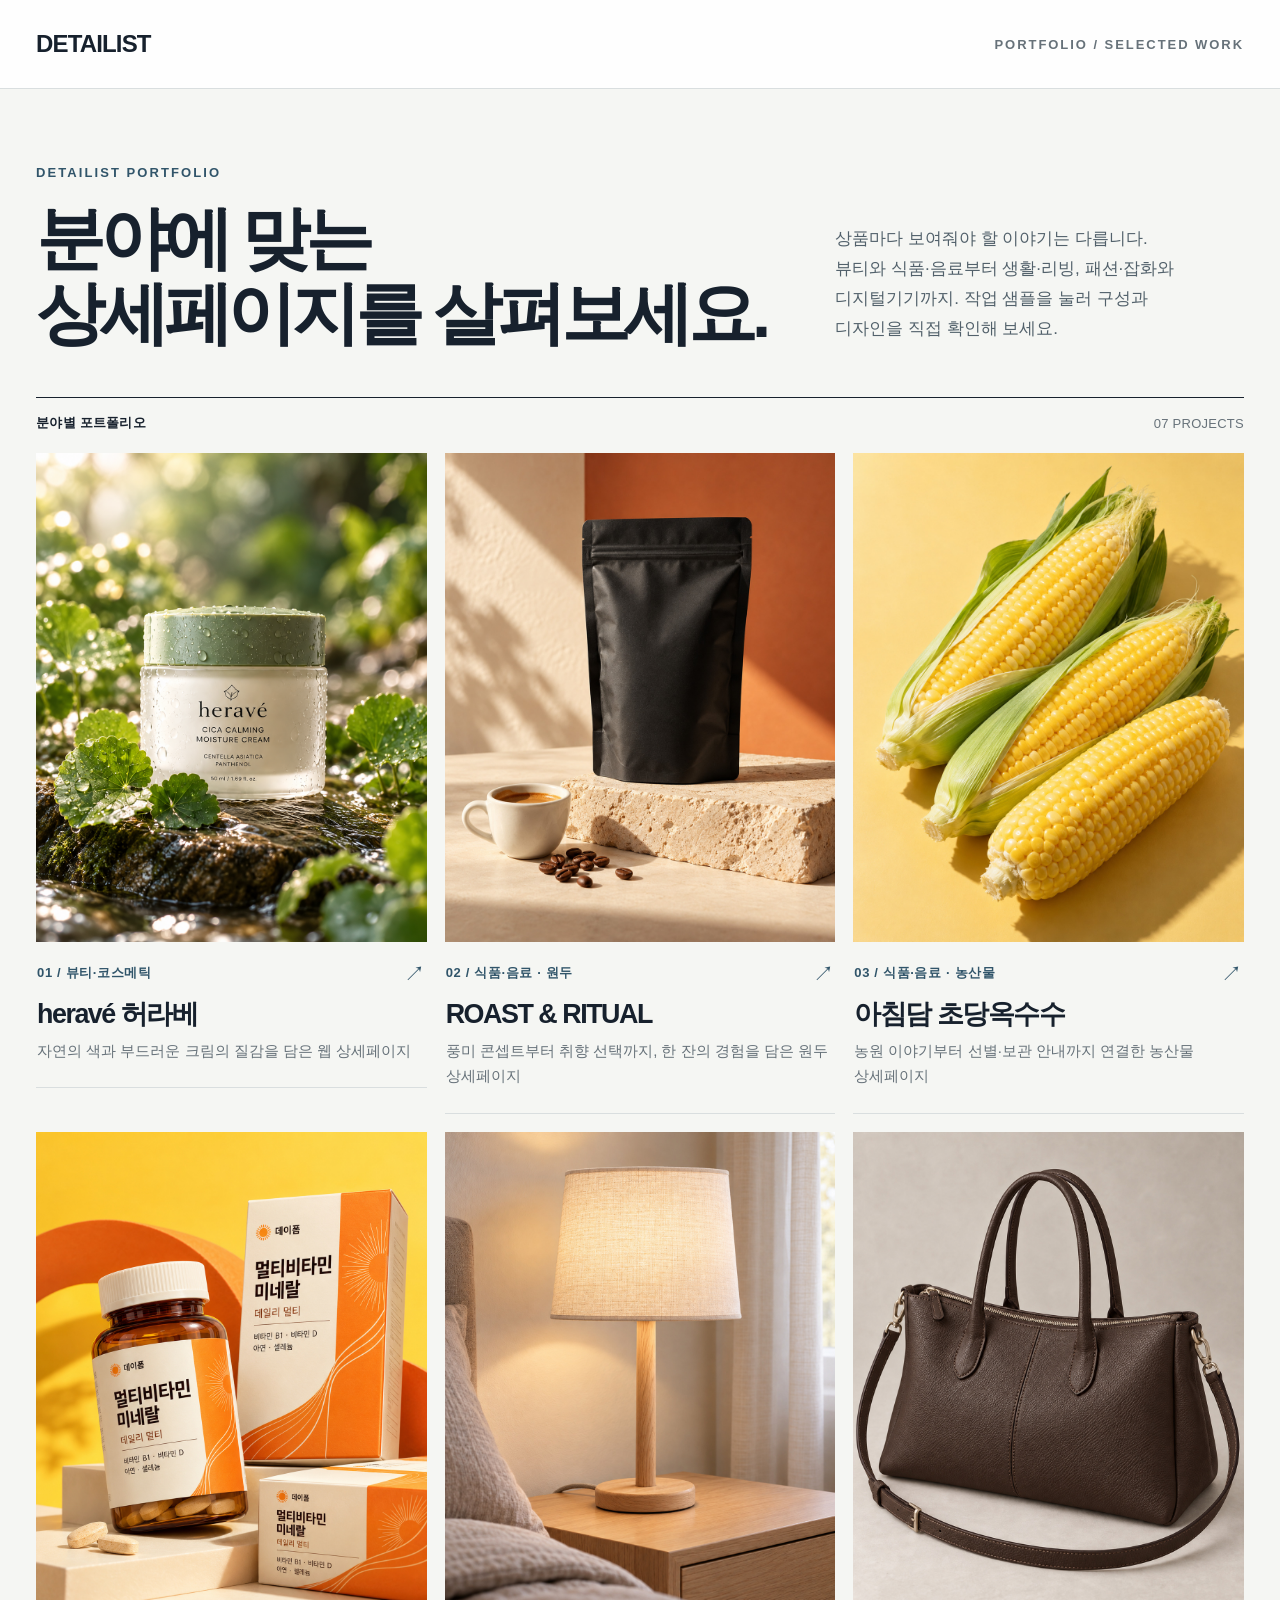
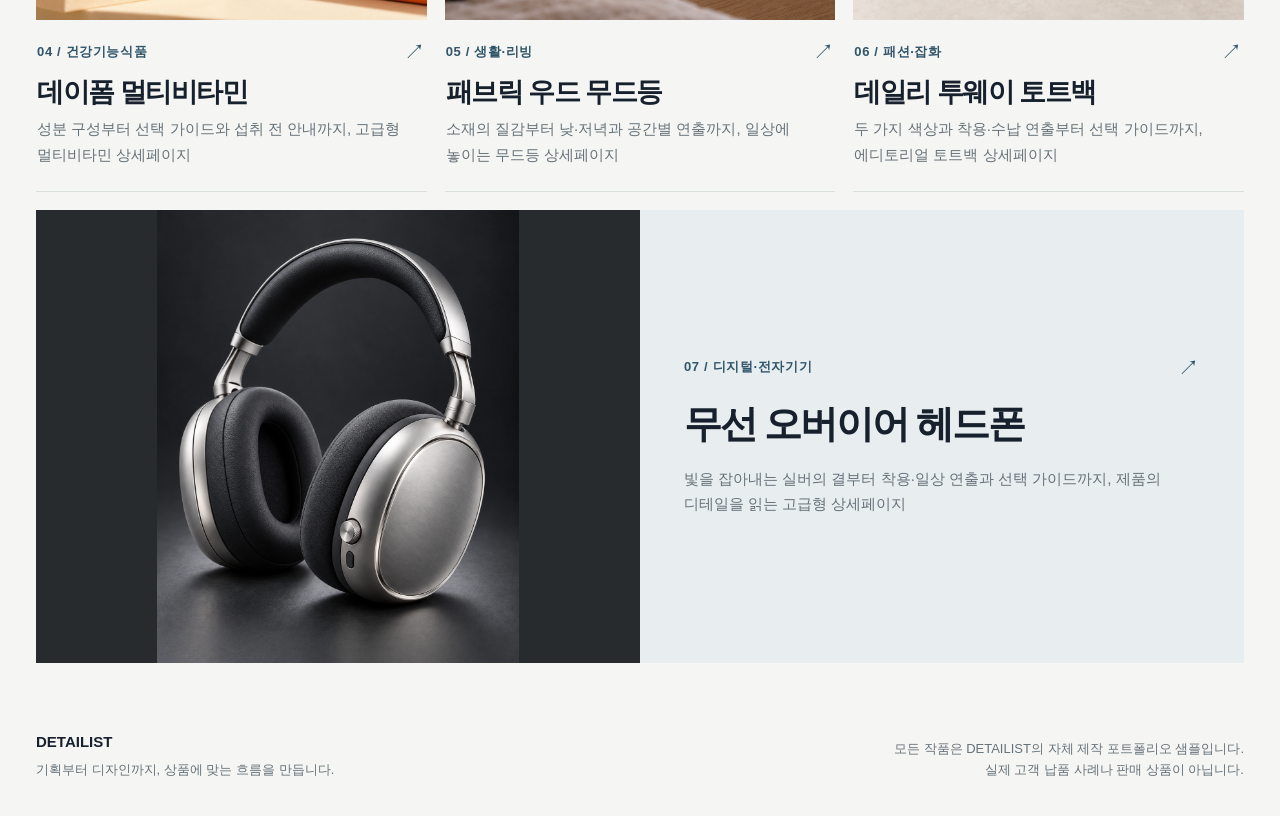
<file: index.html>
<!doctype html>
<html lang="ko"><head><meta charset="utf-8"><meta name="viewport" content="width=device-width,initial-scale=1"><meta name="theme-color" content="#f5f6f3">
<title>DETAILIST 포트폴리오 | 상세페이지 기획·디자인</title>
<meta name="description" content="DETAILIST의 뷰티·식품·음료·건강기능식품·생활리빙·패션잡화·디지털기기 상세페이지 포트폴리오. 일곱 가지 분야의 자체 제작 샘플을 살펴보세요.">
<meta property="og:title" content="DETAILIST | 상세페이지 포트폴리오"><meta property="og:description" content="상품의 이야기를 읽히는 구성과 디자인으로. 뷰티·식품·음료·멀티비타민·무드등·패션잡화·헤드폰 작업 샘플을 확인하세요."><link rel="icon" href="favicon.svg" type="image/svg+xml"><link rel="stylesheet" href="styles.css?v=20261017-headphones"></head>
<body><a class="skip-link" href="#main">본문으로 건너뛰기</a><header class="site-header"><div class="shell"><a class="wordmark" href="./" aria-label="DETAILIST 포트폴리오 홈">DETAILIST</a><span class="header-note">PORTFOLIO / SELECTED WORK</span></div></header>
<main class="shell" id="main">
<section class="intro" aria-labelledby="page-title"><div><span class="eyebrow">DETAILIST PORTFOLIO</span><h1 id="page-title">분야에 맞는<br>상세페이지를 살펴보세요.</h1></div><p>상품마다 보여줘야 할 이야기는 다릅니다. 뷰티와 식품·음료부터 생활·리빙, 패션·잡화와 디지털기기까지. 작업 샘플을 눌러 구성과 디자인을 직접 확인해 보세요.</p></section>
<div class="work-count"><span>분야별 포트폴리오</span><span>07 PROJECTS</span></div>
<section class="work-grid work-grid--six work-grid--seven" aria-label="분야별 상세페이지 포트폴리오">
<a class="work-card beauty" href="beauty.html"><div class="work-image"><img src="herave-hero-v03.png" alt="허라베 시카 수분 크림과 싱그러운 초록 잎의 브랜드 콘셉트" width="1122" height="1402" fetchpriority="high"></div><div class="work-info"><div class="work-top"><span>01 / 뷰티·코스메틱</span><b aria-hidden="true">↗</b></div><h2>heravé 허라베</h2><p>자연의 색과 부드러운 크림의 질감을 담은 웹 상세페이지</p></div></a>
<a class="work-card coffee" href="coffee.html"><div class="work-image"><img src="coffee-cover-v01.jpg" alt="Roast &amp; Ritual 원두 샘플의 검정 패키지와 커피잔" width="1000" height="1250" fetchpriority="high"></div><div class="work-info"><div class="work-top"><span>02 / 식품·음료 · 원두</span><b aria-hidden="true">↗</b></div><h2>ROAST &amp; RITUAL</h2><p>풍미 콘셉트부터 취향 선택까지, 한 잔의 경험을 담은 원두 상세페이지</p></div></a>
<a class="work-card corn" href="corn.html"><div class="work-image"><img src="corn-cover-v07.jpg" alt="아침담 초당옥수수 샘플의 노란 옥수수와 초록 껍질" width="1000" height="1250" loading="lazy"></div><div class="work-info"><div class="work-top"><span>03 / 식품·음료 · 농산물</span><b aria-hidden="true">↗</b></div><h2>아침담 초당옥수수</h2><p>농원 이야기부터 선별·보관 안내까지 연결한 농산물 상세페이지</p></div></a>
<a class="work-card supplement" href="supplement.html"><div class="work-image"><img src="dayform/hero-v05.jpg" alt="데이폼 앰버 영양제 용기와 정돈된 한글 라벨, 오렌지 곡선 패키지" width="1122" height="1402" loading="lazy"></div><div class="work-info"><div class="work-top"><span>04 / 건강기능식품</span><b aria-hidden="true">↗</b></div><h2>데이폼 멀티비타민</h2><p>성분 구성부터 선택 가이드와 섭취 전 안내까지, 고급형 멀티비타민 상세페이지</p></div></a>
<a class="work-card living" href="living.html"><div class="work-image"><img src="living/hero-v06.jpg" alt="오프화이트 패브릭 갓과 우드 톤 받침의 따뜻한 탁상 무드등" width="1122" height="1402" loading="lazy"></div><div class="work-info"><div class="work-top"><span>05 / 생활·리빙</span><b aria-hidden="true">↗</b></div><h2>패브릭 우드 무드등</h2><p>소재의 질감부터 낮·저녁과 공간별 연출까지, 일상에 놓이는 무드등 상세페이지</p></div></a>
<a class="work-card fashion" href="fashion.html"><div class="work-image"><img src="tote/espresso-v02.jpg" alt="샴페인 톤 장식과 깊은 에스프레소 브라운의 투웨이 토트백" width="1122" height="1402" loading="lazy"></div><div class="work-info"><div class="work-top"><span>06 / 패션·잡화</span><b aria-hidden="true">↗</b></div><h2>데일리 투웨이 토트백</h2><p>두 가지 색상과 착용·수납 연출부터 선택 가이드까지, 에디토리얼 토트백 상세페이지</p></div></a>
<a class="work-card headphones" href="headphones.html"><div class="work-image"><img src="headphones/hero-v03.jpg" alt="브러시드 실버 이어컵과 입체 테두리, 차콜 패드의 무선 오버이어 헤드폰" width="1122" height="1402" loading="lazy"></div><div class="work-info"><div class="work-top"><span>07 / 디지털·전자기기</span><b aria-hidden="true">↗</b></div><h2>무선 오버이어 헤드폰</h2><p>빛을 잡아내는 실버의 결부터 착용·일상 연출과 선택 가이드까지, 제품의 디테일을 읽는 고급형 상세페이지</p></div></a>
</section></main>
<footer class="footer shell"><div><strong>DETAILIST</strong>기획부터 디자인까지, 상품에 맞는 흐름을 만듭니다.</div><span>모든 작품은 DETAILIST의 자체 제작 포트폴리오 샘플입니다.<br>실제 고객 납품 사례나 판매 상품이 아닙니다.</span></footer>
</body></html>
</file>
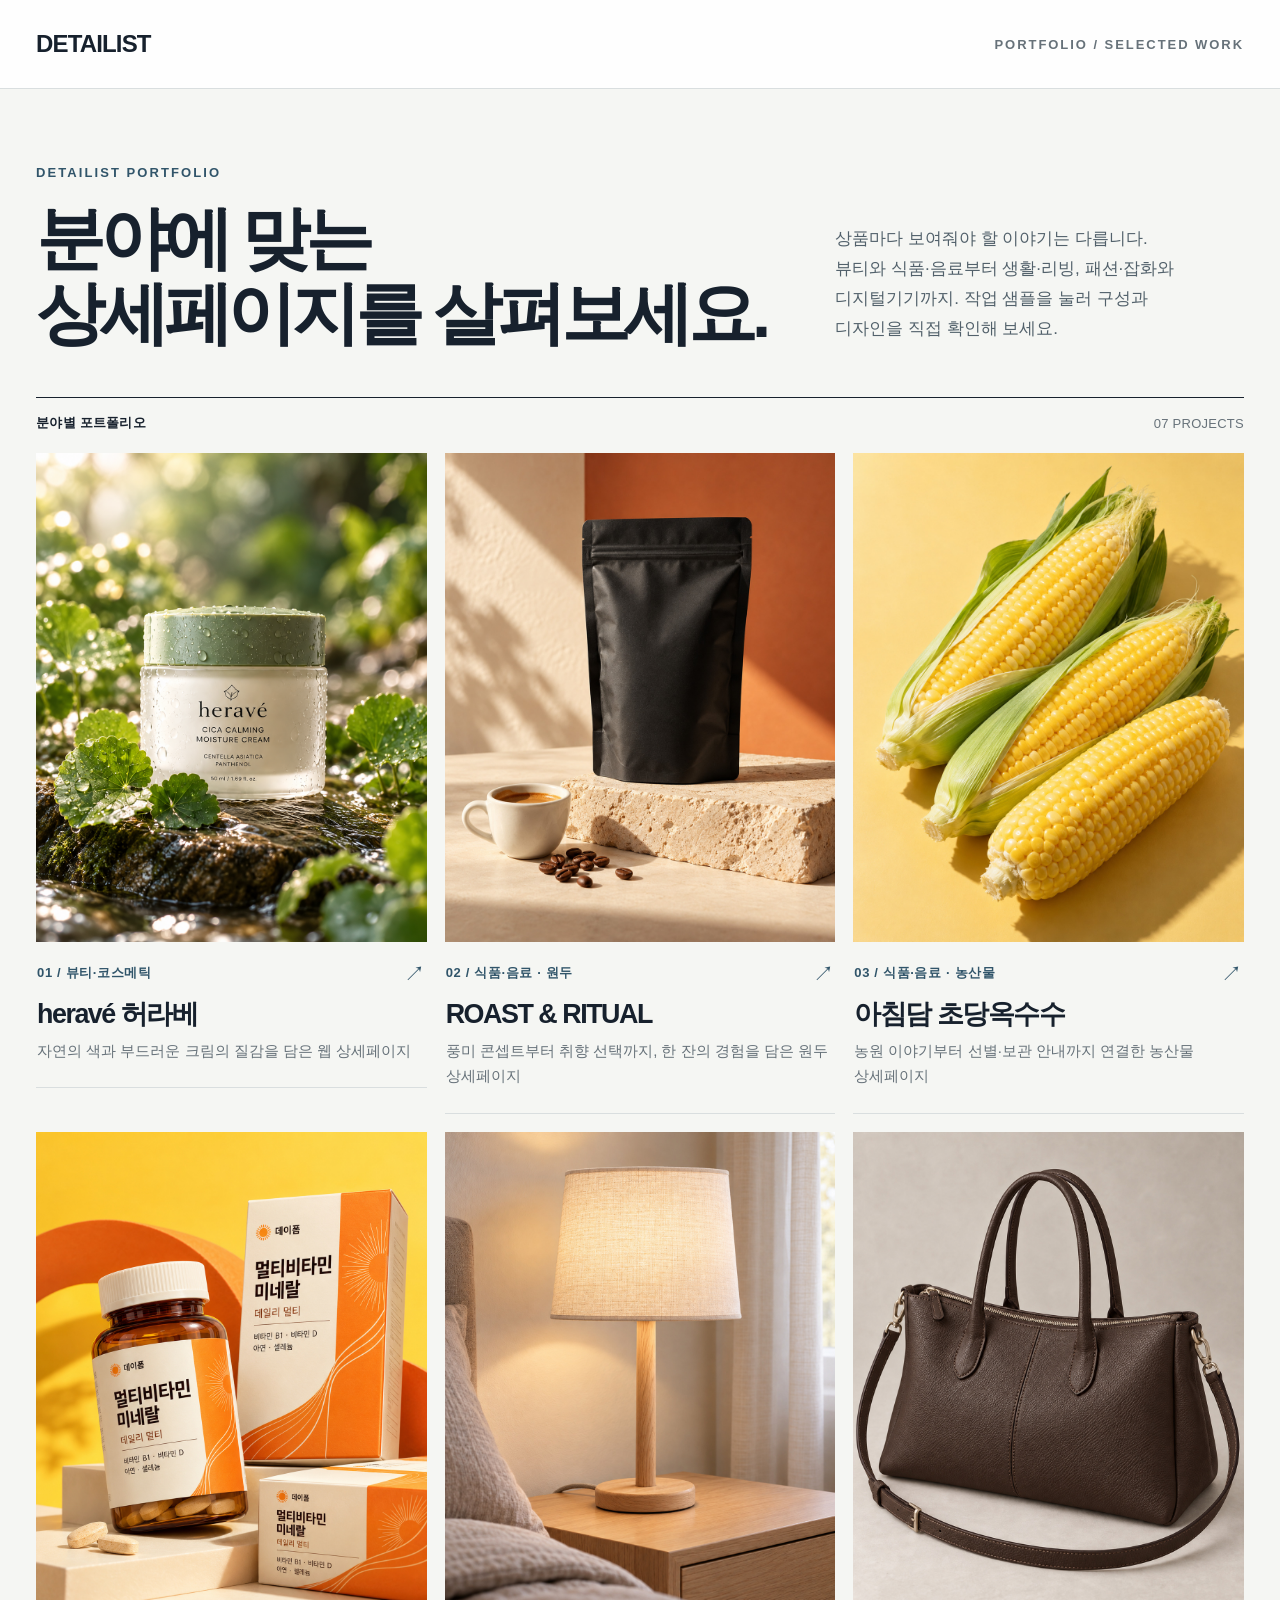
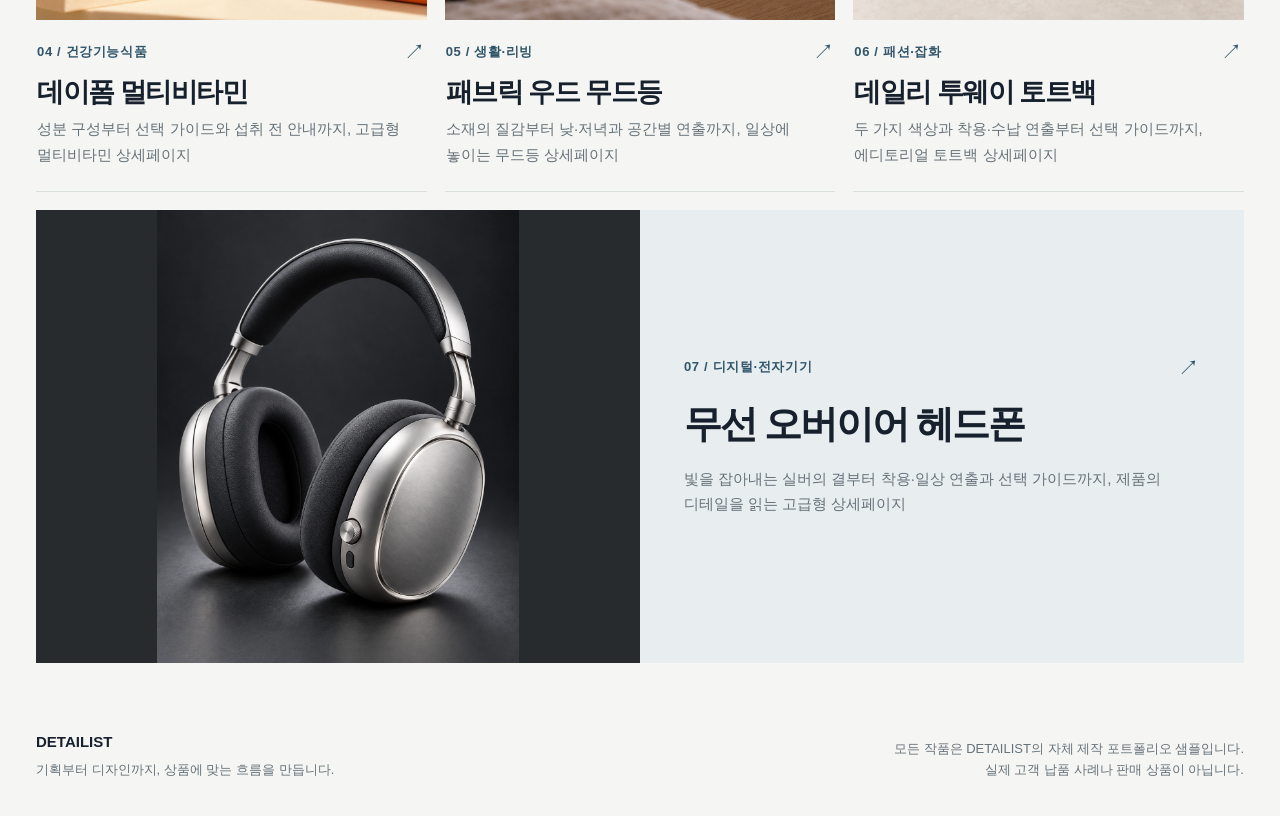
<file: preview-v1/index.html>
<!doctype html><html lang="ko"><head><meta charset="utf-8"><meta name="viewport" content="width=device-width,initial-scale=1"><title>DETAILIST 포트폴리오</title><meta name="robots" content="noindex"><meta http-equiv="refresh" content="0;url=../"><link rel="stylesheet" href="../styles.css?v=20261016-detailist1"></head><body><main class="shell retired-page"><span class="eyebrow">DETAILIST PORTFOLIO</span><h1>새 포트폴리오에서<br>만나요.</h1><p>이전 미리보기는 새 포트폴리오로 통합되었습니다.</p><a class="back-link" href="../">현재 포트폴리오 보기 →</a></main></body></html>
</file>
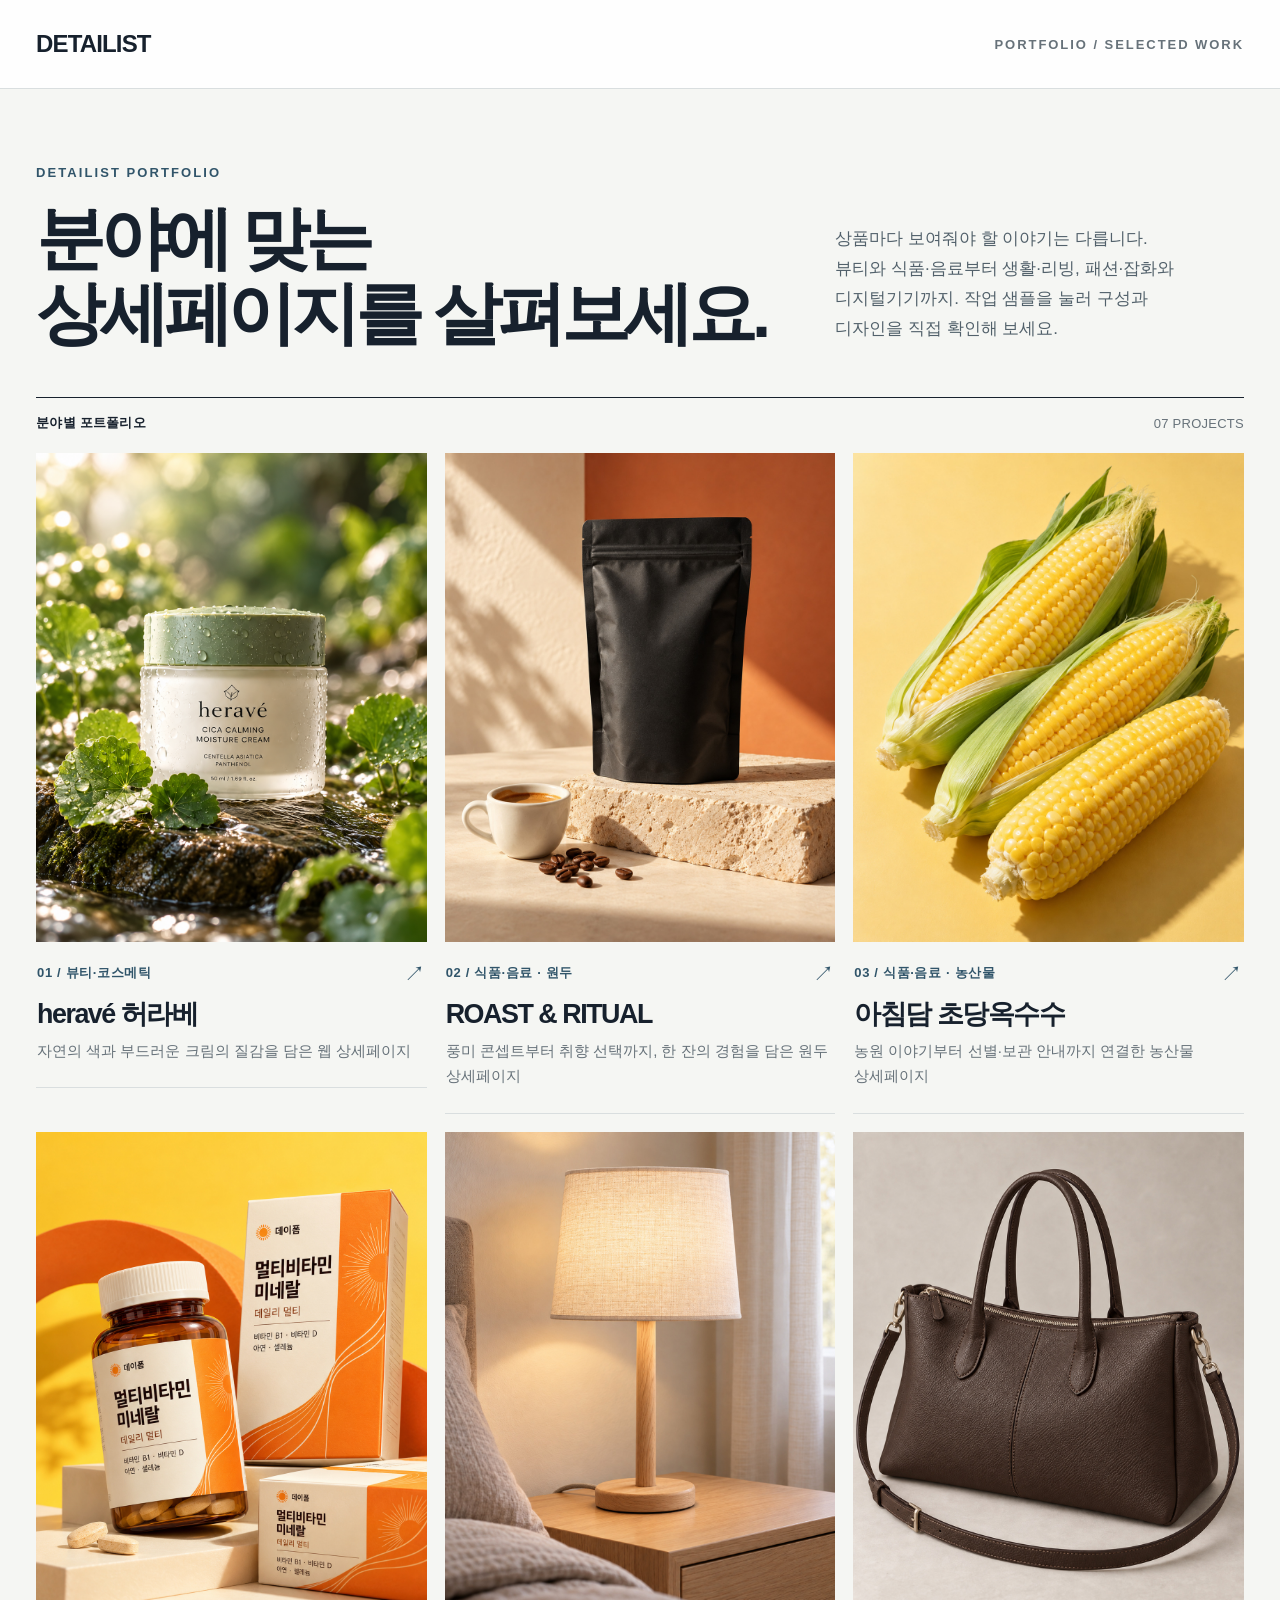
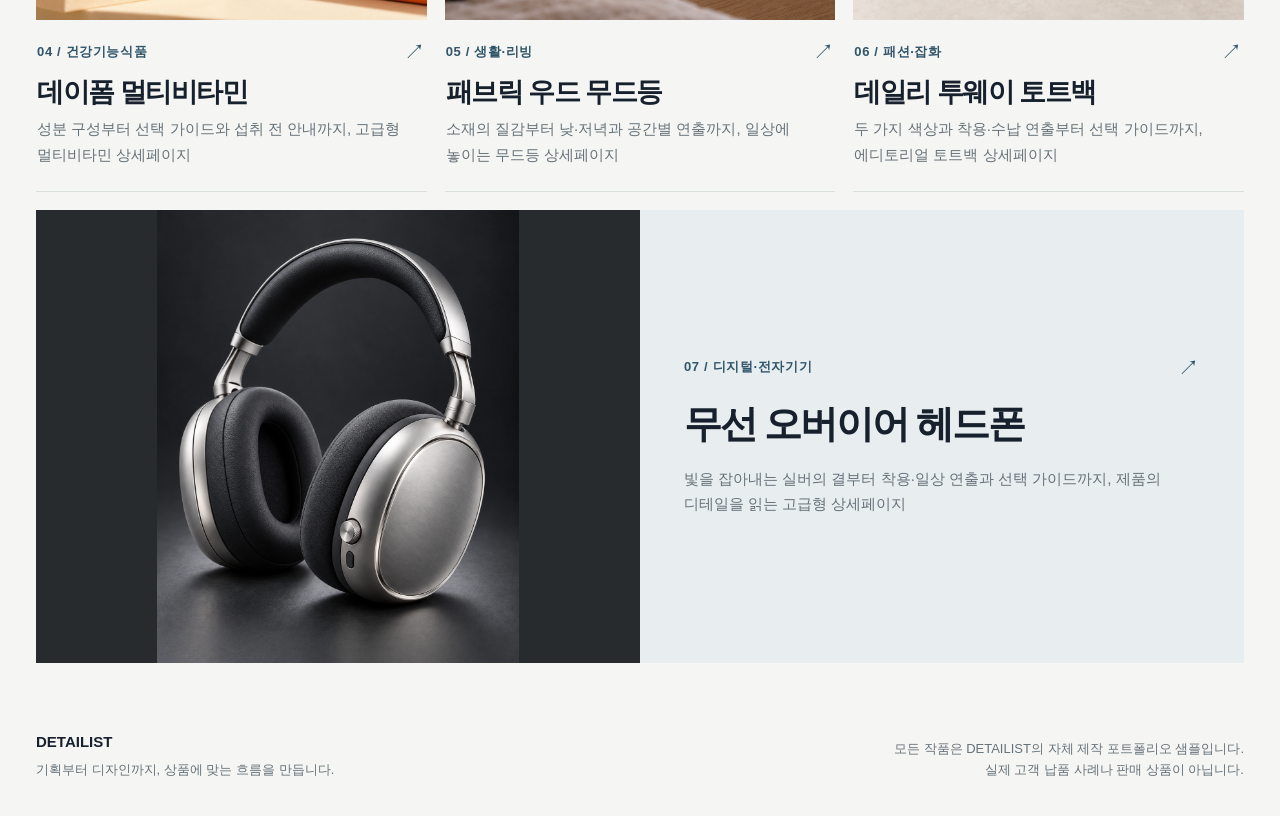
<file: preview-v1/projects/vending/index.html>
<!doctype html><html lang="ko"><head><meta charset="utf-8"><meta name="viewport" content="width=device-width,initial-scale=1"><title>DETAILIST 포트폴리오</title><meta name="robots" content="noindex"><meta http-equiv="refresh" content="0;url=../../../"><link rel="stylesheet" href="../../../styles.css?v=20261016-detailist1"></head><body><main class="shell retired-page"><span class="eyebrow">DETAILIST PORTFOLIO</span><h1>새 포트폴리오에서<br>만나요.</h1><p>이전 미리보기는 새 포트폴리오로 통합되었습니다.</p><a class="back-link" href="../../../">현재 포트폴리오 보기 →</a></main></body></html>
</file>
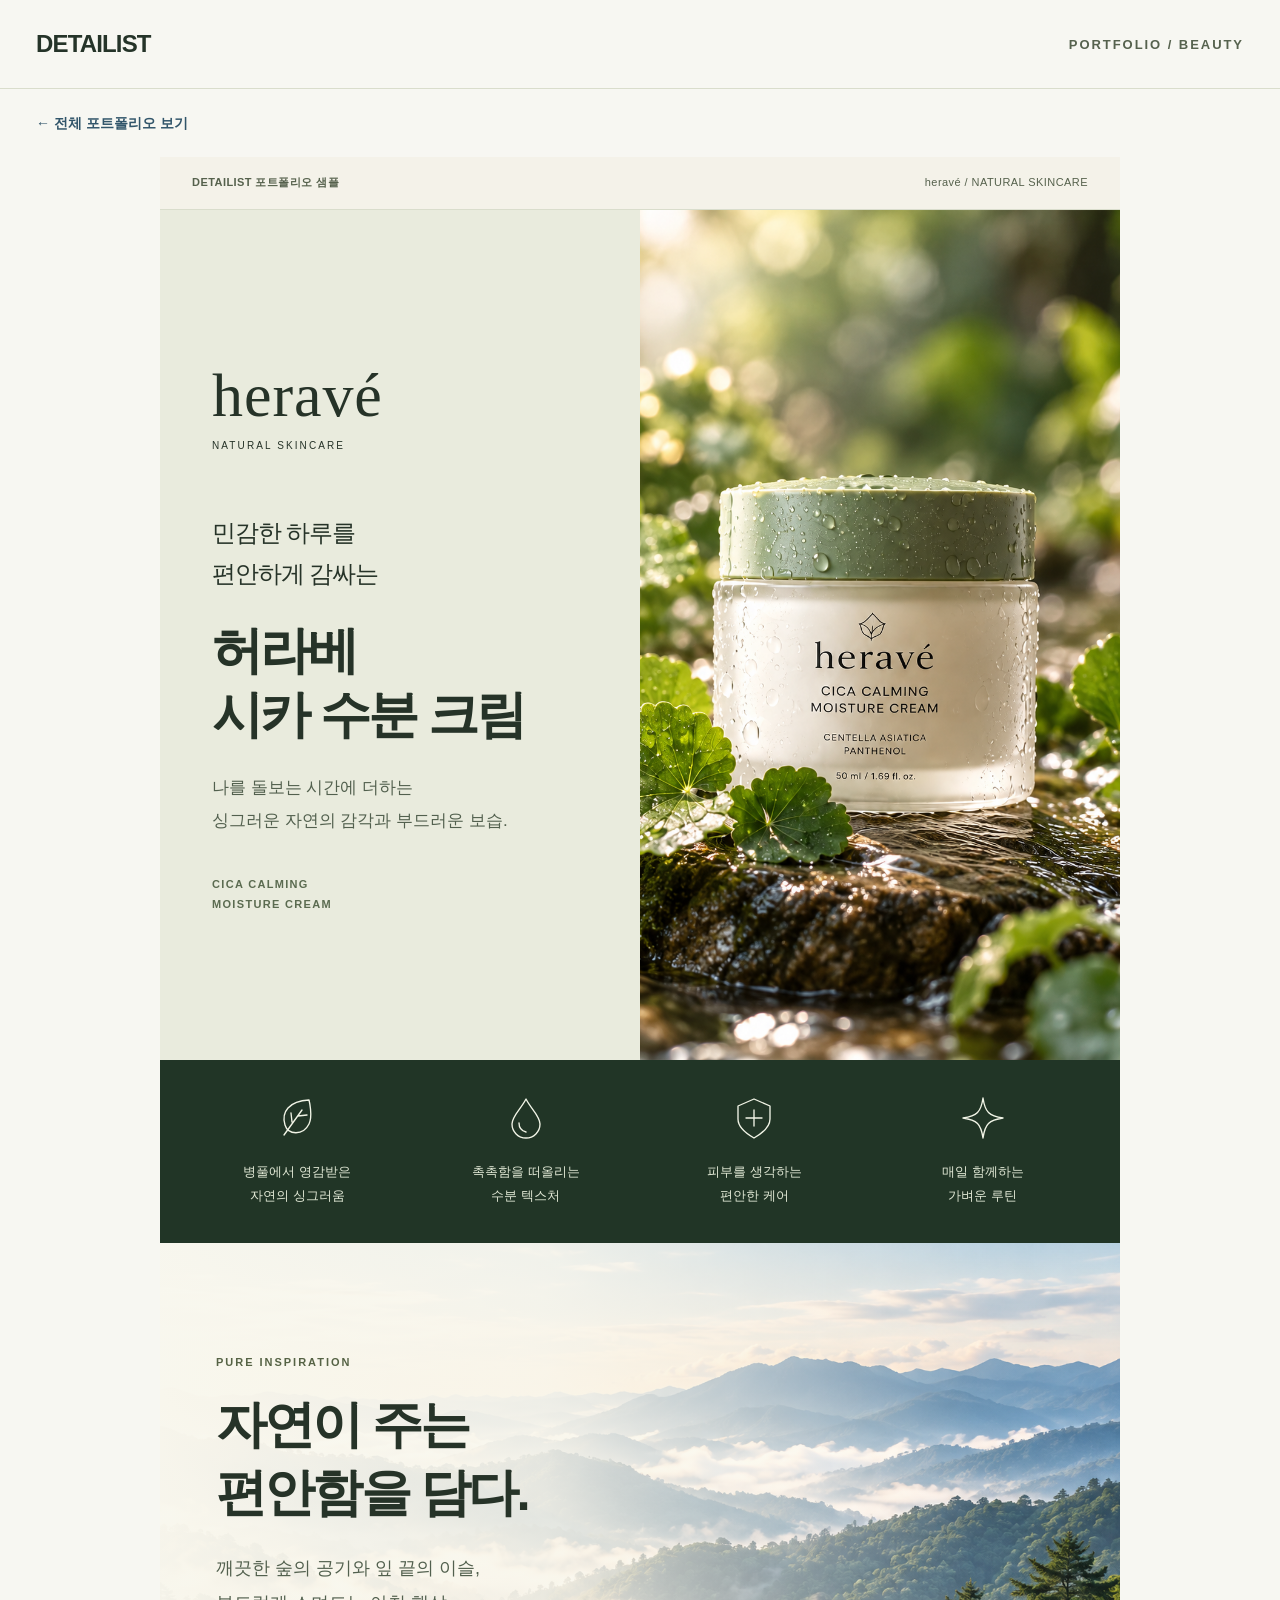
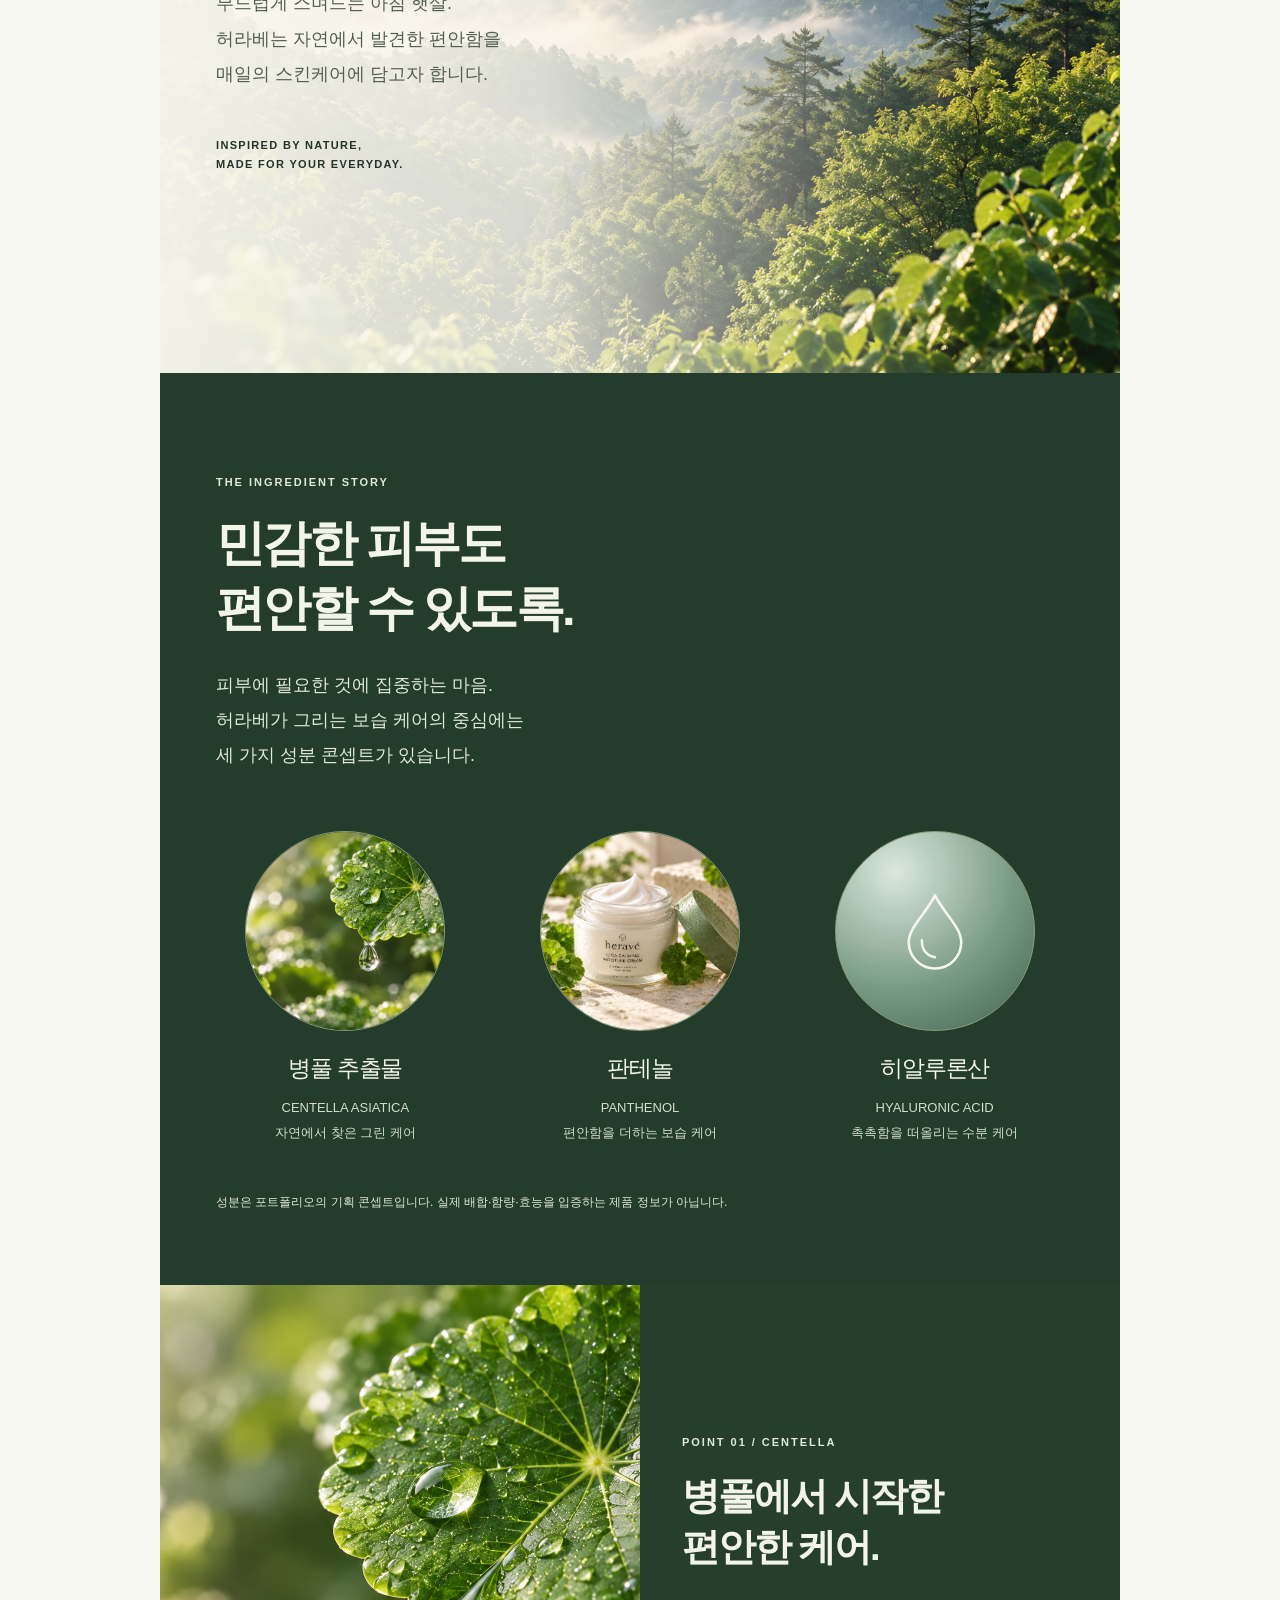
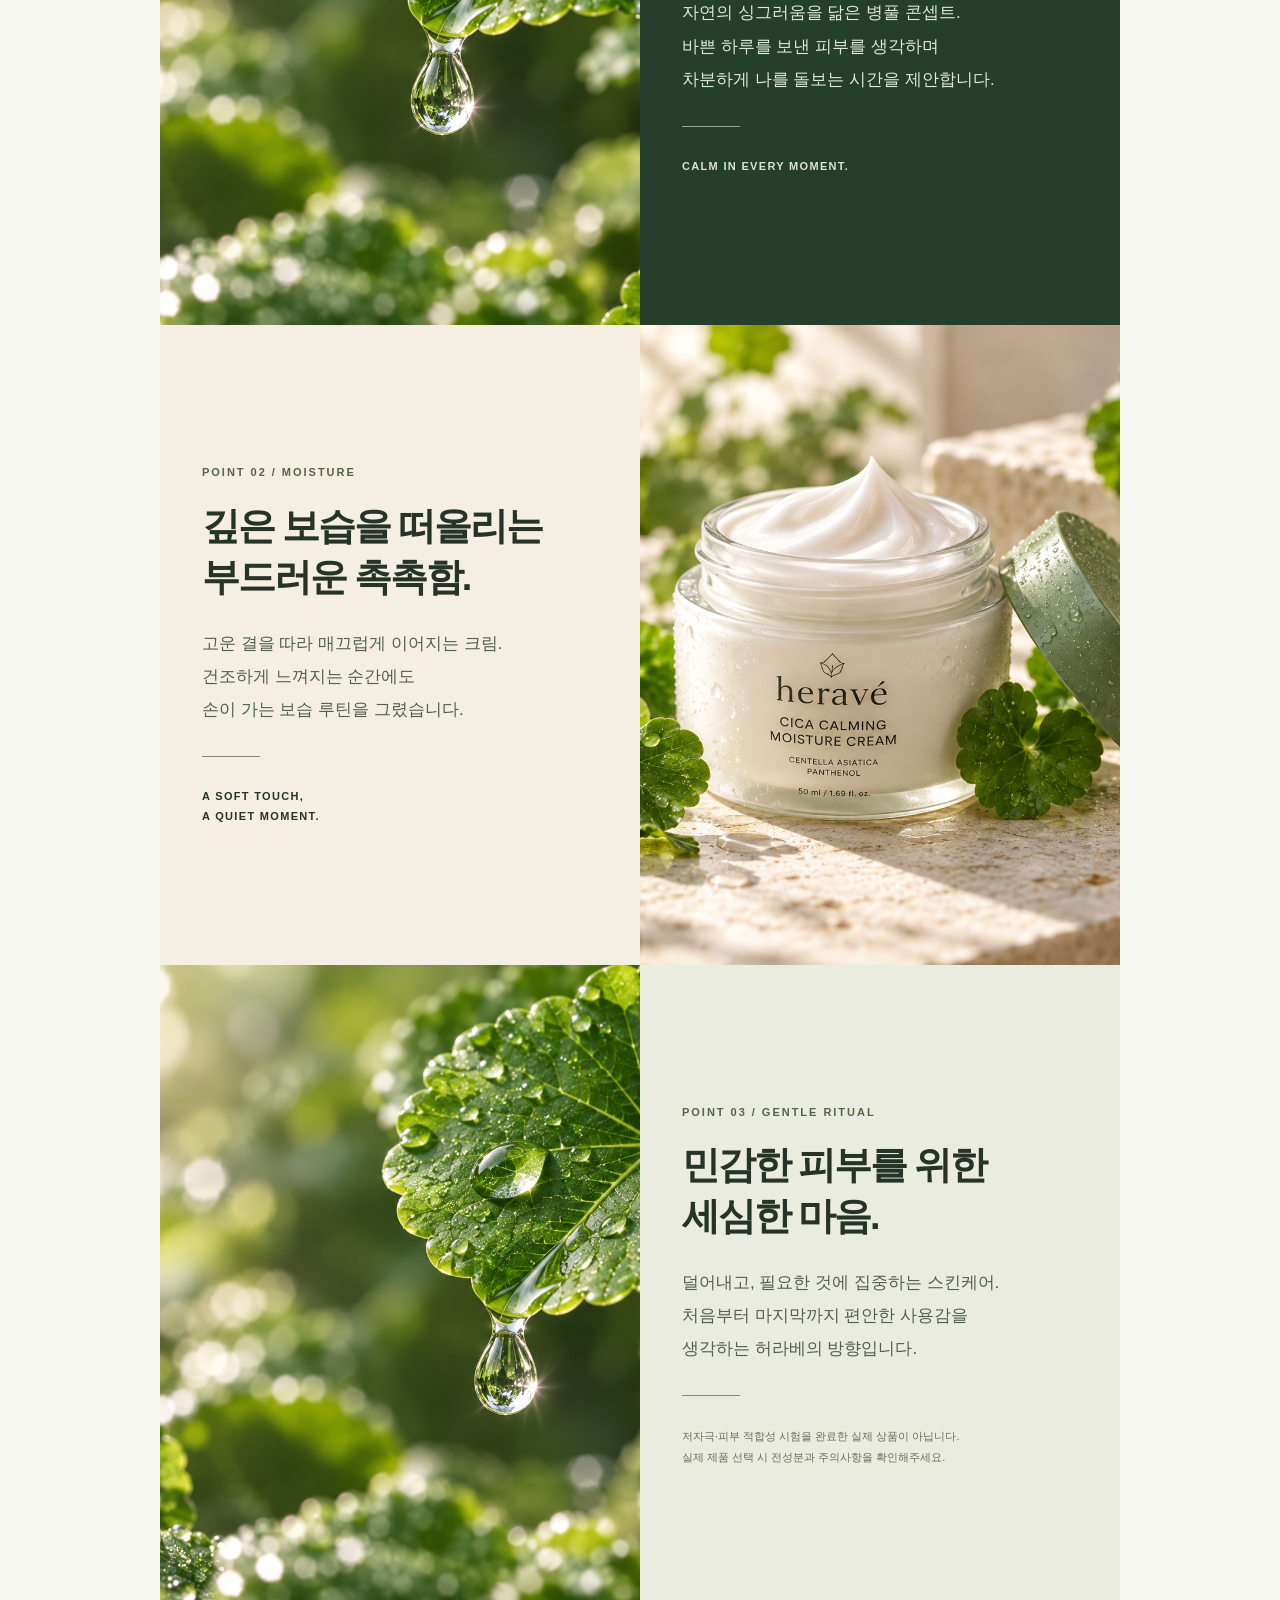
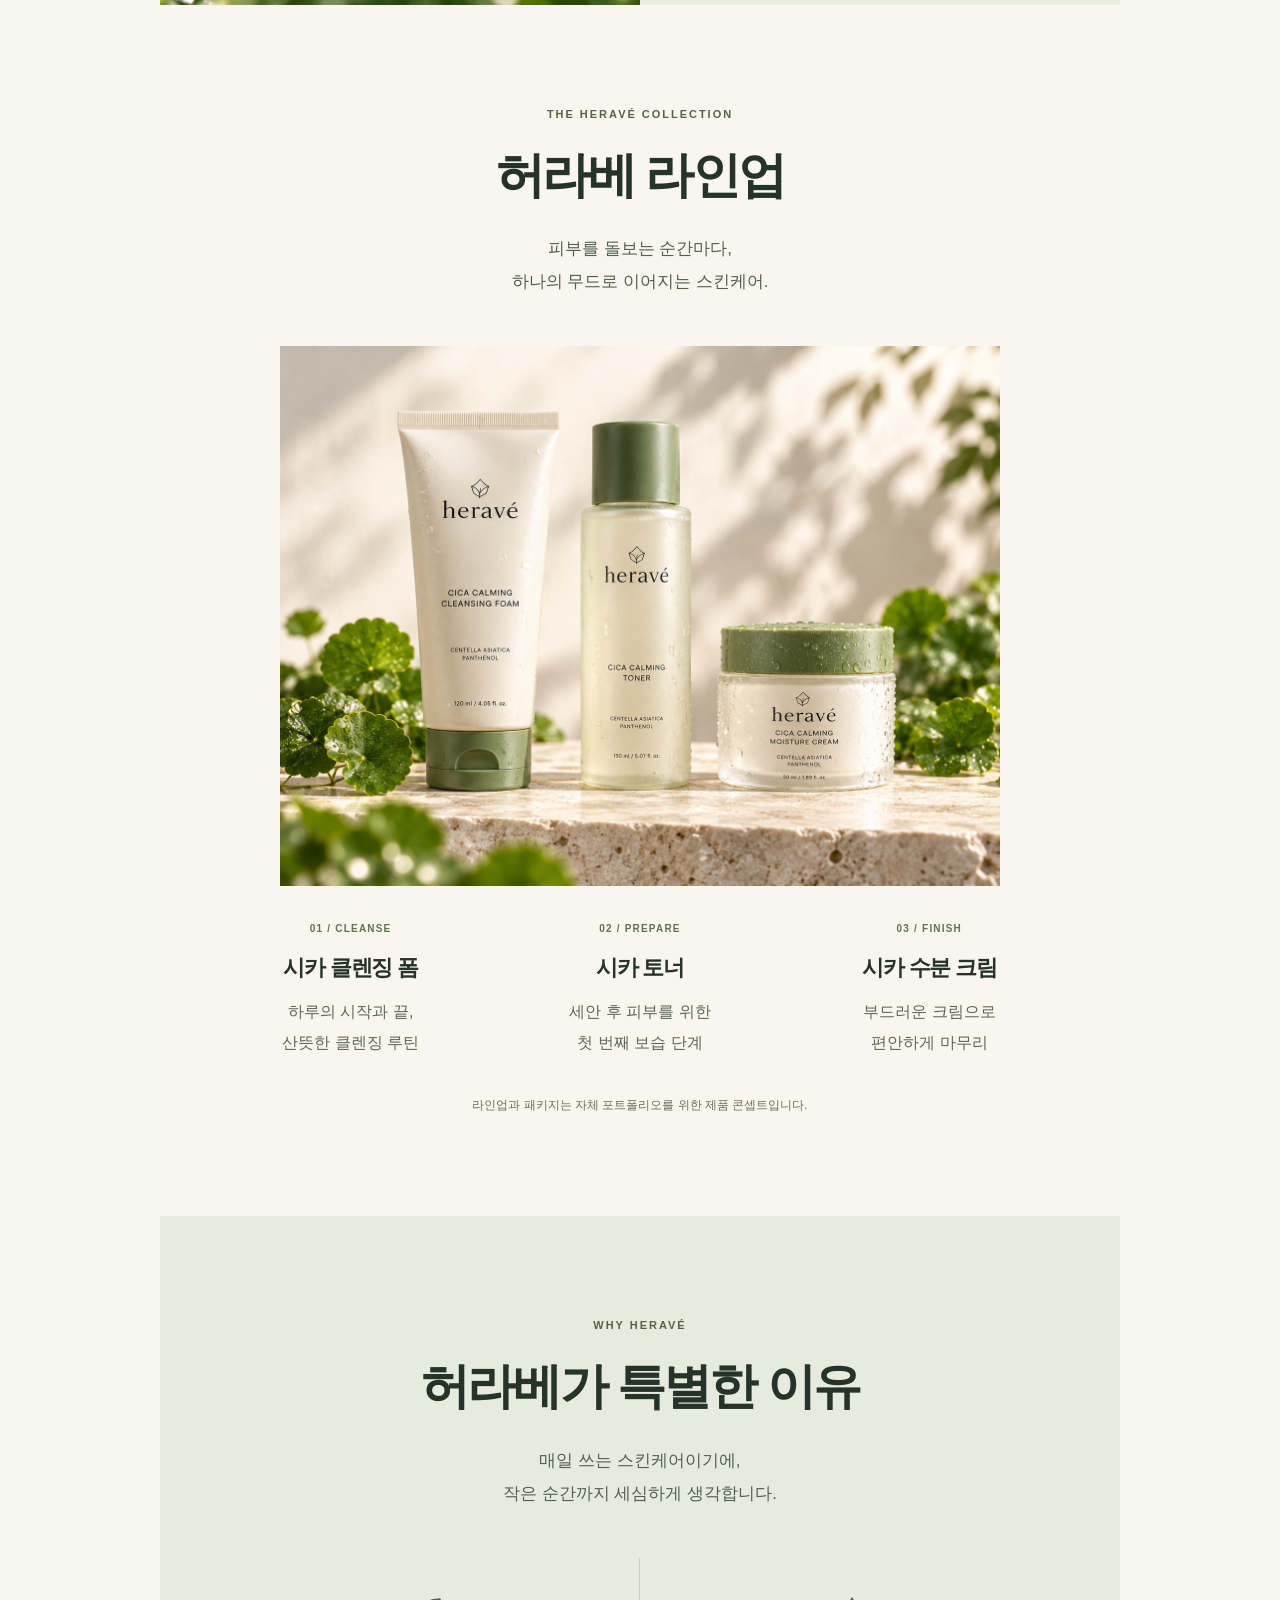
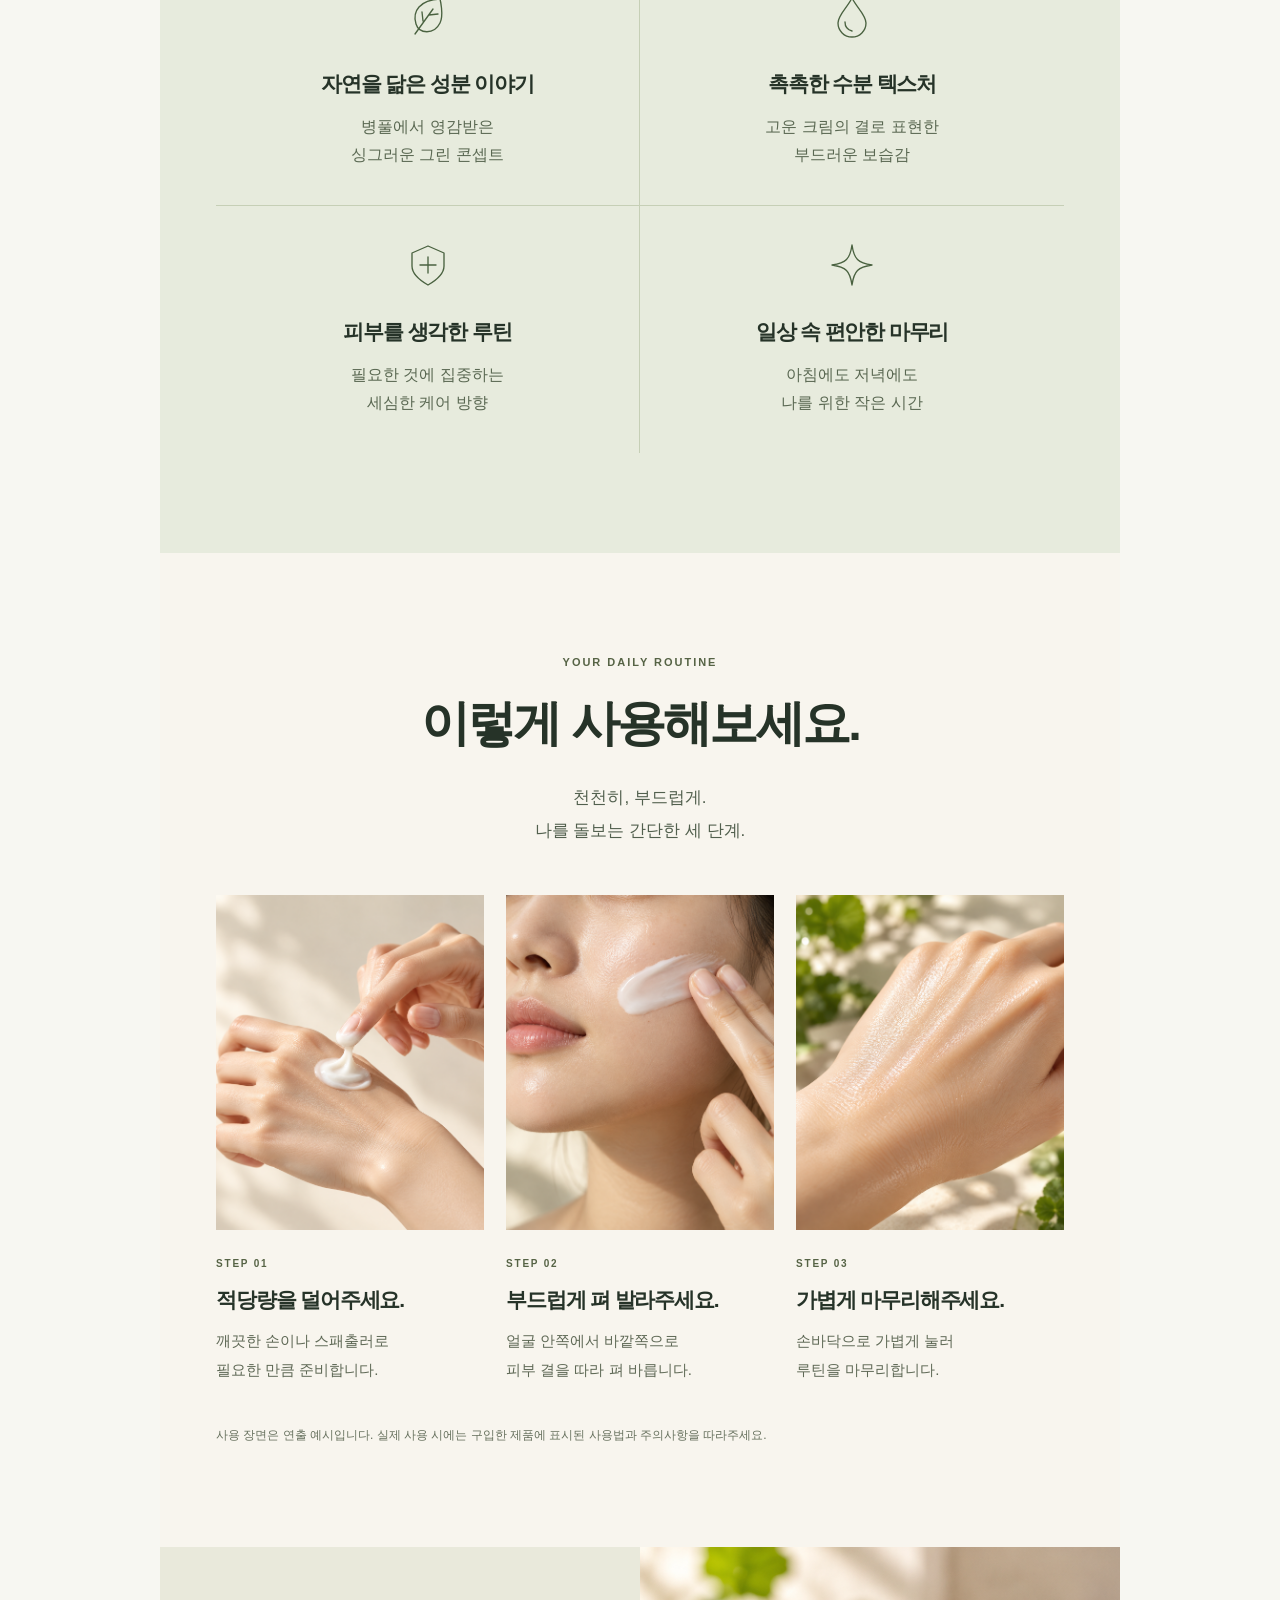
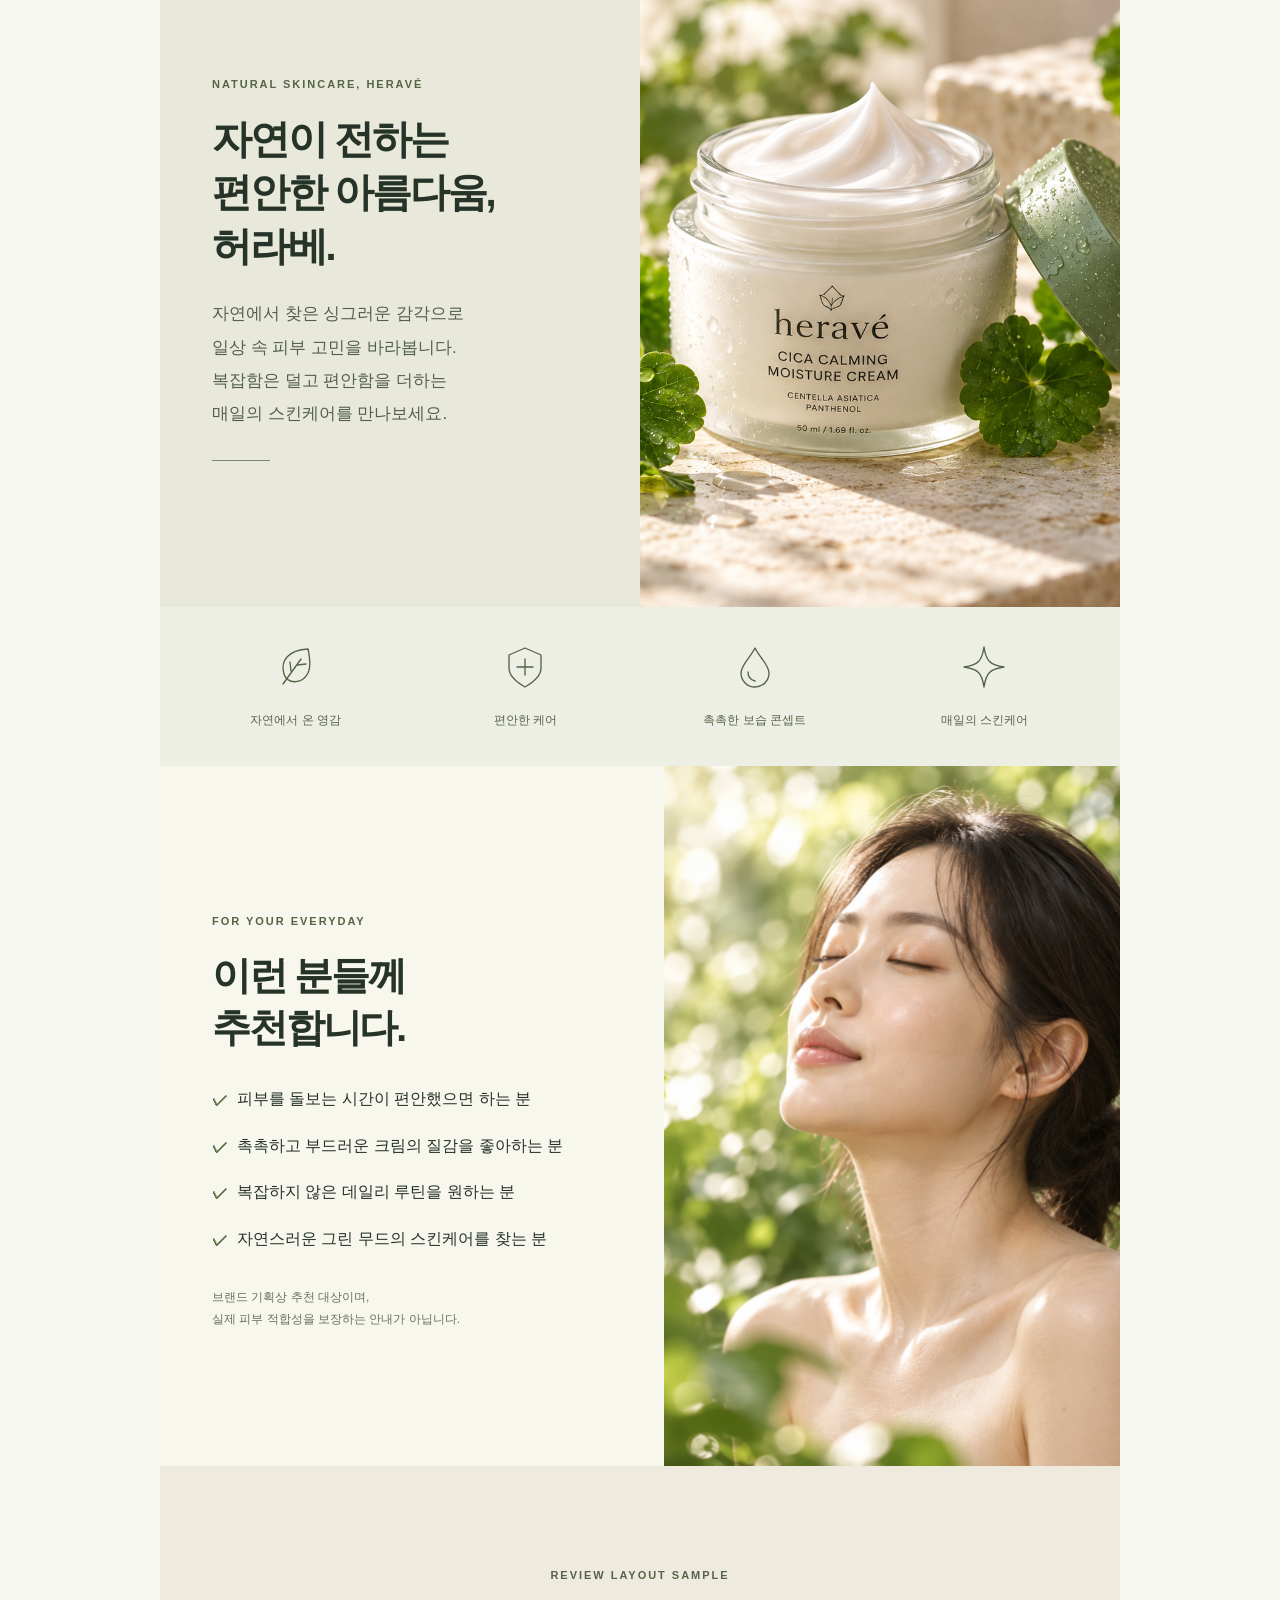
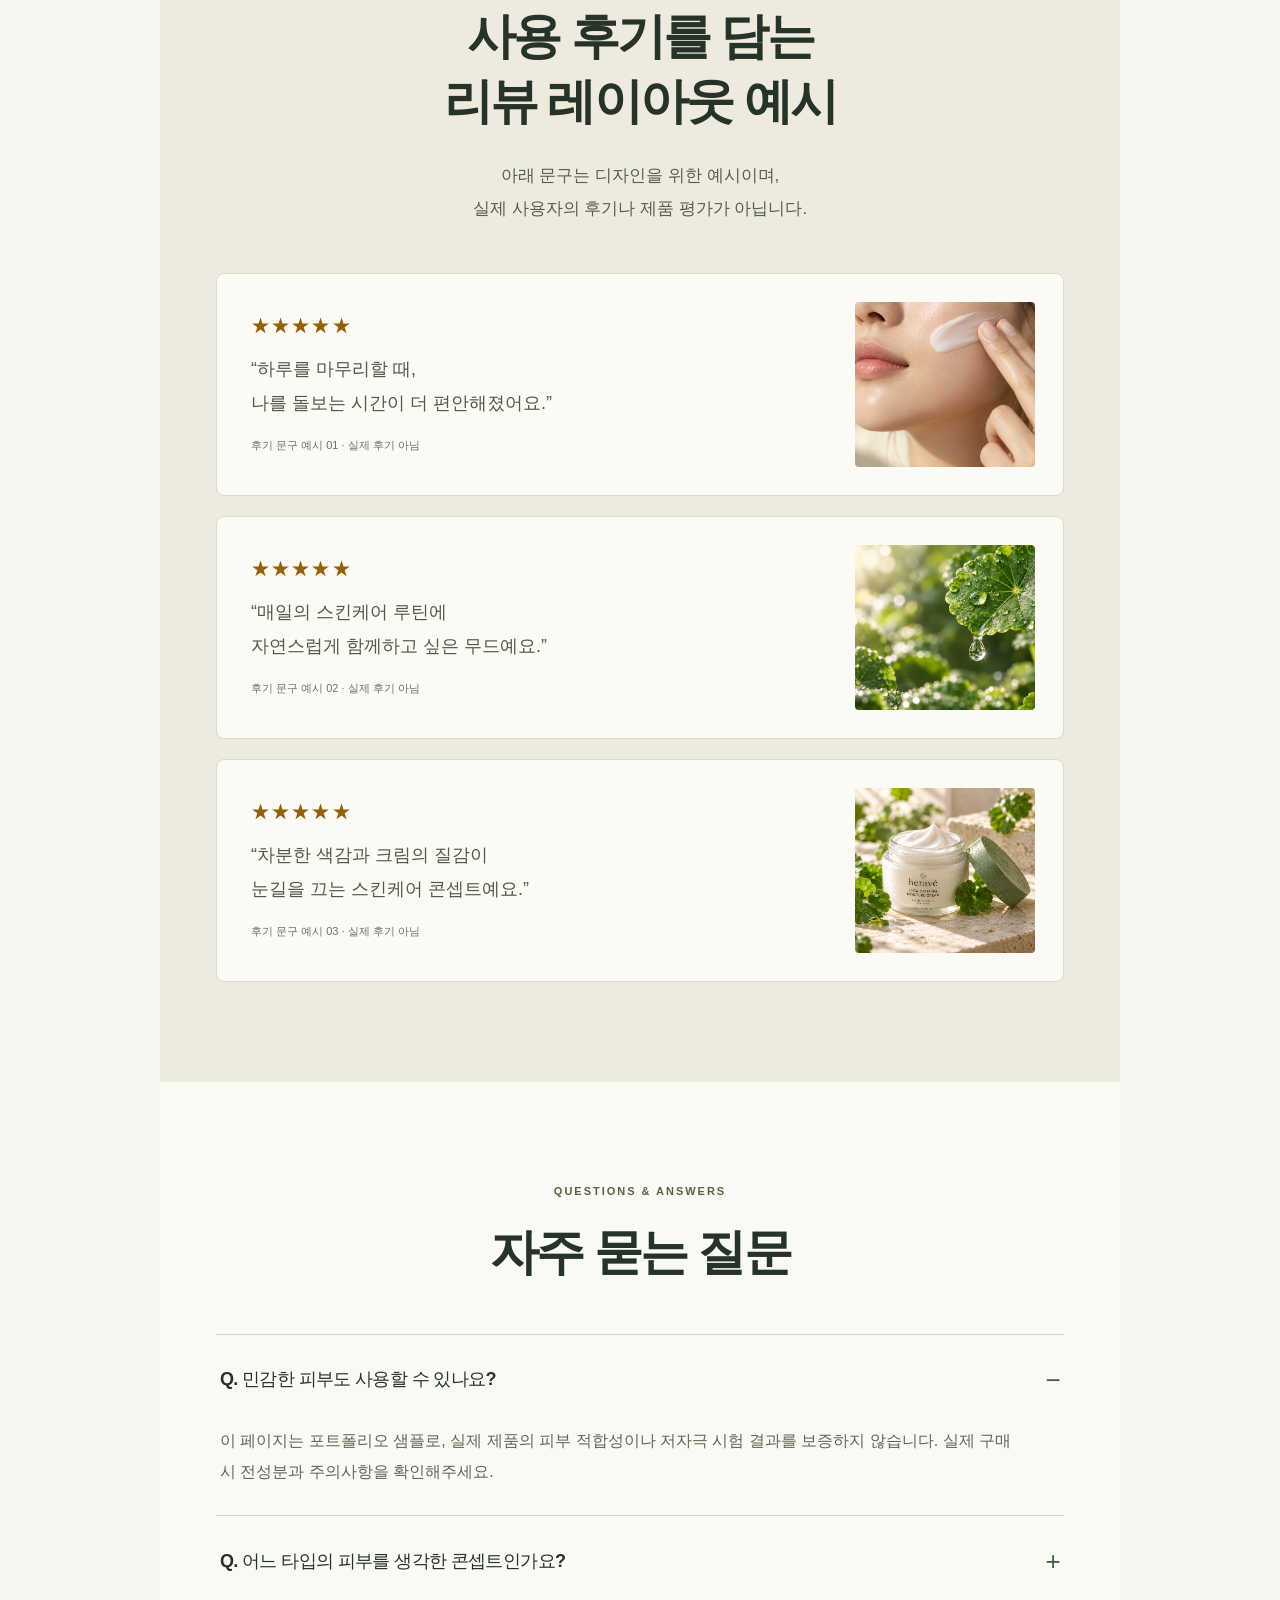
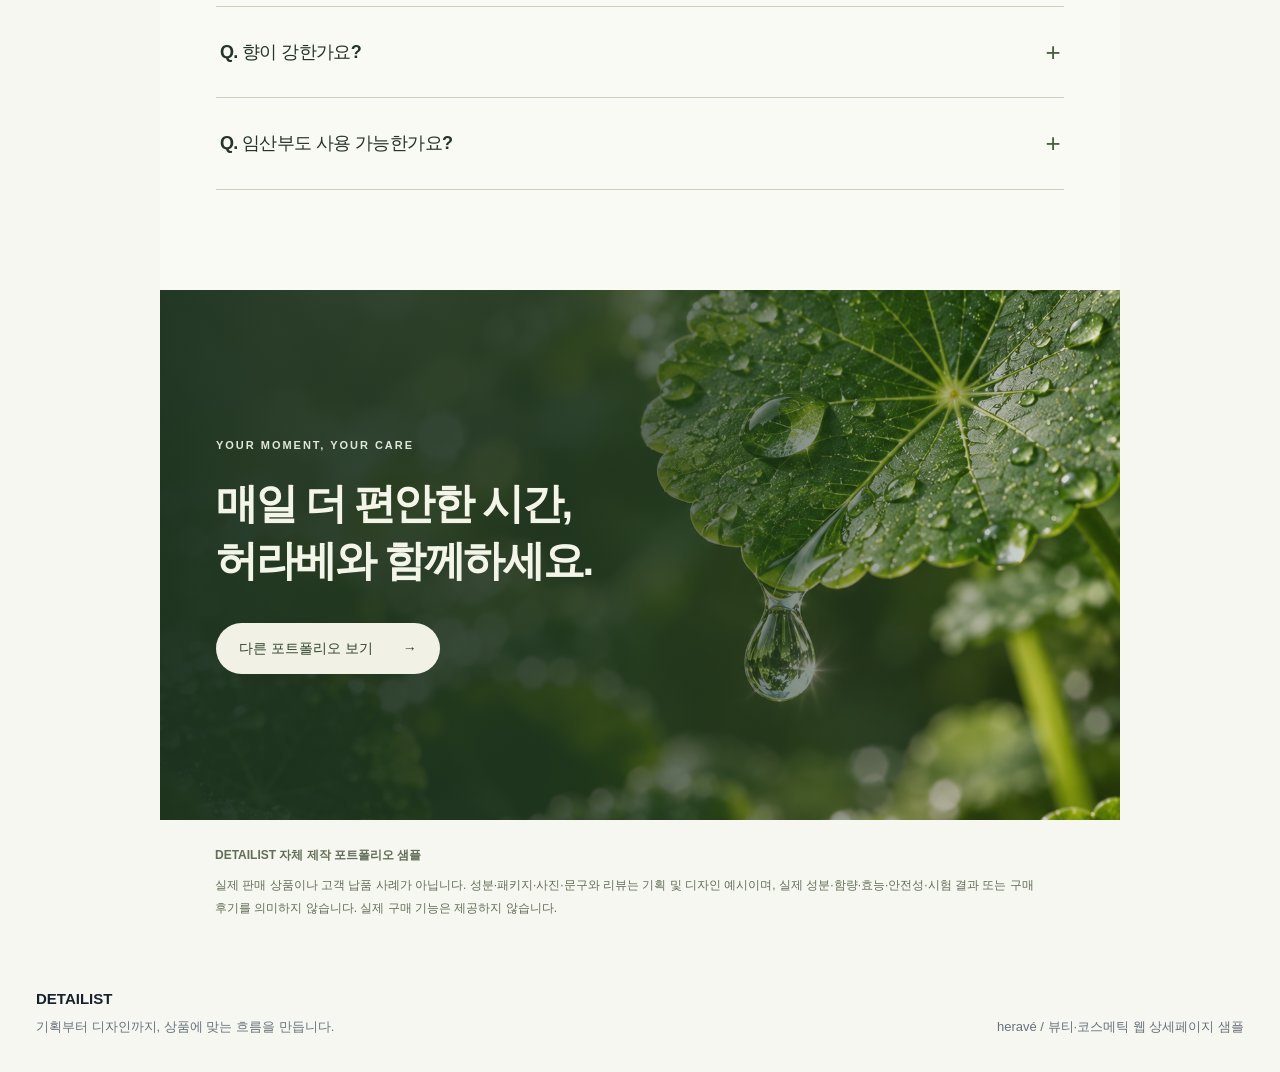
<file: beauty.html>
<!doctype html>
<html lang="ko">
<head>
<meta charset="utf-8"><meta name="viewport" content="width=device-width,initial-scale=1"><meta name="theme-color" content="#273c29">
<title>허라베 heravé | DETAILIST 뷰티 포트폴리오</title>
<meta name="description" content="허라베 시카 수분 크림의 브랜드 이야기, 성분 콘셉트, 3가지 포인트, 라인업, 사용법, 추천 대상과 FAQ까지 이어지는 DETAILIST의 자체 웹 상세페이지 샘플.">
<link rel="icon" href="favicon.svg" type="image/svg+xml"><link rel="stylesheet" href="styles.css?v=20261016-detailist2"><link rel="stylesheet" href="herave-full-v03.css?v=20261016-full3">
</head>
<body class="herave-page">
<a class="skip-link" href="#main">본문으로 건너뛰기</a>
<header class="site-header"><div class="shell"><a class="wordmark" href="./" aria-label="DETAILIST 포트폴리오 홈">DETAILIST</a><span class="header-note">PORTFOLIO / BEAUTY</span></div></header>
<nav class="detail-nav shell" aria-label="돌아가기"><a class="back-link" href="./">← 전체 포트폴리오 보기</a></nav>
<svg class="h-symbols" xmlns="http://www.w3.org/2000/svg" aria-hidden="true"><defs>
<symbol id="leaf" viewBox="0 0 48 48"><path d="M36 6C16 7 8 18 12 31c3 10 18 11 24-1 4-8 0-24 0-24Z"/><path d="m11 41 18-25M19 28l-1-9m7 3 9-1"/></symbol>
<symbol id="drop" viewBox="0 0 48 48"><path d="M24 5C19 15 10 22 10 30a14 14 0 0 0 28 0C38 22 29 15 24 5Z"/><path d="M17 29c0 6 3 8 7 9"/></symbol>
<symbol id="shield" viewBox="0 0 48 48"><path d="m24 5 16 7v13c0 9-9 15-16 19C17 40 8 34 8 25V12L24 5Z"/><path d="M24 16v16m-8-8h16"/></symbol>
<symbol id="spark" viewBox="0 0 48 48"><path d="M24 4c2 14 6 18 20 20-14 2-18 6-20 20-2-14-6-18-20-20C18 22 22 18 24 4Z"/></symbol>
</defs></svg>
<main class="h-detail" id="main">
<div class="h-top-note"><strong>DETAILIST 포트폴리오 샘플</strong><span>heravé / NATURAL SKINCARE</span></div>
<!-- 01 · 원본 좌열 첫 영역: 제품 소개 -->
<section id="hero" class="h-hero" data-source="좌열 01" aria-labelledby="herave-title">
<div class="h-hero-grid"><div class="h-hero-copy"><p class="h-logo">heravé</p><p class="h-logo-sub">NATURAL SKINCARE</p><p class="h-hero-lead">민감한 하루를<br>편안하게 감싸는</p><h1 id="herave-title">허라베<br>시카 수분 크림</h1><p class="h-copy">나를 돌보는 시간에 더하는<br>싱그러운 자연의 감각과 부드러운 보습.</p><span class="h-en">CICA CALMING<br>MOISTURE CREAM</span></div><div class="h-hero-photo"><img src="herave-hero-v03.png" alt="초록 잎과 물방울 사이에 놓인 허라베 시카 수분 크림" width="1122" height="1402" fetchpriority="high"></div></div>
<div class="h-value-strip"><div><svg><use href="#leaf"/></svg><span>병풀에서 영감받은<br>자연의 싱그러움</span></div><div><svg><use href="#drop"/></svg><span>촉촉함을 떠올리는<br>수분 텍스처</span></div><div><svg><use href="#shield"/></svg><span>피부를 생각하는<br>편안한 케어</span></div><div><svg><use href="#spark"/></svg><span>매일 함께하는<br>가벼운 루틴</span></div></div>
</section>
<!-- 02 · 원본 좌열 두 번째: 자연 이야기 -->
<section id="nature" class="h-nature" data-source="좌열 02">
<div class="h-nature-photo"><img src="herave-nature-v05.png" alt="아침 안개와 햇살이 내려앉은 초록 숲과 산 능선" width="1536" height="1024"></div>
<div class="h-wrap h-nature-copy"><span class="h-kicker">PURE INSPIRATION</span><h2>자연이 주는<br>편안함을 담다.</h2><p class="h-copy">깨끗한 숲의 공기와 잎 끝의 이슬,<br>부드럽게 스며드는 아침 햇살.<br>허라베는 자연에서 발견한 편안함을<br>매일의 스킨케어에 담고자 합니다.</p><span class="h-en">INSPIRED BY NATURE,<br>MADE FOR YOUR EVERYDAY.</span></div>
</section>
<!-- 03 · 원본 좌열 세 번째: 성분 소개 -->
<section id="ingredients" class="h-ingredients" data-source="좌열 03"><div class="h-wrap">
<span class="h-kicker h-light">THE INGREDIENT STORY</span><h2>민감한 피부도<br>편안할 수 있도록.</h2><p class="h-copy h-light">피부에 필요한 것에 집중하는 마음.<br>허라베가 그리는 보습 케어의 중심에는<br>세 가지 성분 콘셉트가 있습니다.</p>
<div class="h-ingredient-grid">
<article><div class="h-ingredient-visual"><img src="herave-leaf-v04.png" alt="병풀을 연상시키는 초록 잎과 맑은 이슬" width="1448" height="1086"></div><h3>병풀 추출물</h3><p>CENTELLA ASIATICA<br>자연에서 찾은 그린 케어</p></article>
<article><div class="h-ingredient-visual"><img src="herave-open-v03.png" alt="판테놀 보습 콘셉트를 표현한 부드러운 흰색 크림" width="1448" height="1086"></div><h3>판테놀</h3><p>PANTHENOL<br>편안함을 더하는 보습 케어</p></article>
<article><div class="h-ingredient-visual h-water"><svg viewBox="0 0 48 48"><use href="#drop"/></svg></div><h3>히알루론산</h3><p>HYALURONIC ACID<br>촉촉함을 떠올리는 수분 케어</p></article>
</div><p class="h-fine h-light">성분은 포트폴리오의 기획 콘셉트입니다. 실제 배합·함량·효능을 입증하는 제품 정보가 아닙니다.</p>
</div></section>
<!-- 04 · 원본 중열 POINT 01 -->
<section id="point-cica" class="h-point h-point-green" data-source="중열 01"><div class="h-point-photo"><img src="herave-leaf-v04.png" alt="초록 잎 끝에 맺힌 맑은 물방울" width="1448" height="1086"></div><div class="h-wrap h-point-copy"><span class="h-kicker h-light">POINT 01 / CENTELLA</span><h2>병풀에서 시작한<br>편안한 케어.</h2><p class="h-copy h-light">자연의 싱그러움을 닮은 병풀 콘셉트.<br>바쁜 하루를 보낸 피부를 생각하며<br>차분하게 나를 돌보는 시간을 제안합니다.</p><div class="h-short-rule"></div><span class="h-en">CALM IN EVERY MOMENT.</span></div></section>
<!-- 05 · 원본 중열 POINT 02 -->
<section id="point-moisture" class="h-point h-point-cream" data-source="중열 02"><div class="h-wrap h-point-copy"><span class="h-kicker">POINT 02 / MOISTURE</span><h2>깊은 보습을 떠올리는<br>부드러운 촉촉함.</h2><p class="h-copy">고운 결을 따라 매끄럽게 이어지는 크림.<br>건조하게 느껴지는 순간에도<br>손이 가는 보습 루틴을 그렸습니다.</p><div class="h-short-rule"></div><span class="h-en">A SOFT TOUCH,<br>A QUIET MOMENT.</span></div><div class="h-point-photo"><img src="herave-open-v03.png" alt="뚜껑을 연 허라베 수분 크림의 부드럽고 매끈한 질감" width="1448" height="1086"></div></section>
<!-- 06 · 원본 중열 POINT 03 -->
<section id="point-gentle" class="h-point h-point-soft" data-source="중열 03"><div class="h-point-photo"><img src="herave-leaf-v04.png" alt="햇살 아래 싱그러운 초록 잎과 섬세한 이슬의 질감" width="1448" height="1086"></div><div class="h-wrap h-point-copy"><span class="h-kicker">POINT 03 / GENTLE RITUAL</span><h2>민감한 피부를 위한<br>세심한 마음.</h2><p class="h-copy">덜어내고, 필요한 것에 집중하는 스킨케어.<br>처음부터 마지막까지 편안한 사용감을<br>생각하는 허라베의 방향입니다.</p><div class="h-short-rule"></div><p class="h-fine">저자극·피부 적합성 시험을 완료한 실제 상품이 아닙니다.<br>실제 제품 선택 시 전성분과 주의사항을 확인해주세요.</p></div></section>
<!-- 07 · 원본 중열 라인업: 독립 고해상도 사진 -->
<section id="lineup" class="h-lineup h-section" data-source="중열 04"><div class="h-wrap"><div class="h-section-heading"><span class="h-kicker">THE HERAVÉ COLLECTION</span><h2>허라베 라인업</h2><p class="h-copy">피부를 돌보는 순간마다,<br>하나의 무드로 이어지는 스킨케어.</p></div>
<div class="h-lineup-photo"><img src="herave-lineup-v05.png" alt="허라베 시카 클렌징 폼, 시카 토너, 시카 수분 크림 세 가지 패키지 전체 모습" width="1448" height="1086"></div>
<div class="h-lineup-grid"><article><span class="h-en">01 / CLEANSE</span><h3>시카 클렌징 폼</h3><p>하루의 시작과 끝,<br>산뜻한 클렌징 루틴</p></article><article><span class="h-en">02 / PREPARE</span><h3>시카 토너</h3><p>세안 후 피부를 위한<br>첫 번째 보습 단계</p></article><article><span class="h-en">03 / FINISH</span><h3>시카 수분 크림</h3><p>부드러운 크림으로<br>편안하게 마무리</p></article></div><p class="h-fine">라인업과 패키지는 자체 포트폴리오를 위한 제품 콘셉트입니다.</p>
</div></section>
<!-- 08 · 원본 중열 특별한 이유: 네이티브 아이콘 -->
<section id="reasons" class="h-reasons h-section" data-source="중열 05"><div class="h-wrap"><div class="h-section-heading"><span class="h-kicker">WHY HERAVÉ</span><h2>허라베가 특별한 이유</h2><p class="h-copy">매일 쓰는 스킨케어이기에,<br>작은 순간까지 세심하게 생각합니다.</p></div><div class="h-reason-grid">
<article><svg><use href="#leaf"/></svg><h3>자연을 닮은 성분 이야기</h3><p>병풀에서 영감받은<br>싱그러운 그린 콘셉트</p></article>
<article><svg><use href="#drop"/></svg><h3>촉촉한 수분 텍스처</h3><p>고운 크림의 결로 표현한<br>부드러운 보습감</p></article>
<article><svg><use href="#shield"/></svg><h3>피부를 생각한 루틴</h3><p>필요한 것에 집중하는<br>세심한 케어 방향</p></article>
<article><svg><use href="#spark"/></svg><h3>일상 속 편안한 마무리</h3><p>아침에도 저녁에도<br>나를 위한 작은 시간</p></article>
</div></div></section>
<!-- 09 · 원본 중열 사용법: 개별 고해상도 사진 3장 -->
<section id="how-to" class="h-use h-section" data-source="중열 06"><div class="h-wrap"><div class="h-section-heading"><span class="h-kicker">YOUR DAILY ROUTINE</span><h2>이렇게 사용해보세요.</h2><p class="h-copy">천천히, 부드럽게.<br>나를 돌보는 간단한 세 단계.</p></div><div class="h-steps">
<article><div class="h-step-photo"><img src="herave-step01-v05.png" alt="손등에 덜어낸 흰색 크림을 깨끗한 손끝으로 준비하는 장면" width="1122" height="1402"></div><span class="h-kicker">STEP 01</span><h3>적당량을 덜어주세요.</h3><p>깨끗한 손이나 스패출러로<br>필요한 만큼 준비합니다.</p></article>
<article><div class="h-step-photo"><img src="herave-step02-v05.png" alt="볼의 피부 결을 따라 손끝으로 크림을 부드럽게 펴 바르는 장면" width="1122" height="1402"></div><span class="h-kicker">STEP 02</span><h3>부드럽게 펴 발라주세요.</h3><p>얼굴 안쪽에서 바깥쪽으로<br>피부 결을 따라 펴 바릅니다.</p></article>
<article><div class="h-step-photo"><img src="herave-step03-v05.png" alt="크림 사용 후 자연스럽게 빛을 반사하는 손등의 섬세한 피부 질감 연출" width="1122" height="1402"></div><span class="h-kicker">STEP 03</span><h3>가볍게 마무리해주세요.</h3><p>손바닥으로 가볍게 눌러<br>루틴을 마무리합니다.</p></article>
</div><p class="h-fine">사용 장면은 연출 예시입니다. 실제 사용 시에는 구입한 제품에 표시된 사용법과 주의사항을 따라주세요.</p></div></section>
<!-- 10 · 원본 우열 브랜드 소개 -->
<section id="brand" class="h-brand" data-source="우열 01"><div class="h-brand-grid"><div class="h-brand-copy"><span class="h-kicker">NATURAL SKINCARE, HERAVÉ</span><h2>자연이 전하는<br>편안한 아름다움,<br>허라베.</h2><p class="h-copy">자연에서 찾은 싱그러운 감각으로<br>일상 속 피부 고민을 바라봅니다.<br>복잡함은 덜고 편안함을 더하는<br>매일의 스킨케어를 만나보세요.</p><div class="h-short-rule"></div></div><div class="h-brand-photo"><img src="herave-open-v03.png" alt="초록 잎과 따뜻한 자연광 아래 놓인 열린 허라베 크림 용기" width="1448" height="1086"></div></div>
<div class="h-brand-values"><div><svg><use href="#leaf"/></svg><p>자연에서 온 영감</p></div><div><svg><use href="#shield"/></svg><p>편안한 케어</p></div><div><svg><use href="#drop"/></svg><p>촉촉한 보습 콘셉트</p></div><div><svg><use href="#spark"/></svg><p>매일의 스킨케어</p></div></div>
</section>
<!-- 11 · 원본 우열 추천 대상 -->
<section id="recommend" class="h-recommend" data-source="우열 02"><div class="h-recommend-copy"><span class="h-kicker">FOR YOUR EVERYDAY</span><h2>이런 분들께<br>추천합니다.</h2><ul><li>피부를 돌보는 시간이 편안했으면 하는 분</li><li>촉촉하고 부드러운 크림의 질감을 좋아하는 분</li><li>복잡하지 않은 데일리 루틴을 원하는 분</li><li>자연스러운 그린 무드의 스킨케어를 찾는 분</li></ul><p class="h-fine">브랜드 기획상 추천 대상이며,<br>실제 피부 적합성을 보장하는 안내가 아닙니다.</p></div><div class="h-recommend-photo"><img src="herave-skin-v05.png" alt="초록 자연을 배경으로 편안하게 눈을 감은 성인 스킨케어 모델" width="1122" height="1402"></div></section>
<!-- 12 · 원본 우열 리뷰: 실제 고객후기로 오인되지 않도록 구분 -->
<section id="reviews" class="h-reviews h-section" data-source="우열 03"><div class="h-wrap"><div class="h-section-heading"><span class="h-kicker">REVIEW LAYOUT SAMPLE</span><h2>사용 후기를 담는<br>리뷰 레이아웃 예시</h2><p class="h-copy">아래 문구는 디자인을 위한 예시이며,<br>실제 사용자의 후기나 제품 평가가 아닙니다.</p></div><div class="h-review-list">
<article><div><span class="h-stars" aria-label="별점 디자인 예시">★★★★★</span><p>“하루를 마무리할 때,<br>나를 돌보는 시간이 더 편안해졌어요.”</p><span class="h-review-caption">후기 문구 예시 01 · 실제 후기 아님</span></div><img src="herave-step02-v05.png" alt="크림 사용 장면을 보여주는 리뷰 카드 연출 이미지" width="1122" height="1402"></article>
<article><div><span class="h-stars" aria-label="별점 디자인 예시">★★★★★</span><p>“매일의 스킨케어 루틴에<br>자연스럽게 함께하고 싶은 무드예요.”</p><span class="h-review-caption">후기 문구 예시 02 · 실제 후기 아님</span></div><img src="herave-leaf-v04.png" alt="물방울이 맺힌 초록 잎의 리뷰 카드 연출 이미지" width="1448" height="1086"></article>
<article><div><span class="h-stars" aria-label="별점 디자인 예시">★★★★★</span><p>“차분한 색감과 크림의 질감이<br>눈길을 끄는 스킨케어 콘셉트예요.”</p><span class="h-review-caption">후기 문구 예시 03 · 실제 후기 아님</span></div><img src="herave-open-v03.png" alt="열린 허라베 크림 용기의 리뷰 카드 연출 이미지" width="1448" height="1086"></article>
</div></div></section>
<!-- 13 · 원본 우열 FAQ: 실제 열고 닫는 네이티브 요소 -->
<section id="faq" class="h-faq h-section" data-source="우열 04"><div class="h-wrap"><div class="h-section-heading"><span class="h-kicker">QUESTIONS & ANSWERS</span><h2>자주 묻는 질문</h2></div>
<details open><summary>Q. 민감한 피부도 사용할 수 있나요?</summary><p>이 페이지는 포트폴리오 샘플로, 실제 제품의 피부 적합성이나 저자극 시험 결과를 보증하지 않습니다. 실제 구매 시 전성분과 주의사항을 확인해주세요.</p></details>
<details><summary>Q. 어느 타입의 피부를 생각한 콘셉트인가요?</summary><p>편안한 데일리 보습 루틴을 원하는 분을 떠올리며 구성한 스킨케어 콘셉트입니다. 개인별 피부 상태에 따른 사용 적합성을 판단하는 자료는 아닙니다.</p></details>
<details><summary>Q. 향이 강한가요?</summary><p>실물 상품의 향을 평가한 페이지가 아니므로 향의 유무나 강도를 안내하지 않습니다. 실제 제품의 향료 정보와 상품 설명을 확인해주세요.</p></details>
<details><summary>Q. 임산부도 사용 가능한가요?</summary><p>임신 중 사용 가능 여부는 이 샘플로 판단할 수 없습니다. 실제 제품의 전성분과 사용 주의사항을 확인하고 필요한 경우 담당 의료진에게 문의해주세요.</p></details>
</div></section>
<!-- 14 · 원본 우열 마무리 CTA -->
<section id="close" class="h-close" data-source="우열 05"><img class="h-close-photo" src="herave-leaf-v04.png" alt="자연광을 반사하는 초록 잎과 맑은 이슬" width="1448" height="1086"><div class="h-close-copy"><span class="h-kicker h-light">YOUR MOMENT, YOUR CARE</span><h2>매일 더 편안한 시간,<br>허라베와 함께하세요.</h2><a class="h-button" href="./">다른 포트폴리오 보기 <span aria-hidden="true">→</span></a></div></section>
</main>
<div class="h-bottom-note"><strong>DETAILIST 자체 제작 포트폴리오 샘플</strong><p>실제 판매 상품이나 고객 납품 사례가 아닙니다. 성분·패키지·사진·문구와 리뷰는 기획 및 디자인 예시이며, 실제 성분·함량·효능·안전성·시험 결과 또는 구매 후기를 의미하지 않습니다. 실제 구매 기능은 제공하지 않습니다.</p></div>
<footer class="footer shell"><div><strong>DETAILIST</strong>기획부터 디자인까지, 상품에 맞는 흐름을 만듭니다.</div><span>heravé / 뷰티·코스메틱 웹 상세페이지 샘플</span></footer>
</body></html>
</file>
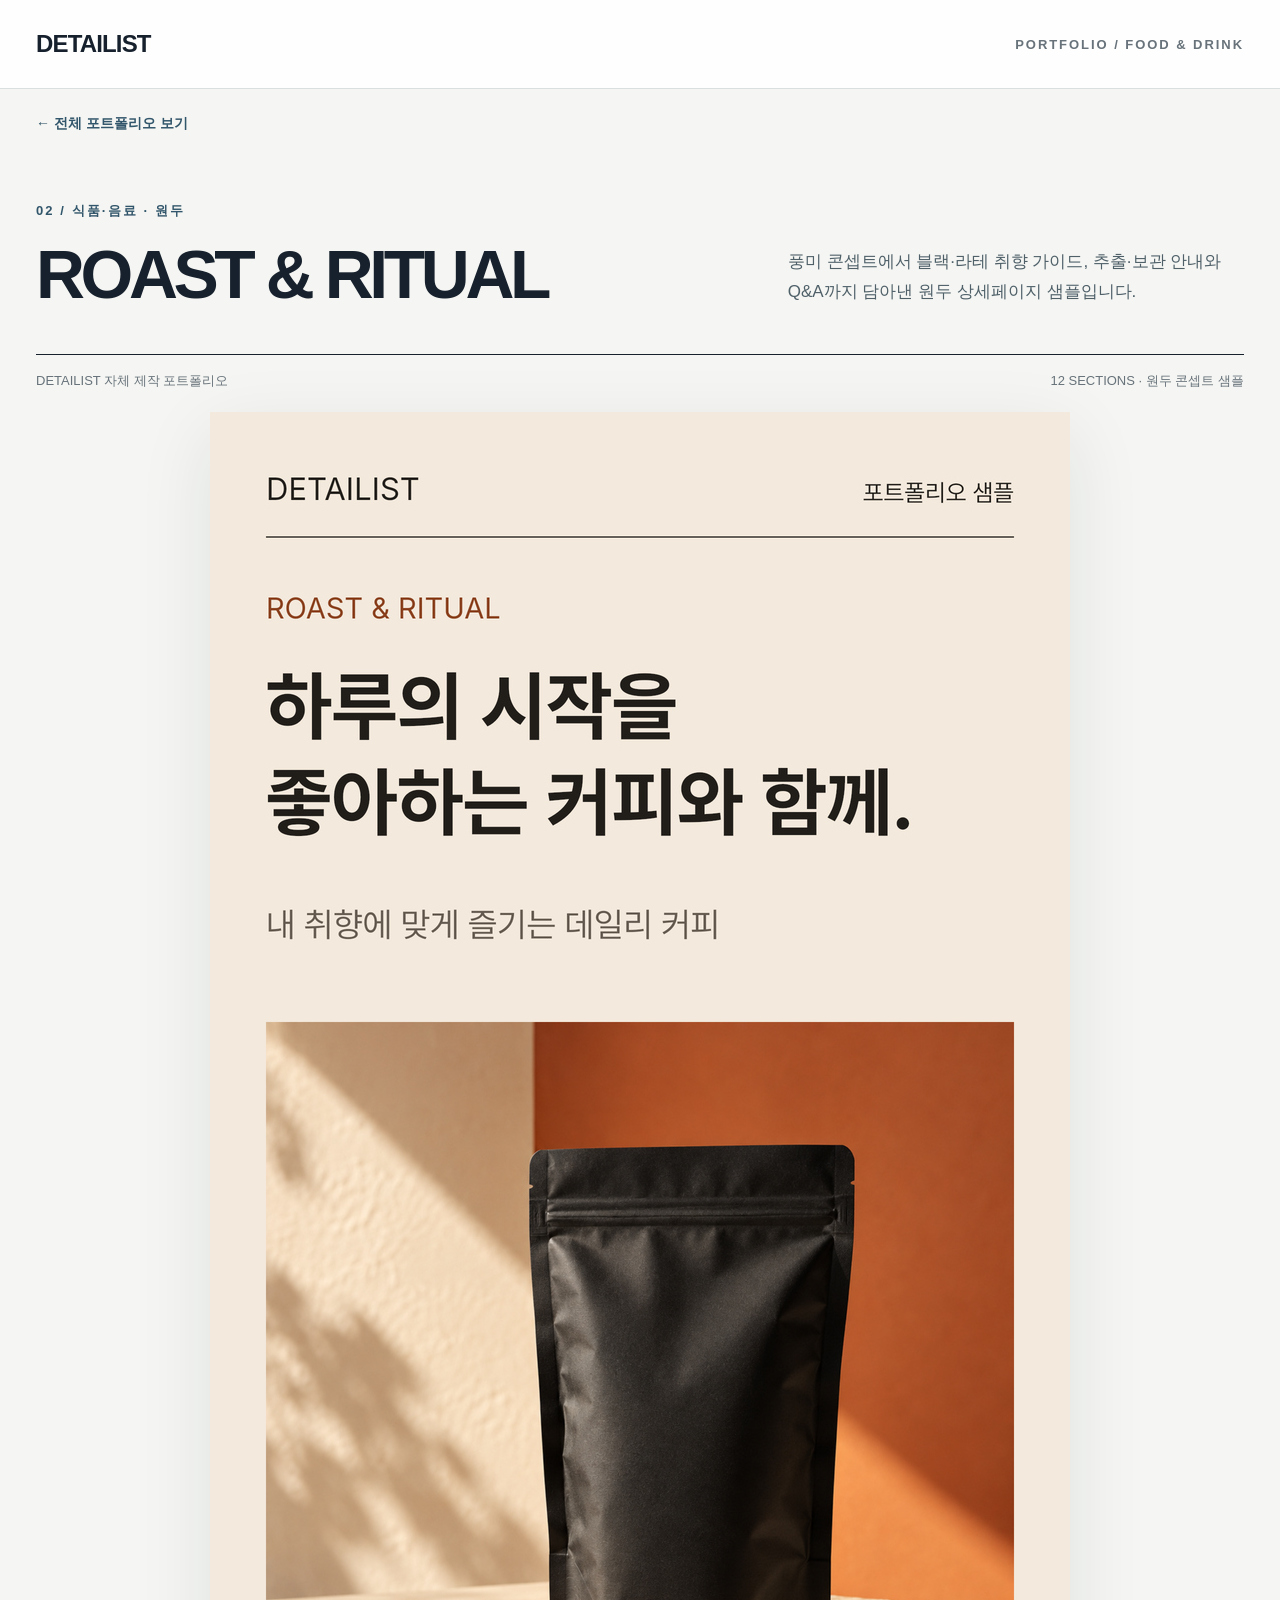
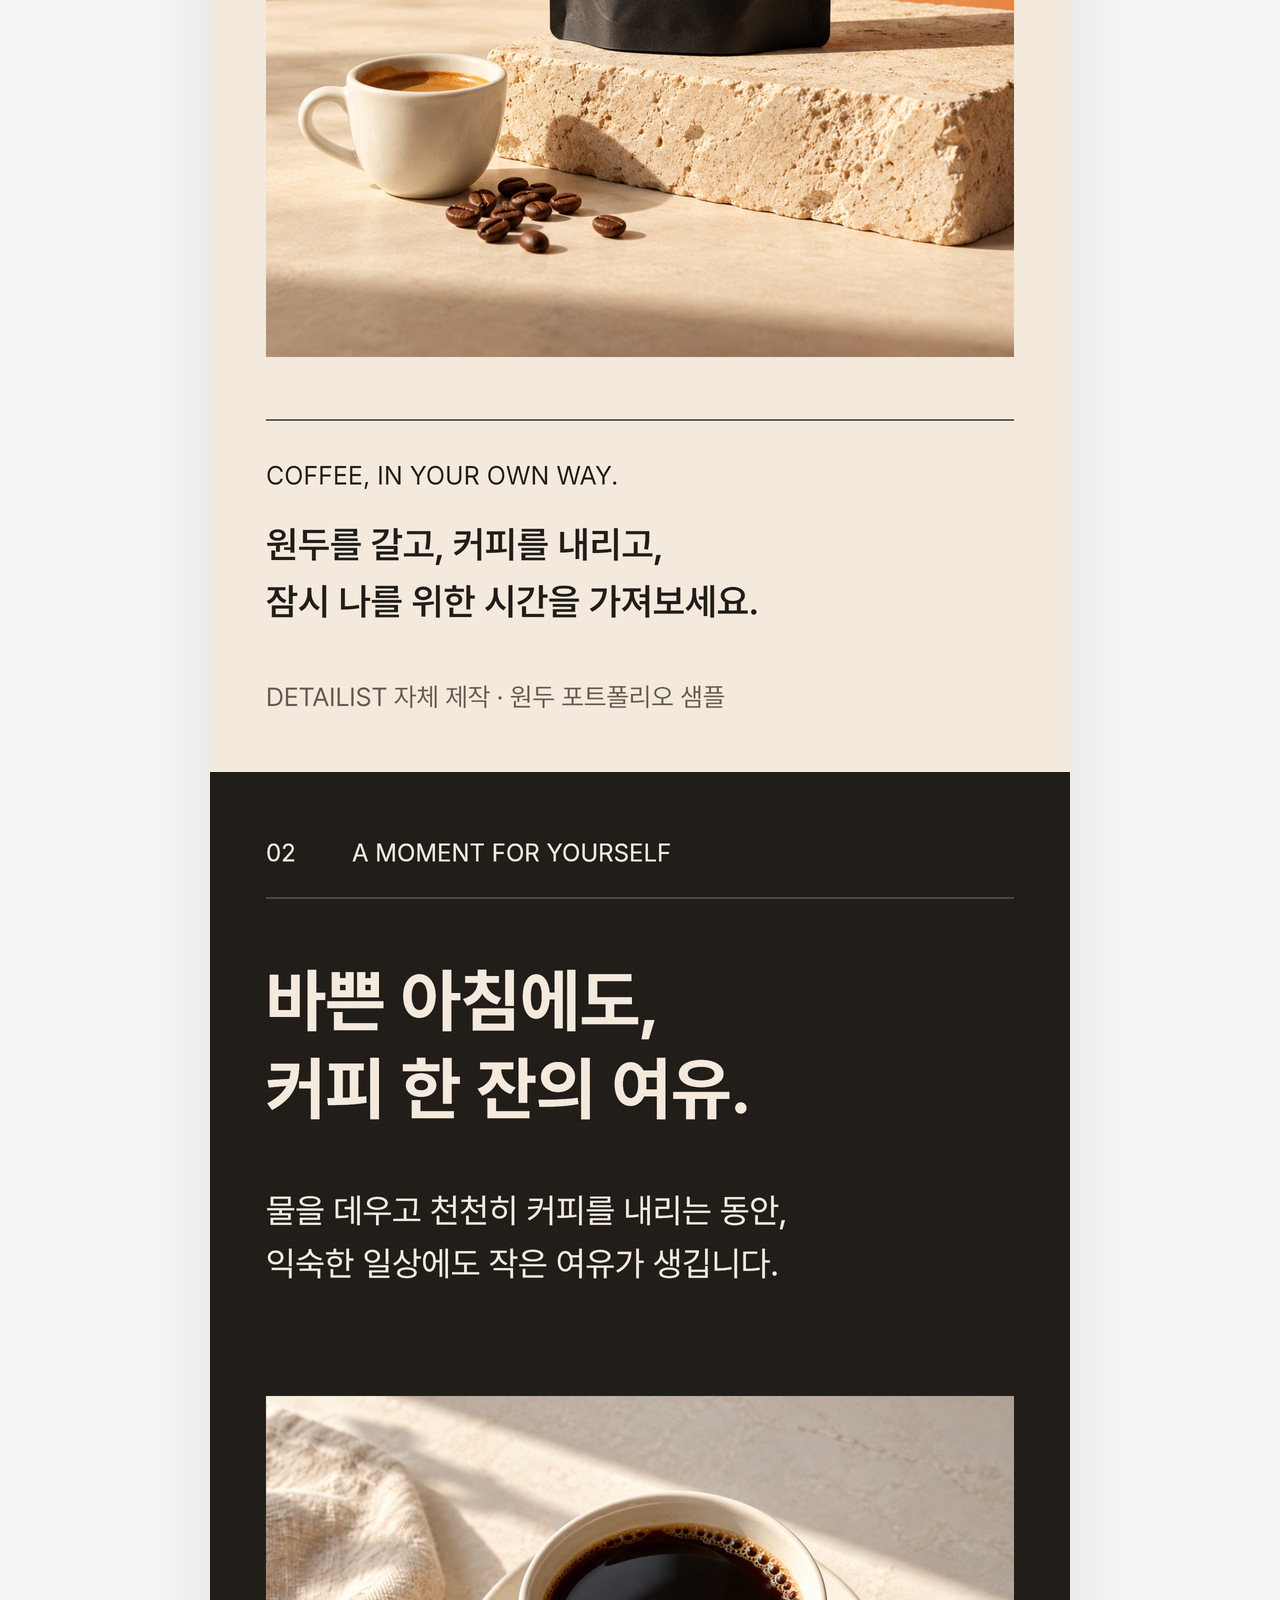
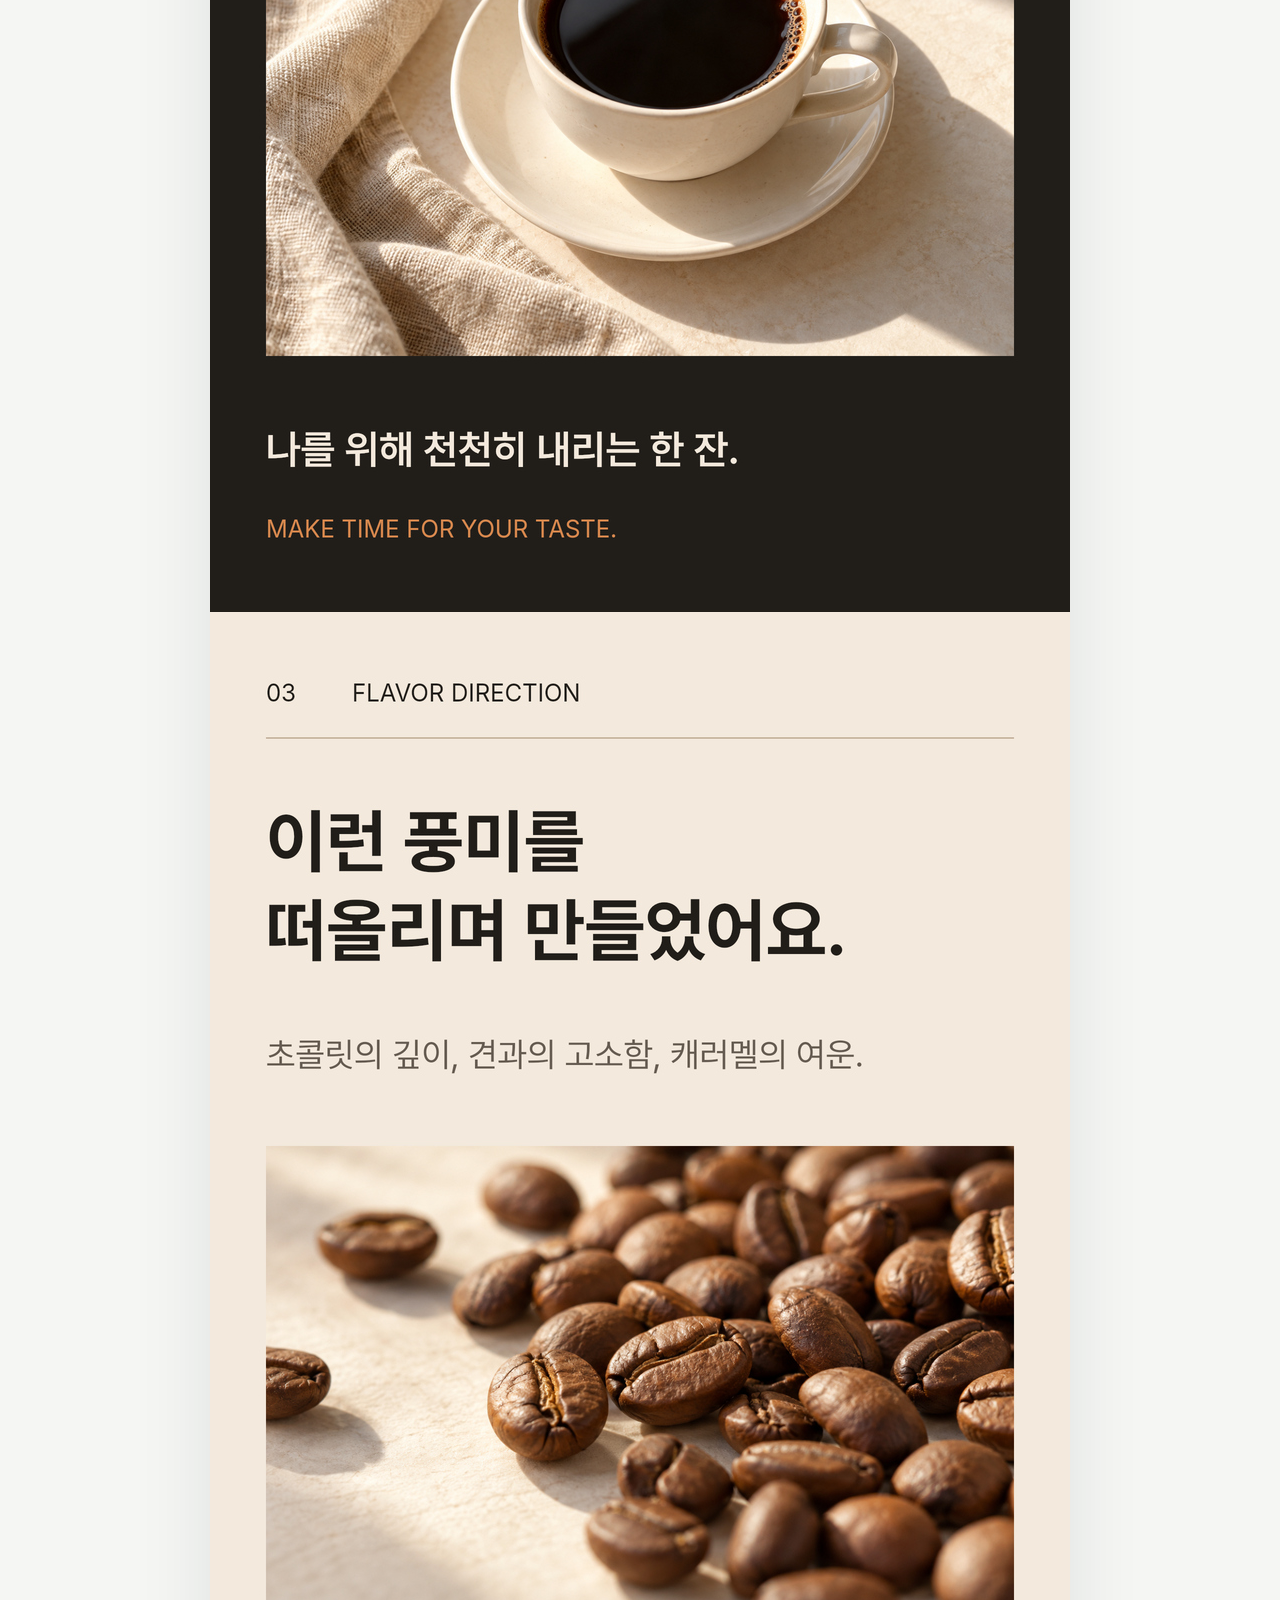
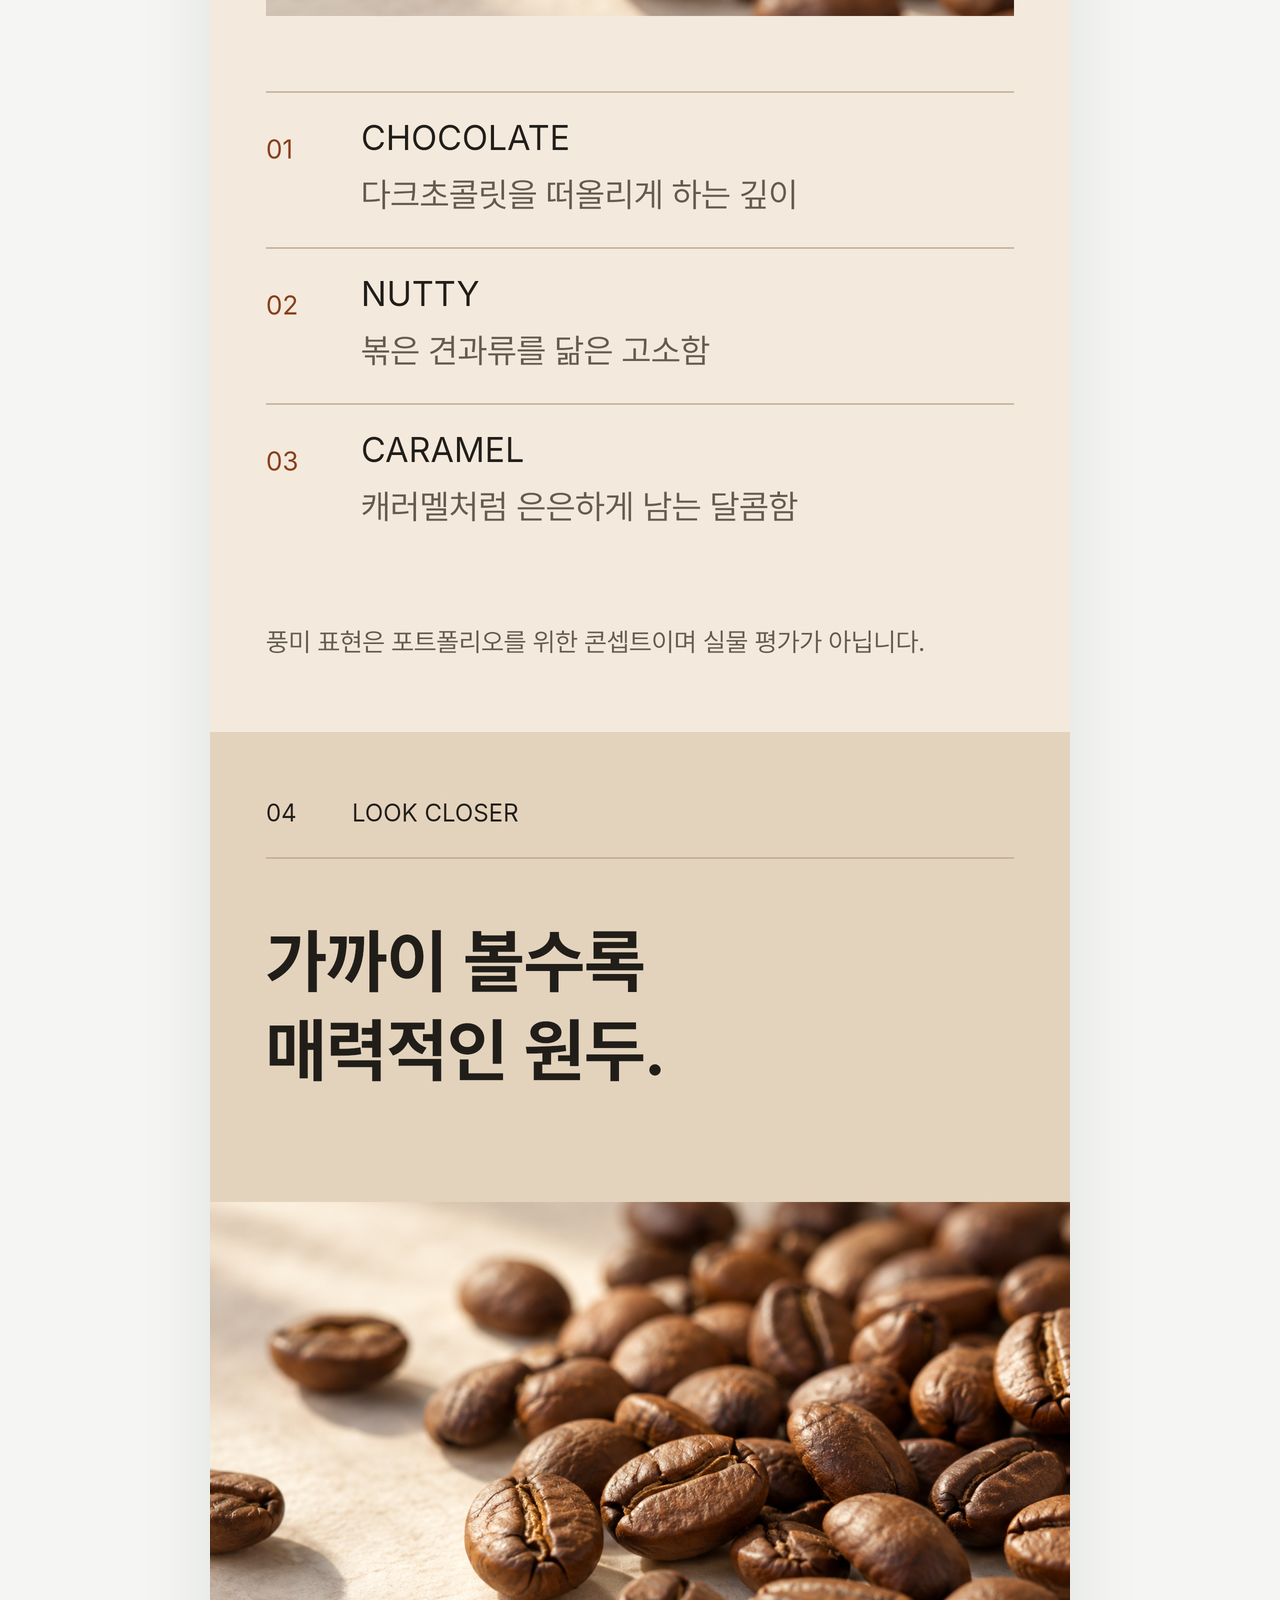
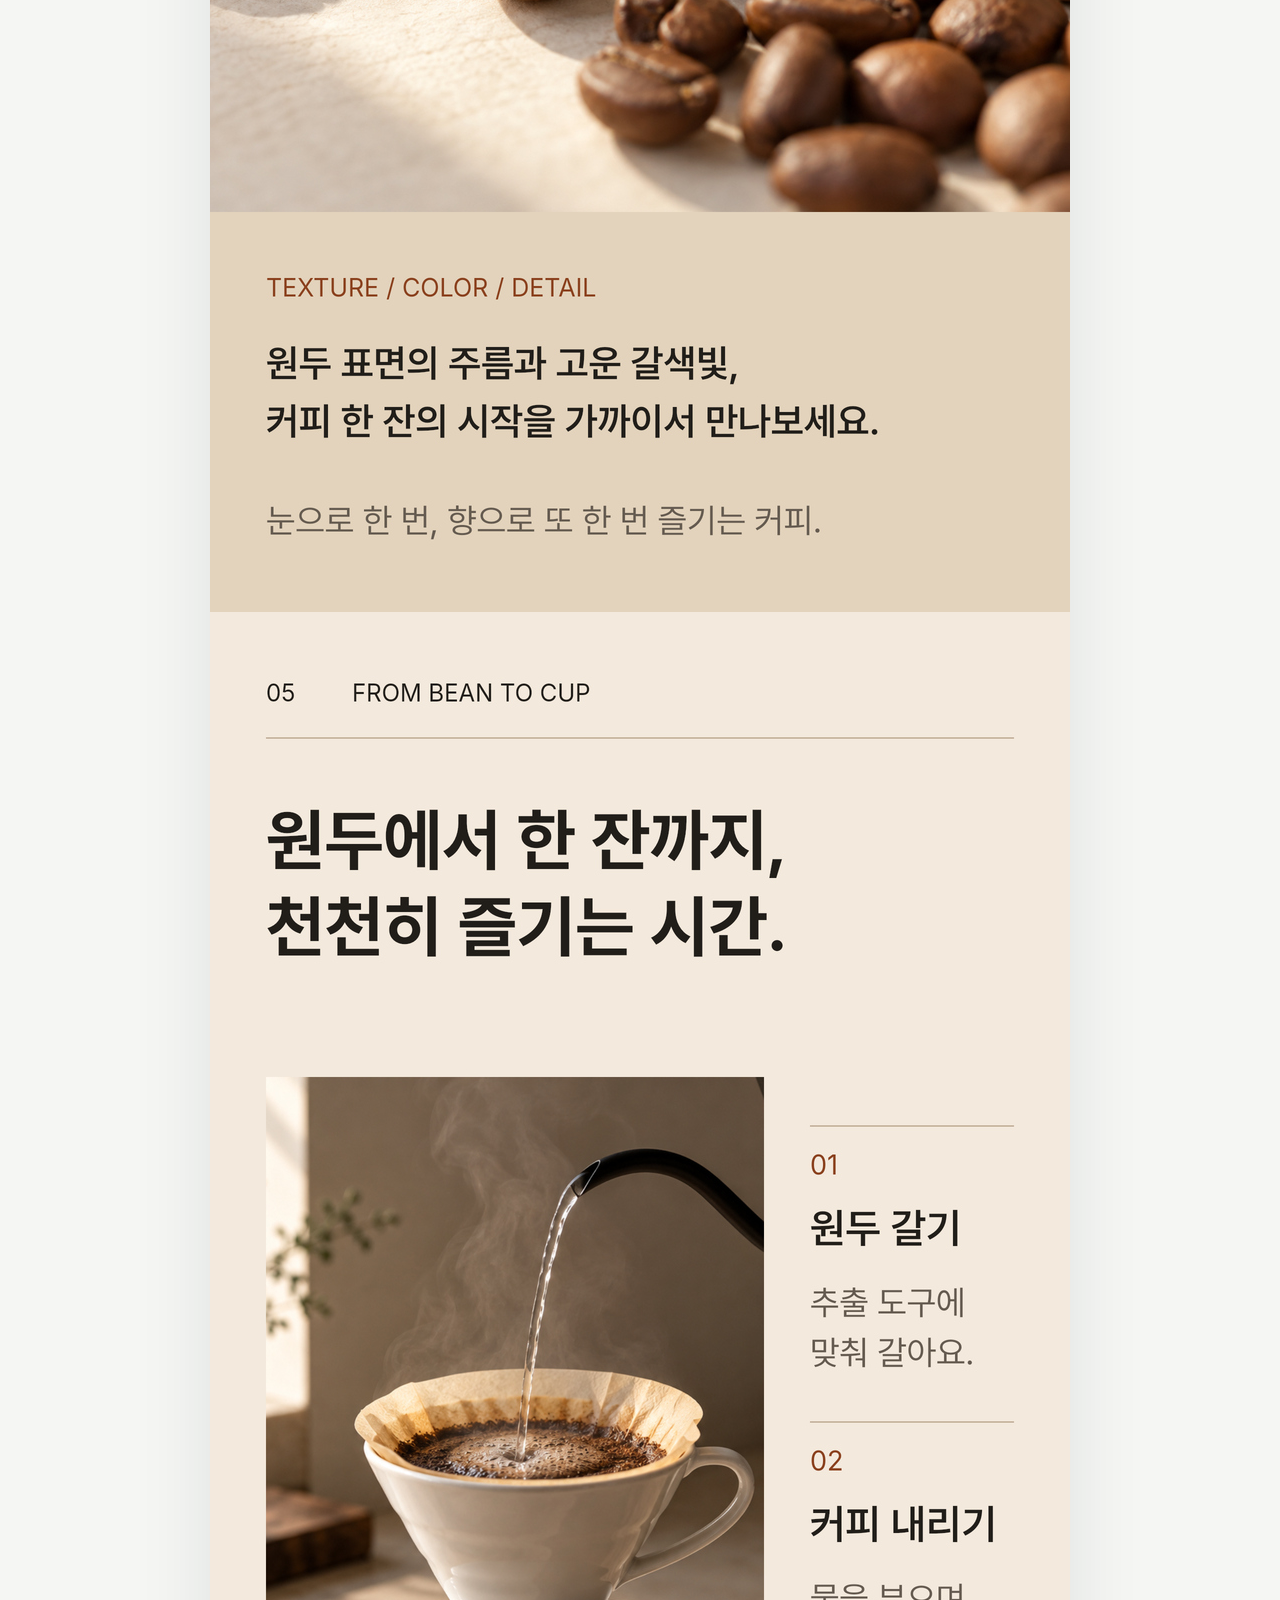
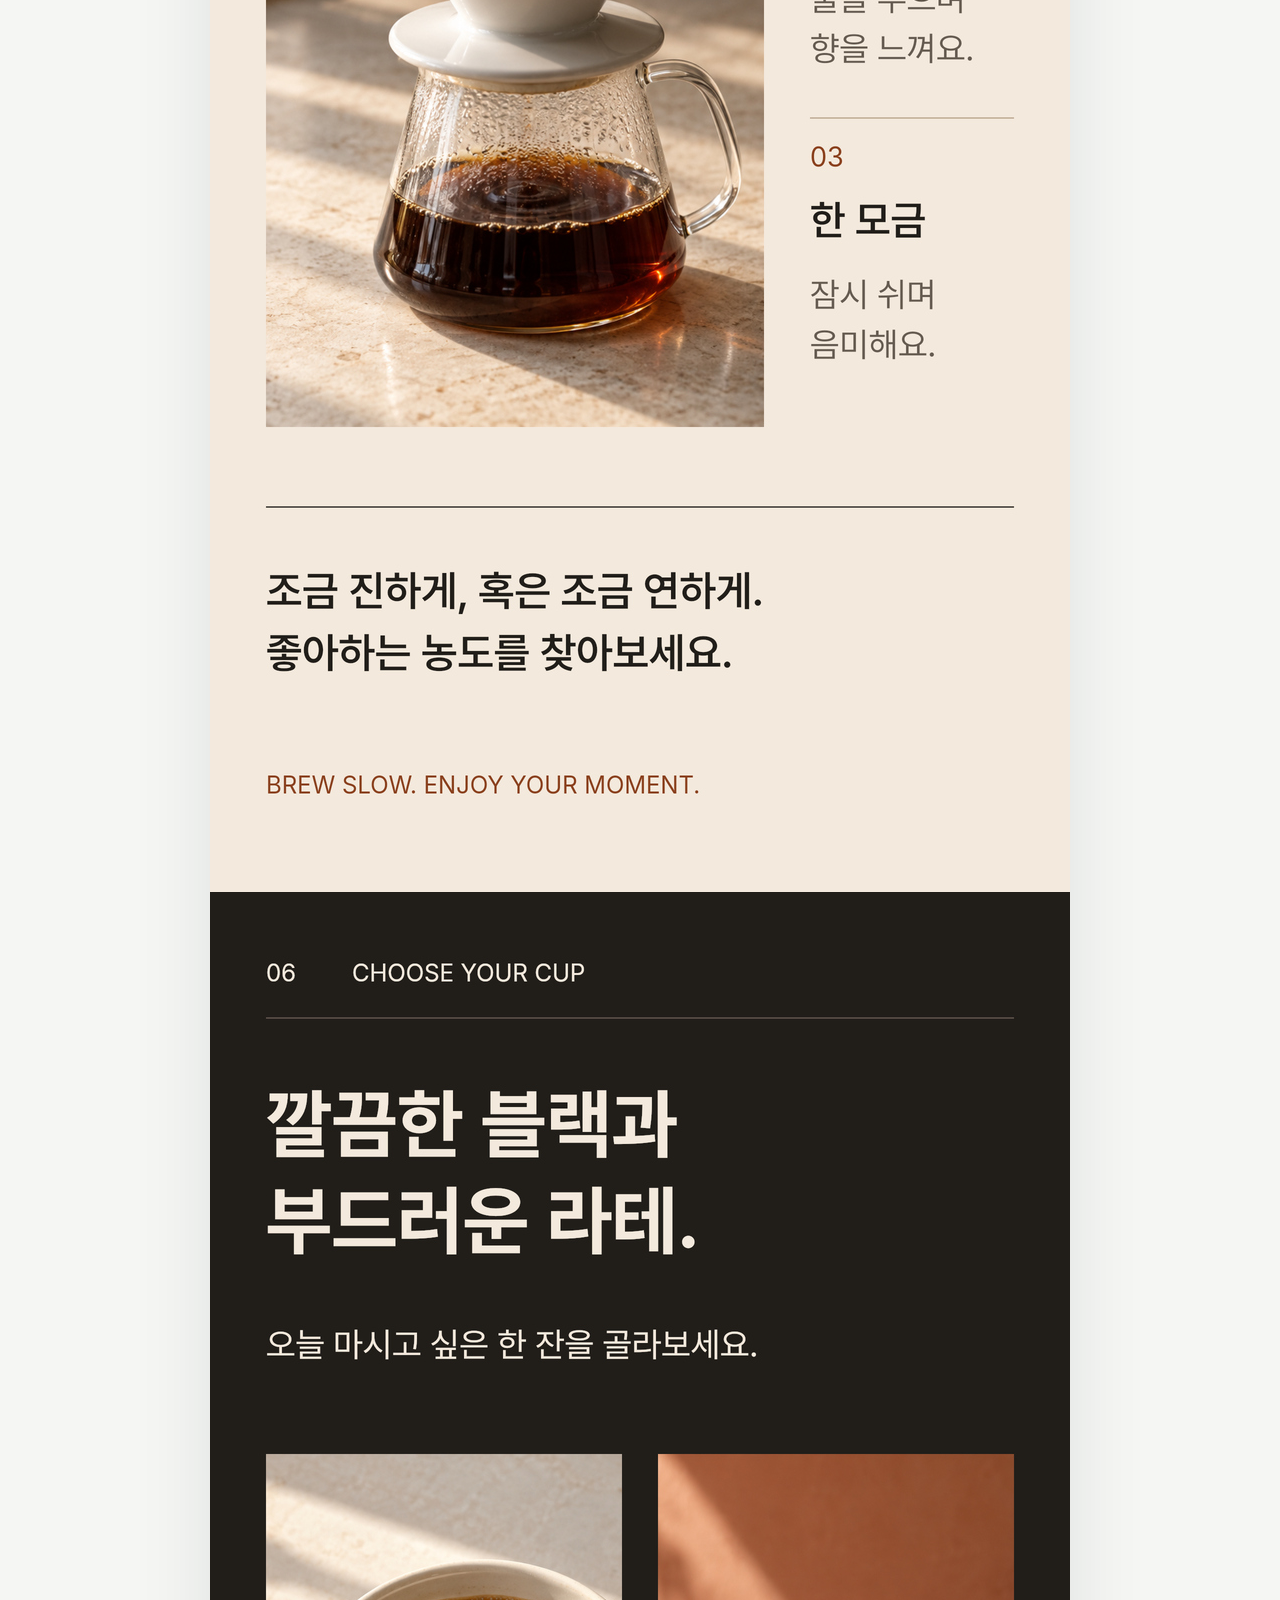
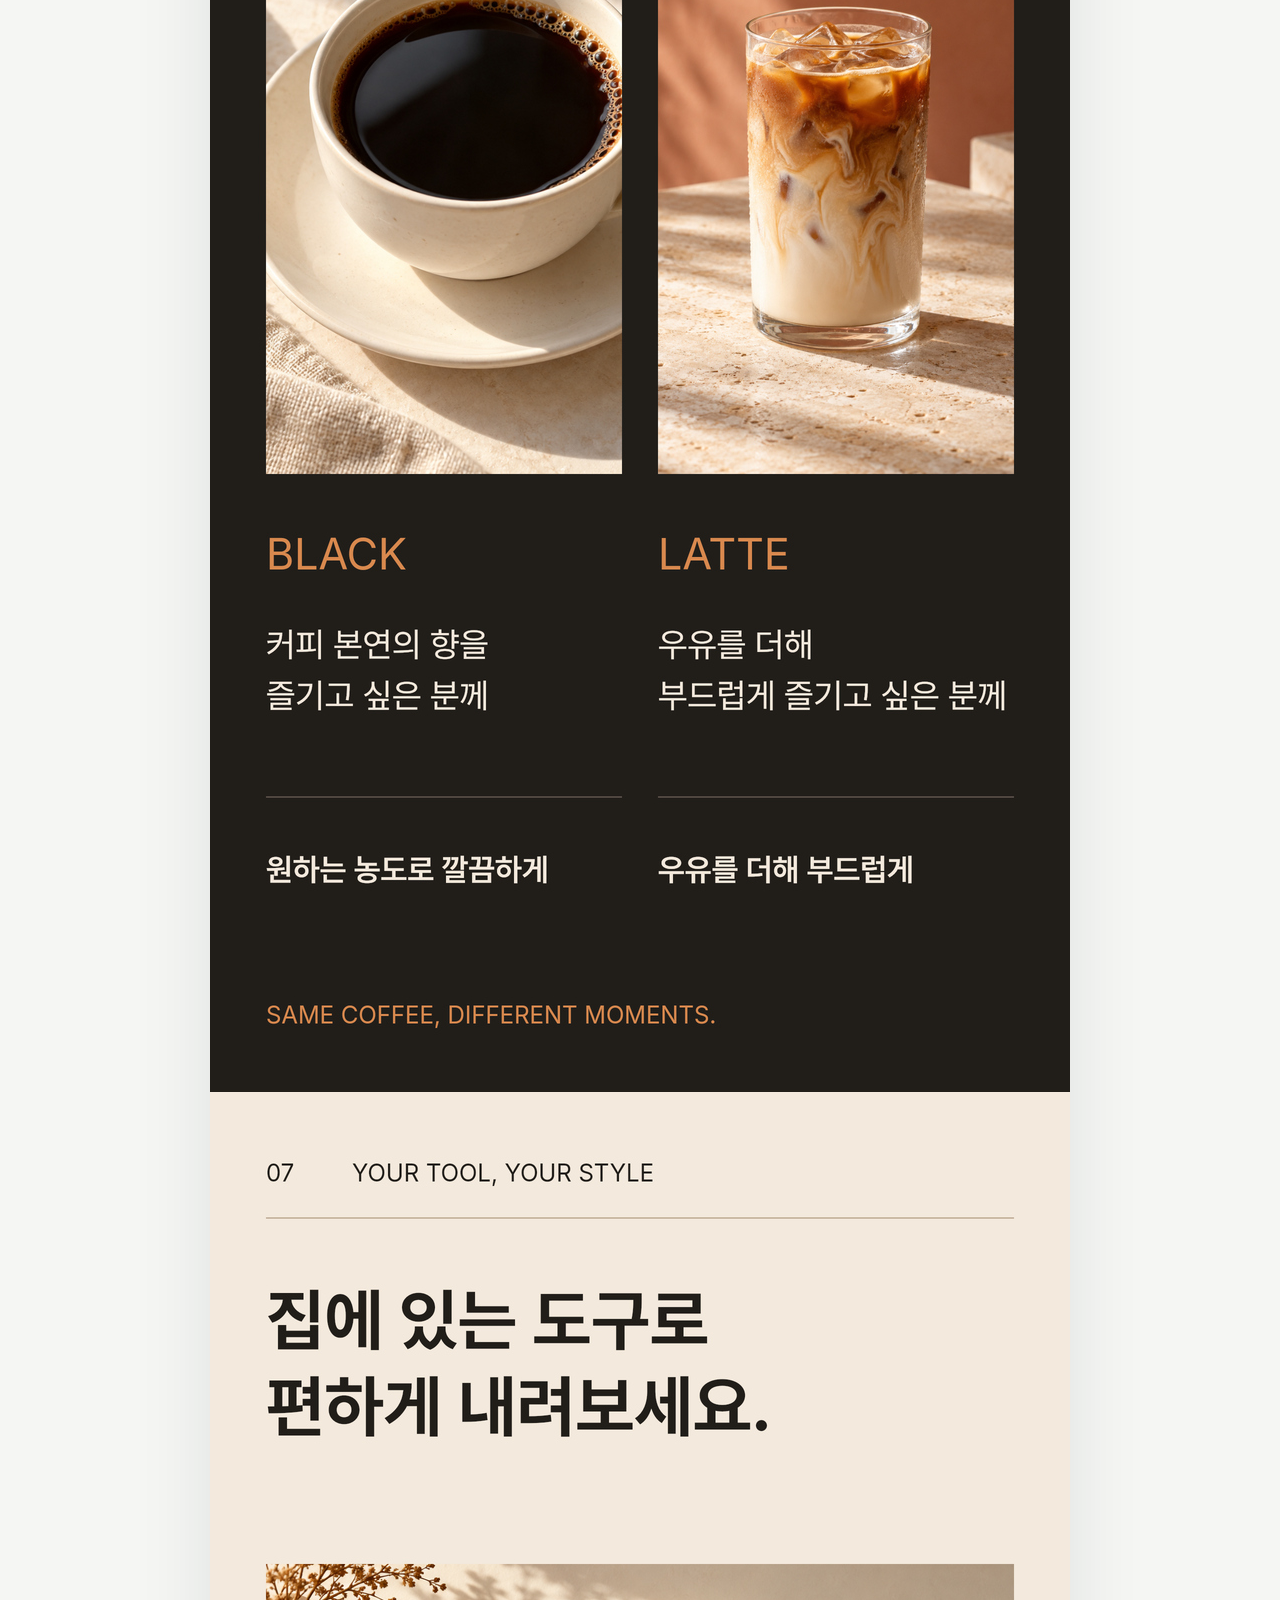
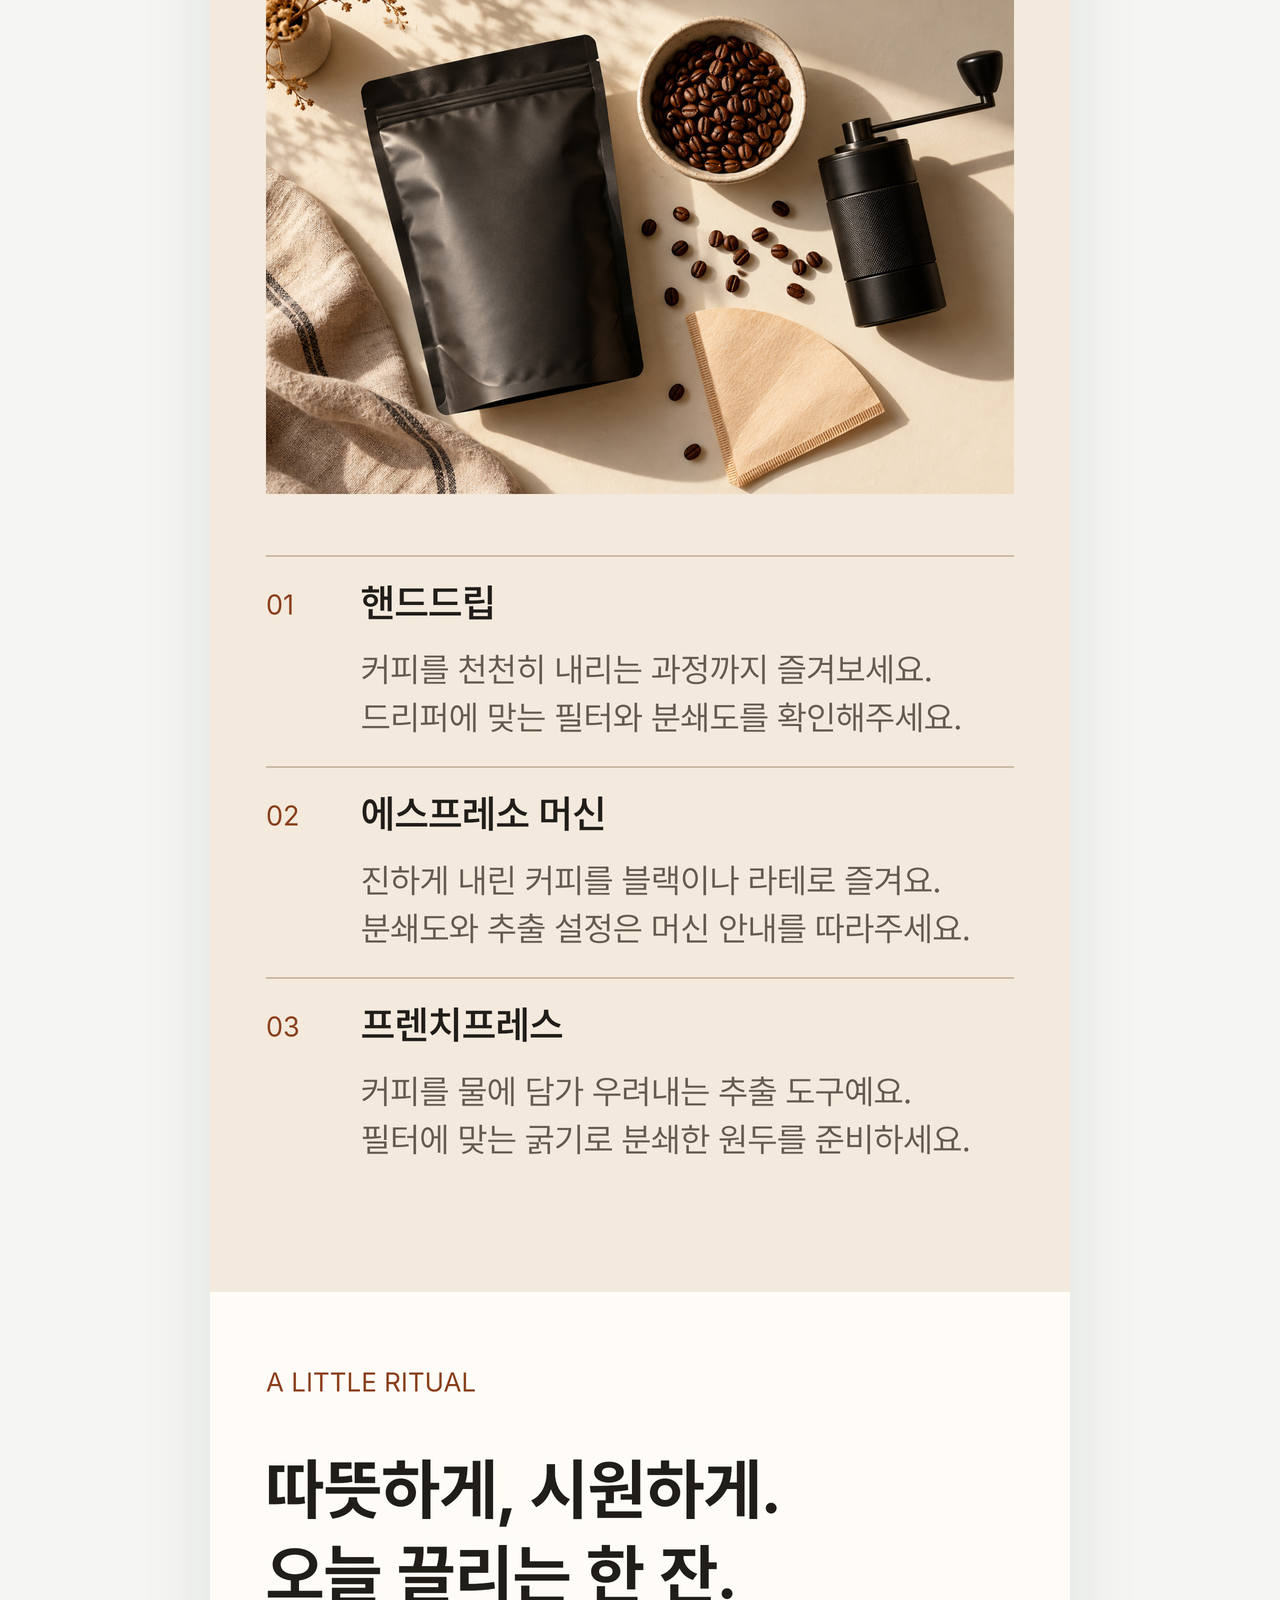
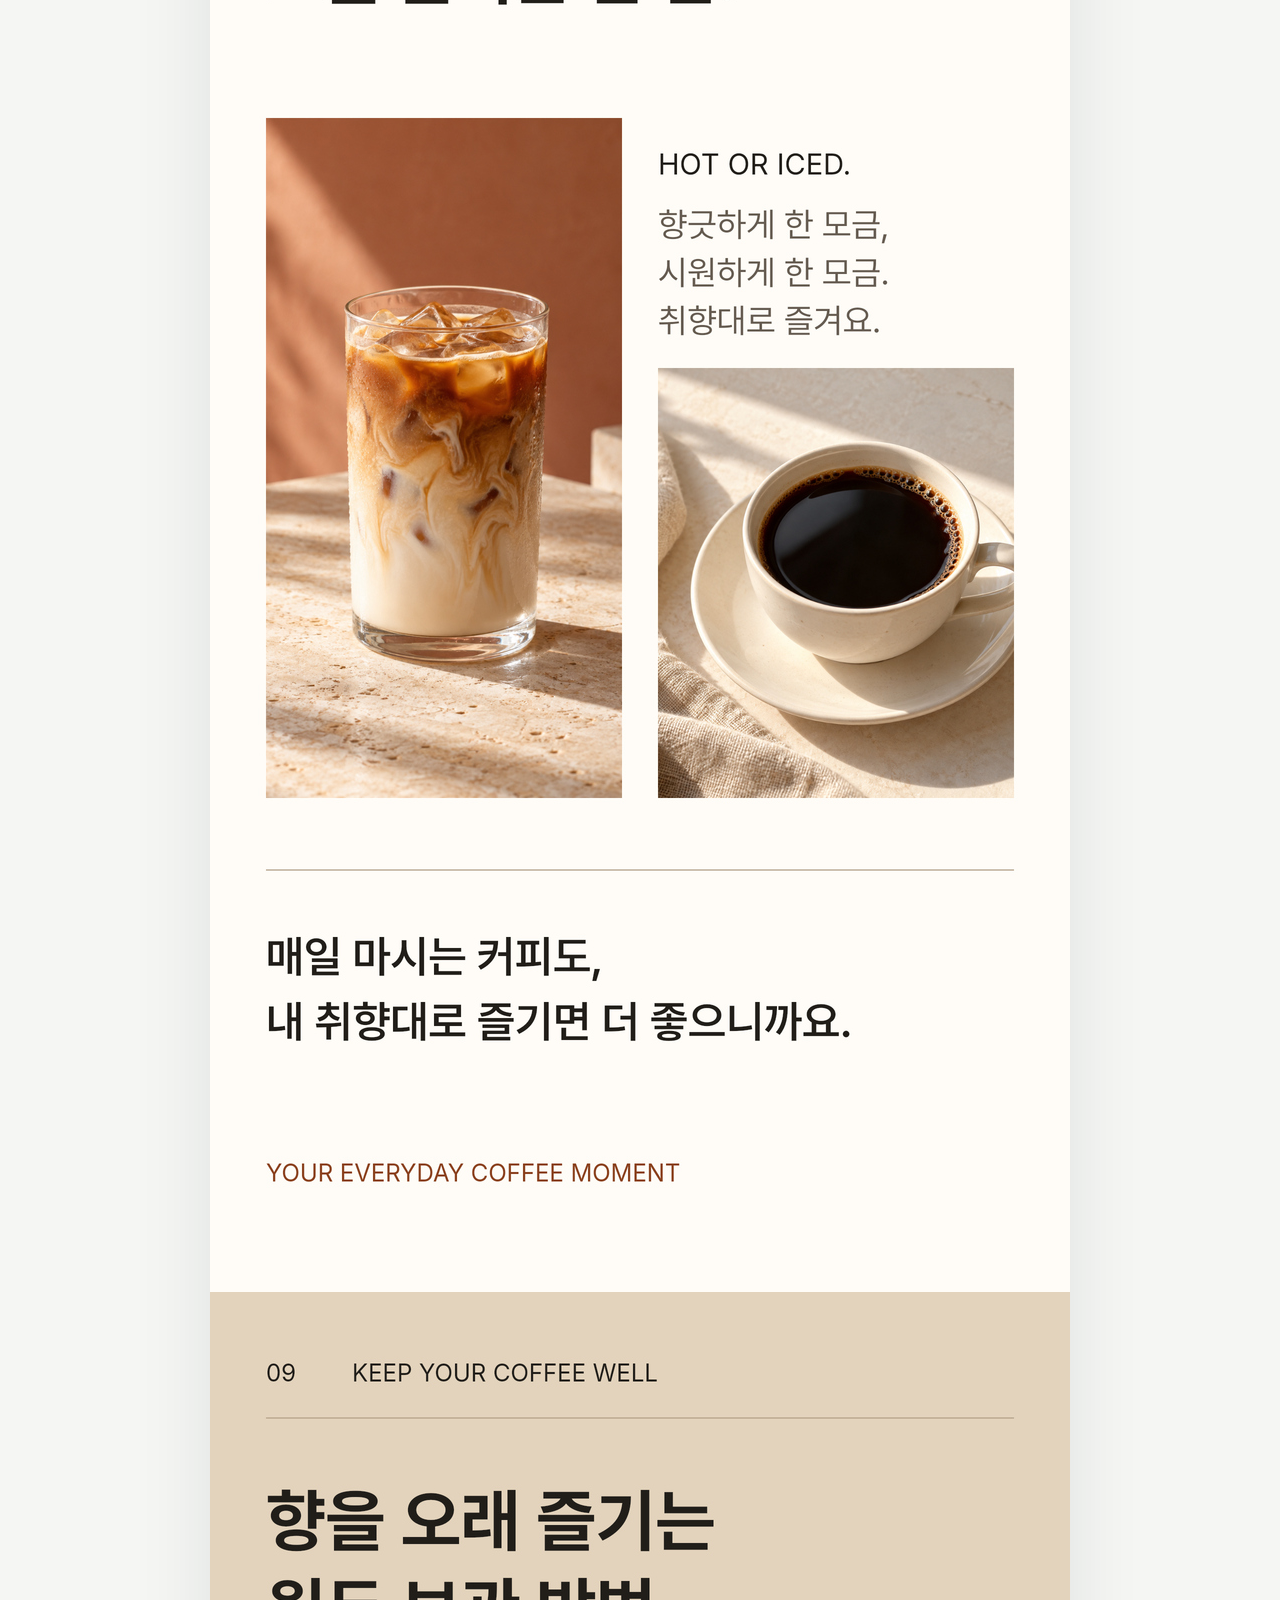
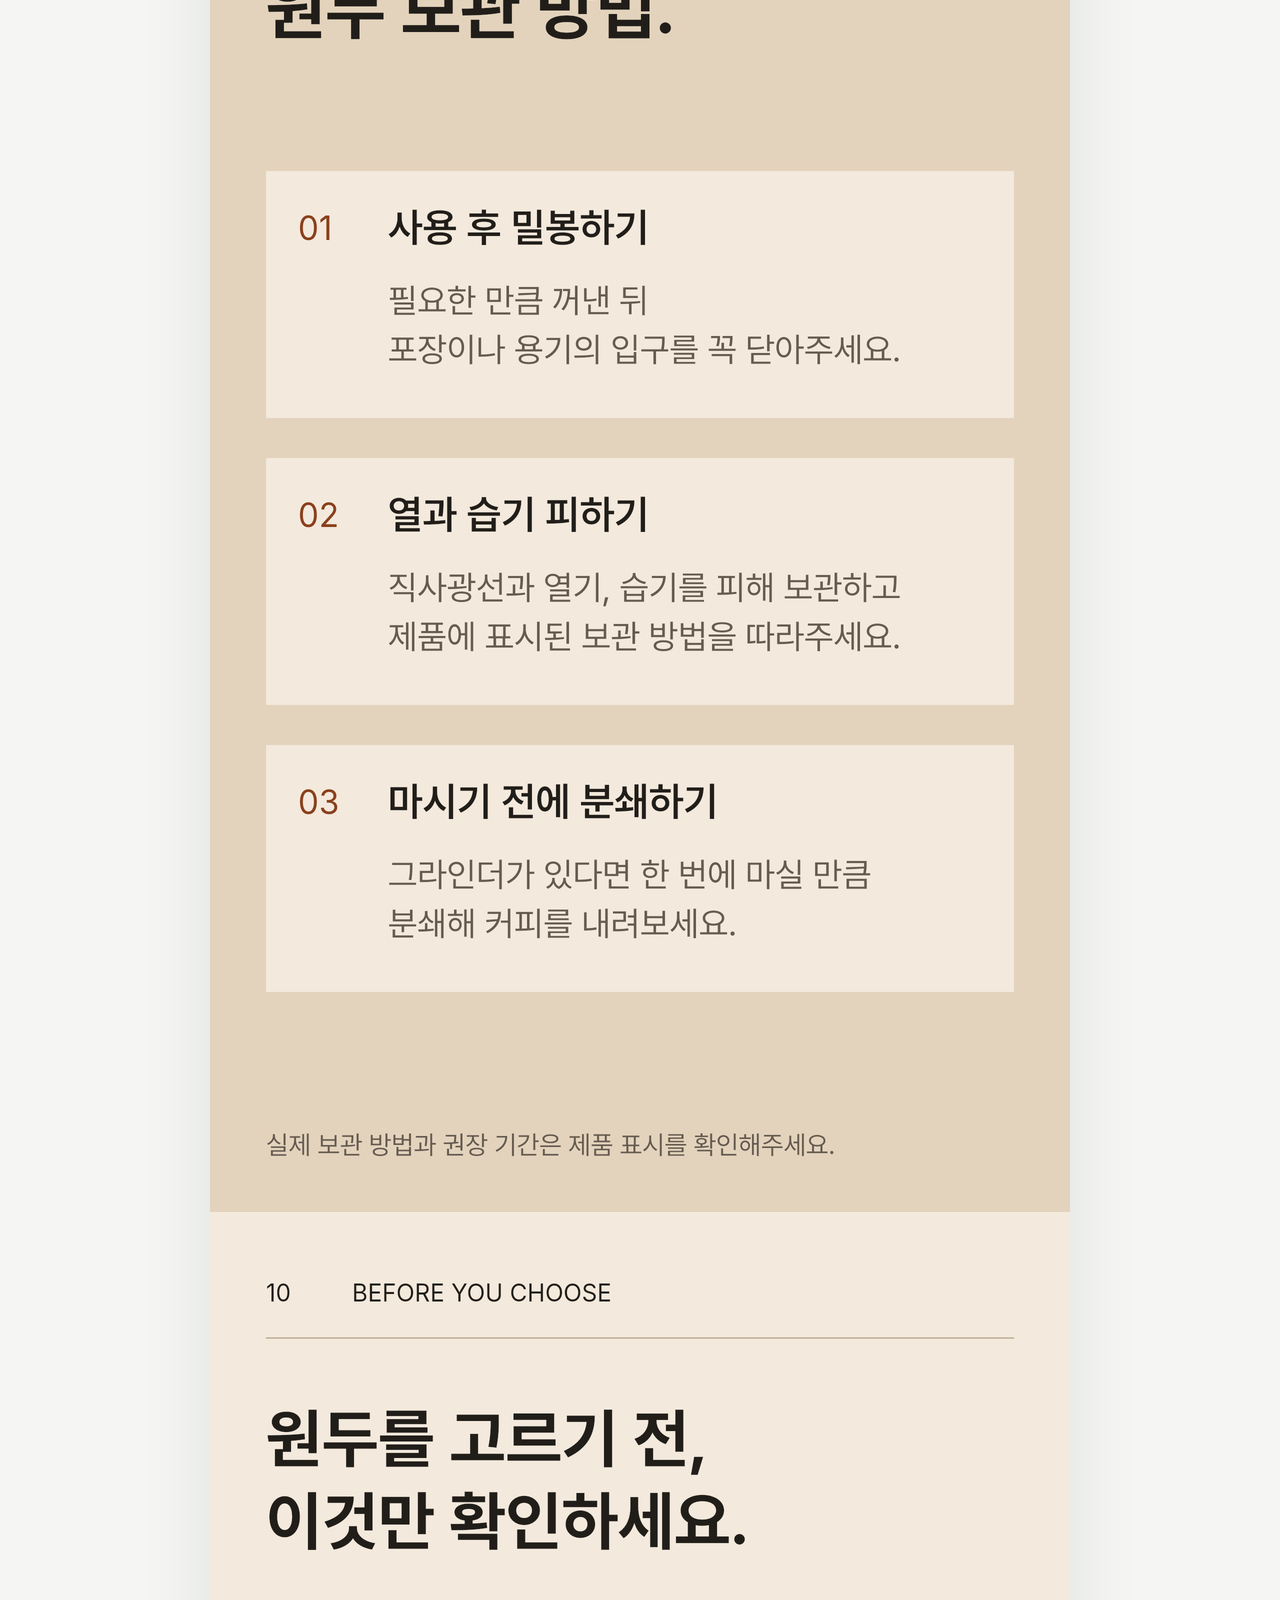
<file: coffee.html>
<!doctype html>
<html lang="ko"><head><meta charset="utf-8"><meta name="viewport" content="width=device-width,initial-scale=1"><title>ROAST &amp; RITUAL 원두 | DETAILIST 포트폴리오</title><meta name="description" content="DETAILIST의 새로운 원두 상세페이지 자체 제작 샘플. 풍미 콘셉트, 블랙·라테 취향 가이드, 추출·보관 안내와 Q&amp;A를 담았습니다."><link rel="icon" href="favicon.svg" type="image/svg+xml"><link rel="stylesheet" href="styles.css?v=20261016-detailist1"></head>
<body><a class="skip-link" href="#main">본문으로 건너뛰기</a><header class="site-header"><div class="shell"><a class="wordmark" href="./" aria-label="DETAILIST 포트폴리오 홈">DETAILIST</a><span class="header-note">PORTFOLIO / FOOD &amp; DRINK</span></div></header>
<main class="shell" id="main"><nav class="detail-nav" aria-label="돌아가기"><a class="back-link" href="./">← 전체 포트폴리오 보기</a></nav>
<section class="project-intro"><div><span class="eyebrow">02 / 식품·음료 · 원두</span><h1 class="project-title--wide">ROAST &amp; RITUAL</h1></div><p>풍미 콘셉트에서 블랙·라테 취향 가이드, 추출·보관 안내와 Q&amp;A까지 담아낸 원두 상세페이지 샘플입니다.</p></section>
<div class="project-meta"><span>DETAILIST 자체 제작 포트폴리오</span><span>12 SECTIONS · 원두 콘셉트 샘플</span></div>
<div class="project-stage"><img class="project-image" src="coffee-detail-v02.jpg" alt="DETAILIST Roast &amp; Ritual 원두 상세페이지 보완본. 자연스럽게 다듬은 소개 문구, 풍미 콘셉트, 블랙·라테 비교, 도구별 가이드, 보관법과 FAQ를 포함한 12개 섹션." width="860" height="20440" decoding="async" fetchpriority="high"></div>
<div class="project-end"><a class="back-link" href="./">← 다른 포트폴리오 보기</a></div></main>
<footer class="footer shell"><div><strong>DETAILIST</strong>기획부터 디자인까지, 상품에 맞는 흐름을 만듭니다.</div><span>자체 제작 포트폴리오 샘플 · 실제 고객 납품 사례나 판매 상품이 아닙니다.</span></footer>
</body></html>
</file>
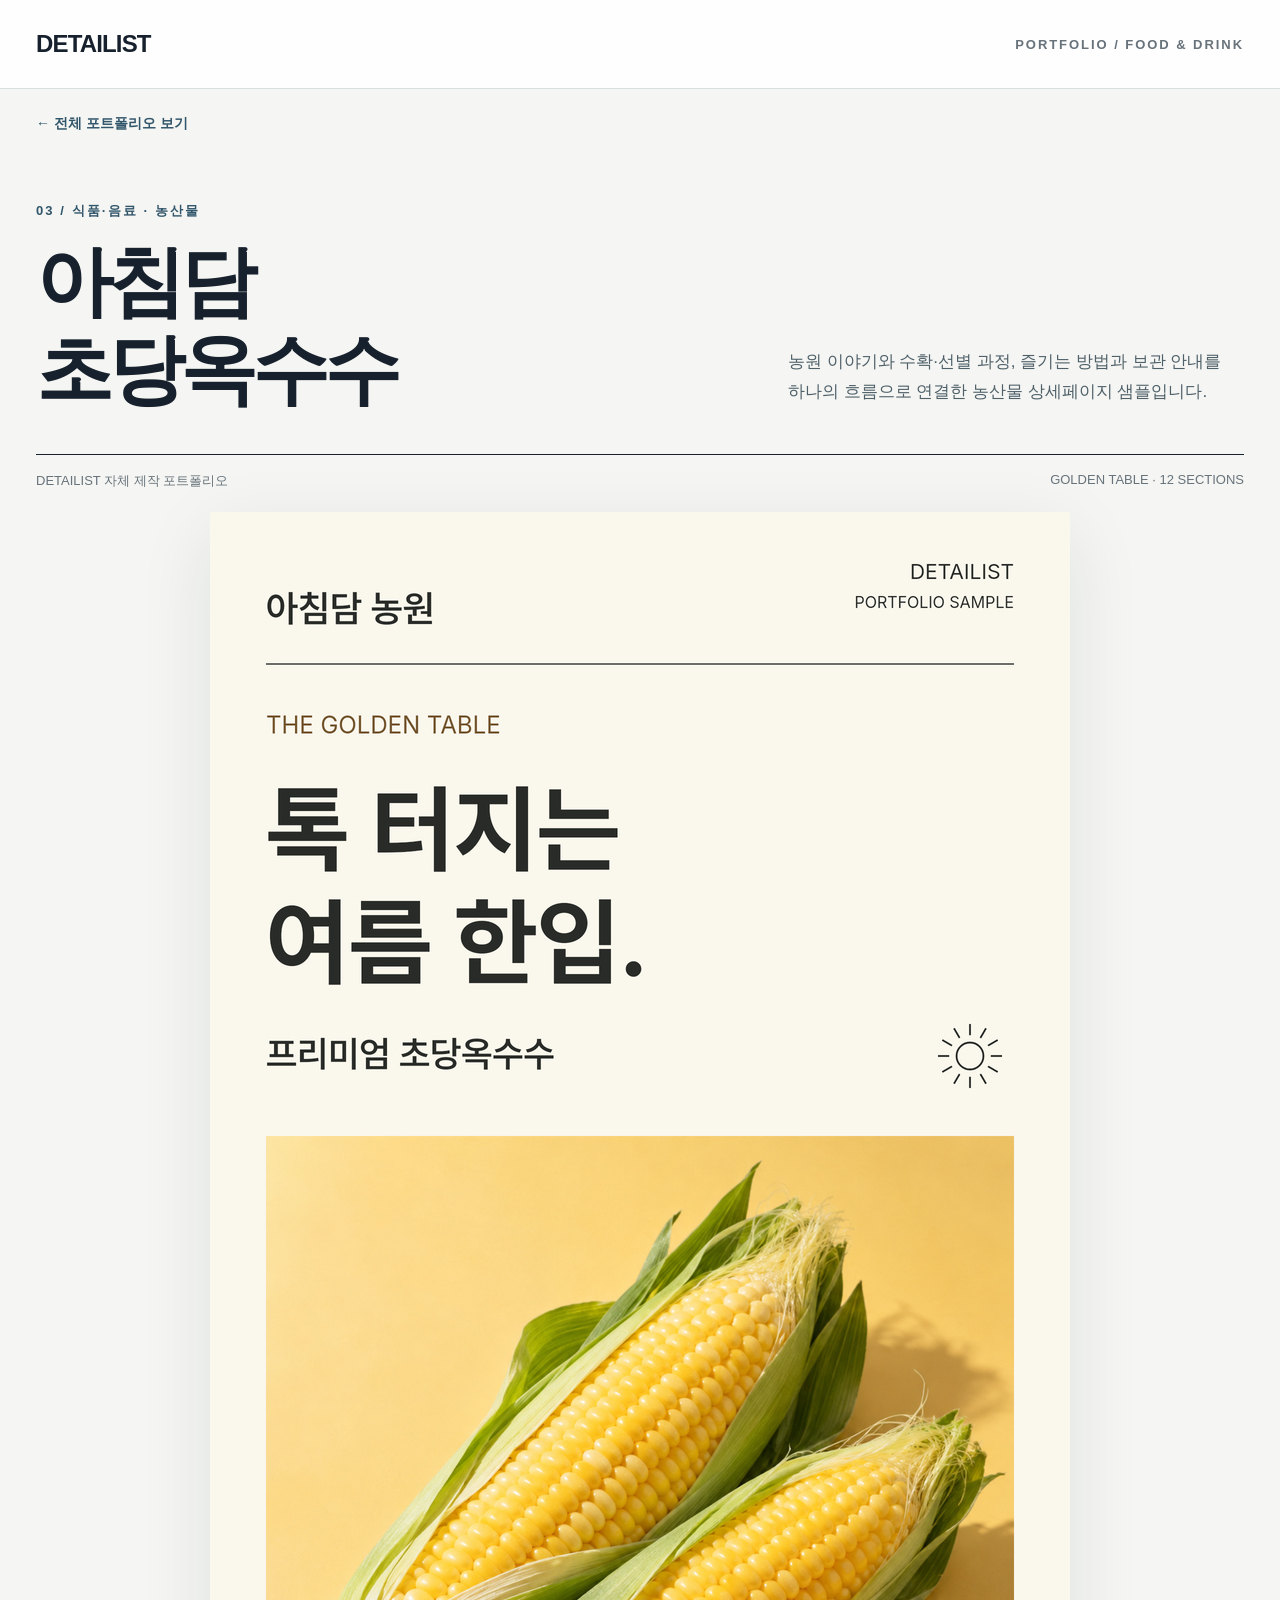
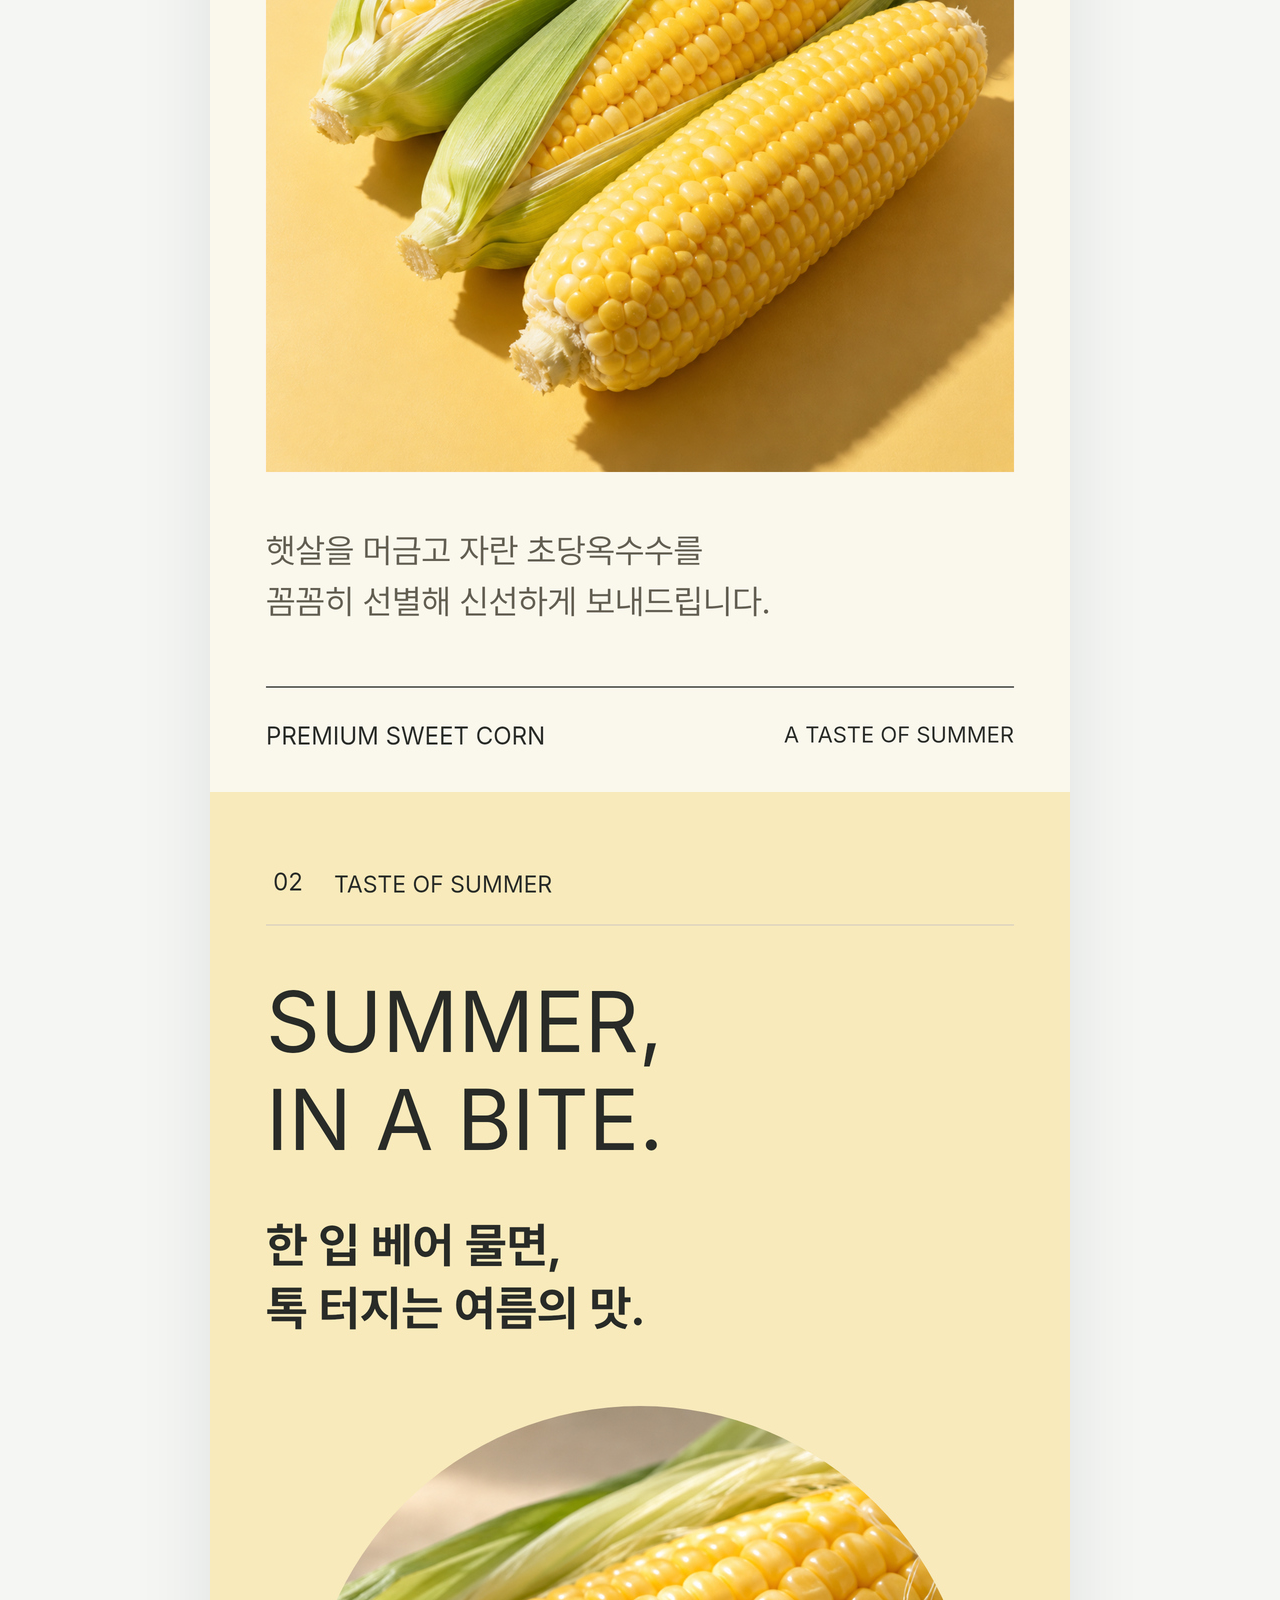
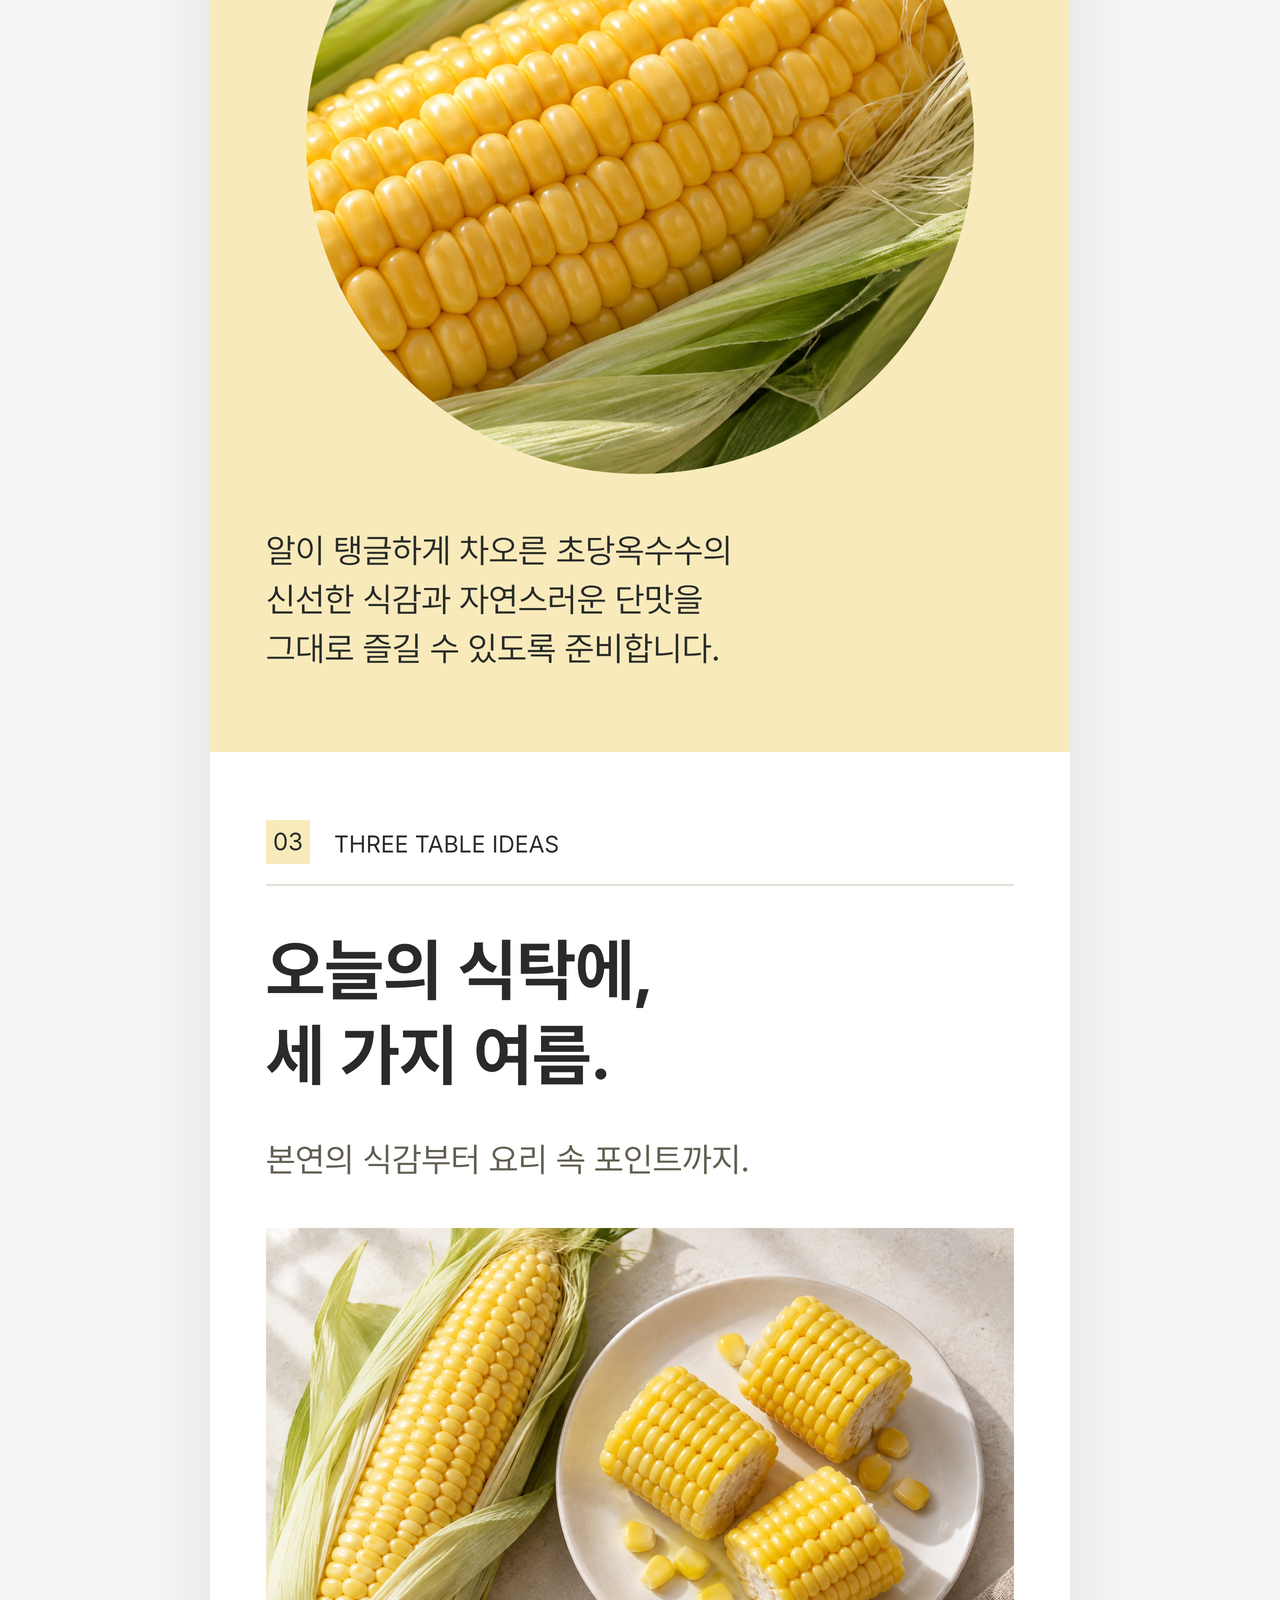
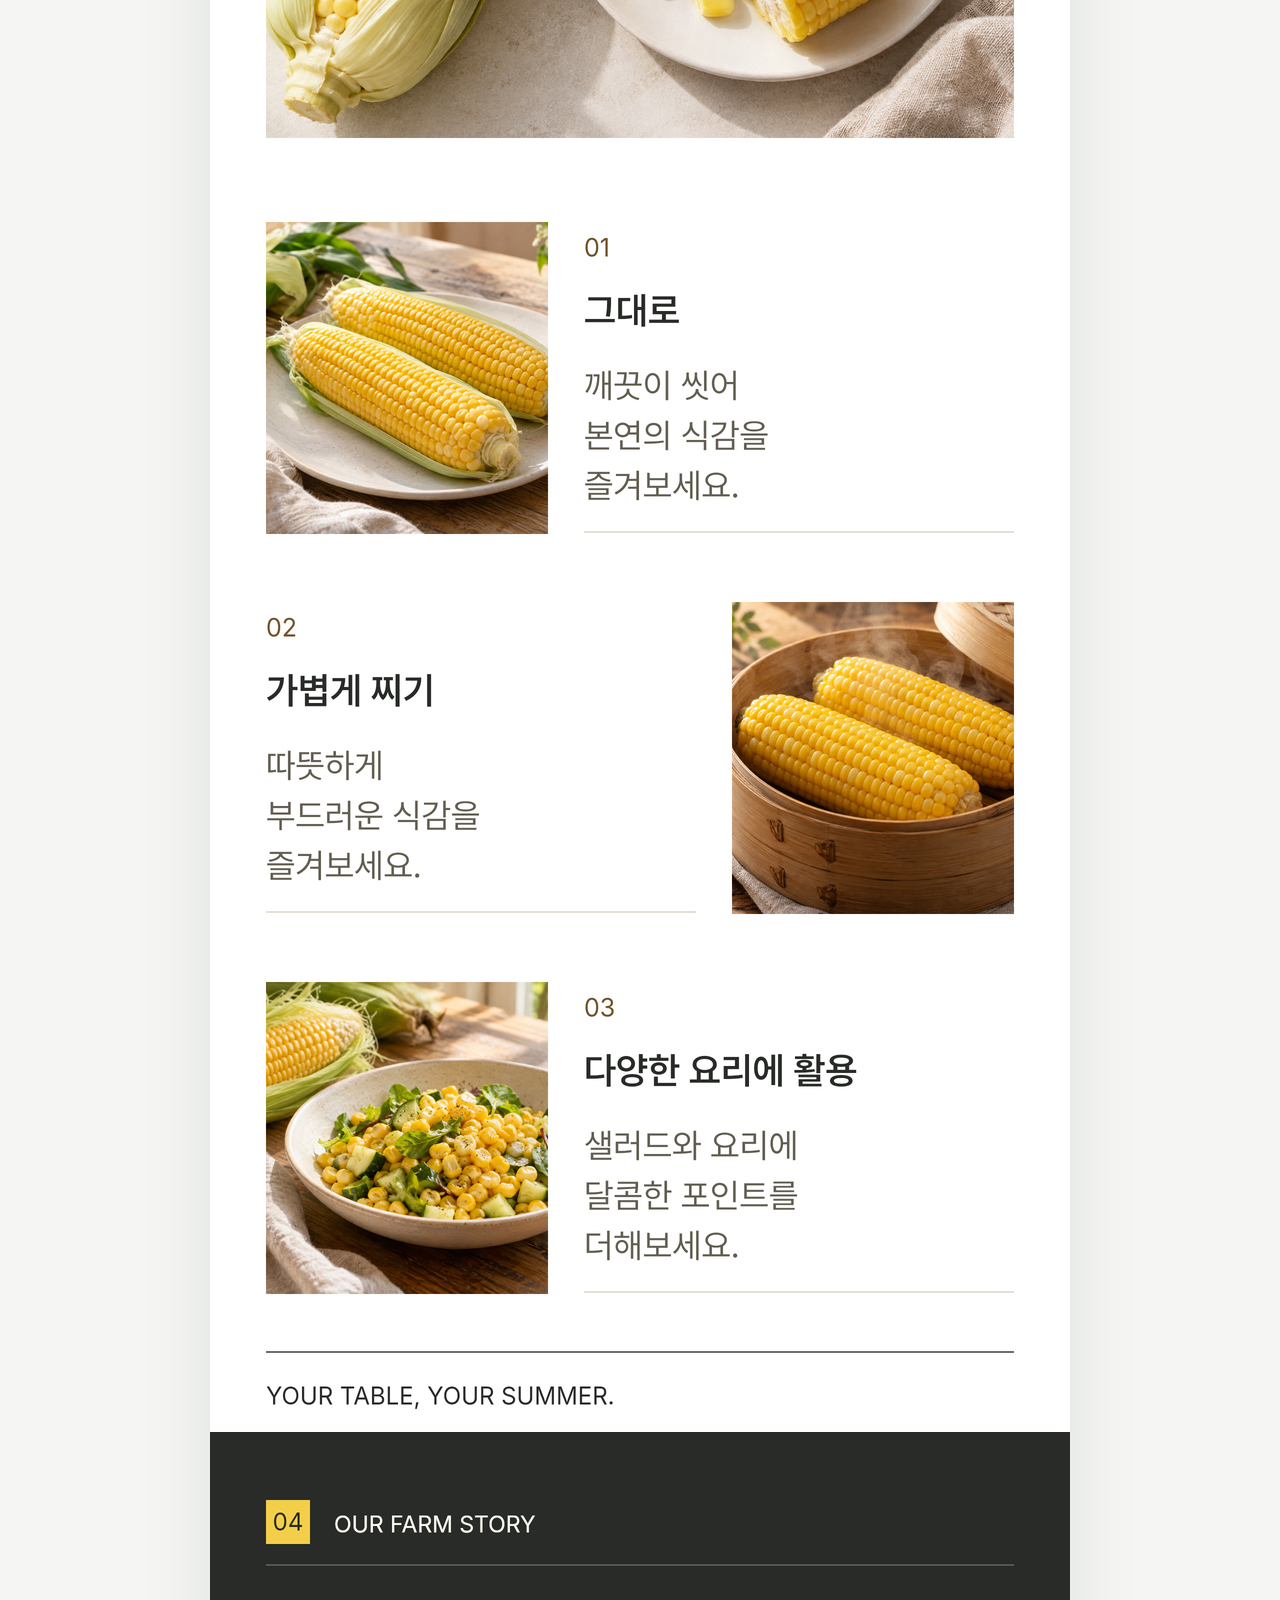
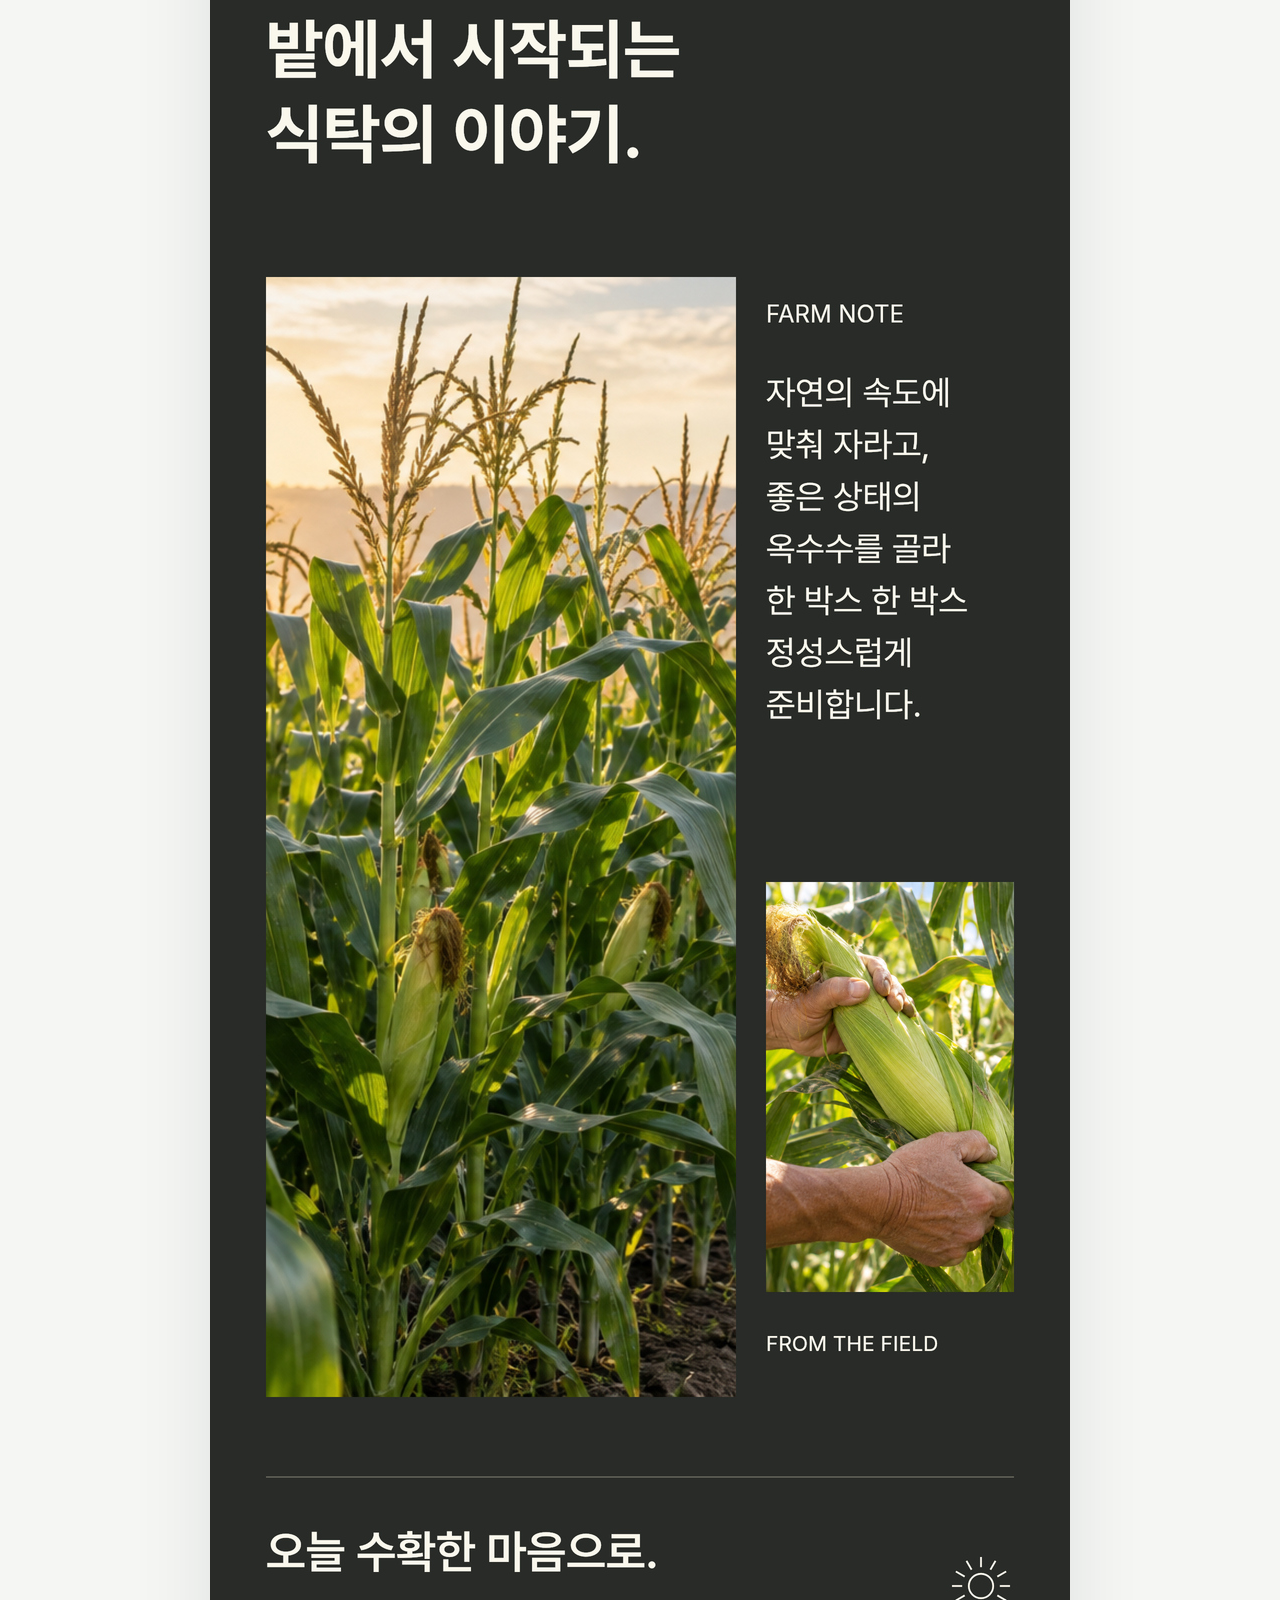
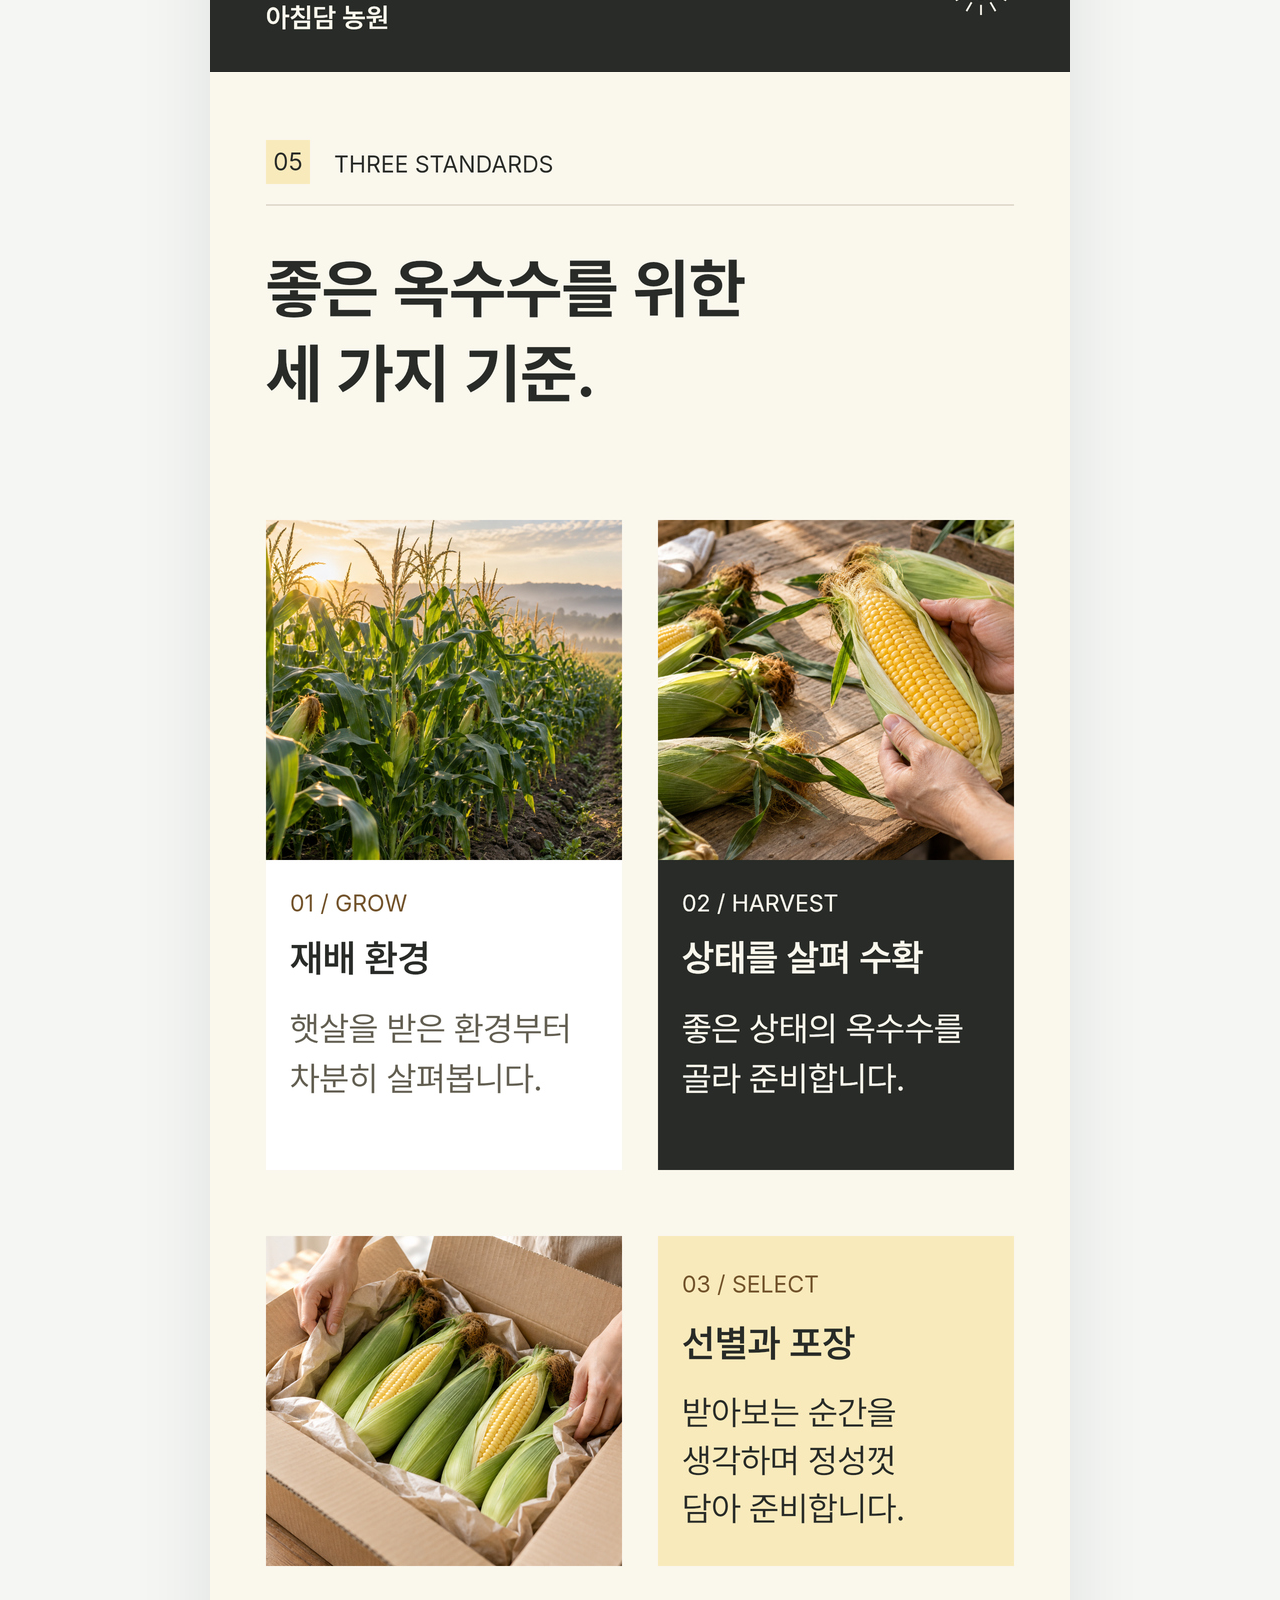
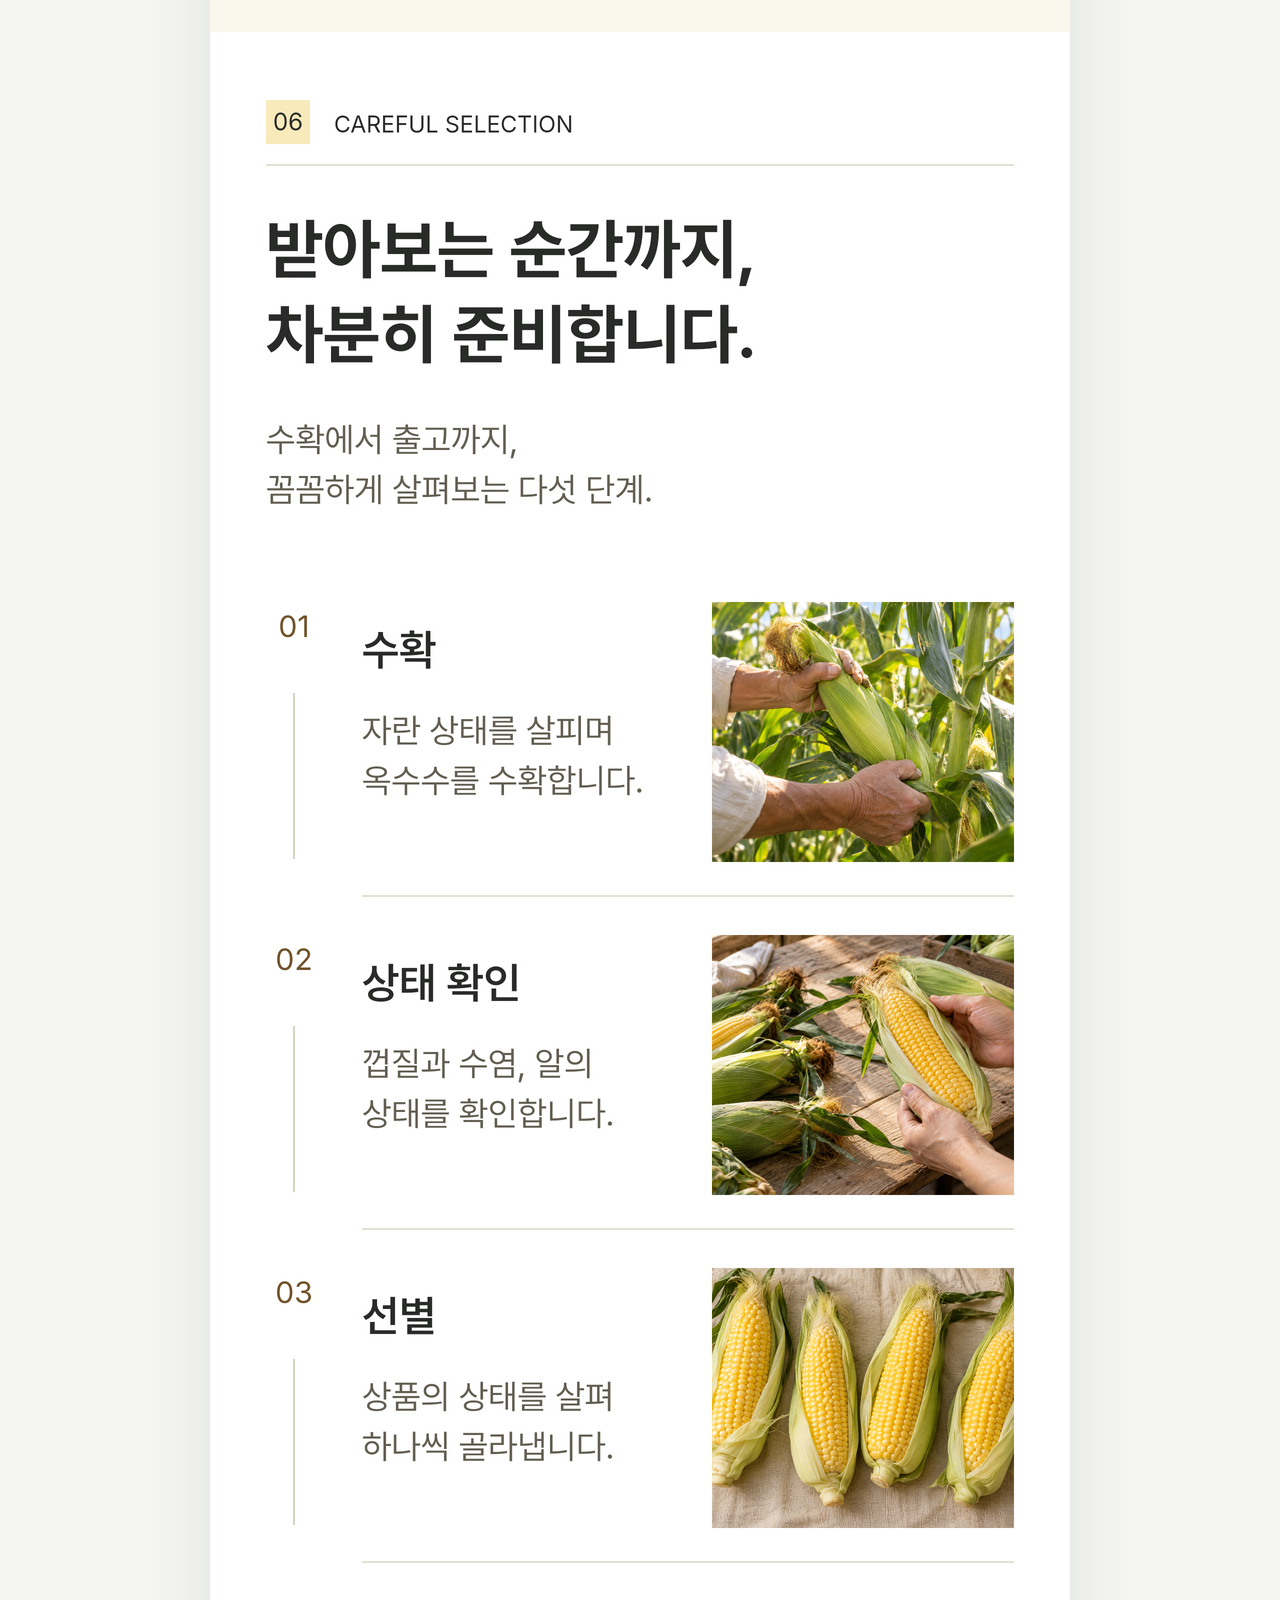
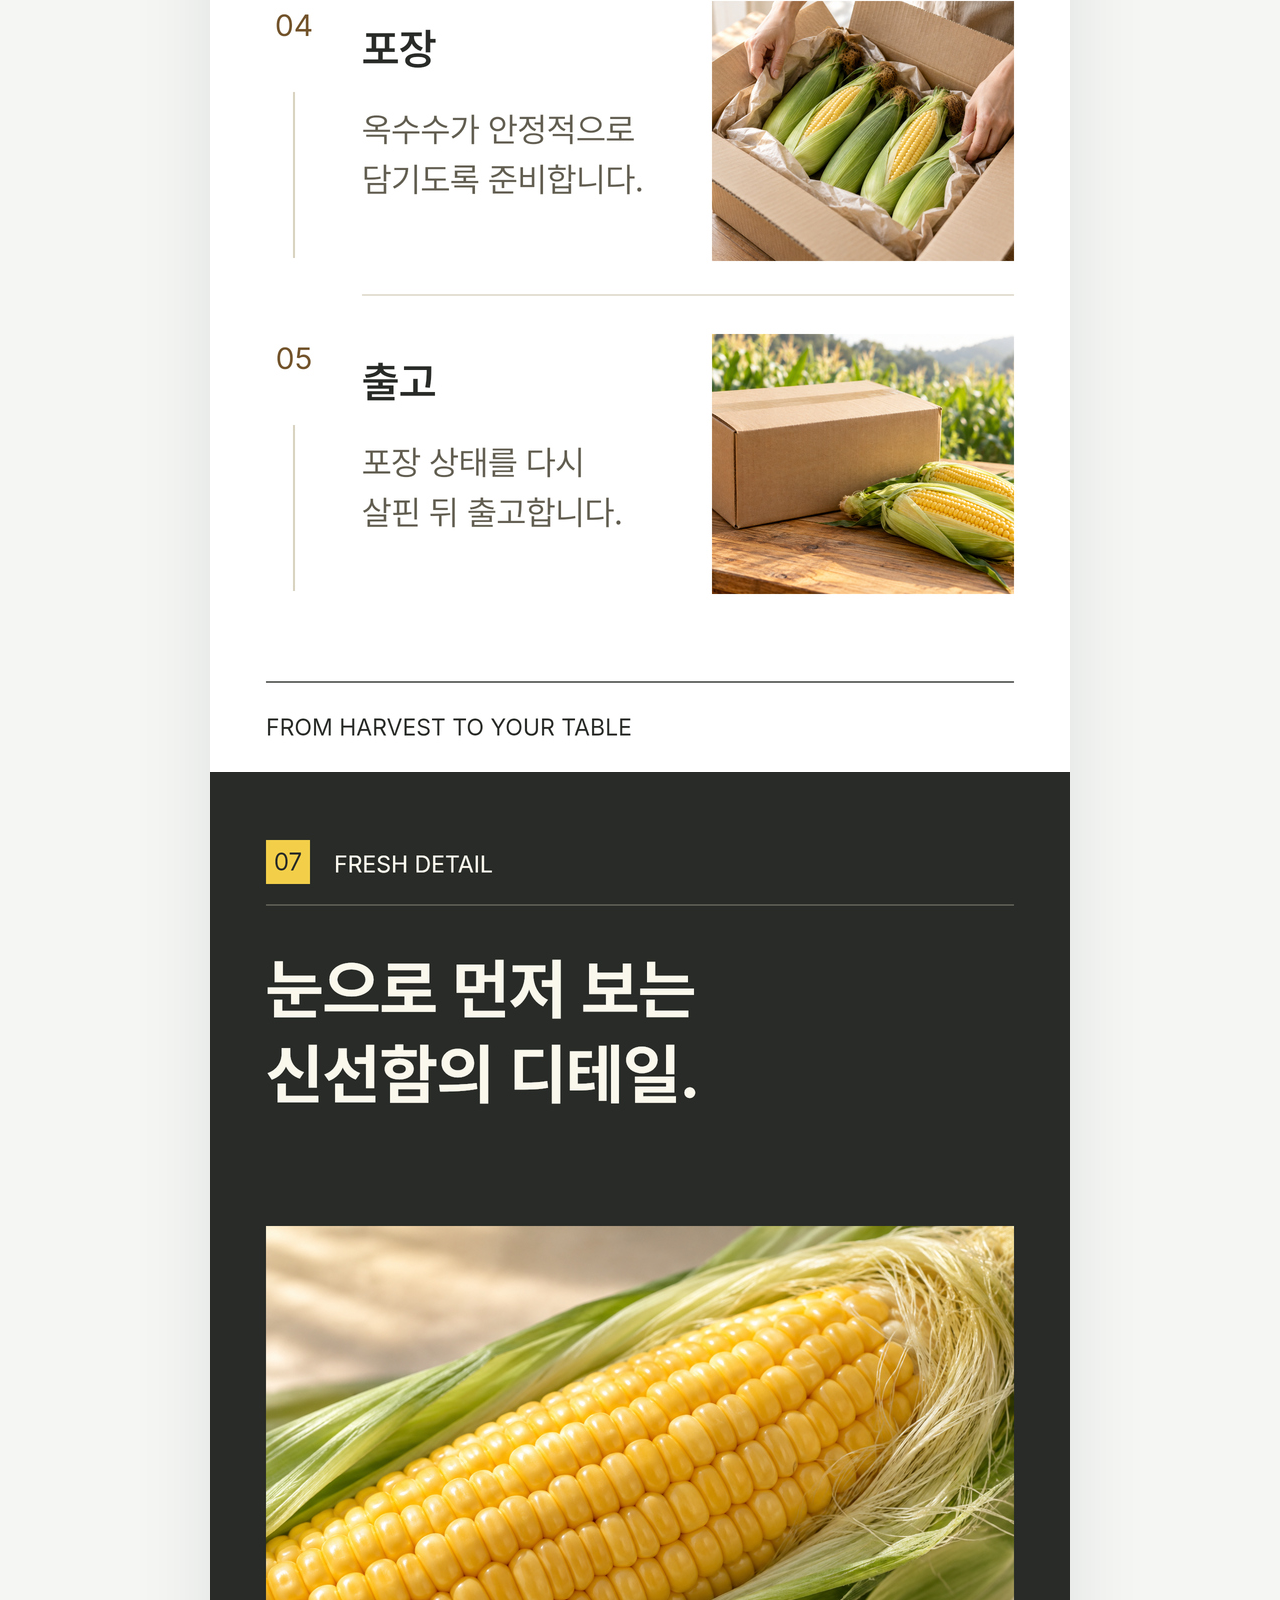
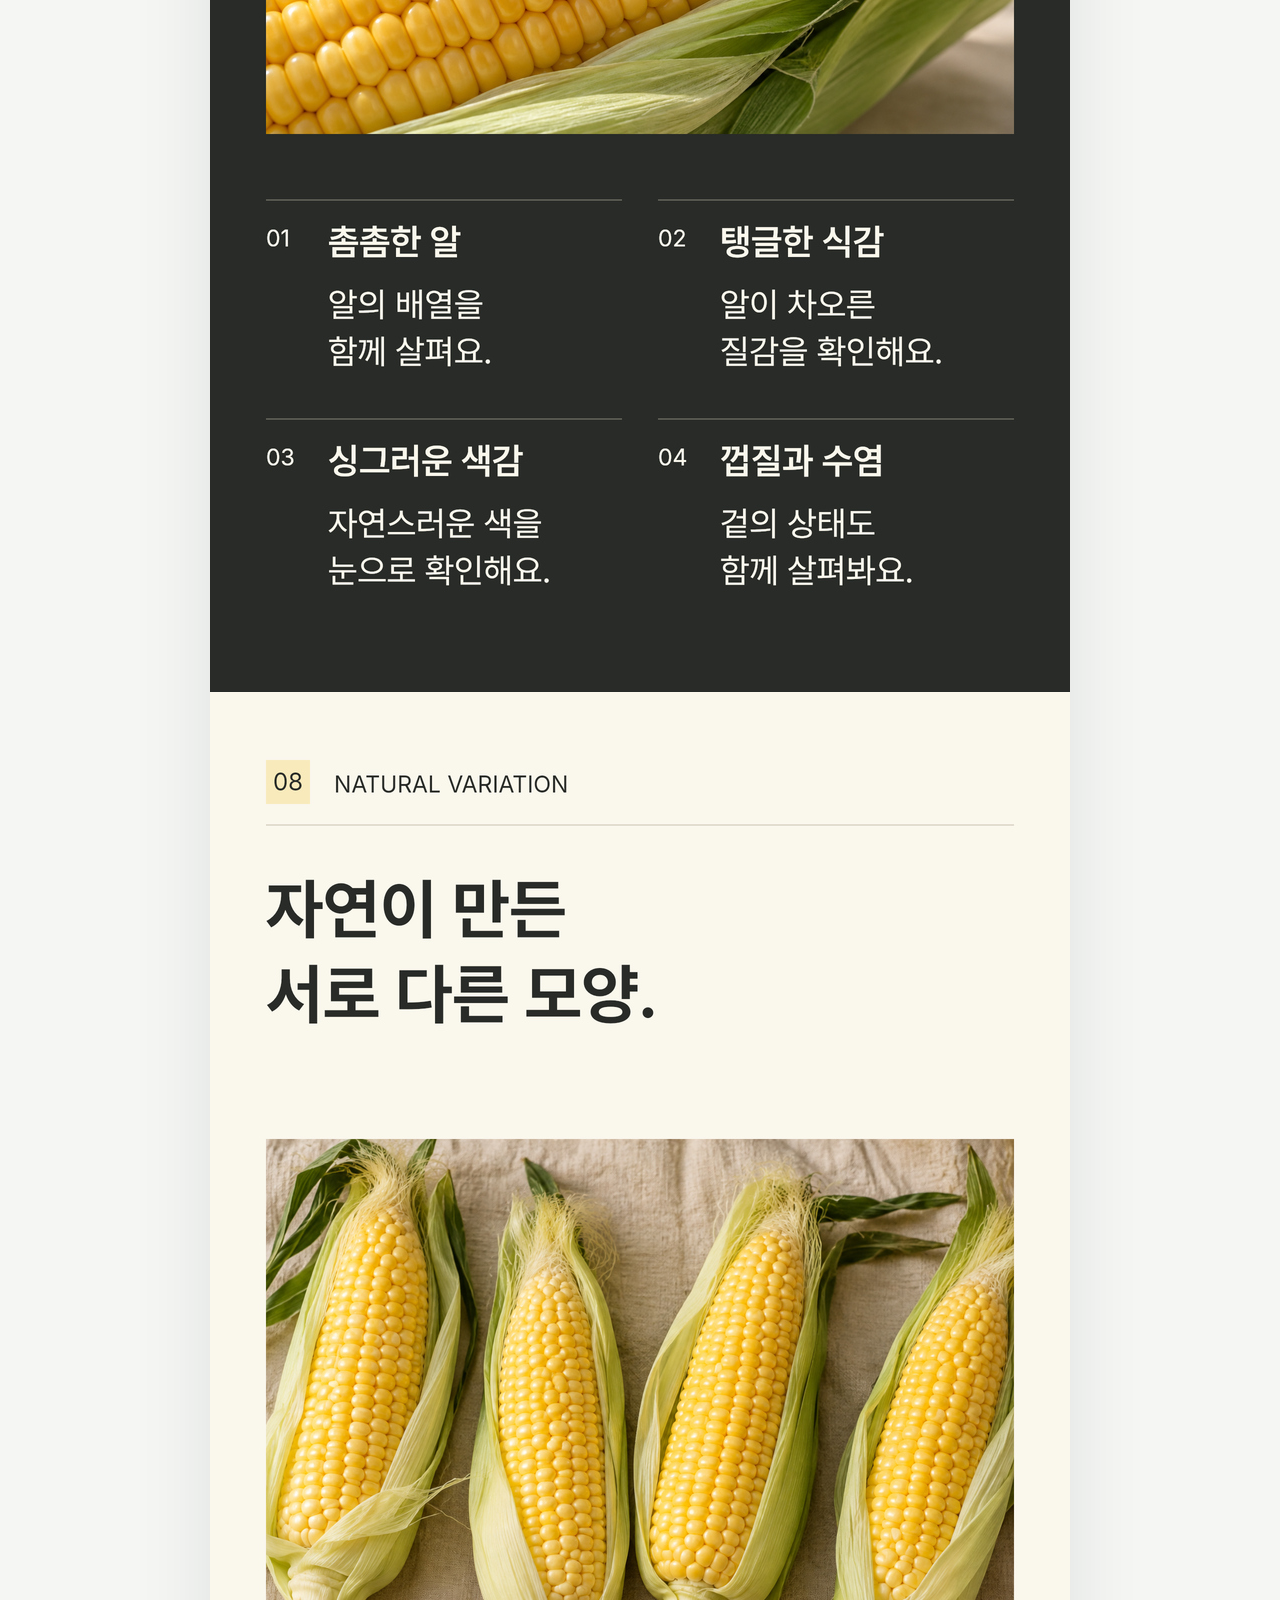
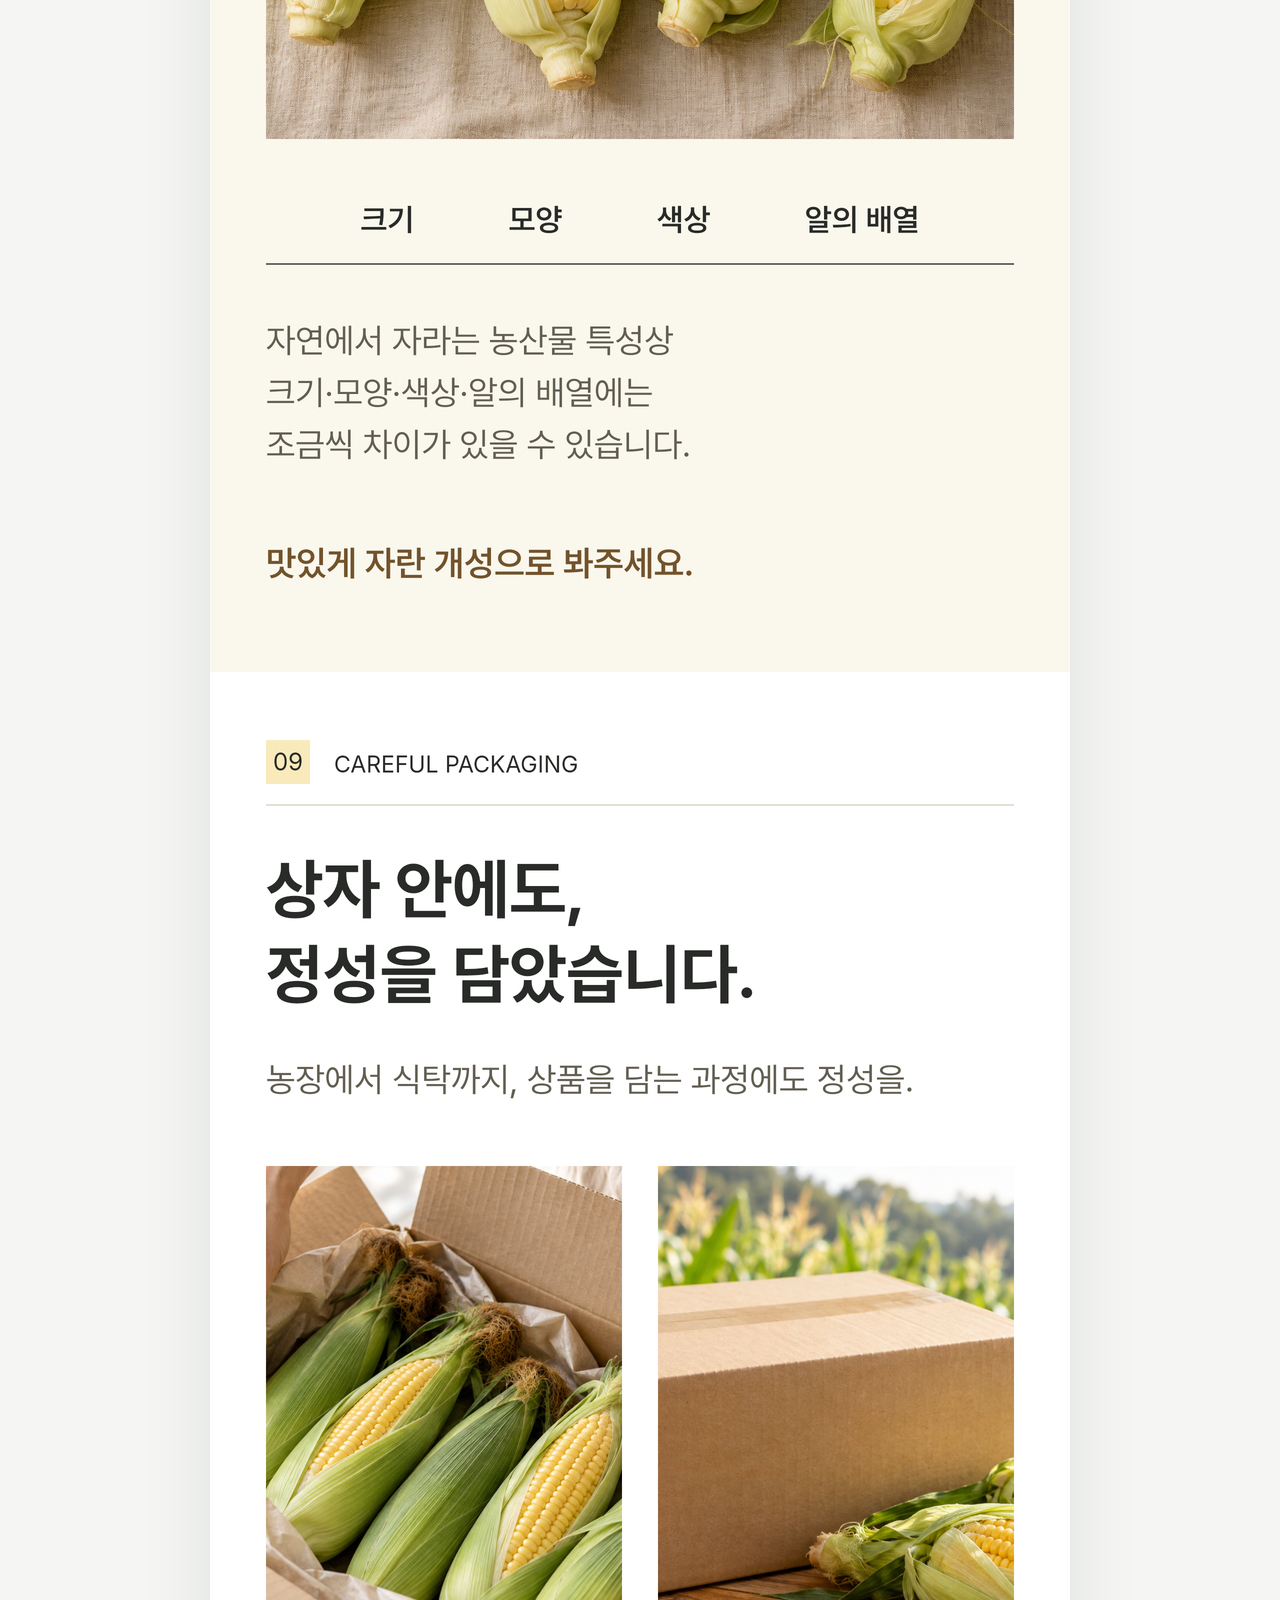
<file: corn.html>
<!doctype html>
<html lang="ko"><head><meta charset="utf-8"><meta name="viewport" content="width=device-width,initial-scale=1"><title>아침담 초당옥수수 | DETAILIST 포트폴리오</title><meta name="description" content="DETAILIST의 아침담 초당옥수수 Golden Table 상세페이지 자체 샘플. 농원 이야기와 수확·선별 과정, 활용·보관 안내를 연결한 농산물 포트폴리오."><link rel="icon" href="favicon.svg" type="image/svg+xml"><link rel="stylesheet" href="styles.css?v=20261016-detailist1"></head>
<body><a class="skip-link" href="#main">본문으로 건너뛰기</a><header class="site-header"><div class="shell"><a class="wordmark" href="./" aria-label="DETAILIST 포트폴리오 홈">DETAILIST</a><span class="header-note">PORTFOLIO / FOOD &amp; DRINK</span></div></header>
<main class="shell" id="main"><nav class="detail-nav" aria-label="돌아가기"><a class="back-link" href="./">← 전체 포트폴리오 보기</a></nav>
<section class="project-intro"><div><span class="eyebrow">03 / 식품·음료 · 농산물</span><h1 class="project-title--korean">아침담<br>초당옥수수</h1></div><p>농원 이야기와 수확·선별 과정, 즐기는 방법과 보관 안내를 하나의 흐름으로 연결한 농산물 상세페이지 샘플입니다.</p></section>
<div class="project-meta"><span>DETAILIST 자체 제작 포트폴리오</span><span>GOLDEN TABLE · 12 SECTIONS</span></div>
<div class="project-stage"><img class="project-image" src="corn-detail-v07.jpg" alt="아침담 초당옥수수 Golden Table 상세페이지 전체 디자인. 농원 소개, 수확과 선별, 활용·보관 가이드, FAQ를 포함한 12개 섹션." width="860" height="21300" decoding="async" fetchpriority="high"></div>
<div class="project-end"><a class="back-link" href="./">← 다른 포트폴리오 보기</a></div></main>
<footer class="footer shell"><div><strong>DETAILIST</strong>기획부터 디자인까지, 상품에 맞는 흐름을 만듭니다.</div><span>자체 제작 포트폴리오 샘플 · 실제 고객 납품 사례나 판매 상품이 아닙니다.</span></footer>
</body></html>
</file>
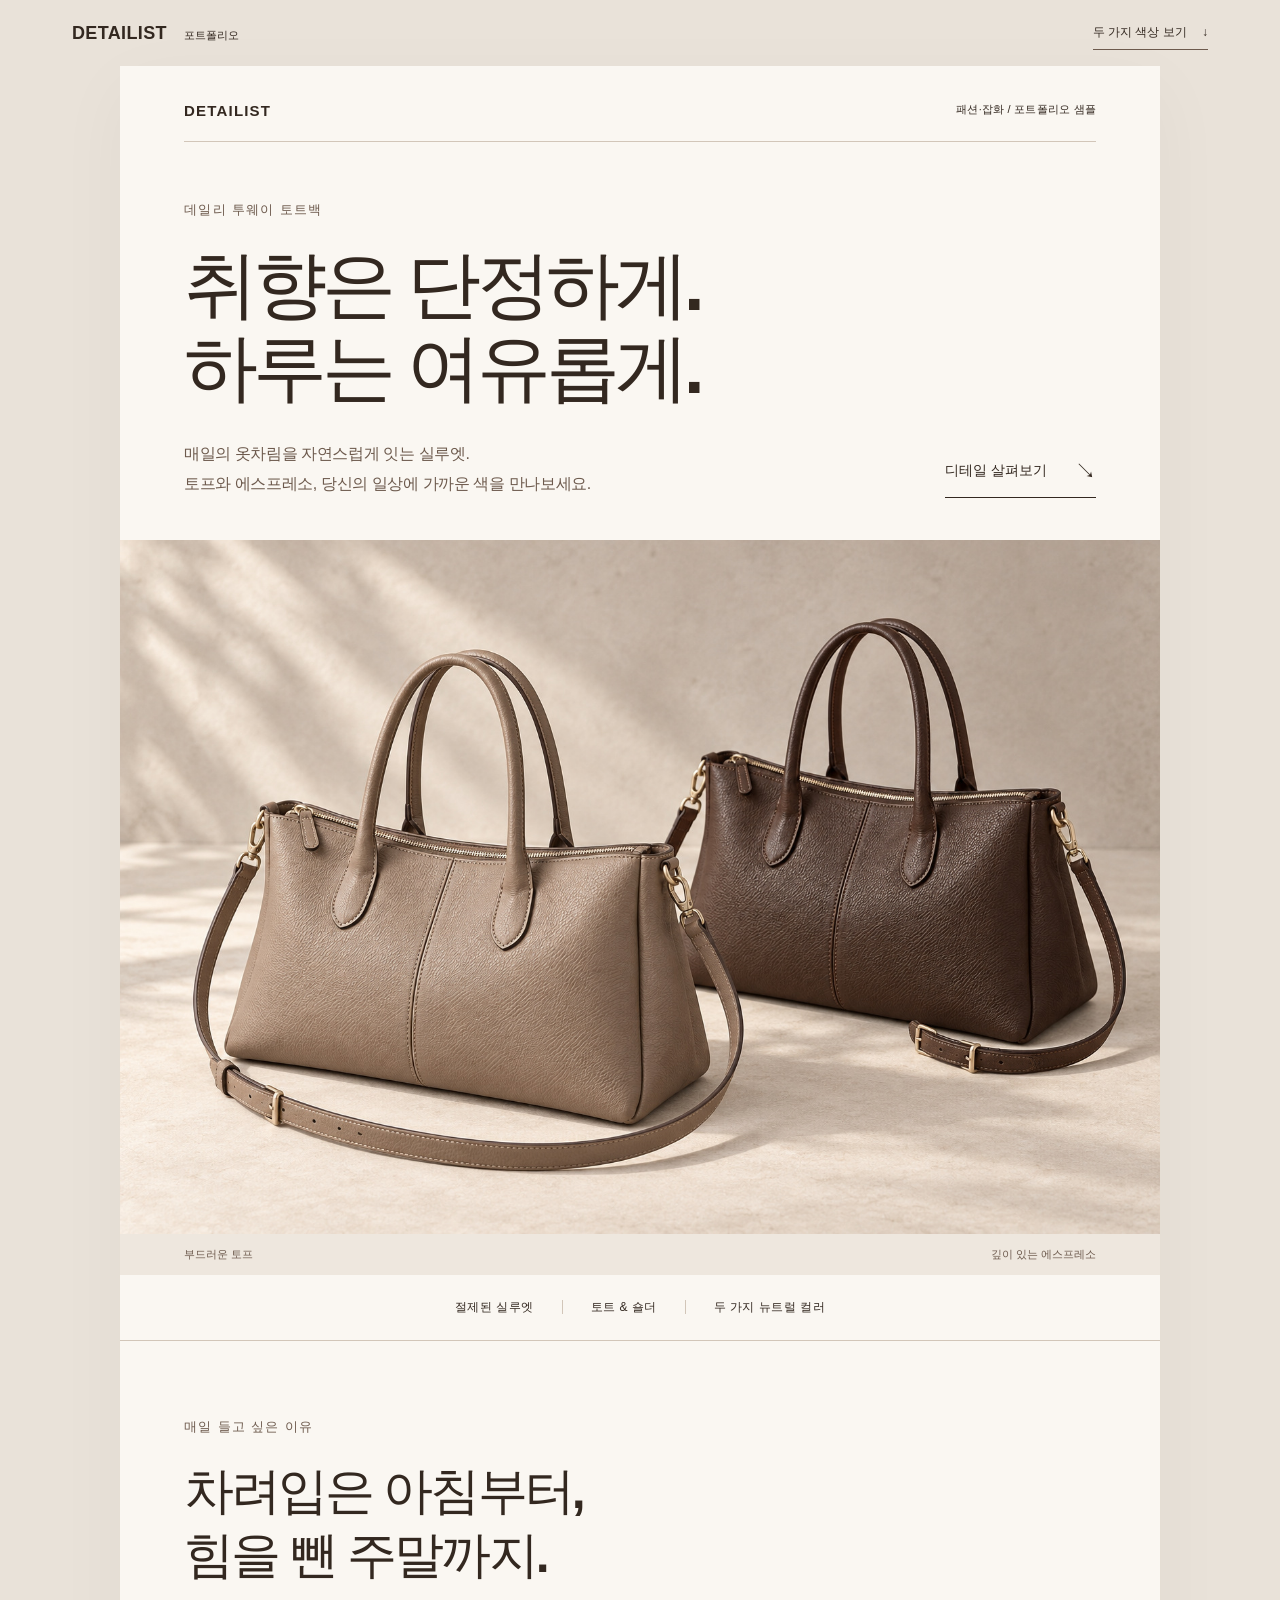
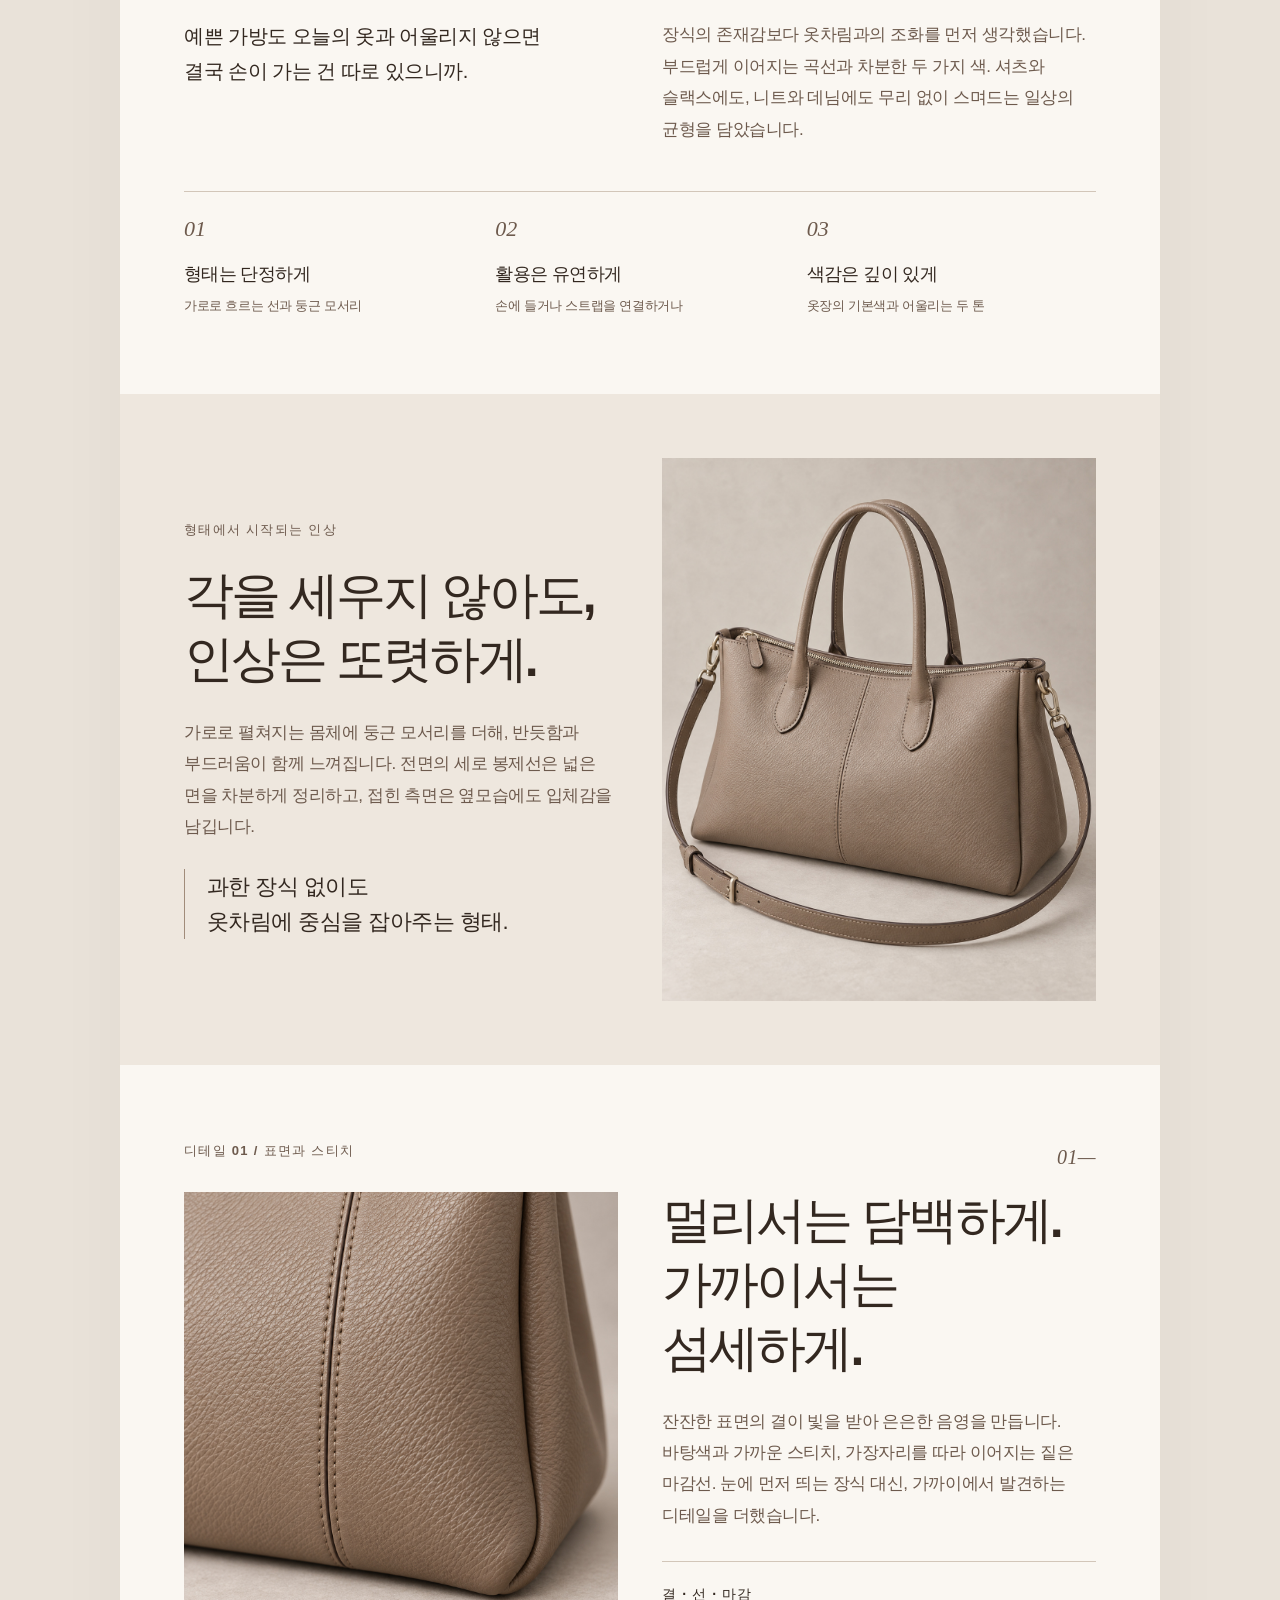
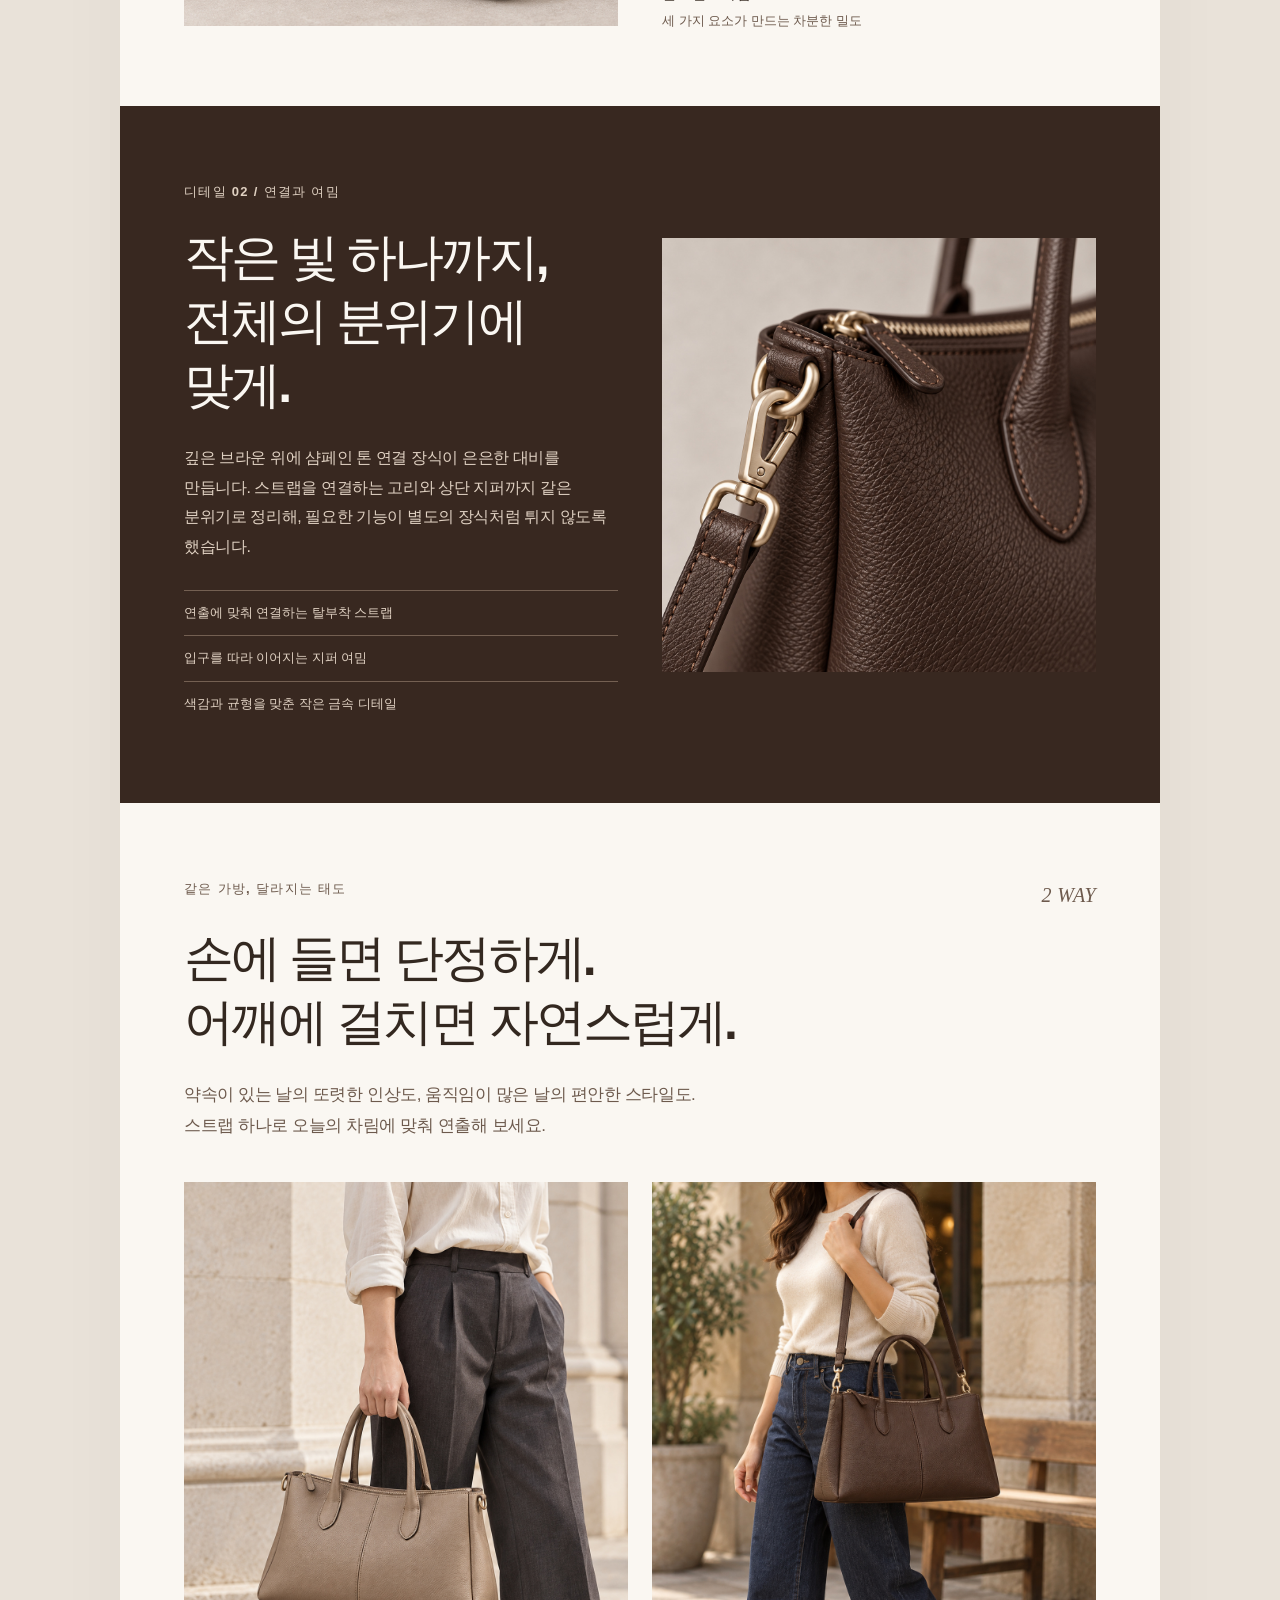
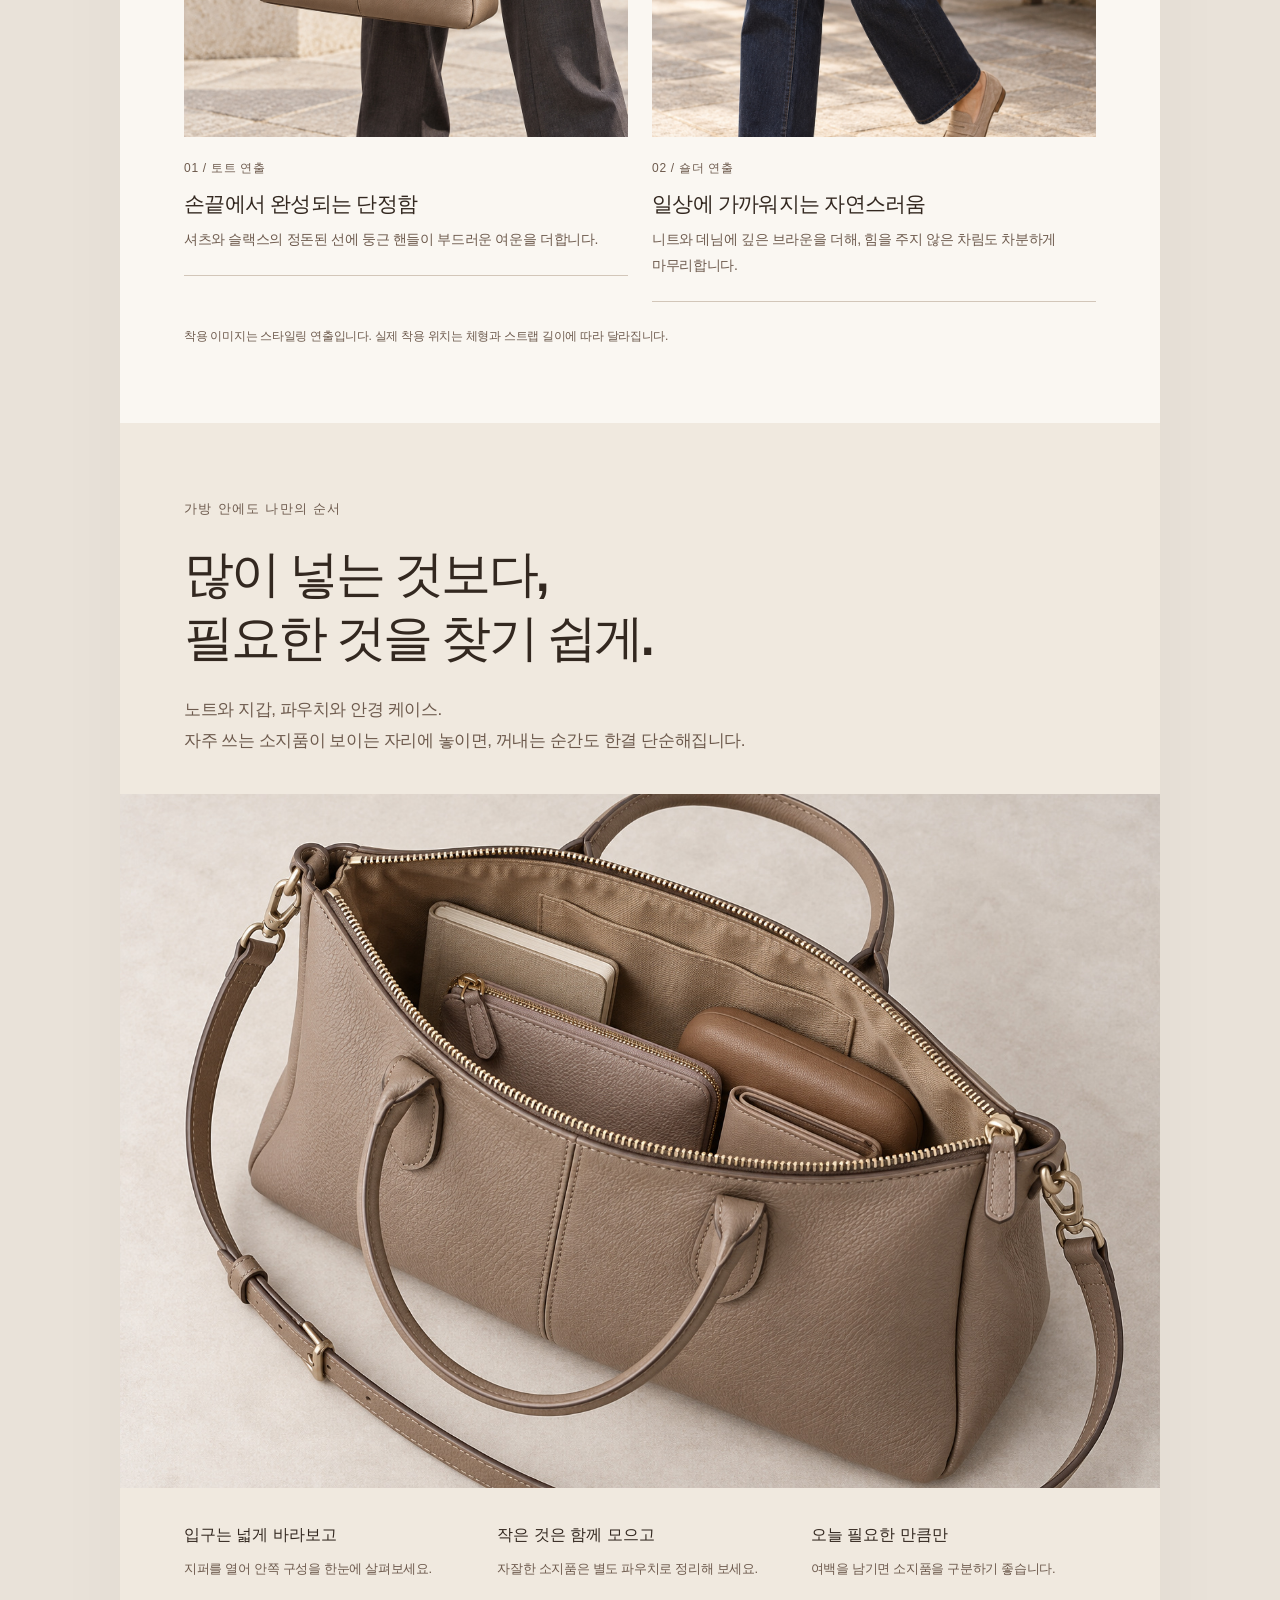
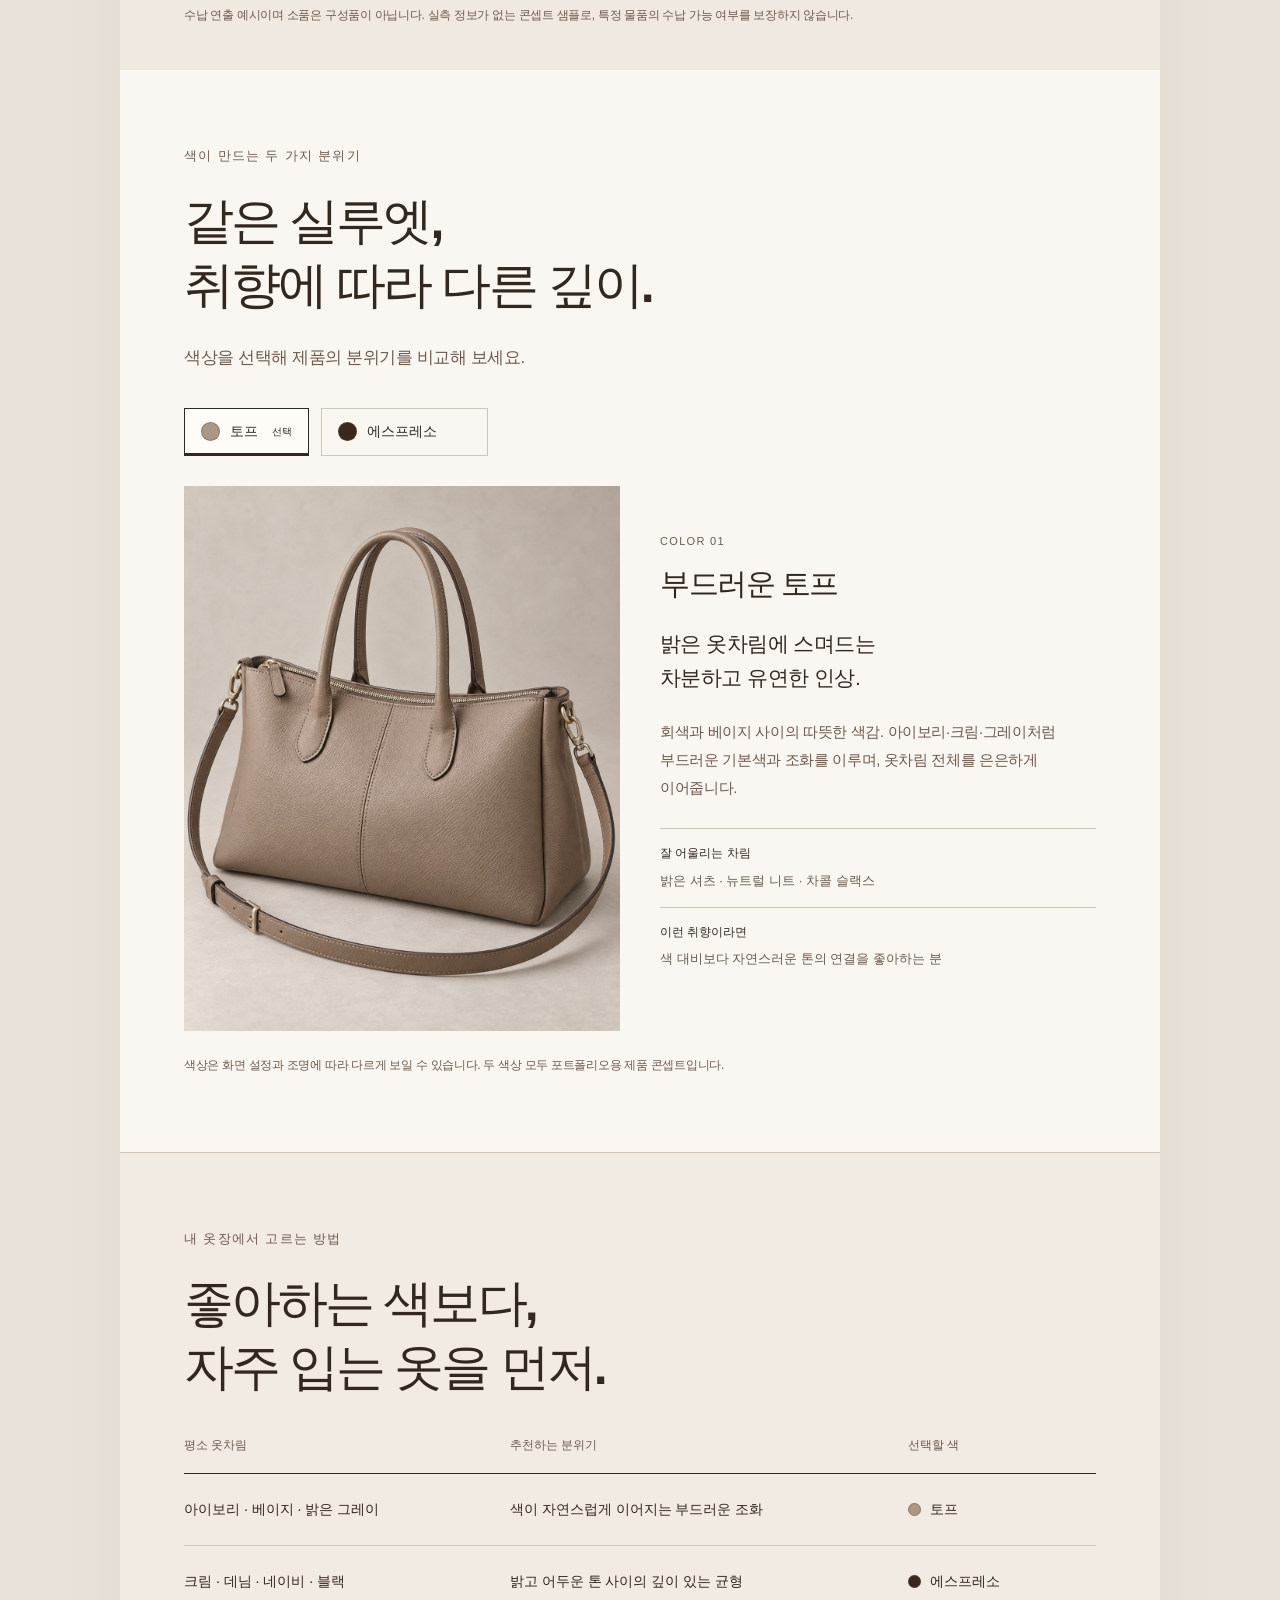
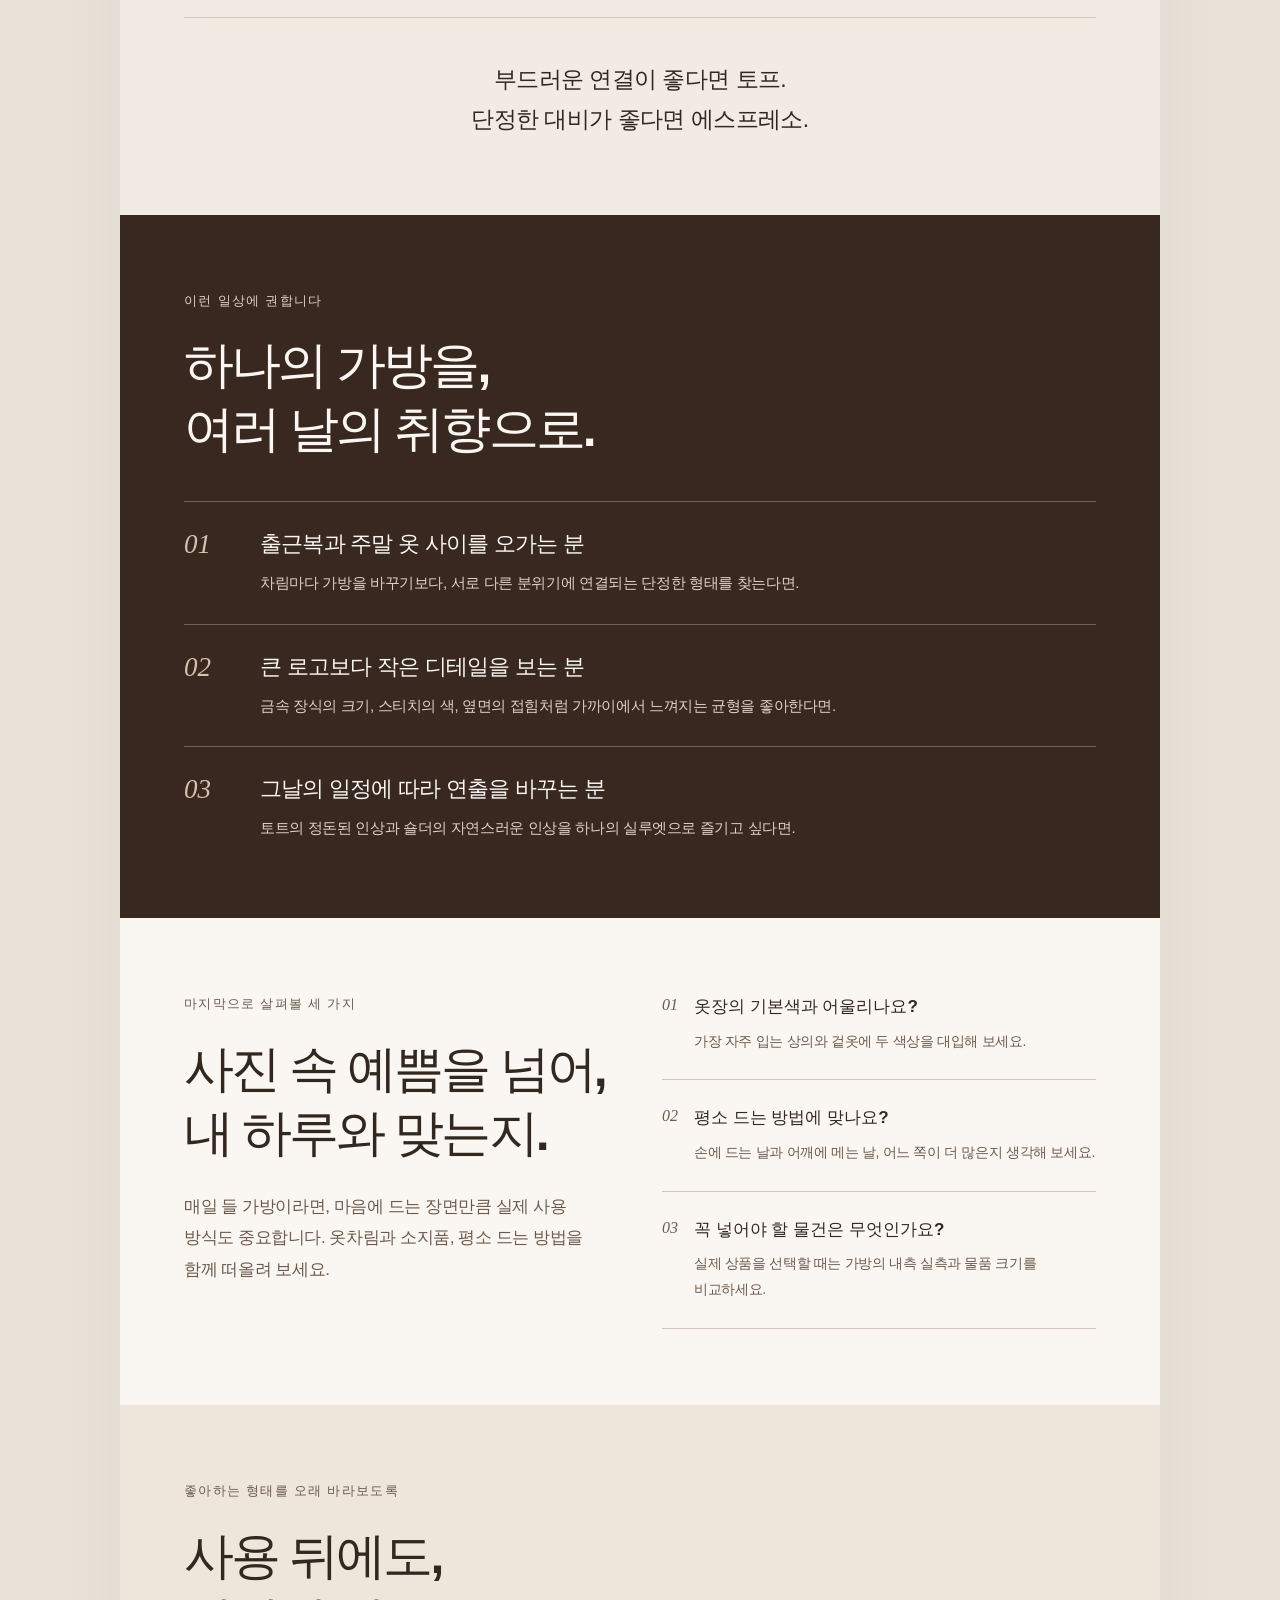
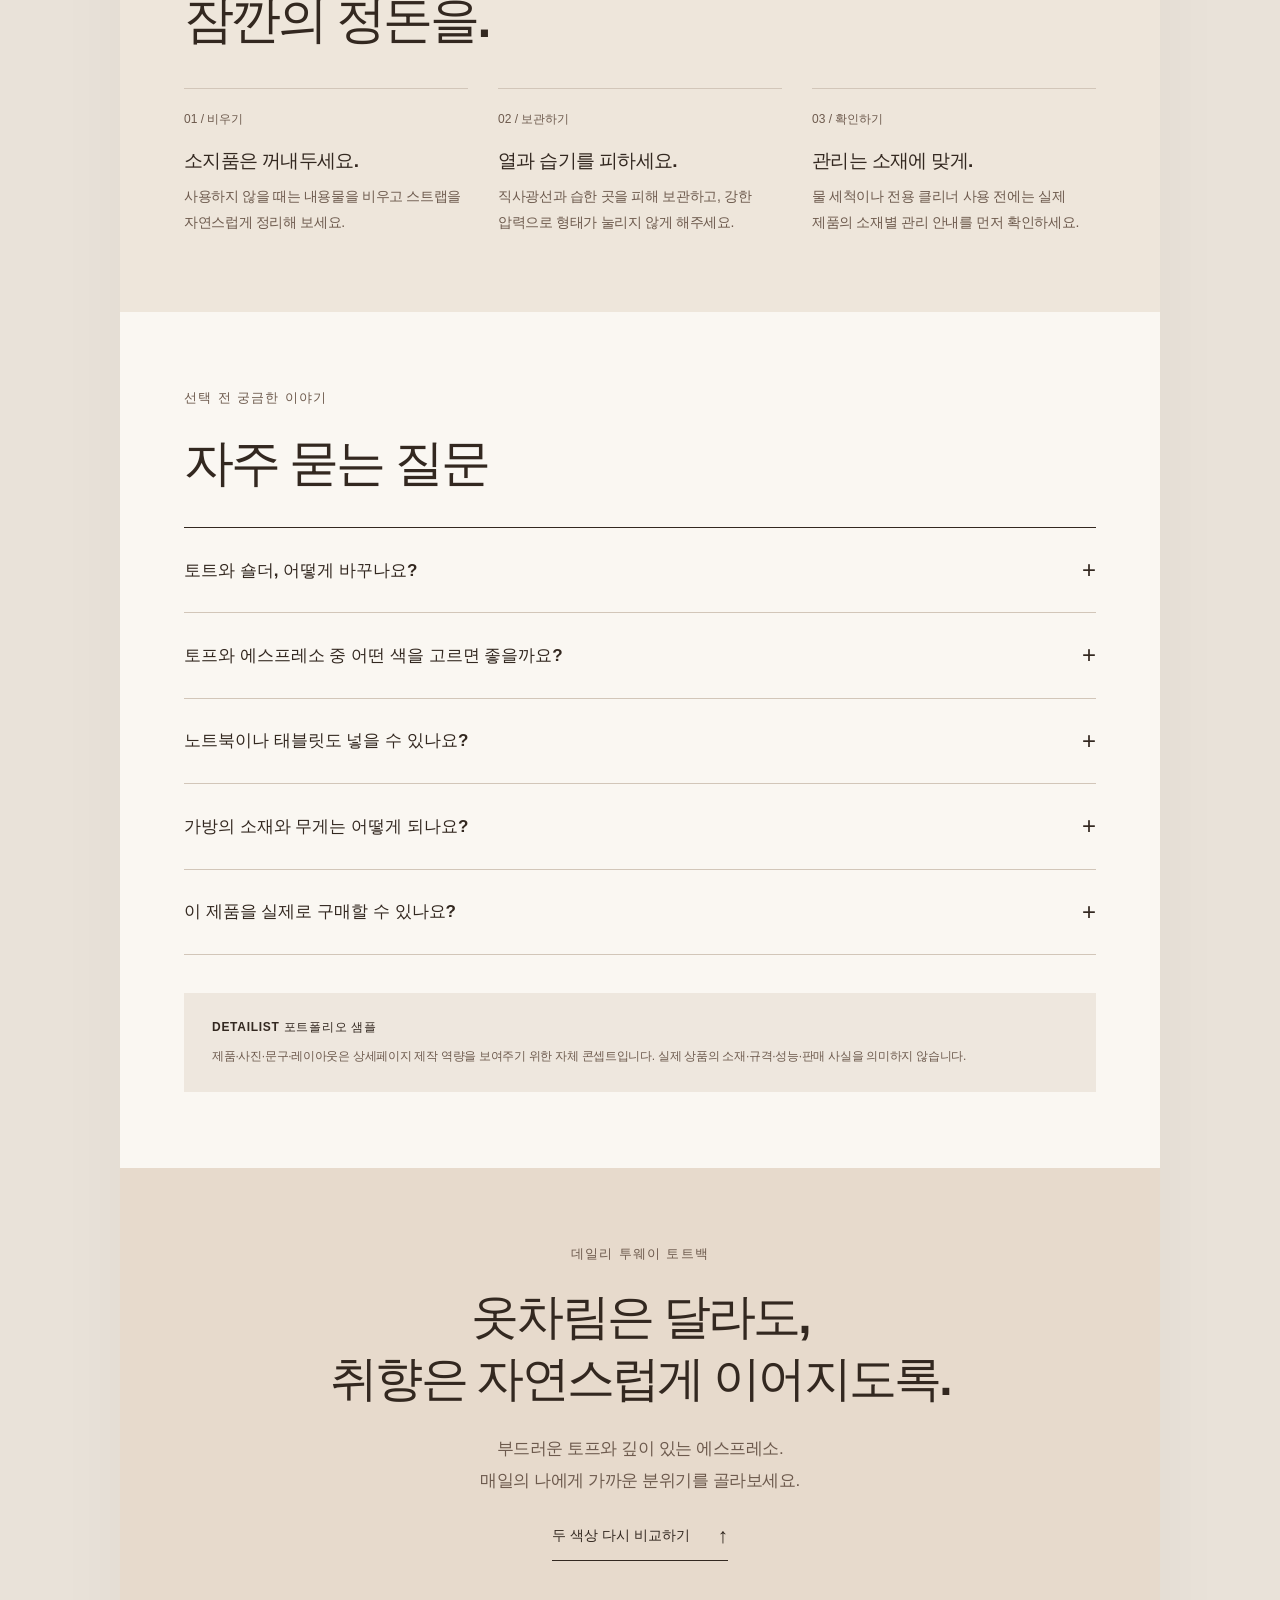
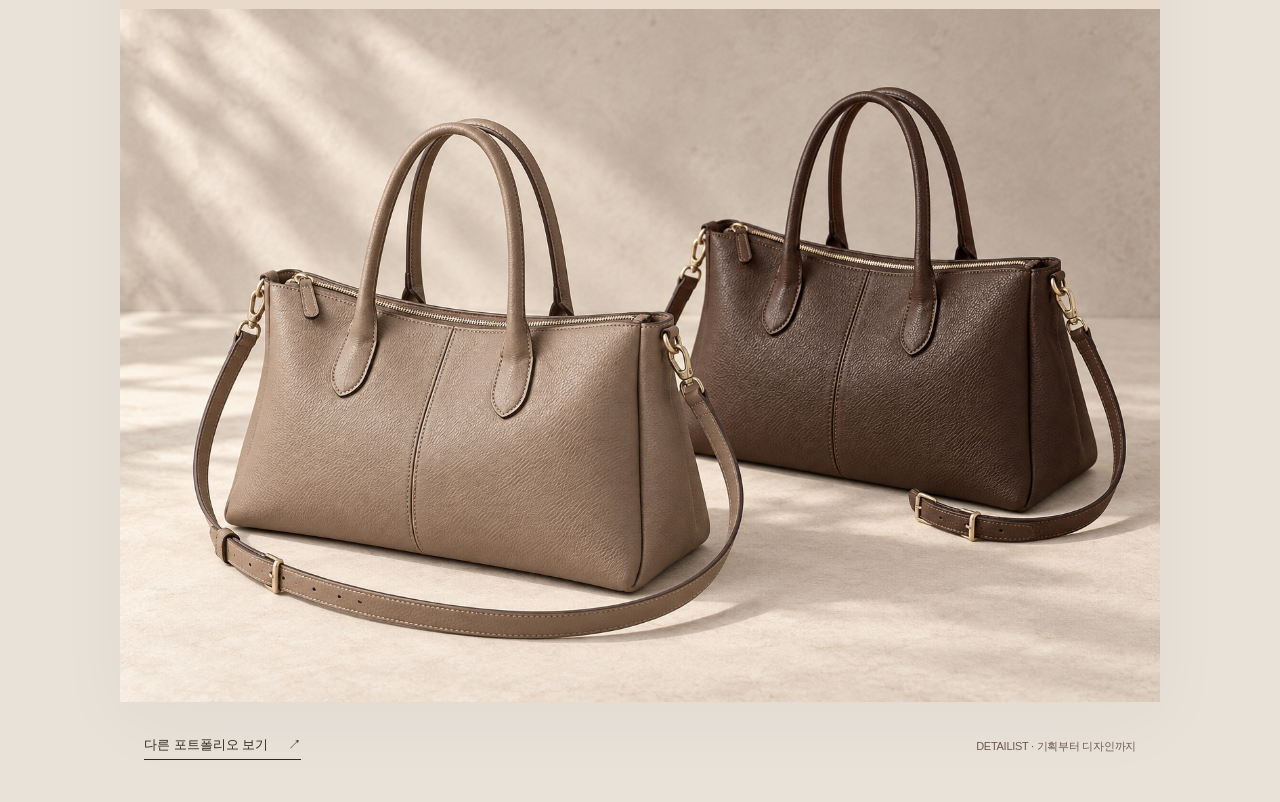
<file: fashion.html>
<!doctype html>
<html lang="ko">
<head>
  <meta charset="utf-8"><meta name="viewport" content="width=device-width,initial-scale=1">
  <meta name="theme-color" content="#faf7f2">
  <title>데일리 투웨이 토트백 | DETAILIST 포트폴리오</title>
  <meta name="description" content="토프와 에스프레소, 두 가지 분위기로 만나는 데일리 투웨이 토트백. 착용 연출·수납 구성·마감 디테일과 색상 선택 가이드를 담은 DETAILIST 자체 포트폴리오 샘플입니다.">
  <meta property="og:title" content="데일리 투웨이 토트백 | DETAILIST">
  <meta property="og:description" content="취향은 단정하게. 하루는 여유롭게. 패션·잡화 고급형 상세페이지 포트폴리오 샘플.">
  <meta property="og:image" content="https://july061400-coder.github.io/detailist-portfolio/tote/pair-v02.jpg">
  <link rel="icon" href="favicon.svg" type="image/svg+xml">
  <link rel="stylesheet" href="fashion-v02.css">
  <noscript><style>#color-espresso[hidden]{display:grid!important}.color-controls{display:none}</style></noscript>
  <script src="fashion-v02.js" defer></script>
</head>
<body>
<a class="skip" href="#main">본문으로 건너뛰기</a>
<header class="utility"><a href="index.html" aria-label="DETAILIST 포트폴리오 목록으로">DETAILIST <span>포트폴리오</span></a><a href="#colors">두 가지 색상 보기 <span aria-hidden="true">↓</span></a></header>
<main class="editorial" id="main">
  <!-- 01 / 제품 인지와 대표 메시지 -->
  <section class="hero" id="top" data-section="01" aria-labelledby="hero-title">
    <div class="hero-heading pad">
      <div class="overline"><span>DETAILIST</span><span>패션·잡화 / 포트폴리오 샘플</span></div>
      <p class="eyebrow">데일리 투웨이 토트백</p>
      <h1 id="hero-title">취향은 단정하게.<br> 하루는 여유롭게.</h1>
      <div class="hero-bottom"><p>매일의 옷차림을 자연스럽게 잇는 실루엣.<br> 토프와 에스프레소, 당신의 일상에 가까운 색을 만나보세요.</p><a class="text-link" href="#details">디테일 살펴보기 <span aria-hidden="true">↘</span></a></div>
    </div>
    <figure class="hero-photo"><img src="tote/pair-v02.jpg" width="1536" height="1024" alt="토프와 짙은 에스프레소 색상의 투웨이 토트백을 함께 배치한 제품 화보" fetchpriority="high"><figcaption><span>부드러운 토프</span><span>깊이 있는 에스프레소</span></figcaption></figure>
    <div class="hero-strip"><span>절제된 실루엣</span><i aria-hidden="true"></i><span>토트 &amp; 숄더</span><i aria-hidden="true"></i><span>두 가지 뉴트럴 컬러</span></div>
  </section>

  <!-- 02 / 구매자의 일상과 제품의 역할 -->
  <section class="intro pad" data-section="02" aria-labelledby="intro-title">
    <p class="eyebrow">매일 들고 싶은 이유</p>
    <h2 id="intro-title">차려입은 아침부터,<br> 힘을 뺀 주말까지.</h2>
    <div class="intro-grid"><p class="lead">예쁜 가방도 오늘의 옷과 어울리지 않으면<br> 결국 손이 가는 건 따로 있으니까.</p><p>장식의 존재감보다 옷차림과의 조화를 먼저 생각했습니다. 부드럽게 이어지는 곡선과 차분한 두 가지 색. 셔츠와 슬랙스에도, 니트와 데님에도 무리 없이 스며드는 일상의 균형을 담았습니다.</p></div>
    <div class="numbered-row"><div><span>01</span><h3>형태는 단정하게</h3><p>가로로 흐르는 선과 둥근 모서리</p></div><div><span>02</span><h3>활용은 유연하게</h3><p>손에 들거나 스트랩을 연결하거나</p></div><div><span>03</span><h3>색감은 깊이 있게</h3><p>옷장의 기본색과 어울리는 두 톤</p></div></div>
  </section>

  <!-- 03 / 실루엣과 시각적 차별점 -->
  <section class="silhouette" id="details" data-section="03" aria-labelledby="silhouette-title">
    <div class="split pad"><div class="copy"><p class="eyebrow">형태에서 시작되는 인상</p><h2 id="silhouette-title">각을 세우지 않아도,<br> 인상은 또렷하게.</h2><p>가로로 펼쳐지는 몸체에 둥근 모서리를 더해, 반듯함과 부드러움이 함께 느껴집니다. 전면의 세로 봉제선은 넓은 면을 차분하게 정리하고, 접힌 측면은 옆모습에도 입체감을 남깁니다.</p><p class="pullquote">과한 장식 없이도<br> 옷차림에 중심을 잡아주는 형태.</p></div><figure><img src="tote/taupe-v02.jpg" width="1122" height="1402" alt="중앙 봉제선과 접힌 측면, 둥근 손잡이가 보이는 토프 토트백" loading="lazy"></figure></div>
  </section>

  <!-- 04 / 표면과 스티치의 시각적 가치 -->
  <section class="texture pad" data-section="04" aria-labelledby="texture-title">
    <div class="section-top"><p class="eyebrow">디테일 01 / 표면과 스티치</p><span class="section-mark" aria-hidden="true">01—</span></div>
    <div class="split"><figure><img src="tote/grain-v02.jpg" width="1254" height="1254" alt="토프 가방의 잔잔한 표면 결, 봉제선과 둥근 모서리 확대" loading="lazy"></figure><div class="copy"><h2 id="texture-title">멀리서는 담백하게.<br> 가까이서는 섬세하게.</h2><p>잔잔한 표면의 결이 빛을 받아 은은한 음영을 만듭니다. 바탕색과 가까운 스티치, 가장자리를 따라 이어지는 짙은 마감선. 눈에 먼저 띄는 장식 대신, 가까이에서 발견하는 디테일을 더했습니다.</p><div class="detail-caption"><b>결 · 선 · 마감</b><span>세 가지 요소가 만드는 차분한 밀도</span></div></div></div>
  </section>

  <!-- 05 / 연결 장식과 여밈 -->
  <section class="hardware dark pad" data-section="05" aria-labelledby="hardware-title">
    <div class="split"><div class="copy"><p class="eyebrow">디테일 02 / 연결과 여밈</p><h2 id="hardware-title">작은 빛 하나까지,<br> 전체의 분위기에 맞게.</h2><p>깊은 브라운 위에 샴페인 톤 연결 장식이 은은한 대비를 만듭니다. 스트랩을 연결하는 고리와 상단 지퍼까지 같은 분위기로 정리해, 필요한 기능이 별도의 장식처럼 튀지 않도록 했습니다.</p><ul class="line-list"><li>연출에 맞춰 연결하는 탈부착 스트랩</li><li>입구를 따라 이어지는 지퍼 여밈</li><li>색감과 균형을 맞춘 작은 금속 디테일</li></ul></div><figure><img src="tote/hardware-v02.jpg" width="1254" height="1254" alt="에스프레소 가방의 샴페인 톤 스트랩 고리와 지퍼 연결부 확대" loading="lazy"></figure></div>
  </section>

  <!-- 06 / 토트와 숄더 두 가지 활용 -->
  <section class="two-way pad" data-section="06" aria-labelledby="two-way-title">
    <div class="section-top"><p class="eyebrow">같은 가방, 달라지는 태도</p><span class="section-mark" aria-hidden="true">2 WAY</span></div>
    <h2 id="two-way-title">손에 들면 단정하게.<br> 어깨에 걸치면 자연스럽게.</h2>
    <p class="section-desc">약속이 있는 날의 또렷한 인상도, 움직임이 많은 날의 편안한 스타일도.<br> 스트랩 하나로 오늘의 차림에 맞춰 연출해 보세요.</p>
    <div class="look-grid"><figure><img src="tote/taupe-style-v02.jpg" width="1122" height="1402" alt="크림 셔츠와 차콜 슬랙스 차림에 토프 가방을 손에 든 토트 연출" loading="lazy"><figcaption><span>01 / 토트 연출</span><h3>손끝에서 완성되는 단정함</h3><p>셔츠와 슬랙스의 정돈된 선에 둥근 핸들이 부드러운 여운을 더합니다.</p></figcaption></figure><figure><img src="tote/espresso-style-v02.jpg" width="1122" height="1402" alt="밝은 니트와 데님 차림에 에스프레소 가방을 긴 스트랩으로 어깨에 멘 숄더 연출" loading="lazy"><figcaption><span>02 / 숄더 연출</span><h3>일상에 가까워지는 자연스러움</h3><p>니트와 데님에 깊은 브라운을 더해, 힘을 주지 않은 차림도 차분하게 마무리합니다.</p></figcaption></figure></div>
    <p class="note">착용 이미지는 스타일링 연출입니다. 실제 착용 위치는 체형과 스트랩 길이에 따라 달라집니다.</p>
  </section>

  <!-- 07 / 수납은 실제 측정이 아닌 연출로 구분 -->
  <section class="inside" data-section="07" aria-labelledby="inside-title">
    <div class="pad inside-heading"><p class="eyebrow">가방 안에도 나만의 순서</p><h2 id="inside-title">많이 넣는 것보다,<br> 필요한 것을 찾기 쉽게.</h2><p>노트와 지갑, 파우치와 안경 케이스.<br> 자주 쓰는 소지품이 보이는 자리에 놓이면, 꺼내는 순간도 한결 단순해집니다.</p></div>
    <figure><img src="tote/interior-v02.jpg" width="1536" height="1024" alt="가방의 지퍼를 열고 노트, 파우치, 지갑과 안경 케이스를 정돈한 수납 연출" loading="lazy"></figure>
    <div class="inside-tips pad"><div><b>입구는 넓게 바라보고</b><p>지퍼를 열어 안쪽 구성을 한눈에 살펴보세요.</p></div><div><b>작은 것은 함께 모으고</b><p>자잘한 소지품은 별도 파우치로 정리해 보세요.</p></div><div><b>오늘 필요한 만큼만</b><p>여백을 남기면 소지품을 구분하기 좋습니다.</p></div></div>
    <p class="note pad">수납 연출 예시이며 소품은 구성품이 아닙니다. 실측 정보가 없는 콘셉트 샘플로, 특정 물품의 수납 가능 여부를 보장하지 않습니다.</p>
  </section>

  <!-- 08 / 실제 작동하는 두 색상 비교 -->
  <section class="colors pad" id="colors" data-section="08" aria-labelledby="colors-title">
    <p class="eyebrow">색이 만드는 두 가지 분위기</p><h2 id="colors-title">같은 실루엣,<br> 취향에 따라 다른 깊이.</h2>
    <p class="section-desc">색상을 선택해 제품의 분위기를 비교해 보세요.</p>
    <div class="color-controls" role="group" aria-label="토트백 색상 선택"><button type="button" class="swatch-button" data-color="taupe" aria-pressed="true" aria-controls="color-taupe"><span class="swatch taupe" aria-hidden="true"></span>토프 <span class="selected-word" aria-hidden="true">선택</span></button><button type="button" class="swatch-button" data-color="espresso" aria-pressed="false" aria-controls="color-espresso"><span class="swatch espresso" aria-hidden="true"></span>에스프레소 <span class="selected-word" aria-hidden="true">선택</span></button></div>
    <p class="sr-only" id="color-status" aria-live="polite">토프 색상을 보고 있습니다.</p>
    <div class="color-panels"><article class="color-panel" id="color-taupe" aria-labelledby="taupe-title"><figure><img src="tote/taupe-v02.jpg" width="1122" height="1402" alt="따뜻한 회갈색 토프 토트백 전체 제품" loading="lazy"></figure><div class="color-copy"><span class="color-number">COLOR 01</span><h3 id="taupe-title">부드러운 토프</h3><p class="color-line">밝은 옷차림에 스며드는<br> 차분하고 유연한 인상.</p><p>회색과 베이지 사이의 따뜻한 색감. 아이보리·크림·그레이처럼 부드러운 기본색과 조화를 이루며, 옷차림 전체를 은은하게 이어줍니다.</p><dl><div><dt>잘 어울리는 차림</dt><dd>밝은 셔츠 · 뉴트럴 니트 · 차콜 슬랙스</dd></div><div><dt>이런 취향이라면</dt><dd>색 대비보다 자연스러운 톤의 연결을 좋아하는 분</dd></div></dl></div></article><article class="color-panel" id="color-espresso" aria-labelledby="espresso-title" hidden><figure><img src="tote/espresso-v02.jpg" width="1122" height="1402" alt="깊은 에스프레소 브라운 토트백 전체 제품" loading="lazy"></figure><div class="color-copy"><span class="color-number">COLOR 02</span><h3 id="espresso-title">깊이 있는 에스프레소</h3><p class="color-line">단정한 옷차림에 더하는<br> 묵직하지 않은 존재감.</p><p>짙은 브라운이 밝은 상의와는 선명한 대비를, 네이비·블랙과는 깊은 조화를 만듭니다. 금속 장식의 은은한 빛이 어두운 색에 섬세한 표정을 더합니다.</p><dl><div><dt>잘 어울리는 차림</dt><dd>에크루 니트 · 인디고 데님 · 짙은 재킷</dd></div><div><dt>이런 취향이라면</dt><dd>가방 하나로 옷차림에 중심을 더하고 싶은 분</dd></div></dl></div></article></div>
    <p class="note">색상은 화면 설정과 조명에 따라 다르게 보일 수 있습니다. 두 색상 모두 포트폴리오용 제품 콘셉트입니다.</p>
  </section>

  <!-- 09 / 색상 결정에 도움이 되는 구체적 비교 -->
  <section class="color-guide pad" data-section="09" aria-labelledby="guide-title">
    <p class="eyebrow">내 옷장에서 고르는 방법</p><h2 id="guide-title">좋아하는 색보다,<br> 자주 입는 옷을 먼저.</h2>
    <div class="guide-table" role="table" aria-label="옷차림과 취향별 색상 가이드"><div class="guide-head" role="row"><span role="columnheader">평소 옷차림</span><span role="columnheader">추천하는 분위기</span><span role="columnheader">선택할 색</span></div><div role="row"><span role="cell">아이보리 · 베이지 · 밝은 그레이</span><span role="cell">색이 자연스럽게 이어지는 부드러운 조화</span><b role="cell"><i class="mini-swatch taupe" aria-hidden="true"></i>토프</b></div><div role="row"><span role="cell">크림 · 데님 · 네이비 · 블랙</span><span role="cell">밝고 어두운 톤 사이의 깊이 있는 균형</span><b role="cell"><i class="mini-swatch espresso" aria-hidden="true"></i>에스프레소</b></div></div>
    <p class="guide-outro">부드러운 연결이 좋다면 토프.<br> 단정한 대비가 좋다면 에스프레소.</p>
  </section>

  <!-- 10 / 추천 고객: 추상적 칭찬 대신 취향과 상황 -->
  <section class="for-you dark pad" data-section="10" aria-labelledby="for-title"><p class="eyebrow">이런 일상에 권합니다</p><h2 id="for-title">하나의 가방을,<br> 여러 날의 취향으로.</h2><ol class="audience"><li><span>01</span><div><h3>출근복과 주말 옷 사이를 오가는 분</h3><p>차림마다 가방을 바꾸기보다, 서로 다른 분위기에 연결되는 단정한 형태를 찾는다면.</p></div></li><li><span>02</span><div><h3>큰 로고보다 작은 디테일을 보는 분</h3><p>금속 장식의 크기, 스티치의 색, 옆면의 접힘처럼 가까이에서 느껴지는 균형을 좋아한다면.</p></div></li><li><span>03</span><div><h3>그날의 일정에 따라 연출을 바꾸는 분</h3><p>토트의 정돈된 인상과 숄더의 자연스러운 인상을 하나의 실루엣으로 즐기고 싶다면.</p></div></li></ol></section>

  <!-- 11 / 구매 전 선택 기준 -->
  <section class="selection pad" data-section="11" aria-labelledby="selection-title"><div class="split"><div class="copy"><p class="eyebrow">마지막으로 살펴볼 세 가지</p><h2 id="selection-title">사진 속 예쁨을 넘어,<br> 내 하루와 맞는지.</h2><p>매일 들 가방이라면, 마음에 드는 장면만큼 실제 사용 방식도 중요합니다. 옷차림과 소지품, 평소 드는 방법을 함께 떠올려 보세요.</p></div><ol class="checklist"><li><b>옷장의 기본색과 어울리나요?</b><p>가장 자주 입는 상의와 겉옷에 두 색상을 대입해 보세요.</p></li><li><b>평소 드는 방법에 맞나요?</b><p>손에 드는 날과 어깨에 메는 날, 어느 쪽이 더 많은지 생각해 보세요.</p></li><li><b>꼭 넣어야 할 물건은 무엇인가요?</b><p>실제 상품을 선택할 때는 가방의 내측 실측과 물품 크기를 비교하세요.</p></li></ol></div></section>

  <!-- 12 / 관리 안내 -->
  <section class="care pad" data-section="12" aria-labelledby="care-title"><p class="eyebrow">좋아하는 형태를 오래 바라보도록</p><h2 id="care-title">사용 뒤에도,<br> 잠깐의 정돈을.</h2><div class="care-grid"><div><span>01 / 비우기</span><h3>소지품은 꺼내두세요.</h3><p>사용하지 않을 때는 내용물을 비우고 스트랩을 자연스럽게 정리해 보세요.</p></div><div><span>02 / 보관하기</span><h3>열과 습기를 피하세요.</h3><p>직사광선과 습한 곳을 피해 보관하고, 강한 압력으로 형태가 눌리지 않게 해주세요.</p></div><div><span>03 / 확인하기</span><h3>관리는 소재에 맞게.</h3><p>물 세척이나 전용 클리너 사용 전에는 실제 제품의 소재별 관리 안내를 먼저 확인하세요.</p></div></div></section>

  <!-- 13 / 궁금증 해소 및 샘플 정보 -->
  <section class="faq pad" data-section="13" aria-labelledby="faq-title"><p class="eyebrow">선택 전 궁금한 이야기</p><h2 id="faq-title">자주 묻는 질문</h2><div class="faq-list">
    <details><summary>토트와 숄더, 어떻게 바꾸나요?</summary><div><p>양쪽 고리에 긴 스트랩을 연결하면 숄더로, 스트랩을 분리하면 손잡이를 활용한 토트로 연출하는 콘셉트입니다. 착용 위치는 실제 스트랩 길이와 체형에 따라 달라집니다.</p></div></details>
    <details><summary>토프와 에스프레소 중 어떤 색을 고르면 좋을까요?</summary><div><p>밝고 부드러운 옷차림을 즐긴다면 토프를, 데님이나 짙은 재킷에 깊이 있는 색을 더하고 싶다면 에스프레소를 권합니다. 위 색상 선택 영역에서 같은 형태의 두 색상을 비교해 보세요.</p></div></details>
    <details><summary>노트북이나 태블릿도 넣을 수 있나요?</summary><div><p>이 페이지는 실측을 확정하지 않은 포트폴리오 샘플이므로 특정 기기 수납을 보장하지 않습니다. 실제 제품을 구매할 때는 가방 내부와 기기의 가로·세로·두께를 함께 확인해 주세요.</p></div></details>
    <details><summary>가방의 소재와 무게는 어떻게 되나요?</summary><div><p>표면의 결, 봉제와 색상은 디자인 콘셉트로 표현했습니다. 실제 원단·가죽 종류나 등급, 무게, 원산지와 성능 시험 정보는 정해지지 않았으며 이 사진만으로 보증하지 않습니다.</p></div></details>
    <details><summary>이 제품을 실제로 구매할 수 있나요?</summary><div><p>실제 판매 상품이 아닌 DETAILIST의 자체 제작 포트폴리오 샘플입니다. 제품 및 착용·수납 사진은 연출 이미지이며, 구매 링크나 실제 고객 후기는 제공하지 않습니다.</p></div></details>
  </div><div class="sample-info"><b>DETAILIST 포트폴리오 샘플</b><p>제품·사진·문구·레이아웃은 상세페이지 제작 역량을 보여주기 위한 자체 콘셉트입니다. 실제 상품의 소재·규격·성능·판매 사실을 의미하지 않습니다.</p></div></section>

  <!-- 14 / 대표 이미지로 마무리 -->
  <section class="closing" data-section="14" aria-labelledby="closing-title"><div class="pad"><p class="eyebrow">데일리 투웨이 토트백</p><h2 id="closing-title">옷차림은 달라도,<br> 취향은 자연스럽게 이어지도록.</h2><p>부드러운 토프와 깊이 있는 에스프레소.<br> 매일의 나에게 가까운 분위기를 골라보세요.</p><a class="text-link" href="#colors">두 색상 다시 비교하기 <span aria-hidden="true">↑</span></a></div><figure><img src="tote/pair-v02.jpg" width="1536" height="1024" alt="같은 실루엣에 서로 다른 깊이를 담은 토프와 에스프레소 토트백" loading="lazy"></figure></section>
</main>
<footer class="page-footer"><a href="index.html">다른 포트폴리오 보기 <span aria-hidden="true">↗</span></a><p>DETAILIST · 기획부터 디자인까지</p></footer>
</body></html>
</file>
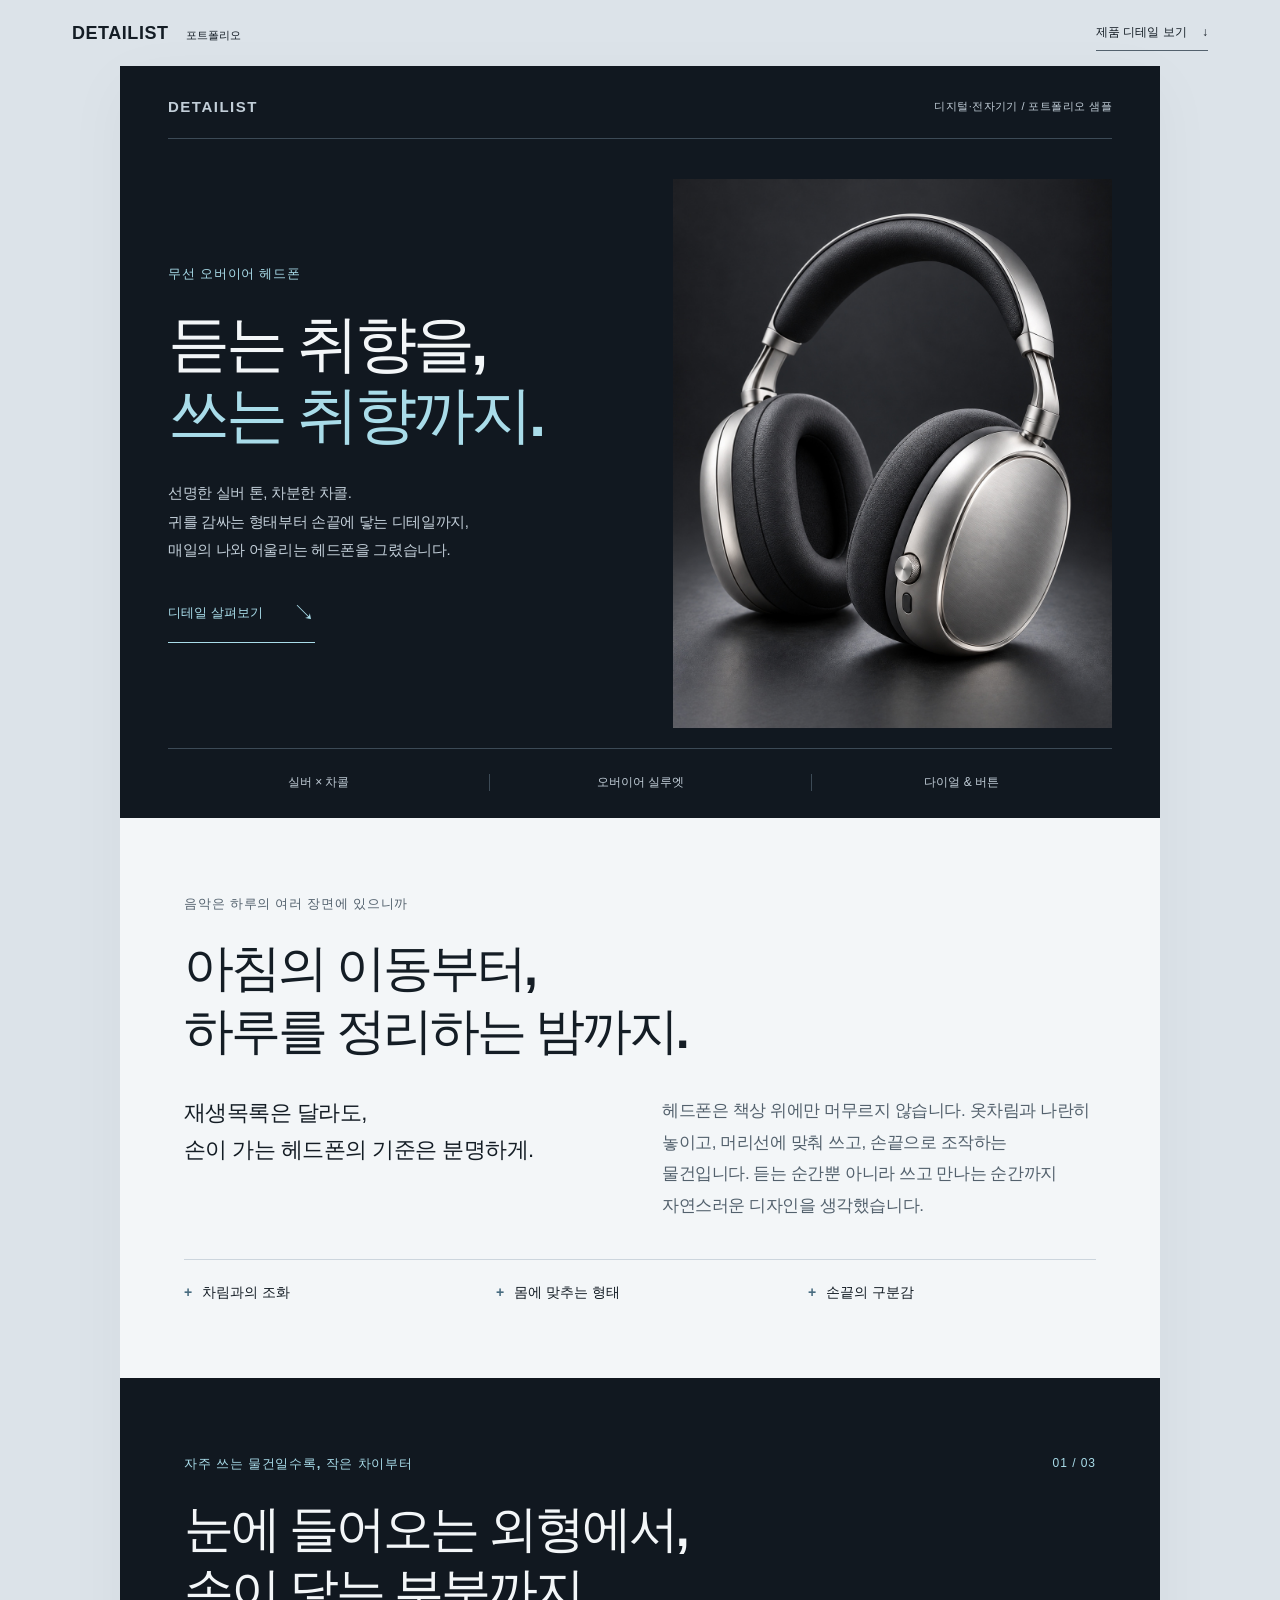
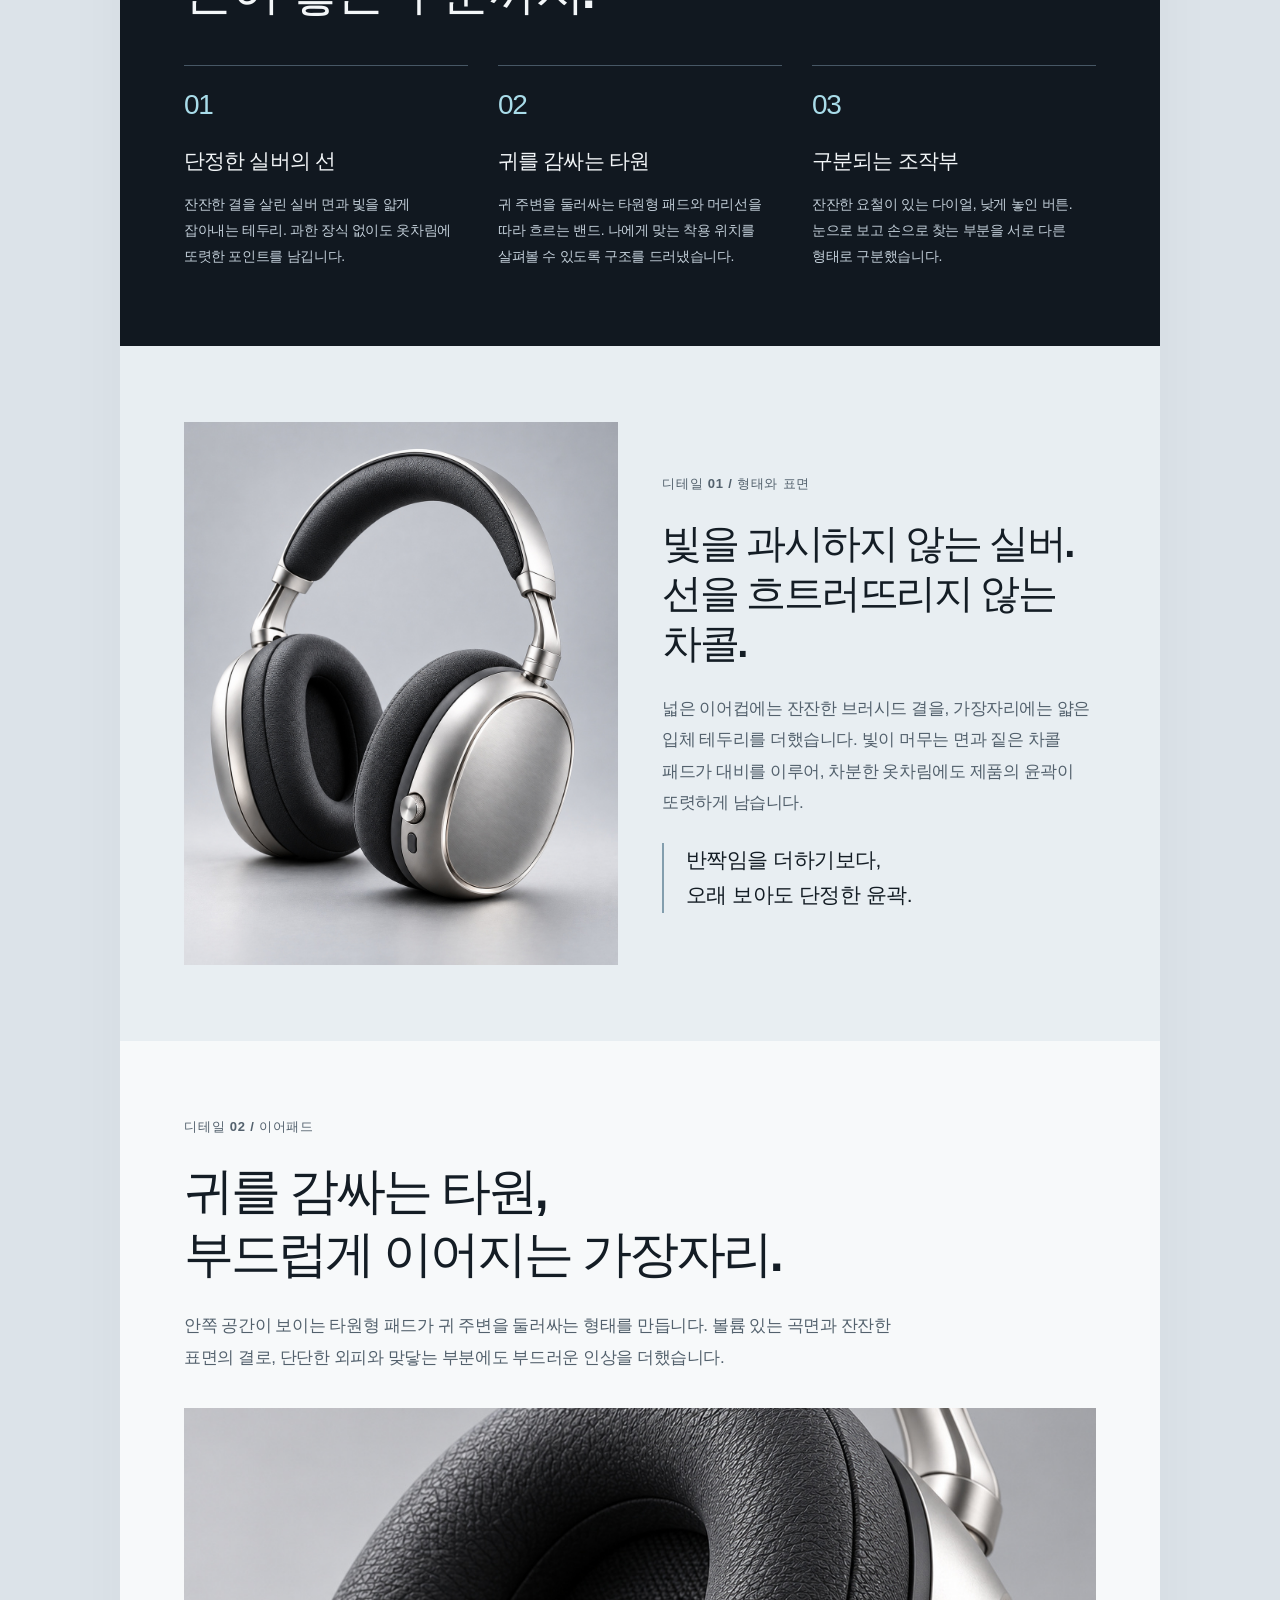
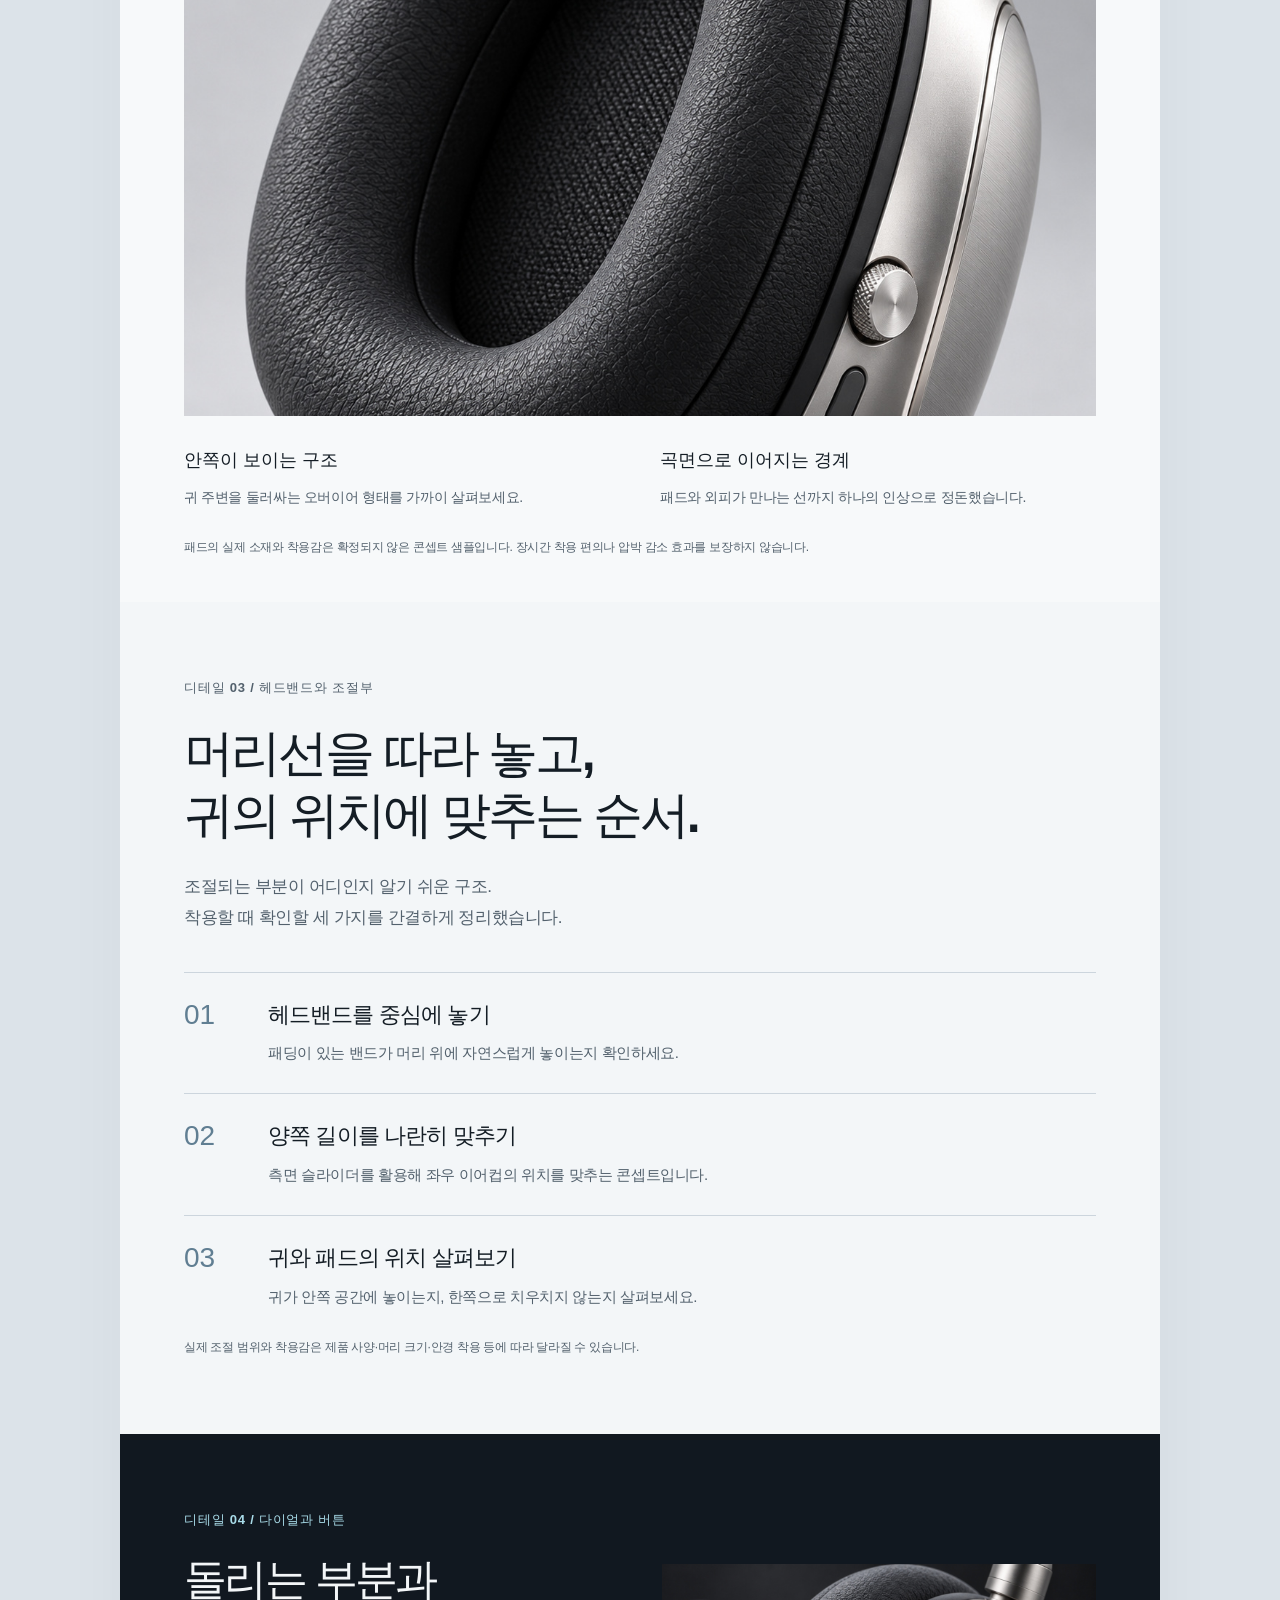
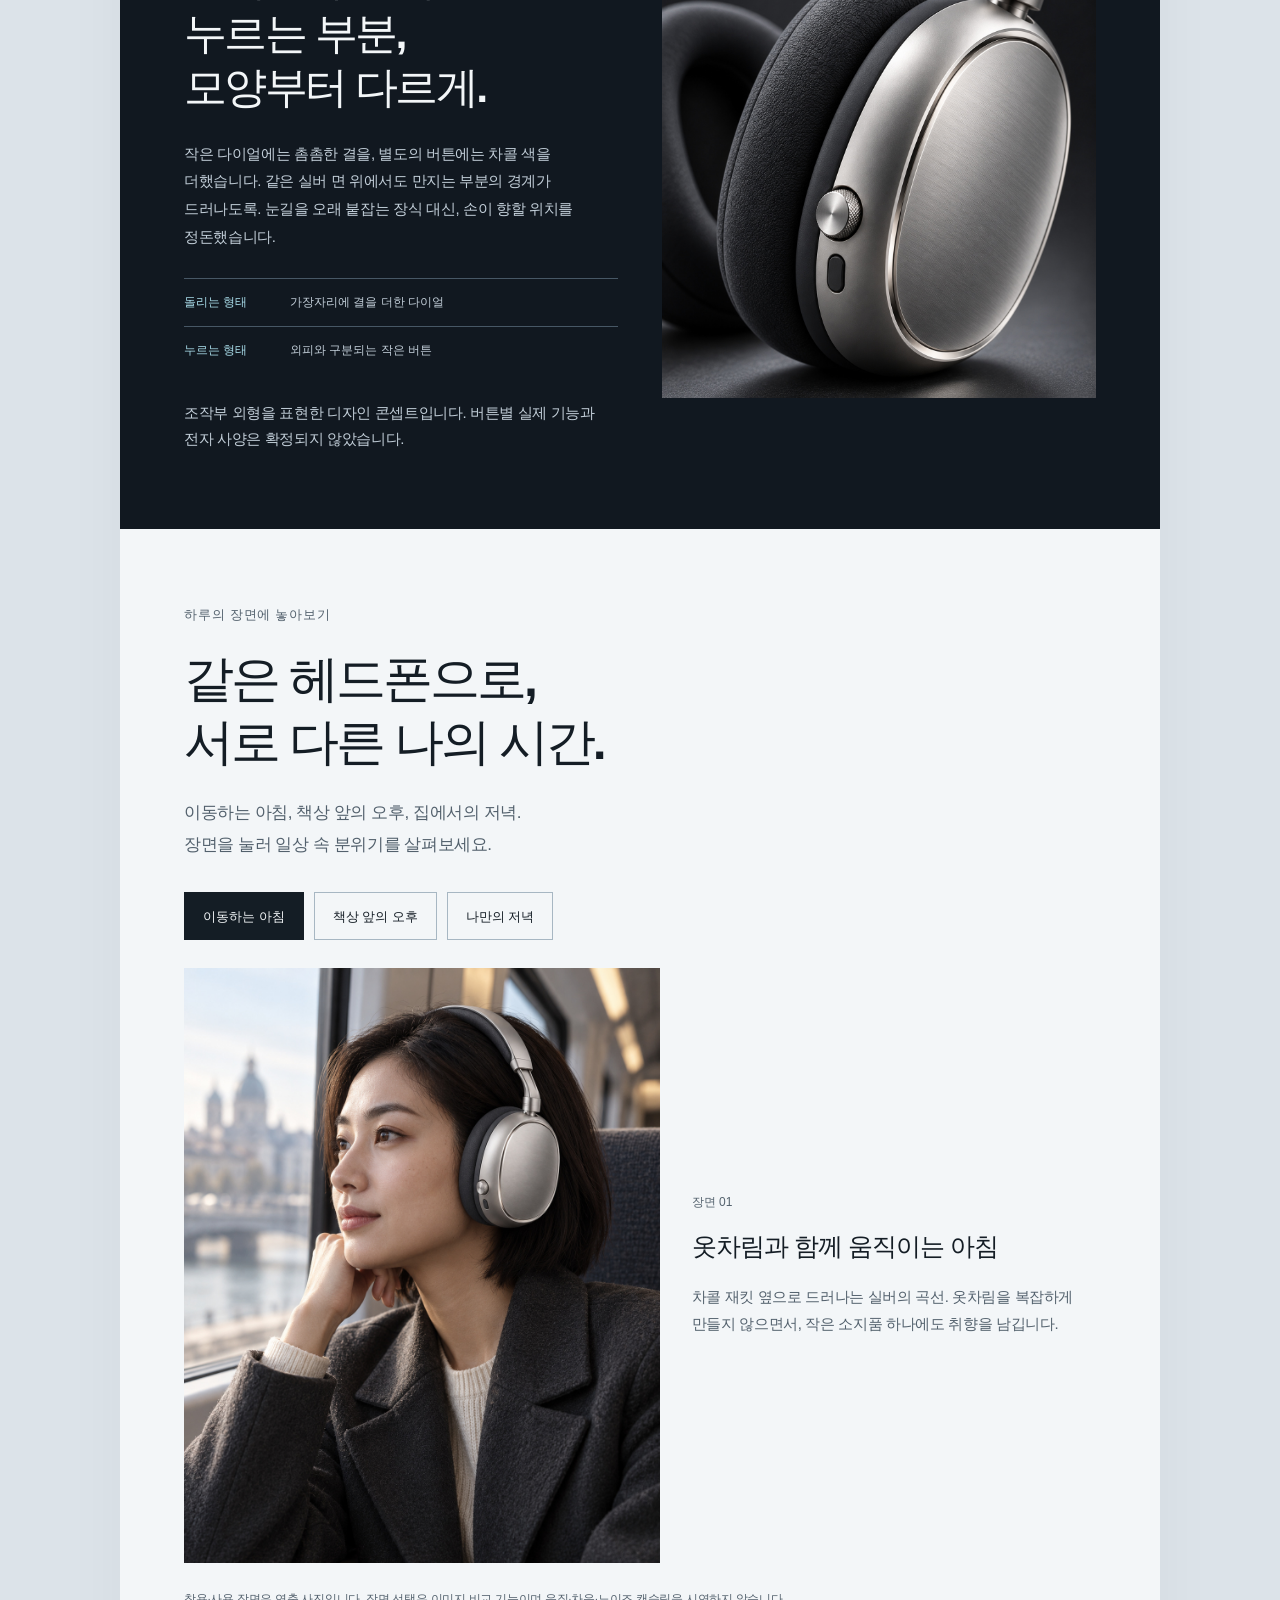
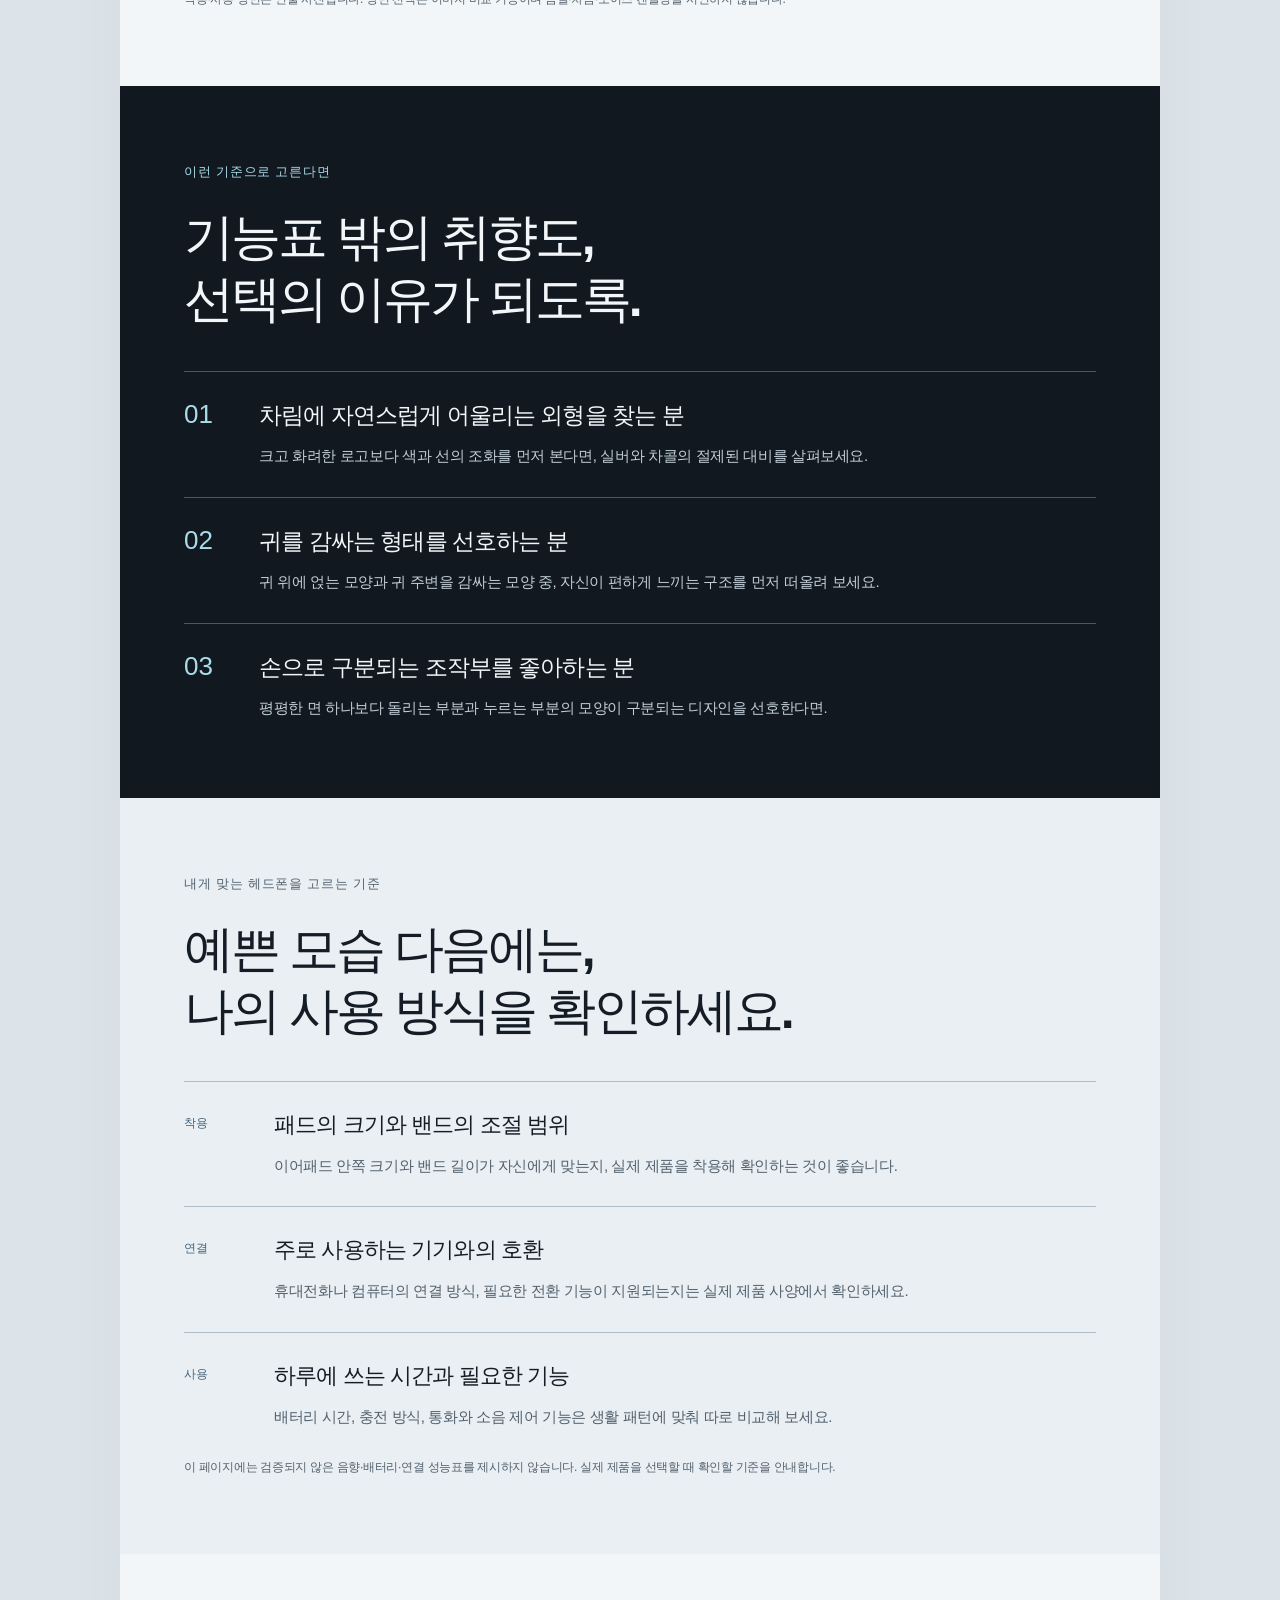
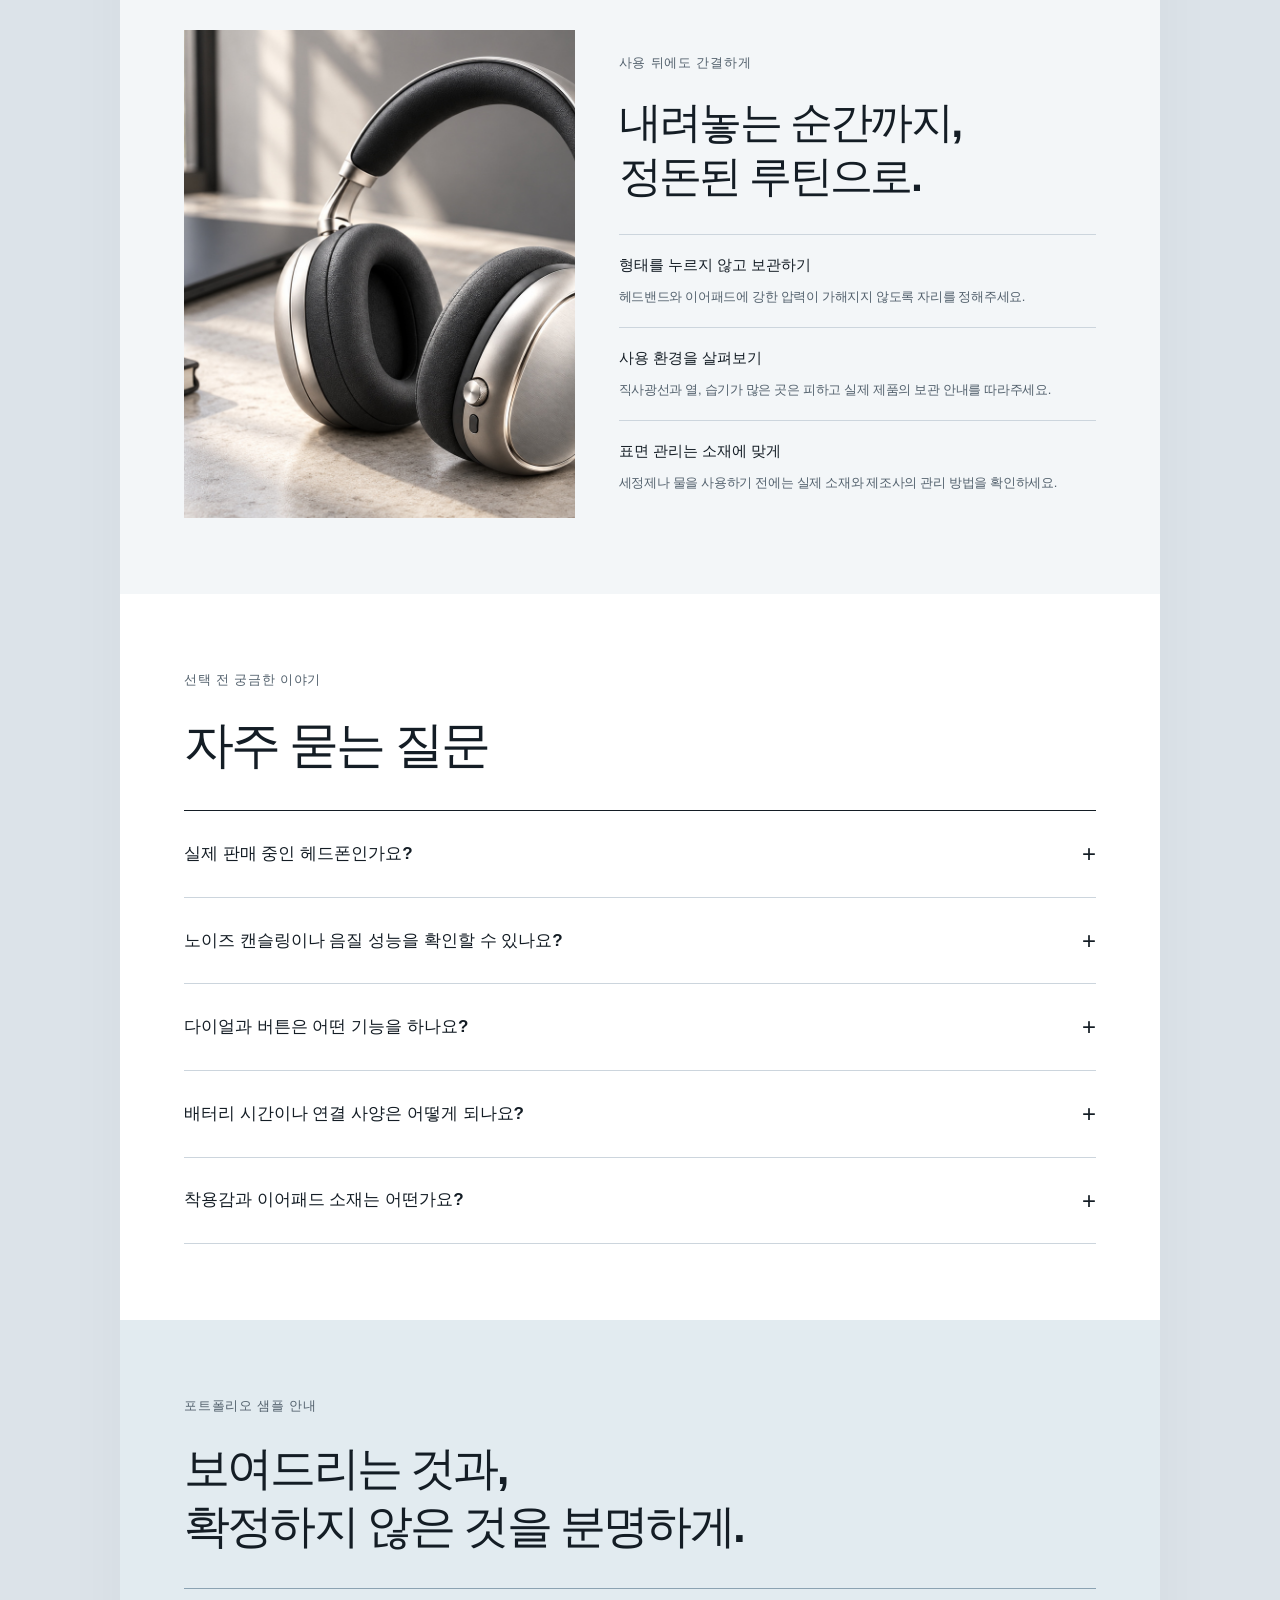
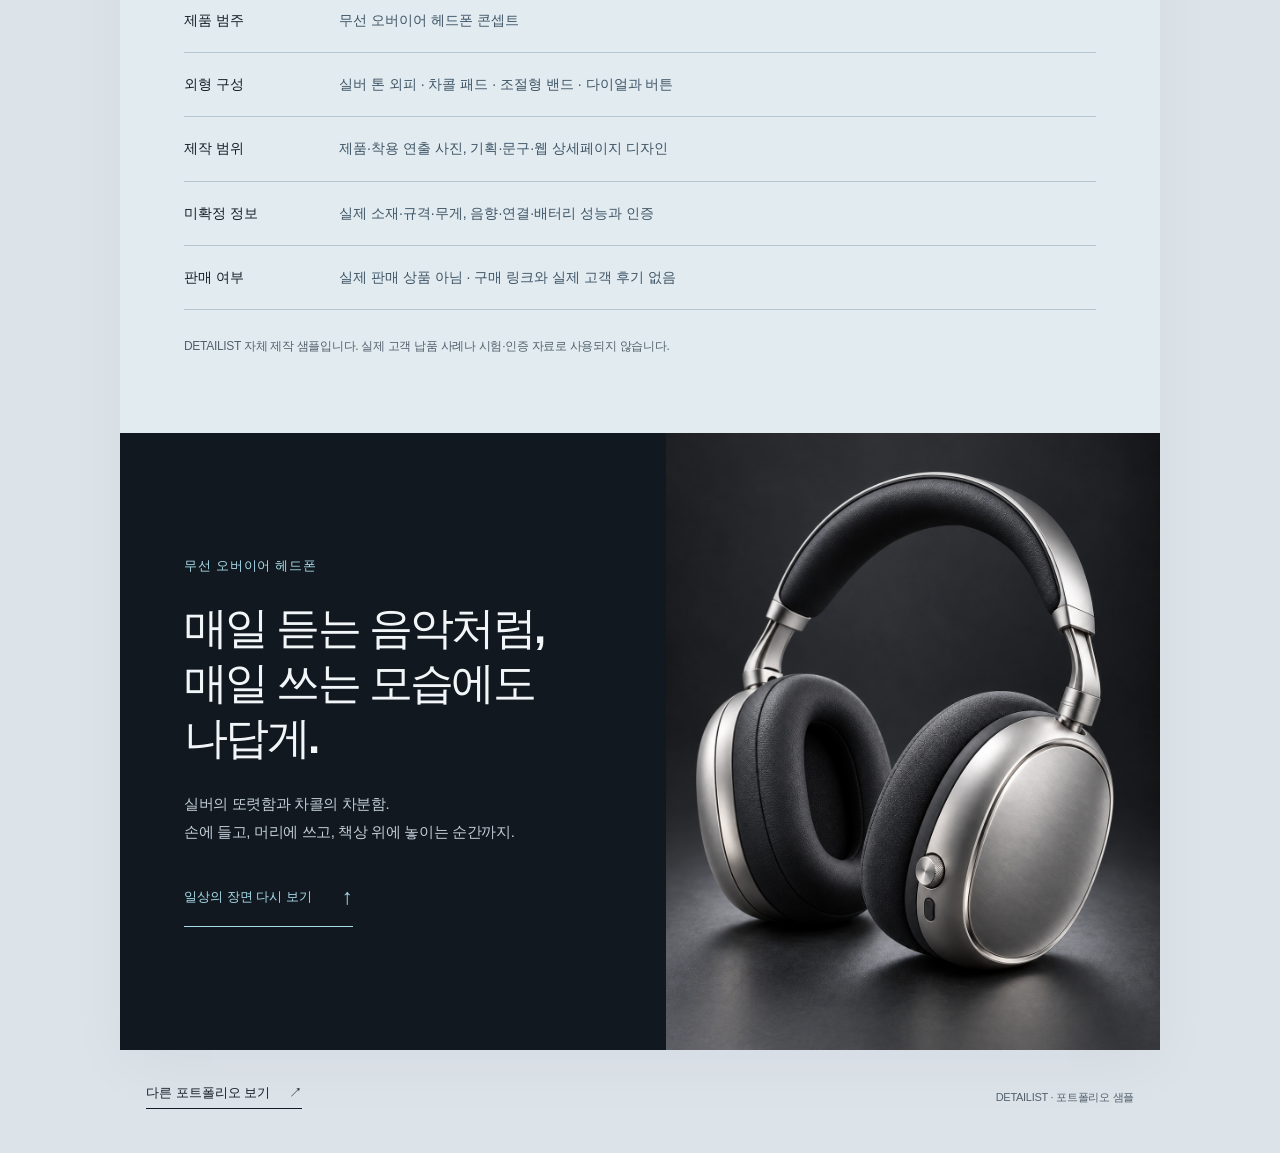
<file: headphones.html>
<!doctype html>
<html lang="ko"><head>
<meta charset="utf-8"><meta name="viewport" content="width=device-width,initial-scale=1"><meta name="theme-color" content="#111820">
<title>무선 오버이어 헤드폰 | DETAILIST 포트폴리오</title>
<meta name="description" content="실버와 차콜의 대비, 오버이어 형태와 손끝에 닿는 조작부. 일상의 장면과 선택 가이드를 담은 DETAILIST 디지털·전자기기 고급형 상세페이지 샘플입니다.">
<meta property="og:title" content="무선 오버이어 헤드폰 | DETAILIST"><meta property="og:description" content="듣는 취향을, 쓰는 취향까지. 제품 디테일과 일상의 장면을 잇는 전자기기 포트폴리오 샘플."><meta property="og:image" content="https://july061400-coder.github.io/detailist-portfolio/headphones/hero-v03.jpg">
<link rel="icon" href="favicon.svg" type="image/svg+xml"><link rel="stylesheet" href="headphones-v03.css"><script src="headphones-v03.js" defer></script>
<noscript><style>.scene-panel[hidden]{display:block!important}.scene-controls{display:none}</style></noscript>
</head><body>
<a class="skip" href="#main">본문으로 건너뛰기</a>
<header class="utility"><a href="index.html">DETAILIST <span>포트폴리오</span></a><a href="#details">제품 디테일 보기 <span aria-hidden="true">↓</span></a></header>
<main id="main" class="headphone-page">
<!-- 01 / 제품의 정체성과 대표 외형 -->
<section class="hero dark" data-section="01" aria-labelledby="hero-title">
 <div class="hero-meta"><span>DETAILIST</span><span>디지털·전자기기 / 포트폴리오 샘플</span></div>
 <div class="hero-grid"><div class="hero-copy"><p class="eyebrow">무선 오버이어 헤드폰</p><h1 id="hero-title">듣는 취향을,<br> <span>쓰는 취향까지.</span></h1><p class="hero-desc">선명한 실버 톤, 차분한 차콜.<br> 귀를 감싸는 형태부터 손끝에 닿는 디테일까지,<br> 매일의 나와 어울리는 헤드폰을 그렸습니다.</p><a href="#details" class="text-link">디테일 살펴보기 <span aria-hidden="true">↘</span></a></div><figure><img src="headphones/hero-v03.jpg" width="1122" height="1402" alt="실버 톤 타원형 이어컵과 차콜 패드, 다이얼이 보이는 오버이어 헤드폰" fetchpriority="high"></figure></div>
 <div class="hero-spec"><span>실버 × 차콜</span><span>오버이어 실루엣</span><span>다이얼 &amp; 버튼</span></div>
</section>
<!-- 02 / 일상과 구매자의 고민 -->
<section class="intro pad" data-section="02" aria-labelledby="intro-title"><p class="eyebrow">음악은 하루의 여러 장면에 있으니까</p><h2 id="intro-title">아침의 이동부터,<br> 하루를 정리하는 밤까지.</h2><div class="intro-body"><p class="lead">재생목록은 달라도,<br> 손이 가는 헤드폰의 기준은 분명하게.</p><p>헤드폰은 책상 위에만 머무르지 않습니다. 옷차림과 나란히 놓이고, 머리선에 맞춰 쓰고, 손끝으로 조작하는 물건입니다. 듣는 순간뿐 아니라 쓰고 만나는 순간까지 자연스러운 디자인을 생각했습니다.</p></div><div class="keyword-row"><span>차림과의 조화</span><span>몸에 맞추는 형태</span><span>손끝의 구분감</span></div></section>
<!-- 03 / 세 가지 설계 포인트 -->
<section class="features dark pad" id="details" data-section="03" aria-labelledby="features-title"><div class="section-top"><p class="eyebrow">자주 쓰는 물건일수록, 작은 차이부터</p><span class="index-mark" aria-hidden="true">01 / 03</span></div><h2 id="features-title">눈에 들어오는 외형에서,<br> 손이 닿는 부분까지.</h2><div class="feature-grid"><article><span class="feature-number">01</span><h3>단정한 실버의 선</h3><p>잔잔한 결을 살린 실버 면과 빛을 얇게 잡아내는 테두리. 과한 장식 없이도 옷차림에 또렷한 포인트를 남깁니다.</p></article><article><span class="feature-number">02</span><h3>귀를 감싸는 타원</h3><p>귀 주변을 둘러싸는 타원형 패드와 머리선을 따라 흐르는 밴드. 나에게 맞는 착용 위치를 살펴볼 수 있도록 구조를 드러냈습니다.</p></article><article><span class="feature-number">03</span><h3>구분되는 조작부</h3><p>잔잔한 요철이 있는 다이얼, 낮게 놓인 버튼. 눈으로 보고 손으로 찾는 부분을 서로 다른 형태로 구분했습니다.</p></article></div></section>
<!-- 04 / 색감과 실루엣 -->
<section class="silhouette pad" data-section="04" aria-labelledby="silhouette-title"><div class="split"><figure><img src="headphones/profile-v03.jpg" width="1122" height="1402" alt="밝은 스튜디오에서 이어컵과 헤드밴드의 균형을 보여주는 실버 헤드폰" loading="lazy"></figure><div class="copy"><p class="eyebrow">디테일 01 / 형태와 표면</p><h2 id="silhouette-title">빛을 과시하지 않는 실버.<br> 선을 흐트러뜨리지 않는 차콜.</h2><p>넓은 이어컵에는 잔잔한 브러시드 결을, 가장자리에는 얇은 입체 테두리를 더했습니다. 빛이 머무는 면과 짙은 차콜 패드가 대비를 이루어, 차분한 옷차림에도 제품의 윤곽이 또렷하게 남습니다.</p><p class="pullquote">반짝임을 더하기보다,<br> 오래 보아도 단정한 윤곽.</p></div></div></section>
<!-- 05 / 패드의 보이는 구조 -->
<section class="cushion" data-section="05" aria-labelledby="cushion-title"><div class="pad section-heading"><p class="eyebrow">디테일 02 / 이어패드</p><h2 id="cushion-title">귀를 감싸는 타원,<br> 부드럽게 이어지는 가장자리.</h2><p>안쪽 공간이 보이는 타원형 패드가 귀 주변을 둘러싸는 형태를 만듭니다. 볼륨 있는 곡면과 잔잔한 표면의 결로, 단단한 외피와 맞닿는 부분에도 부드러운 인상을 더했습니다.</p></div><figure><img src="headphones/cushion-v03.jpg" width="1254" height="1254" alt="타원형 패드의 안쪽 공간과 차콜 쿠션 표면 확대" loading="lazy"></figure><div class="cushion-notes pad"><div><b>안쪽이 보이는 구조</b><p>귀 주변을 둘러싸는 오버이어 형태를 가까이 살펴보세요.</p></div><div><b>곡면으로 이어지는 경계</b><p>패드와 외피가 만나는 선까지 하나의 인상으로 정돈했습니다.</p></div></div><p class="note inset">패드의 실제 소재와 착용감은 확정되지 않은 콘셉트 샘플입니다. 장시간 착용 편의나 압박 감소 효과를 보장하지 않습니다.</p></section>
<!-- 06 / 착용 위치를 맞추는 안내 -->
<section class="fit pad" data-section="06" aria-labelledby="fit-title"><p class="eyebrow">디테일 03 / 헤드밴드와 조절부</p><h2 id="fit-title">머리선을 따라 놓고,<br> 귀의 위치에 맞추는 순서.</h2><p class="section-desc">조절되는 부분이 어디인지 알기 쉬운 구조.<br> 착용할 때 확인할 세 가지를 간결하게 정리했습니다.</p><ol class="steps"><li><span>01</span><div><h3>헤드밴드를 중심에 놓기</h3><p>패딩이 있는 밴드가 머리 위에 자연스럽게 놓이는지 확인하세요.</p></div></li><li><span>02</span><div><h3>양쪽 길이를 나란히 맞추기</h3><p>측면 슬라이더를 활용해 좌우 이어컵의 위치를 맞추는 콘셉트입니다.</p></div></li><li><span>03</span><div><h3>귀와 패드의 위치 살펴보기</h3><p>귀가 안쪽 공간에 놓이는지, 한쪽으로 치우치지 않는지 살펴보세요.</p></div></li></ol><p class="note">실제 조절 범위와 착용감은 제품 사양·머리 크기·안경 착용 등에 따라 달라질 수 있습니다.</p></section>
<!-- 07 / 조작부 디자인을 보여주는 매크로 -->
<section class="controls dark pad" data-section="07" aria-labelledby="controls-title"><div class="split"><div class="copy"><p class="eyebrow">디테일 04 / 다이얼과 버튼</p><h2 id="controls-title">돌리는 부분과 누르는 부분,<br> 모양부터 다르게.</h2><p>작은 다이얼에는 촘촘한 결을, 별도의 버튼에는 차콜 색을 더했습니다. 같은 실버 면 위에서도 만지는 부분의 경계가 드러나도록. 눈길을 오래 붙잡는 장식 대신, 손이 향할 위치를 정돈했습니다.</p><div class="control-labels"><div><b>돌리는 형태</b><span>가장자리에 결을 더한 다이얼</span></div><div><b>누르는 형태</b><span>외피와 구분되는 작은 버튼</span></div></div><p class="note">조작부 외형을 표현한 디자인 콘셉트입니다. 버튼별 실제 기능과 전자 사양은 확정되지 않았습니다.</p></div><figure><img src="headphones/control-v03.jpg" width="1254" height="1254" alt="실버 이어컵의 요철 다이얼과 별도 버튼 확대" loading="lazy"></figure></div></section>
<!-- 08 / 장면별 실제 사진 전환: 음향 시연이 아님 -->
<section class="scenes pad" id="scenes" data-section="08" aria-labelledby="scenes-title"><p class="eyebrow">하루의 장면에 놓아보기</p><h2 id="scenes-title">같은 헤드폰으로,<br> 서로 다른 나의 시간.</h2><p class="section-desc">이동하는 아침, 책상 앞의 오후, 집에서의 저녁.<br> 장면을 눌러 일상 속 분위기를 살펴보세요.</p><div class="scene-controls" role="tablist" aria-label="사용 장면 선택"><button type="button" role="tab" id="tab-commute" data-scene="commute" aria-selected="true" aria-controls="scene-commute" tabindex="0">이동하는 아침</button><button type="button" role="tab" id="tab-desk" data-scene="desk" aria-selected="false" aria-controls="scene-desk" tabindex="-1">책상 앞의 오후</button><button type="button" role="tab" id="tab-relax" data-scene="relax" aria-selected="false" aria-controls="scene-relax" tabindex="-1">나만의 저녁</button></div><div class="scene-panels">
<article class="scene-panel" role="tabpanel" id="scene-commute" aria-labelledby="tab-commute"><figure><img src="headphones/commute-v03.jpg" width="1122" height="1402" alt="열차 창가에 앉아 실버 헤드폰을 착용한 일상 장면" loading="lazy"></figure><div><span class="scene-no">장면 01</span><h3>옷차림과 함께 움직이는 아침</h3><p>차콜 재킷 옆으로 드러나는 실버의 곡선. 옷차림을 복잡하게 만들지 않으면서, 작은 소지품 하나에도 취향을 남깁니다.</p></div></article>
<article class="scene-panel" role="tabpanel" id="scene-desk" aria-labelledby="tab-desk" hidden><figure><img src="headphones/desk-v03.jpg" width="1536" height="1024" alt="노트와 닫힌 노트북 옆의 실버 헤드폰을 배치한 책상 연출" loading="lazy"></figure><div><span class="scene-no">장면 02</span><h3>책상 위에서도 정돈된 존재감</h3><p>다 쓰고 내려놓은 순간에도 공간의 인상을 흐트러뜨리지 않도록. 밝은 책상과 어두운 소지품 사이에서 실버와 차콜이 차분한 균형을 만듭니다.</p></div></article>
<article class="scene-panel" role="tabpanel" id="scene-relax" aria-labelledby="tab-relax" hidden><figure><img src="headphones/relax-v03.jpg" width="1536" height="1024" alt="집 안 창가에서 헤드폰을 쓰고 편안히 앉아 있는 저녁 연출" loading="lazy"></figure><div><span class="scene-no">장면 03</span><h3>익숙한 공간에 더하는 나만의 시간</h3><p>외출할 때의 단정함을 집 안에서도 자연스럽게. 부드러운 니트와 차분한 실버가 만나, 일상의 마지막 장면에도 같은 취향으로 이어집니다.</p></div></article>
</div><p class="note">착용·사용 장면은 연출 사진입니다. 장면 선택은 이미지 비교 기능이며 음질·차음·노이즈 캔슬링을 시연하지 않습니다.</p></section>
<!-- 09 / 사용자의 취향과 구체적 추천 -->
<section class="for-you dark pad" data-section="09" aria-labelledby="for-title"><p class="eyebrow">이런 기준으로 고른다면</p><h2 id="for-title">기능표 밖의 취향도,<br> 선택의 이유가 되도록.</h2><div class="audience"><article><span>01</span><h3>차림에 자연스럽게 어울리는 외형을 찾는 분</h3><p>크고 화려한 로고보다 색과 선의 조화를 먼저 본다면, 실버와 차콜의 절제된 대비를 살펴보세요.</p></article><article><span>02</span><h3>귀를 감싸는 형태를 선호하는 분</h3><p>귀 위에 얹는 모양과 귀 주변을 감싸는 모양 중, 자신이 편하게 느끼는 구조를 먼저 떠올려 보세요.</p></article><article><span>03</span><h3>손으로 구분되는 조작부를 좋아하는 분</h3><p>평평한 면 하나보다 돌리는 부분과 누르는 부분의 모양이 구분되는 디자인을 선호한다면.</p></article></div></section>
<!-- 10 / 선택 기준: 실제 성능표를 만들어내지 않음 -->
<section class="guide pad" data-section="10" aria-labelledby="guide-title"><p class="eyebrow">내게 맞는 헤드폰을 고르는 기준</p><h2 id="guide-title">예쁜 모습 다음에는,<br> 나의 사용 방식을 확인하세요.</h2><div class="guide-table"><div><span>착용</span><h3>패드의 크기와 밴드의 조절 범위</h3><p>이어패드 안쪽 크기와 밴드 길이가 자신에게 맞는지, 실제 제품을 착용해 확인하는 것이 좋습니다.</p></div><div><span>연결</span><h3>주로 사용하는 기기와의 호환</h3><p>휴대전화나 컴퓨터의 연결 방식, 필요한 전환 기능이 지원되는지는 실제 제품 사양에서 확인하세요.</p></div><div><span>사용</span><h3>하루에 쓰는 시간과 필요한 기능</h3><p>배터리 시간, 충전 방식, 통화와 소음 제어 기능은 생활 패턴에 맞춰 따로 비교해 보세요.</p></div></div><p class="note">이 페이지에는 검증되지 않은 음향·배터리·연결 성능표를 제시하지 않습니다. 실제 제품을 선택할 때 확인할 기준을 안내합니다.</p></section>
<!-- 11 / 사용 뒤 관리: 소재에 따른 안내 확인 -->
<section class="care pad" data-section="11" aria-labelledby="care-title"><div class="split"><figure><img src="headphones/desk-v03.jpg" width="1536" height="1024" alt="책상 위에 정돈해 내려놓은 헤드폰" loading="lazy"></figure><div class="copy"><p class="eyebrow">사용 뒤에도 간결하게</p><h2 id="care-title">내려놓는 순간까지,<br> 정돈된 루틴으로.</h2><ul class="care-list"><li><b>형태를 누르지 않고 보관하기</b><p>헤드밴드와 이어패드에 강한 압력이 가해지지 않도록 자리를 정해주세요.</p></li><li><b>사용 환경을 살펴보기</b><p>직사광선과 열, 습기가 많은 곳은 피하고 실제 제품의 보관 안내를 따라주세요.</p></li><li><b>표면 관리는 소재에 맞게</b><p>세정제나 물을 사용하기 전에는 실제 소재와 제조사의 관리 방법을 확인하세요.</p></li></ul></div></div></section>
<!-- 12 / 실제 작동하는 FAQ -->
<section class="faq pad" data-section="12" aria-labelledby="faq-title"><p class="eyebrow">선택 전 궁금한 이야기</p><h2 id="faq-title">자주 묻는 질문</h2><div class="faq-list">
<details><summary>실제 판매 중인 헤드폰인가요?</summary><div><p>실제 판매 상품이 아닌 DETAILIST의 자체 제작 포트폴리오 샘플입니다. 제품과 착용 사진, 문구와 구성은 상세페이지 제작 역량을 보여주기 위한 콘셉트입니다.</p></div></details>
<details><summary>노이즈 캔슬링이나 음질 성능을 확인할 수 있나요?</summary><div><p>해당 성능은 확정하거나 시험하지 않았습니다. 제품의 외형과 사용 장면을 표현한 샘플이며, 사진이나 그래픽은 음향 성능과 차음 효과를 보장하지 않습니다.</p></div></details>
<details><summary>다이얼과 버튼은 어떤 기능을 하나요?</summary><div><p>서로 다른 형태의 조작부를 보여주는 디자인 콘셉트입니다. 재생·음량·통화 등의 실제 기능 배정과 전자 사양은 확정하지 않았습니다.</p></div></details>
<details><summary>배터리 시간이나 연결 사양은 어떻게 되나요?</summary><div><p>배터리·충전 시간, 연결 버전과 코덱 등은 이 샘플의 확정 정보가 아닙니다. 실제 제품을 고를 때는 제조사가 제공하는 사양과 사용 기기의 호환성을 함께 확인해주세요.</p></div></details>
<details><summary>착용감과 이어패드 소재는 어떤가요?</summary><div><p>사진에서는 타원형 패드와 표면의 질감을 표현했습니다. 실제 소재·무게·조절 범위는 확정되지 않았으며, 착용감은 머리 크기와 안경 착용 등 개인 조건에 따라 다를 수 있습니다.</p></div></details>
</div></section>
<!-- 13 / 샘플의 정보 범위 -->
<section class="sample pad" data-section="13" aria-labelledby="sample-title"><p class="eyebrow">포트폴리오 샘플 안내</p><h2 id="sample-title">보여드리는 것과,<br> 확정하지 않은 것을 분명하게.</h2><dl class="sample-table"><div><dt>제품 범주</dt><dd>무선 오버이어 헤드폰 콘셉트</dd></div><div><dt>외형 구성</dt><dd>실버 톤 외피 · 차콜 패드 · 조절형 밴드 · 다이얼과 버튼</dd></div><div><dt>제작 범위</dt><dd>제품·착용 연출 사진, 기획·문구·웹 상세페이지 디자인</dd></div><div><dt>미확정 정보</dt><dd>실제 소재·규격·무게, 음향·연결·배터리 성능과 인증</dd></div><div><dt>판매 여부</dt><dd>실제 판매 상품 아님 · 구매 링크와 실제 고객 후기 없음</dd></div></dl><p class="note">DETAILIST 자체 제작 샘플입니다. 실제 고객 납품 사례나 시험·인증 자료로 사용되지 않습니다.</p></section>
<!-- 14 / 제품과 취향으로 돌아오는 마무리 -->
<section class="closing dark" data-section="14" aria-labelledby="closing-title"><div class="pad"><p class="eyebrow">무선 오버이어 헤드폰</p><h2 id="closing-title">매일 듣는 음악처럼,<br> 매일 쓰는 모습에도 나답게.</h2><p>실버의 또렷함과 차콜의 차분함.<br> 손에 들고, 머리에 쓰고, 책상 위에 놓이는 순간까지.</p><a href="#scenes" class="text-link">일상의 장면 다시 보기 <span aria-hidden="true">↑</span></a></div><figure><img src="headphones/hero-v03.jpg" width="1122" height="1402" alt="차콜 배경 위에 놓인 실버 오버이어 헤드폰 전체" loading="lazy"></figure></section>
</main><footer class="page-footer"><a href="index.html">다른 포트폴리오 보기 <span aria-hidden="true">↗</span></a><p>DETAILIST · 포트폴리오 샘플</p></footer>
</body></html>
</file>
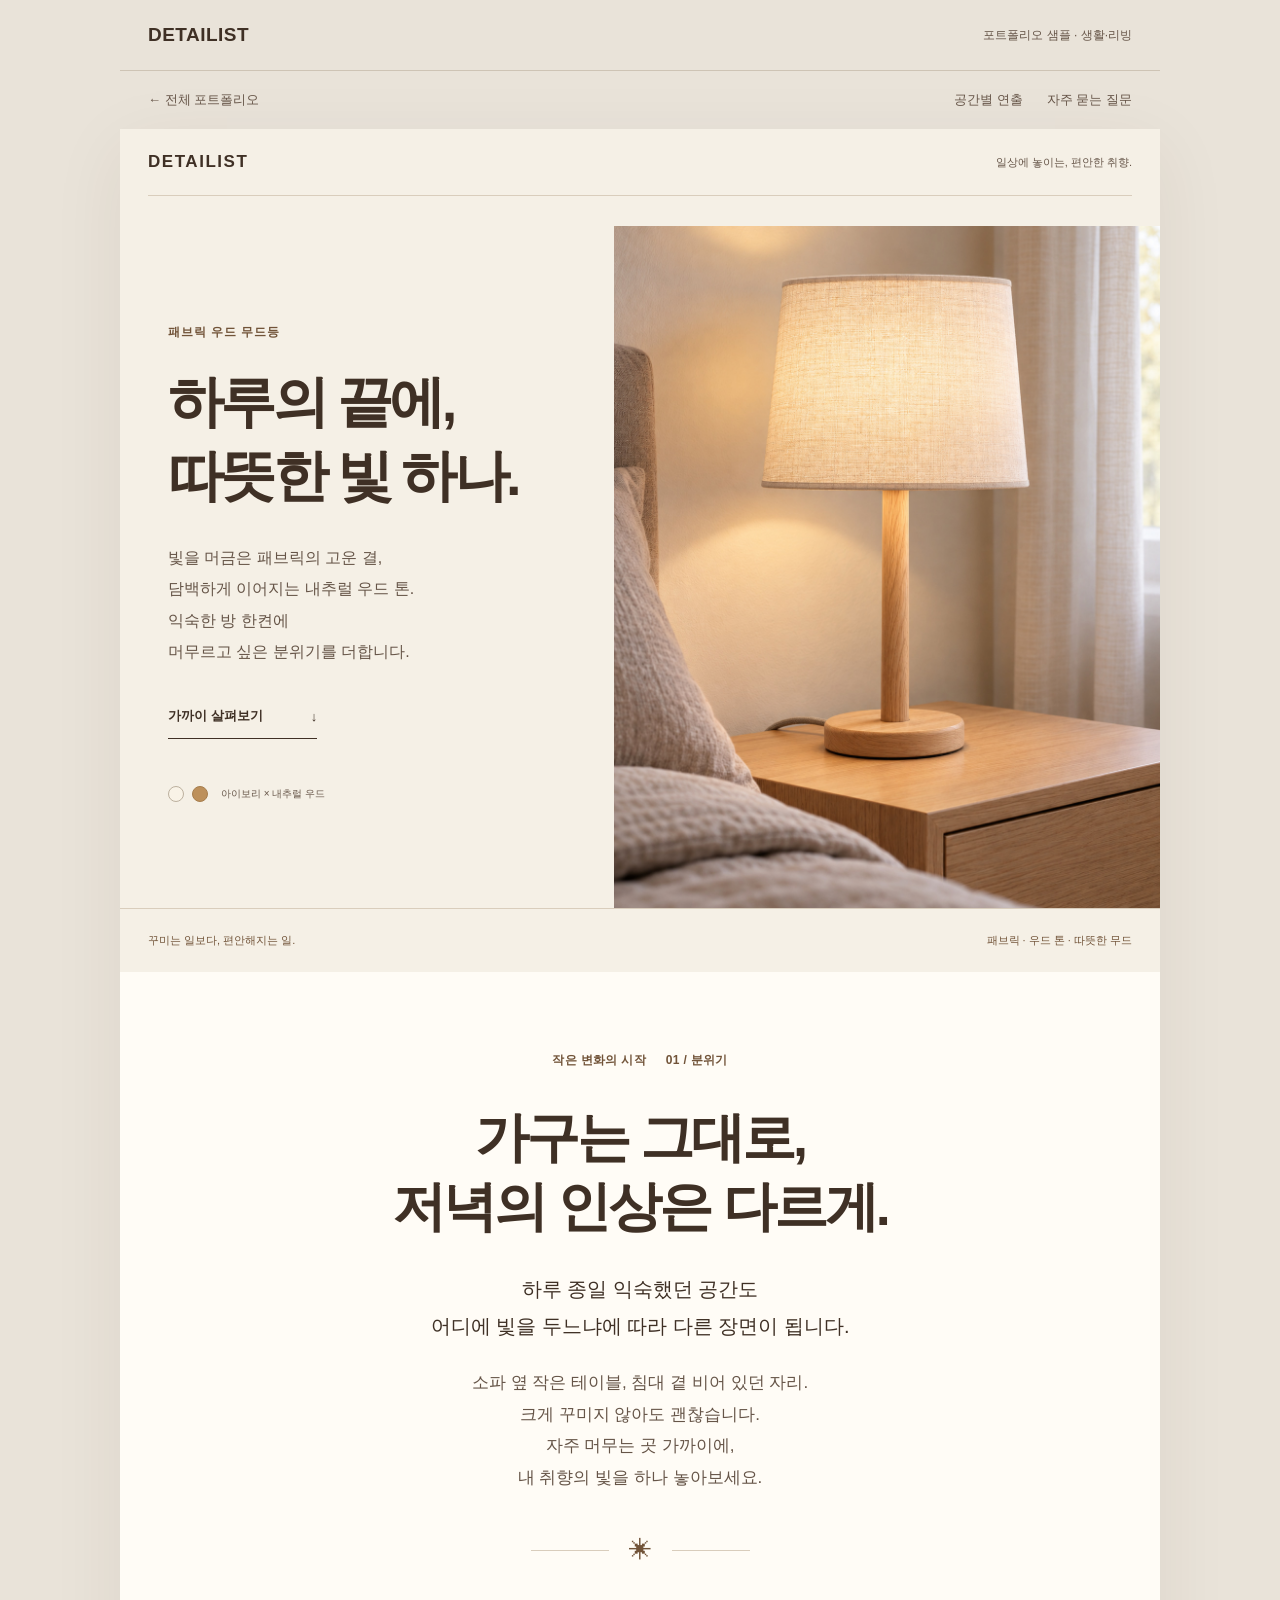
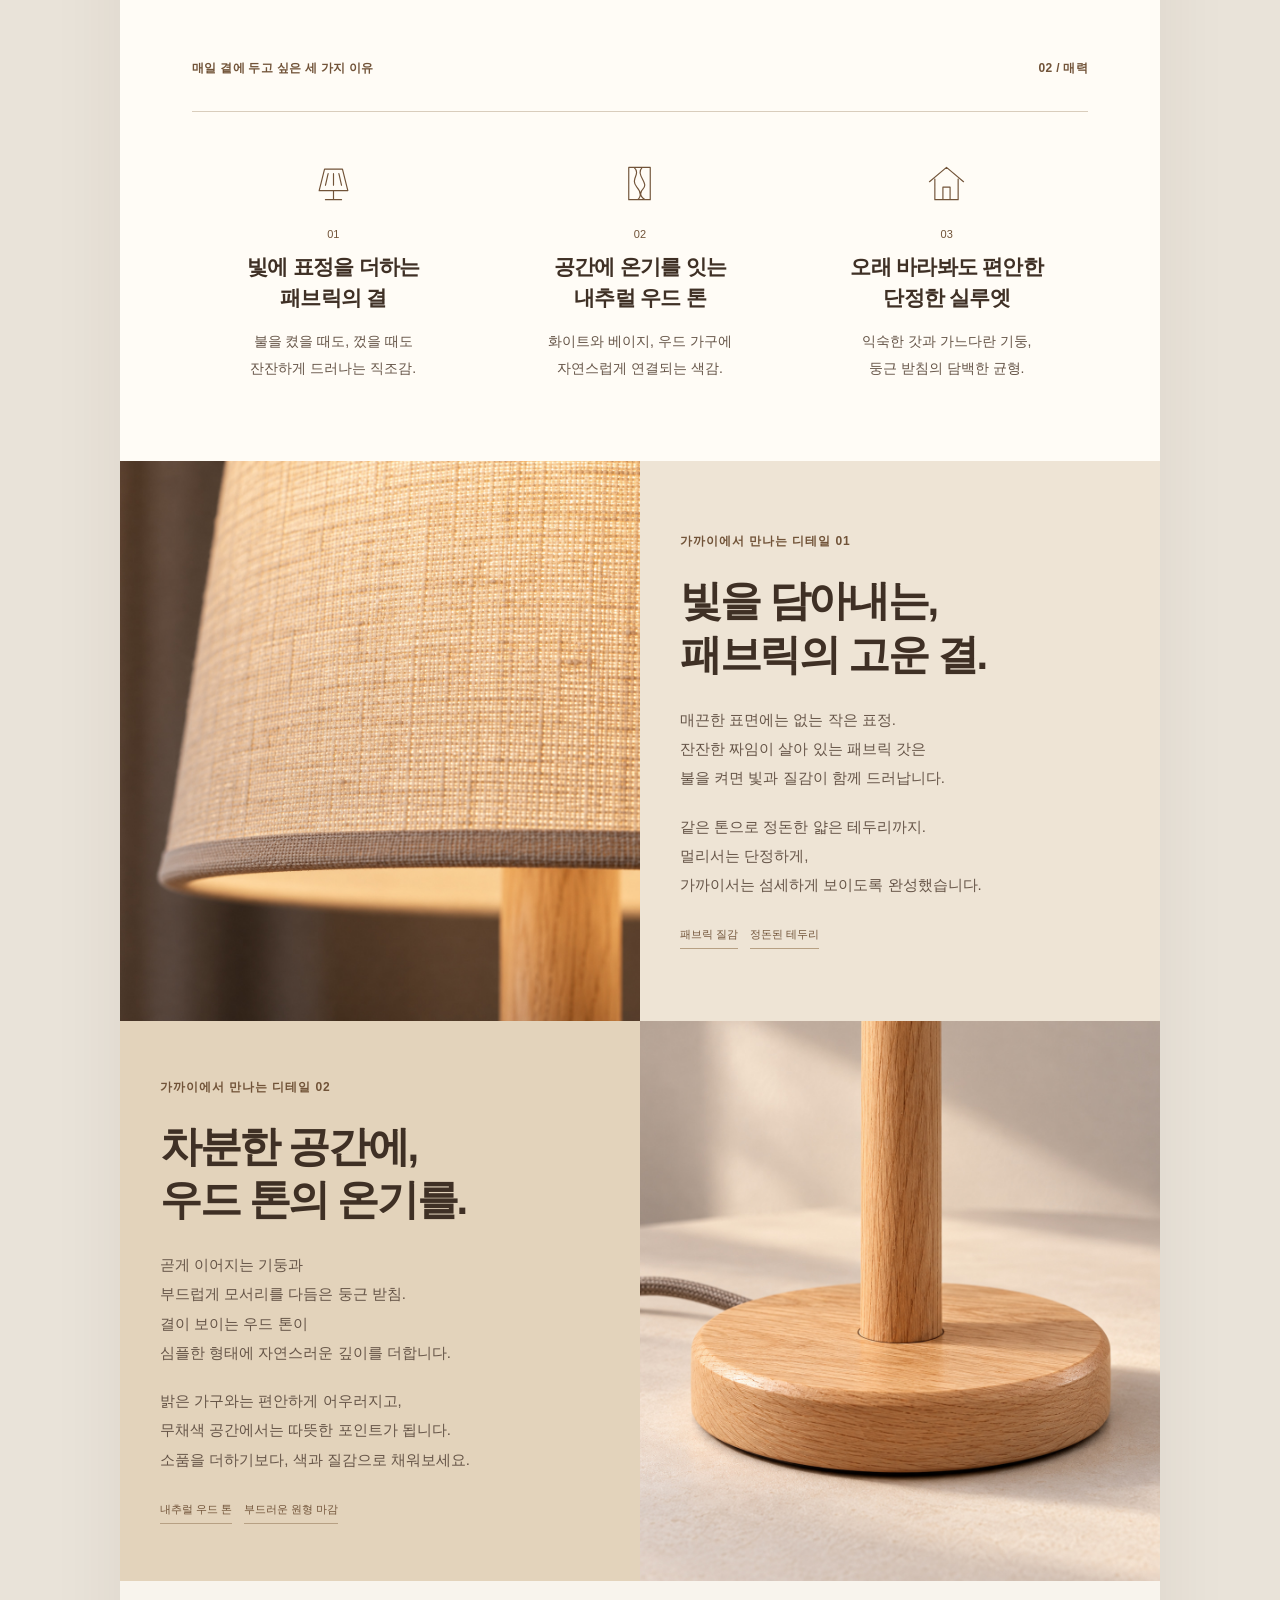
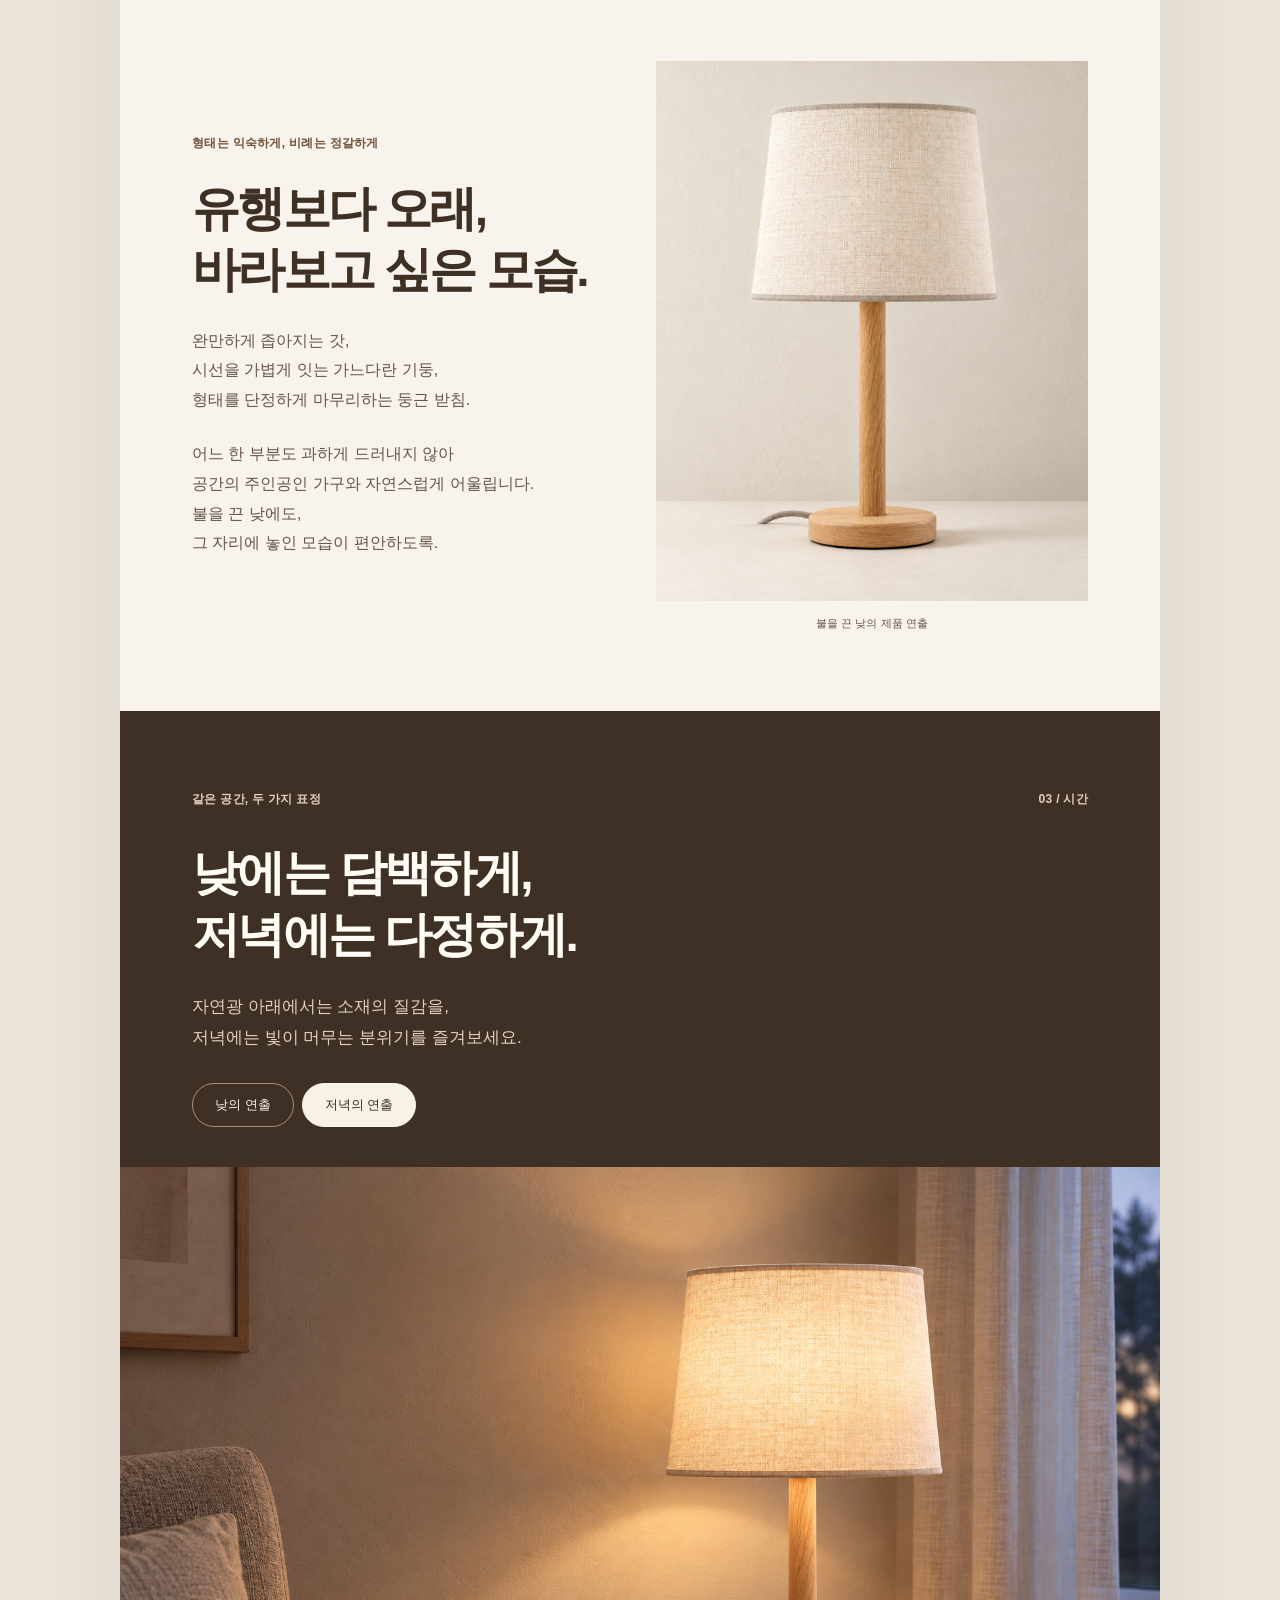
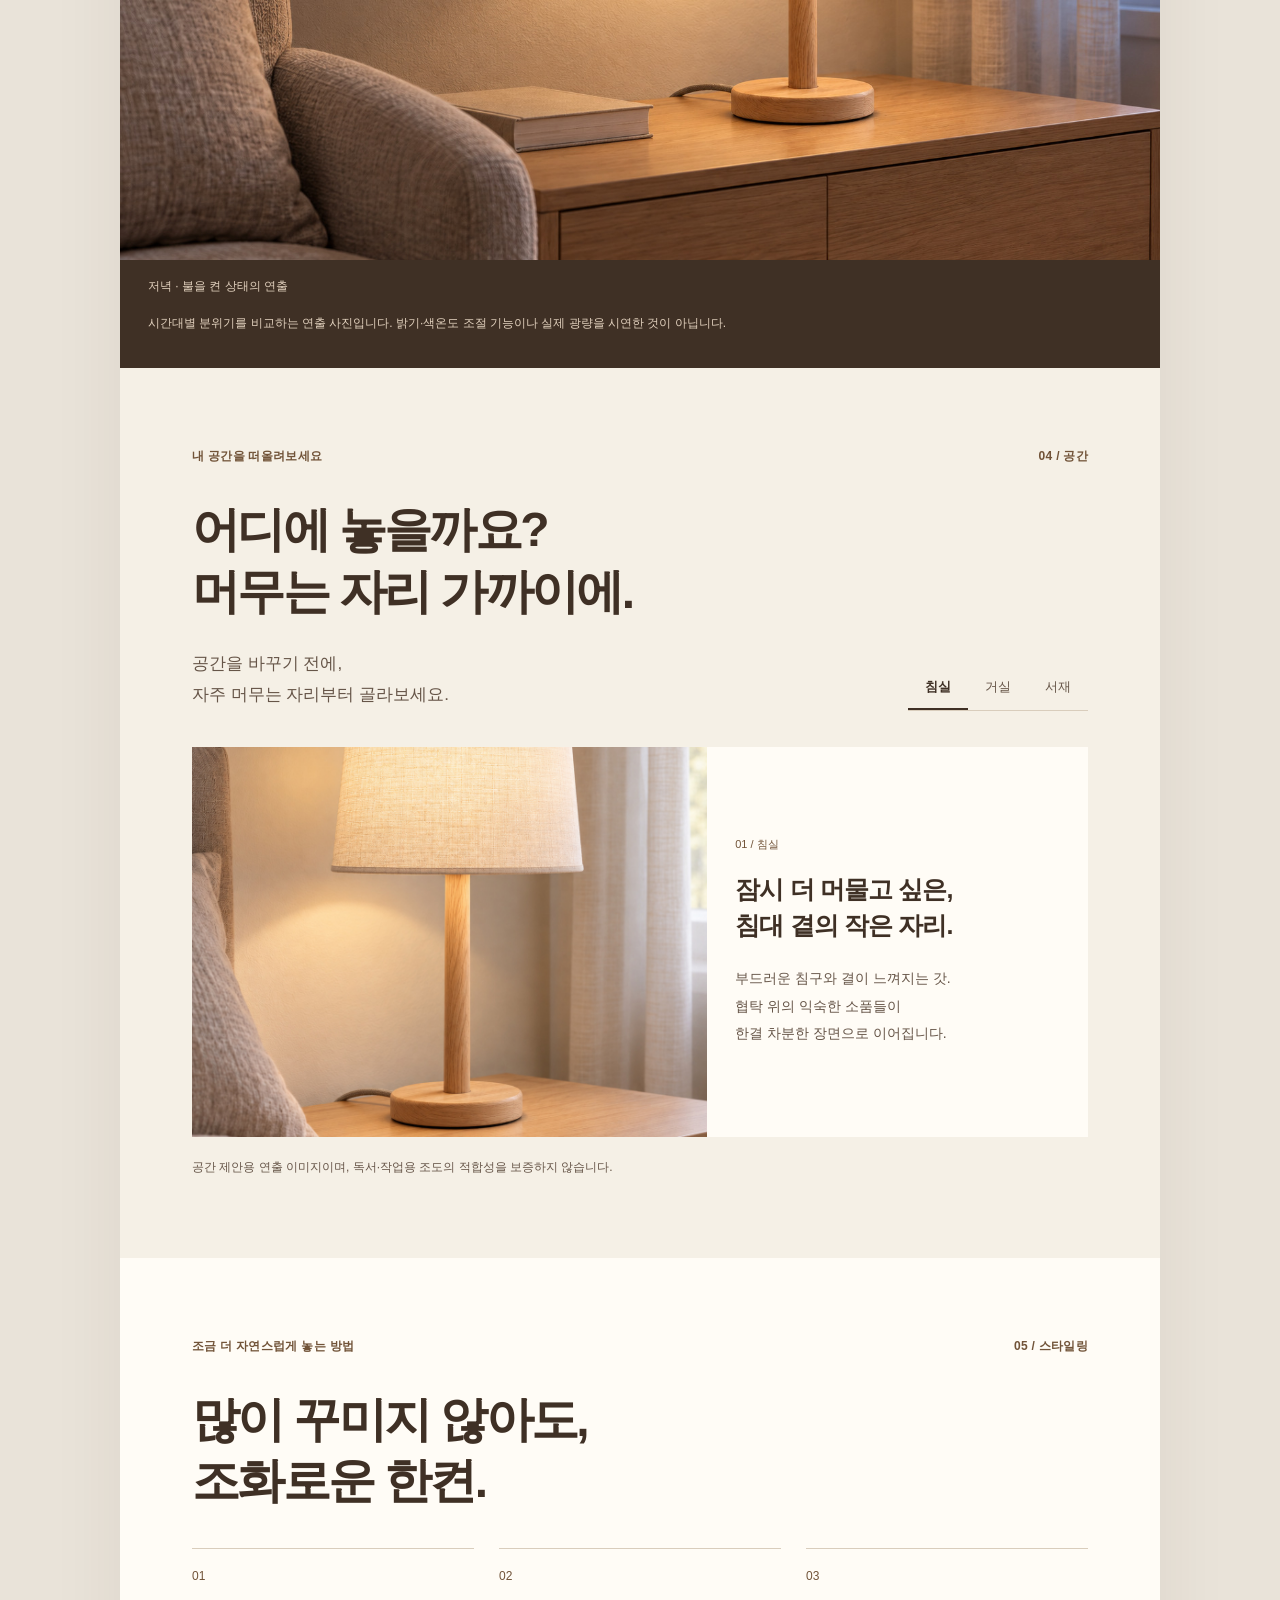
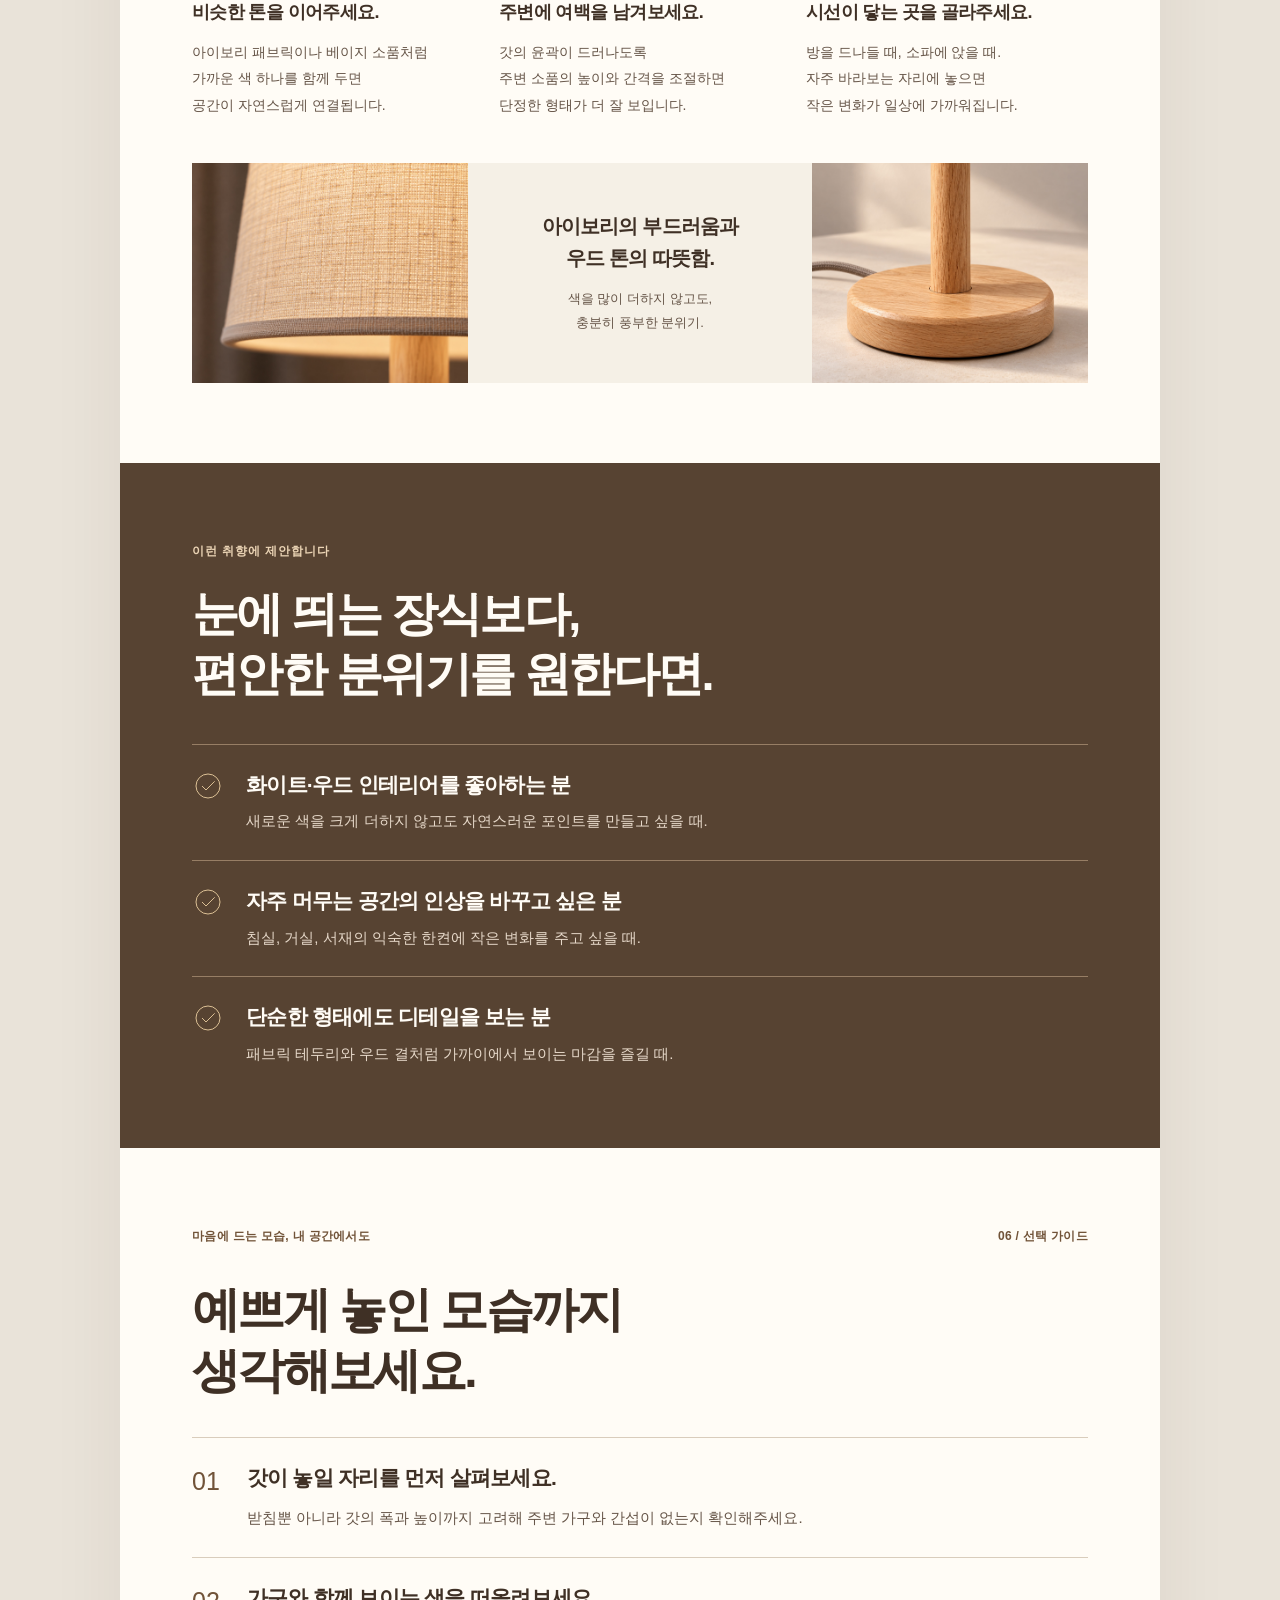
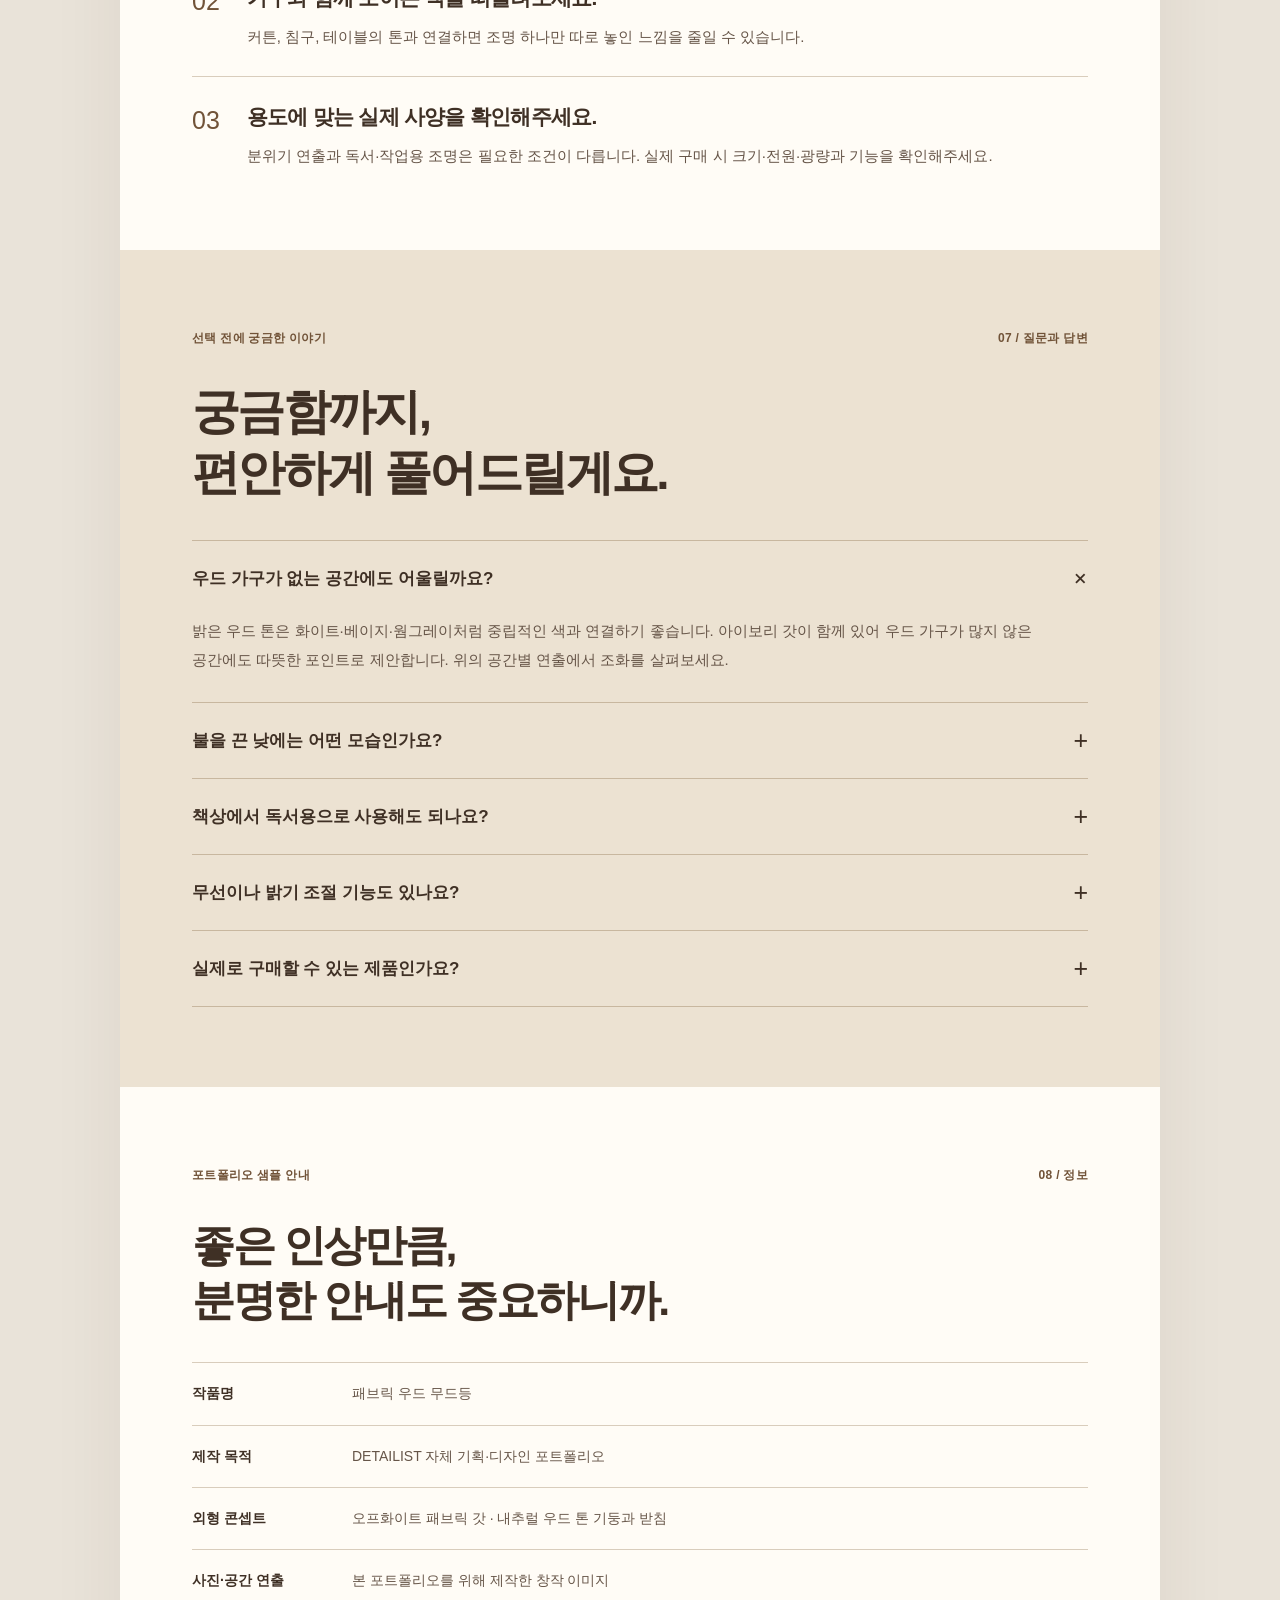
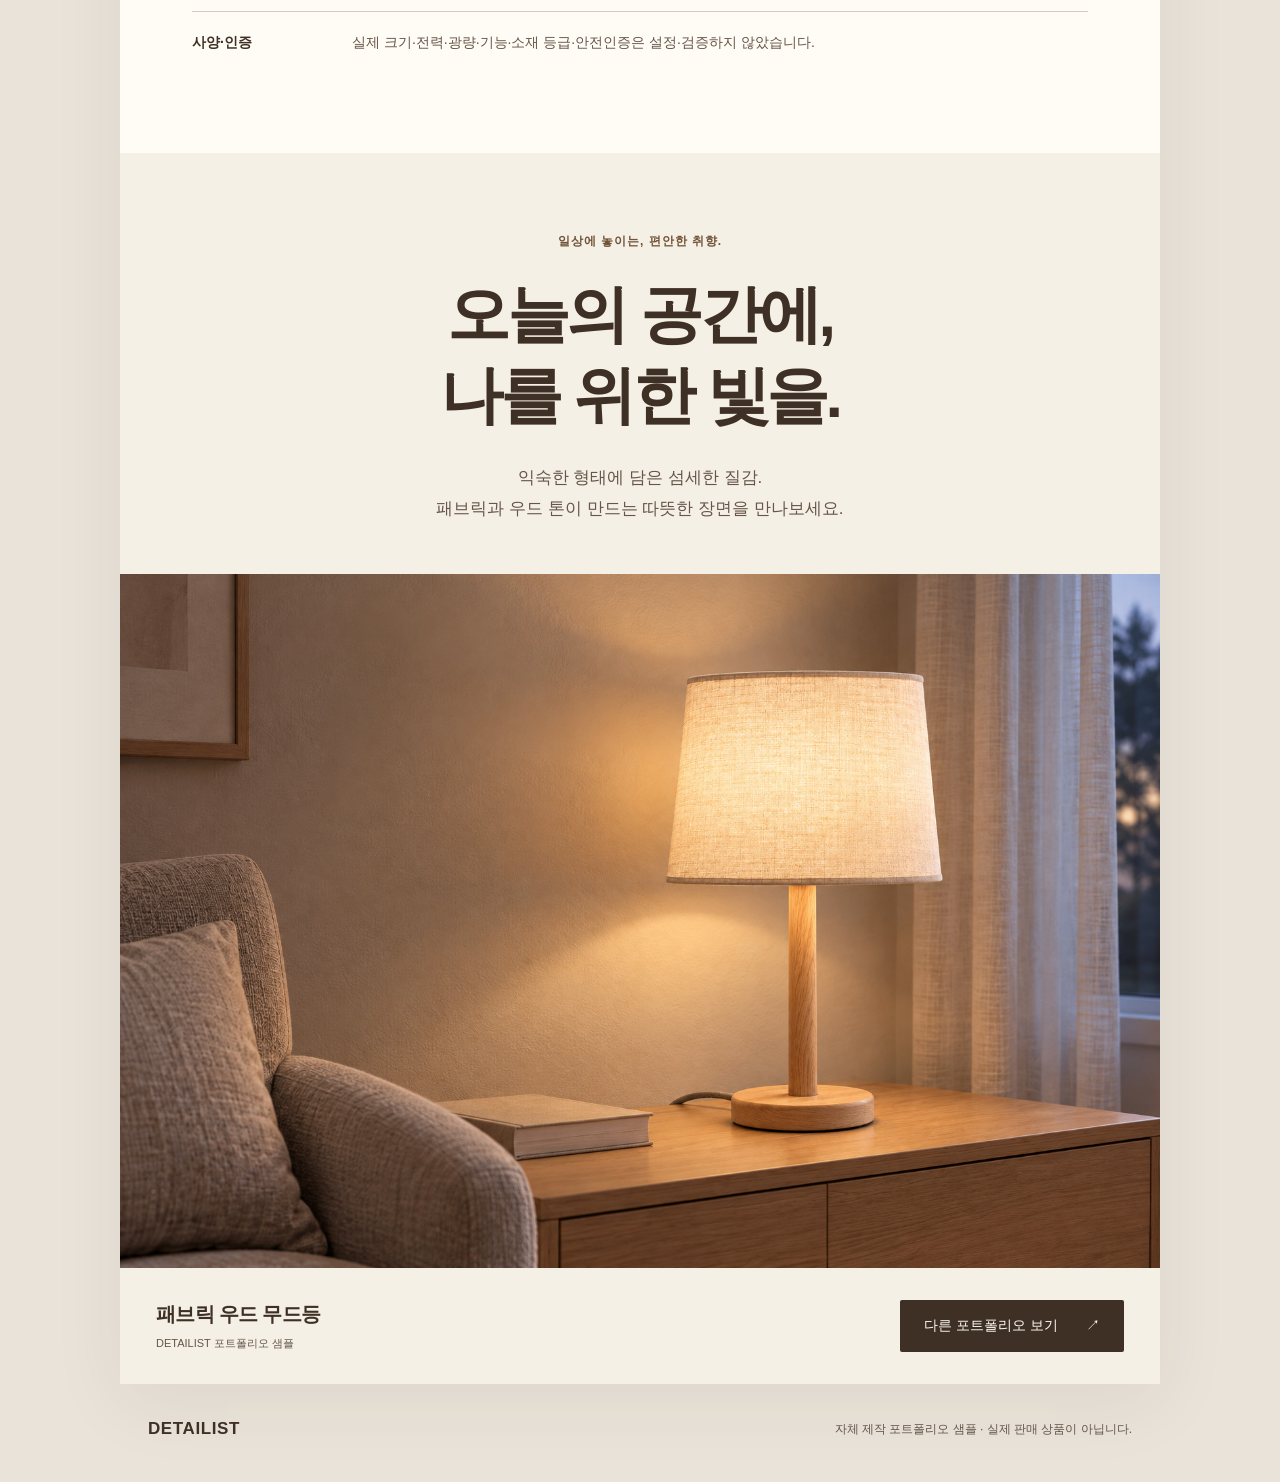
<file: living.html>
<!doctype html>
<html lang="ko">
<head>
<meta charset="utf-8"><meta name="viewport" content="width=device-width,initial-scale=1"><meta name="theme-color" content="#f5f0e6">
<title>패브릭 우드 무드등 | DETAILIST 생활·리빙 포트폴리오</title>
<meta name="description" content="하루의 끝에, 따뜻한 빛 하나. 패브릭의 고운 결과 내추럴 우드 톤, 익숙한 공간에 스며드는 무드등. DETAILIST의 자체 제작 포트폴리오 샘플입니다.">
<meta property="og:title" content="패브릭 우드 무드등 | DETAILIST"><meta property="og:image" content="https://july061400-coder.github.io/detailist-portfolio/living/hero-v06.jpg">
<link rel="icon" href="favicon.svg" type="image/svg+xml"><link rel="stylesheet" href="living-v06.css?v=6">
<script>if(new URLSearchParams(location.search).get('export')==='1')document.documentElement.classList.add('export-view');</script>
</head>
<body>
<a class="skip" href="#main">본문으로 건너뛰기</a>
<header class="portfolio-note"><a href="index.html">DETAILIST</a><span>포트폴리오 샘플 · 생활·리빙</span></header>
<nav class="return-nav" aria-label="상세페이지 이동"><a href="index.html">← 전체 포트폴리오</a><a href="#spaces">공간별 연출</a><a href="#faq">자주 묻는 질문</a></nav>
<svg class="symbols" xmlns="http://www.w3.org/2000/svg" aria-hidden="true"><defs>
<symbol id="shade-icon" viewBox="0 0 48 48"><path d="M14 8h20l6 24H8L14 8ZM24 32v10M15 42h18M18 13l-3 13M24 13v13M30 13l3 13"/></symbol>
<symbol id="wood-icon" viewBox="0 0 48 48"><path d="M12 6h24v36H12zM18 6c8 8-5 13 3 22s1 14 1 14M27 6c-8 9 8 17 1 24s2 12 2 12"/></symbol>
<symbol id="home-icon" viewBox="0 0 48 48"><path d="m5 22 19-16 19 16M11 19v23h26V19M20 42V28h8v14"/></symbol>
<symbol id="check-icon" viewBox="0 0 48 48"><circle cx="24" cy="24" r="18"/><path d="m15 24 6 6 13-13"/></symbol>
</defs></svg>
<main class="lamp-page" id="main">
<!-- 01 · 익숙한 실루엣과 제품 이름이 먼저 읽히는 대표 화면 -->
<section class="hero" id="hero" data-section="01" aria-labelledby="lamp-title">
<div class="hero-brand"><strong>DETAILIST</strong><span>일상에 놓이는, 편안한 취향.</span></div>
<div class="hero-grid"><div class="hero-copy"><span class="eyebrow">패브릭 우드 무드등</span><h1 id="lamp-title">하루의 끝에,<br> 따뜻한 빛 하나.</h1><p>빛을 머금은 패브릭의 고운 결,<br> 담백하게 이어지는 내추럴 우드 톤.<br> 익숙한 방 한켠에<br> 머무르고 싶은 분위기를 더합니다.</p><a class="text-link" href="#details">가까이 살펴보기 <span aria-hidden="true">↓</span></a><div class="hero-swatches" aria-label="아이보리와 내추럴 우드 톤"><i></i><i></i><span>아이보리 × 내추럴 우드</span></div></div><figure class="hero-photo"><img src="living/hero-v06.jpg" alt="오프화이트 패브릭 갓과 가느다란 우드 기둥, 둥근 받침의 무드등을 협탁에 놓은 모습" width="1122" height="1402" fetchpriority="high"></figure></div>
<div class="hero-tail"><span>꾸미는 일보다, 편안해지는 일.</span><span>패브릭 · 우드 톤 · 따뜻한 무드</span></div>
</section>
<!-- 02 · 구매자가 바꾸고 싶은 일상의 장면 -->
<section class="intro section" data-section="02"><div class="section-label"><span>작은 변화의 시작</span><span>01 / 분위기</span></div><h2>가구는 그대로,<br> 저녁의 인상은 다르게.</h2><p class="lead">하루 종일 익숙했던 공간도<br> 어디에 빛을 두느냐에 따라 다른 장면이 됩니다.</p><p>소파 옆 작은 테이블, 침대 곁 비어 있던 자리.<br> 크게 꾸미지 않아도 괜찮습니다.<br> 자주 머무는 곳 가까이에,<br> 내 취향의 빛을 하나 놓아보세요.</p><div class="intro-line" aria-hidden="true"><span></span><i>✳</i><span></span></div></section>
<!-- 03 · 소재와 형태를 선택 가치로 연결 -->
<section class="qualities section" data-section="03"><div class="section-label"><span>매일 곁에 두고 싶은 세 가지 이유</span><span>02 / 매력</span></div><div class="quality-grid"><article><svg aria-hidden="true"><use href="#shade-icon"/></svg><span>01</span><h3>빛에 표정을 더하는<br> 패브릭의 결</h3><p>불을 켰을 때도, 껐을 때도<br> 잔잔하게 드러나는 직조감.</p></article><article><svg aria-hidden="true"><use href="#wood-icon"/></svg><span>02</span><h3>공간에 온기를 잇는<br> 내추럴 우드 톤</h3><p>화이트와 베이지, 우드 가구에<br> 자연스럽게 연결되는 색감.</p></article><article><svg aria-hidden="true"><use href="#home-icon"/></svg><span>03</span><h3>오래 바라봐도 편안한<br> 단정한 실루엣</h3><p>익숙한 갓과 가느다란 기둥,<br> 둥근 받침의 담백한 균형.</p></article></div></section>
<!-- 04 · 원단의 실제처럼 보이는 독립 고해상도 확대 컷 -->
<section class="feature fabric" id="details" data-section="04"><figure class="feature-photo"><img src="living/fabric-v06.jpg" alt="갓의 고운 패브릭 짜임과 오트밀색 테두리를 가까이서 본 콘셉트 사진" width="1254" height="1254" loading="lazy"></figure><div class="feature-copy"><span class="eyebrow">가까이에서 만나는 디테일 01</span><h2>빛을 담아내는,<br> 패브릭의 고운 결.</h2><p>매끈한 표면에는 없는 작은 표정.<br> 잔잔한 짜임이 살아 있는 패브릭 갓은<br> 불을 켜면 빛과 질감이 함께 드러납니다.</p><p>같은 톤으로 정돈한 얇은 테두리까지.<br> 멀리서는 단정하게,<br> 가까이서는 섬세하게 보이도록 완성했습니다.</p><div class="detail-note"><span>패브릭 질감</span><span>정돈된 테두리</span></div></div></section>
<!-- 05 · 우드 외형의 가치 / 실제 원목 등급·내구성 주장 없음 -->
<section class="feature wood" data-section="05"><div class="feature-copy"><span class="eyebrow">가까이에서 만나는 디테일 02</span><h2>차분한 공간에,<br> 우드 톤의 온기를.</h2><p>곧게 이어지는 기둥과<br> 부드럽게 모서리를 다듬은 둥근 받침.<br> 결이 보이는 우드 톤이<br> 심플한 형태에 자연스러운 깊이를 더합니다.</p><p>밝은 가구와는 편안하게 어우러지고,<br> 무채색 공간에서는 따뜻한 포인트가 됩니다.<br> 소품을 더하기보다, 색과 질감으로 채워보세요.</p><div class="detail-note"><span>내추럴 우드 톤</span><span>부드러운 원형 마감</span></div></div><figure class="feature-photo"><img src="living/wood-v06.jpg" alt="무드등 우드 톤 기둥과 둥근 받침, 부드럽게 다듬은 모서리의 확대 사진" width="1254" height="1254" loading="lazy"></figure></section>
<!-- 06 · 불을 끈 상태의 전체 형태 / 숫자 없는 비례 안내 -->
<section class="silhouette section" data-section="06"><div class="silhouette-copy"><div class="section-label"><span>형태는 익숙하게, 비례는 정갈하게</span></div><h2>유행보다 오래,<br> 바라보고 싶은 모습.</h2><p>완만하게 좁아지는 갓,<br> 시선을 가볍게 잇는 가느다란 기둥,<br> 형태를 단정하게 마무리하는 둥근 받침.</p><p>어느 한 부분도 과하게 드러내지 않아<br> 공간의 주인공인 가구와 자연스럽게 어울립니다.<br> 불을 끈 낮에도,<br> 그 자리에 놓인 모습이 편안하도록.</p></div><figure class="catalog-photo"><img src="living/catalog-v06.jpg" alt="불을 끈 상태에서 본 패브릭 우드 무드등 전체 실루엣" width="1122" height="1402" loading="lazy"><figcaption>불을 끈 낮의 제품 연출</figcaption></figure></section>
<!-- 07 · 연출 사진 비교. 조광/색온도 조절 기능 시연 아님 -->
<section class="time-section" id="time" data-section="07"><div class="section section-heading"><div class="section-label"><span>같은 공간, 두 가지 표정</span><span>03 / 시간</span></div><h2>낮에는 담백하게,<br> 저녁에는 다정하게.</h2><p>자연광 아래에서는 소재의 질감을,<br> 저녁에는 빛이 머무는 분위기를 즐겨보세요.</p><div class="time-buttons" role="group" aria-label="시간대별 연출 사진 선택"><button type="button" data-time="day" aria-pressed="false" aria-controls="time-day">낮의 연출</button><button type="button" data-time="night" aria-pressed="true" aria-controls="time-night">저녁의 연출</button></div></div><div class="time-panels"><figure id="time-day" class="time-panel" hidden><img src="living/day-v06.jpg" alt="자연광이 드는 거실 콘솔 위에 불을 끈 무드등을 놓은 낮 연출" width="1536" height="1024" loading="lazy"><figcaption>낮 · 불을 끈 상태의 연출</figcaption></figure><figure id="time-night" class="time-panel"><img src="living/night-v06.jpg" alt="같은 거실 콘솔에서 패브릭 갓에 따뜻한 빛이 머무는 저녁 연출" width="1536" height="1024" loading="lazy"><figcaption>저녁 · 불을 켠 상태의 연출</figcaption></figure></div><p class="small scene-note">시간대별 분위기를 비교하는 연출 사진입니다. 밝기·색온도 조절 기능이나 실제 광량을 시연한 것이 아닙니다.</p></section>
<!-- 08 · 실제로 조작 가능한 공간 선택 -->
<section class="spaces section" id="spaces" data-section="08"><div class="section-label"><span>내 공간을 떠올려보세요</span><span>04 / 공간</span></div><div class="space-heading"><div><h2>어디에 놓을까요?<br> 머무는 자리 가까이에.</h2><p>공간을 바꾸기 전에,<br> 자주 머무는 자리부터 골라보세요.</p></div><div class="room-tabs" role="tablist" aria-label="공간별 연출"><button type="button" role="tab" id="tab-bedroom" aria-controls="room-bedroom" aria-selected="true" tabindex="0">침실</button><button type="button" role="tab" id="tab-living" aria-controls="room-living" aria-selected="false" tabindex="-1">거실</button><button type="button" role="tab" id="tab-study" aria-controls="room-study" aria-selected="false" tabindex="-1">서재</button></div></div><div class="room-panels"><article class="room-panel" role="tabpanel" id="room-bedroom" aria-labelledby="tab-bedroom"><figure><img src="living/hero-v06.jpg" alt="침대 곁 협탁과 패브릭 침구에 어우러지는 무드등" width="1122" height="1402" loading="lazy"></figure><div><span>01 / 침실</span><h3>잠시 더 머물고 싶은,<br> 침대 곁의 작은 자리.</h3><p>부드러운 침구와 결이 느껴지는 갓.<br> 협탁 위의 익숙한 소품들이<br> 한결 차분한 장면으로 이어집니다.</p></div></article><article class="room-panel" role="tabpanel" id="room-living" aria-labelledby="tab-living" hidden><figure><img src="living/night-v06.jpg" alt="소파와 거실 콘솔 옆에 놓인 패브릭 무드등" width="1536" height="1024" loading="lazy"></figure><div><span>02 / 거실</span><h3>소파에 앉는 시간이,<br> 조금 더 좋아지도록.</h3><p>콘솔이나 사이드 테이블에 더한 빛 하나.<br> 가구를 가리지 않는 단정한 형태로<br> 하루의 마지막 시간을 채워보세요.</p></div></article><article class="room-panel" role="tabpanel" id="room-study" aria-labelledby="tab-study" hidden><figure><img src="living/desk-v06.jpg" alt="노트와 머그가 놓인 서재 우드 책상 위의 무드등 연출" width="1536" height="1024" loading="lazy"></figure><div><span>03 / 서재</span><h3>책상을 비운 뒤에도,<br> 남겨두고 싶은 분위기.</h3><p>노트 한 권, 머그 하나, 따뜻한 우드 톤.<br> 일과를 마친 책상에<br> 작은 휴식의 장면을 더해보세요.</p></div></article></div><p class="small">공간 제안용 연출 이미지이며, 독서·작업용 조도의 적합성을 보증하지 않습니다.</p></section>
<!-- 09 · 구체적인 배치 방법으로 사용 후의 모습을 상상하게 함 -->
<section class="styling section" data-section="09"><div class="section-label"><span>조금 더 자연스럽게 놓는 방법</span><span>05 / 스타일링</span></div><h2>많이 꾸미지 않아도,<br> 조화로운 한켠.</h2><div class="style-grid"><article><span>01</span><h3>비슷한 톤을 이어주세요.</h3><p>아이보리 패브릭이나 베이지 소품처럼<br> 가까운 색 하나를 함께 두면<br> 공간이 자연스럽게 연결됩니다.</p></article><article><span>02</span><h3>주변에 여백을 남겨보세요.</h3><p>갓의 윤곽이 드러나도록<br> 주변 소품의 높이와 간격을 조절하면<br> 단정한 형태가 더 잘 보입니다.</p></article><article><span>03</span><h3>시선이 닿는 곳을 골라주세요.</h3><p>방을 드나들 때, 소파에 앉을 때.<br> 자주 바라보는 자리에 놓으면<br> 작은 변화가 일상에 가까워집니다.</p></article></div><div class="material-strip"><img src="living/fabric-v06.jpg" alt="아이보리 패브릭 질감" width="1254" height="1254" loading="lazy"><div><strong>아이보리의 부드러움과<br> 우드 톤의 따뜻함.</strong><p>색을 많이 더하지 않고도,<br> 충분히 풍부한 분위기.</p></div><img src="living/wood-v06.jpg" alt="밝은 우드의 결감과 둥근 받침" width="1254" height="1254" loading="lazy"></div></section>
<!-- 10 · 명확한 추천 대상 -->
<section class="audience section" data-section="10"><span class="eyebrow">이런 취향에 제안합니다</span><h2>눈에 띄는 장식보다,<br> 편안한 분위기를 원한다면.</h2><ul><li><svg aria-hidden="true"><use href="#check-icon"/></svg><div><h3>화이트·우드 인테리어를 좋아하는 분</h3><p>새로운 색을 크게 더하지 않고도 자연스러운 포인트를 만들고 싶을 때.</p></div></li><li><svg aria-hidden="true"><use href="#check-icon"/></svg><div><h3>자주 머무는 공간의 인상을 바꾸고 싶은 분</h3><p>침실, 거실, 서재의 익숙한 한켠에 작은 변화를 주고 싶을 때.</p></div></li><li><svg aria-hidden="true"><use href="#check-icon"/></svg><div><h3>단순한 형태에도 디테일을 보는 분</h3><p>패브릭 테두리와 우드 결처럼 가까이에서 보이는 마감을 즐길 때.</p></div></li></ul></section>
<!-- 11 · 미확정 치수를 만들지 않는 선택 체크리스트 -->
<section class="selection section" data-section="11"><div class="section-label"><span>마음에 드는 모습, 내 공간에서도</span><span>06 / 선택 가이드</span></div><h2>예쁘게 놓인 모습까지<br> 생각해보세요.</h2><div class="check-rows"><article><b>01</b><div><h3>갓이 놓일 자리를 먼저 살펴보세요.</h3><p>받침뿐 아니라 갓의 폭과 높이까지 고려해 주변 가구와 간섭이 없는지 확인해주세요.</p></div></article><article><b>02</b><div><h3>가구와 함께 보이는 색을 떠올려보세요.</h3><p>커튼, 침구, 테이블의 톤과 연결하면 조명 하나만 따로 놓인 느낌을 줄일 수 있습니다.</p></div></article><article><b>03</b><div><h3>용도에 맞는 실제 사양을 확인해주세요.</h3><p>분위기 연출과 독서·작업용 조명은 필요한 조건이 다릅니다. 실제 구매 시 크기·전원·광량과 기능을 확인해주세요.</p></div></article></div></section>
<!-- 12 · 실제로 여닫는 FAQ -->
<section class="faq section" id="faq" data-section="12"><div class="section-label"><span>선택 전에 궁금한 이야기</span><span>07 / 질문과 답변</span></div><h2>궁금함까지,<br> 편안하게 풀어드릴게요.</h2><div class="faq-list">
<details open><summary>우드 가구가 없는 공간에도 어울릴까요?<span aria-hidden="true">+</span></summary><div><p>밝은 우드 톤은 화이트·베이지·웜그레이처럼 중립적인 색과 연결하기 좋습니다. 아이보리 갓이 함께 있어 우드 가구가 많지 않은 공간에도 따뜻한 포인트로 제안합니다. 위의 공간별 연출에서 조화를 살펴보세요.</p></div></details>
<details><summary>불을 끈 낮에는 어떤 모습인가요?<span aria-hidden="true">+</span></summary><div><p>오프화이트 패브릭의 짜임과 우드 톤의 결이 담백하게 드러납니다. 별도의 장식이 없는 갓·기둥·받침의 형태라, 불을 끄고 놓아둔 모습도 공간과 자연스럽게 이어지도록 디자인했습니다.</p></div></details>
<details><summary>책상에서 독서용으로 사용해도 되나요?<span aria-hidden="true">+</span></summary><div><p>이 페이지는 무드 연출을 중심으로 만든 포트폴리오 샘플이며, 실제 독서·작업용 조도는 확인되지 않았습니다. 실제 제품을 구매할 때는 필요한 밝기와 사용 목적에 맞는 공식 사양을 확인해주세요.</p></div></details>
<details><summary>무선이나 밝기 조절 기능도 있나요?<span aria-hidden="true">+</span></summary><div><p>사진은 전선이 있는 탁상 조명 콘셉트입니다. 무선·충전·터치·밝기 조절 기능은 설정하지 않았으며, 낮·저녁 버튼은 연출 사진을 비교하는 기능입니다. 실제 제품의 기능을 시연하는 화면은 아닙니다.</p></div></details>
<details><summary>실제로 구매할 수 있는 제품인가요?<span aria-hidden="true">+</span></summary><div><p>DETAILIST가 제품 외형과 사진, 문구, 상세페이지를 기획·디자인한 자체 포트폴리오 샘플입니다. 실제 판매 상품이나 고객 납품 사례가 아니며, 주문·결제·판매는 제공하지 않습니다.</p></div></details>
</div></section>
<!-- 13 · 디자인 콘셉트와 실제품 정보를 분리 -->
<section class="information section" data-section="13"><div class="section-label"><span>포트폴리오 샘플 안내</span><span>08 / 정보</span></div><h2>좋은 인상만큼,<br> 분명한 안내도 중요하니까.</h2><dl><div><dt>작품명</dt><dd>패브릭 우드 무드등</dd></div><div><dt>제작 목적</dt><dd>DETAILIST 자체 기획·디자인 포트폴리오</dd></div><div><dt>외형 콘셉트</dt><dd>오프화이트 패브릭 갓 · 내추럴 우드 톤 기둥과 받침</dd></div><div><dt>사진·공간 연출</dt><dd>본 포트폴리오를 위해 제작한 창작 이미지</dd></div><div><dt>사양·인증</dt><dd>실제 크기·전력·광량·기능·소재 등급·안전인증은 설정·검증하지 않았습니다.</dd></div></dl></section>
<!-- 14 · 허위 구매/상담 링크 대신 포트폴리오 회귀 -->
<section class="closing" data-section="14"><div class="closing-copy section"><span class="eyebrow">일상에 놓이는, 편안한 취향.</span><h2>오늘의 공간에,<br> 나를 위한 빛을.</h2><p>익숙한 형태에 담은 섬세한 질감.<br> 패브릭과 우드 톤이 만드는 따뜻한 장면을 만나보세요.</p></div><figure><img src="living/night-v06.jpg" alt="소파 곁 콘솔 위에서 저녁의 따뜻한 분위기를 만드는 패브릭 우드 무드등" width="1536" height="1024" loading="lazy"></figure><div class="closing-bottom"><div><strong>패브릭 우드 무드등</strong><span>DETAILIST 포트폴리오 샘플</span></div><a class="button" href="index.html">다른 포트폴리오 보기 <span aria-hidden="true">↗</span></a></div></section>
</main>
<footer class="end-note"><a href="index.html">DETAILIST</a><p>자체 제작 포트폴리오 샘플 · 실제 판매 상품이 아닙니다.</p></footer>
<script src="living-v06.js?v=6"></script>
</body></html>
</file>
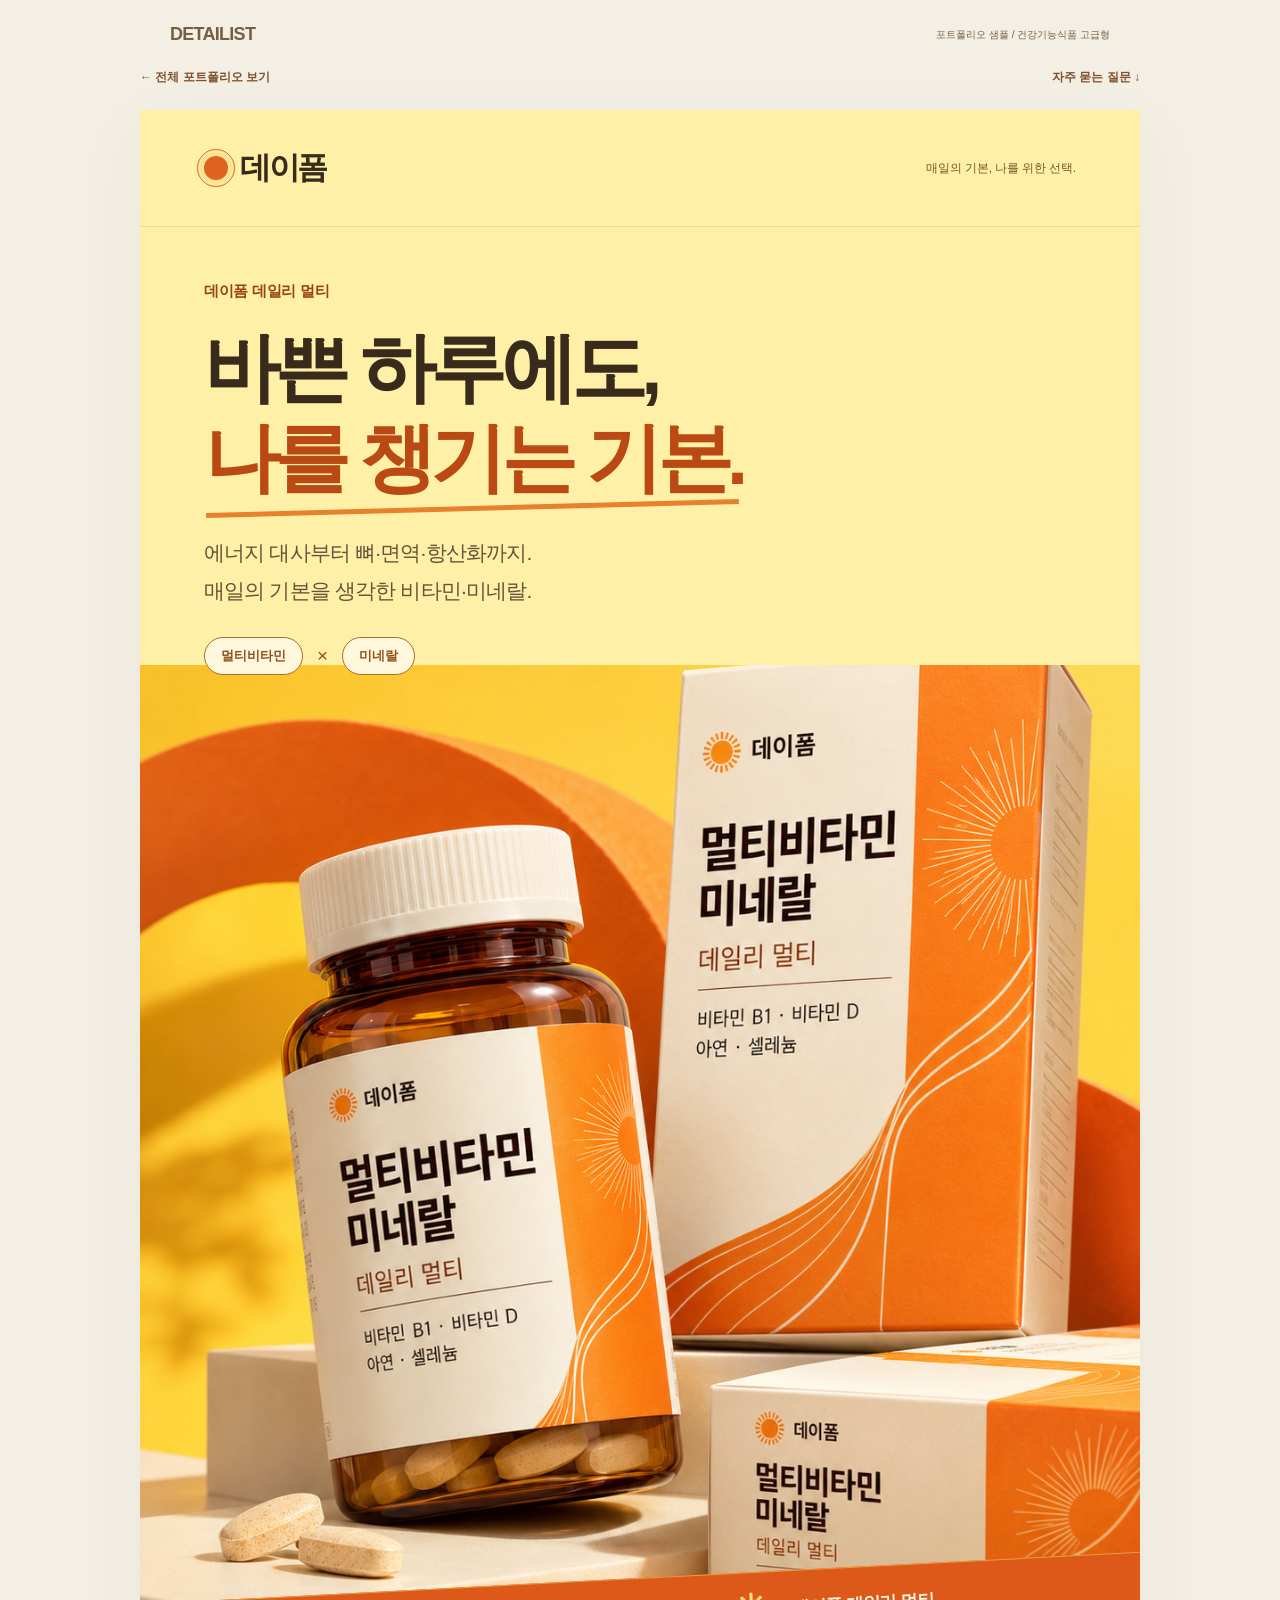
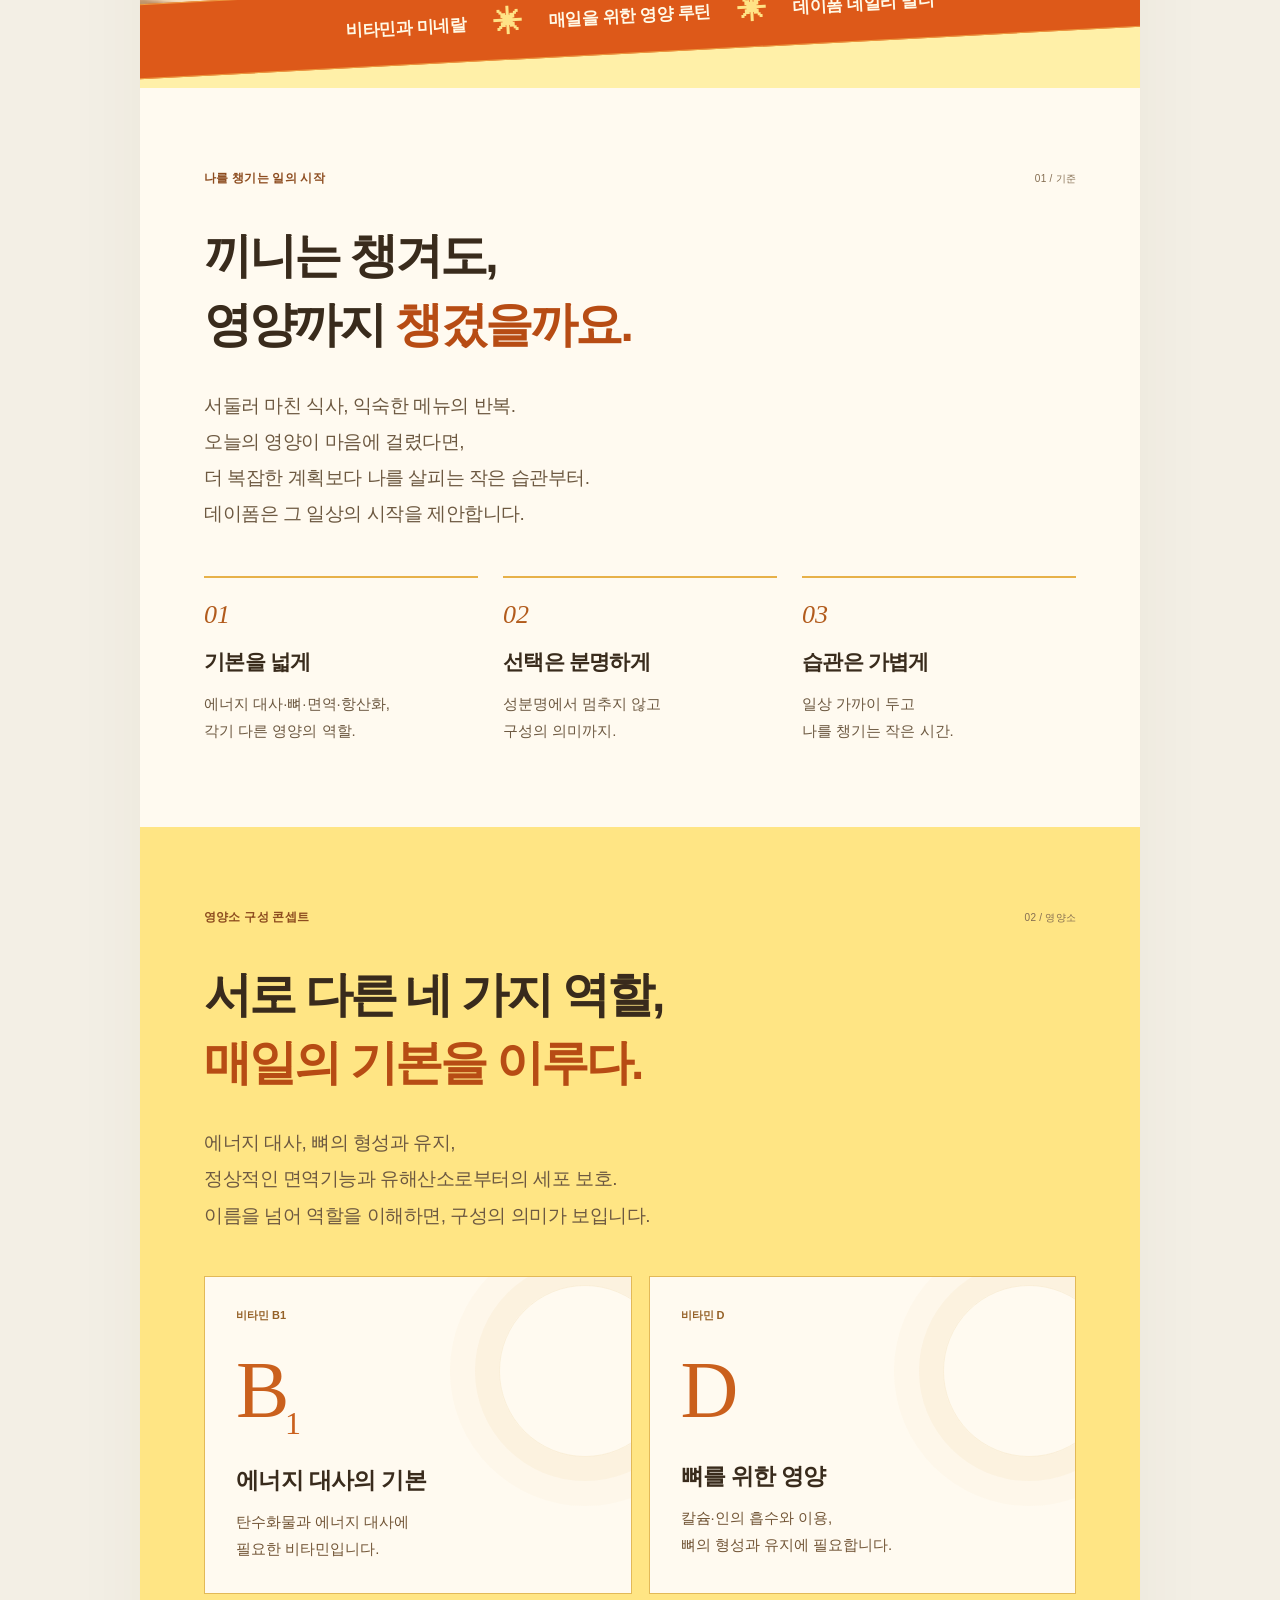
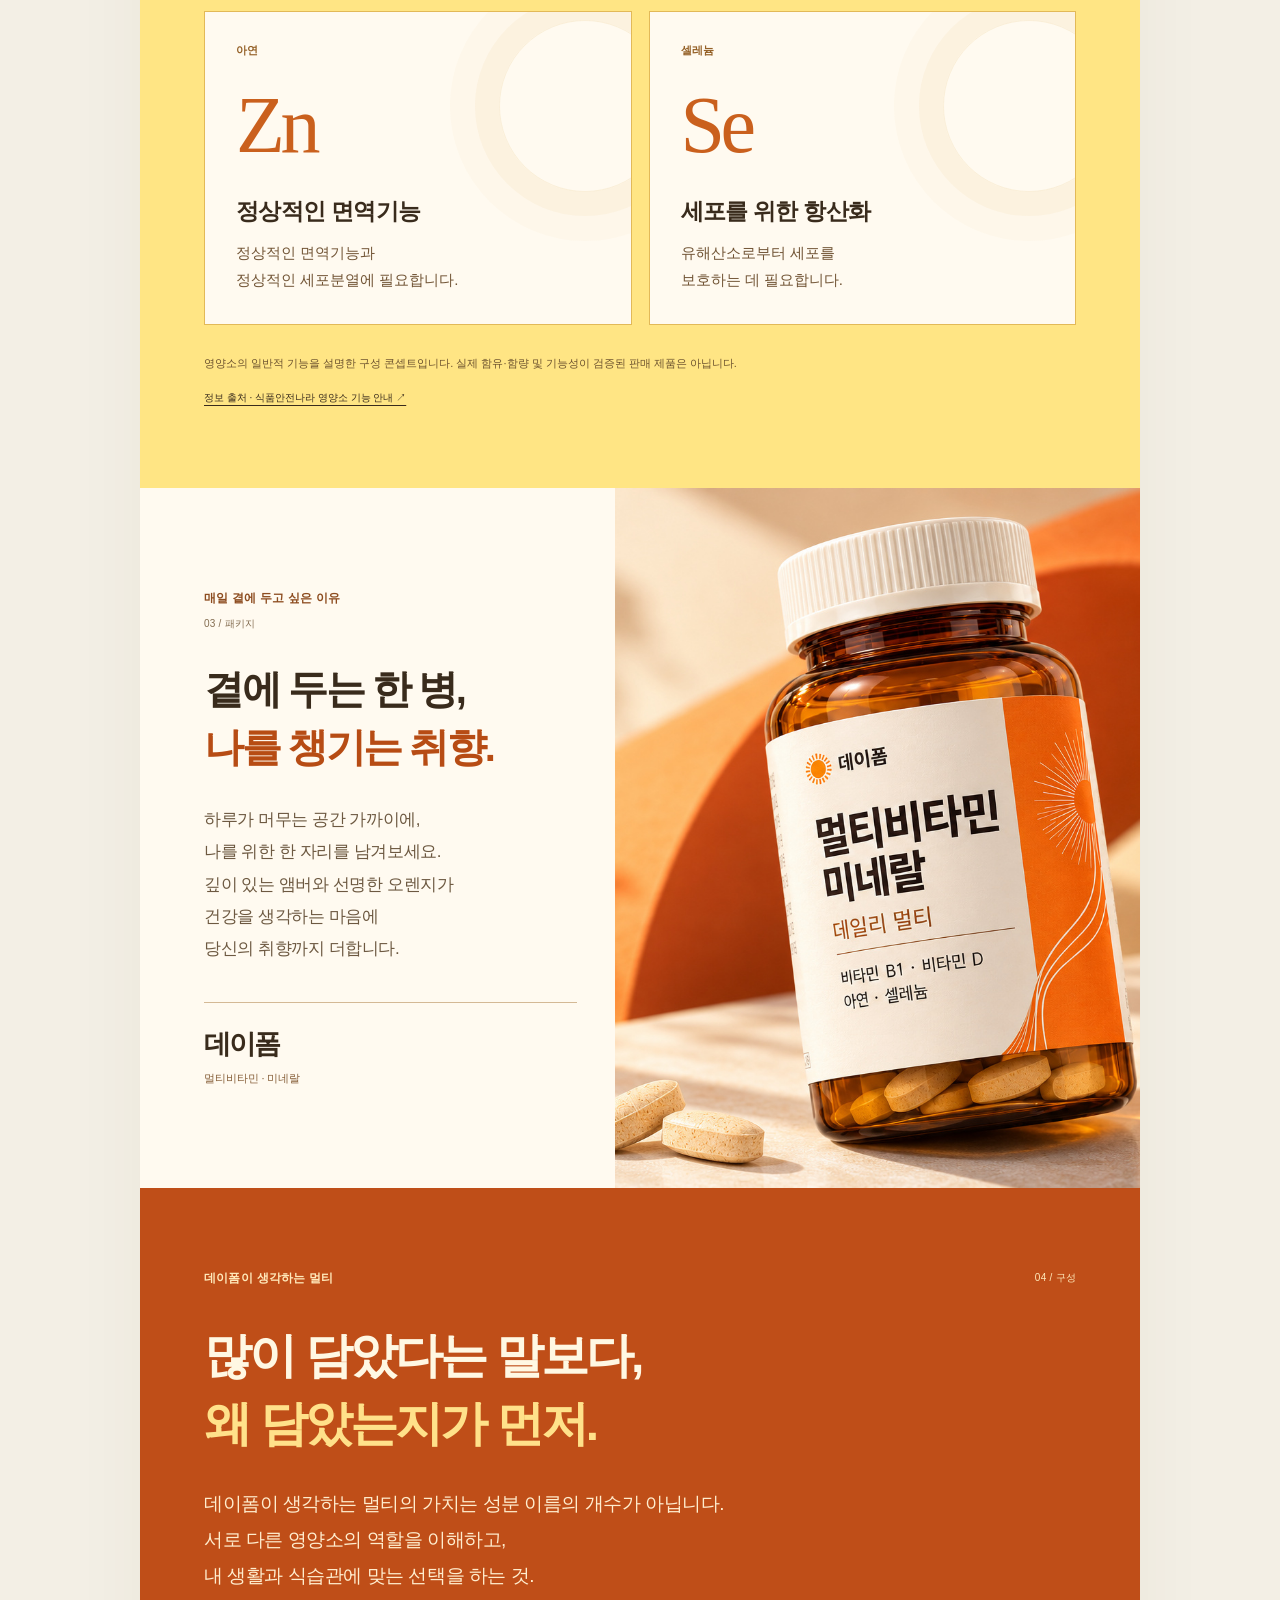
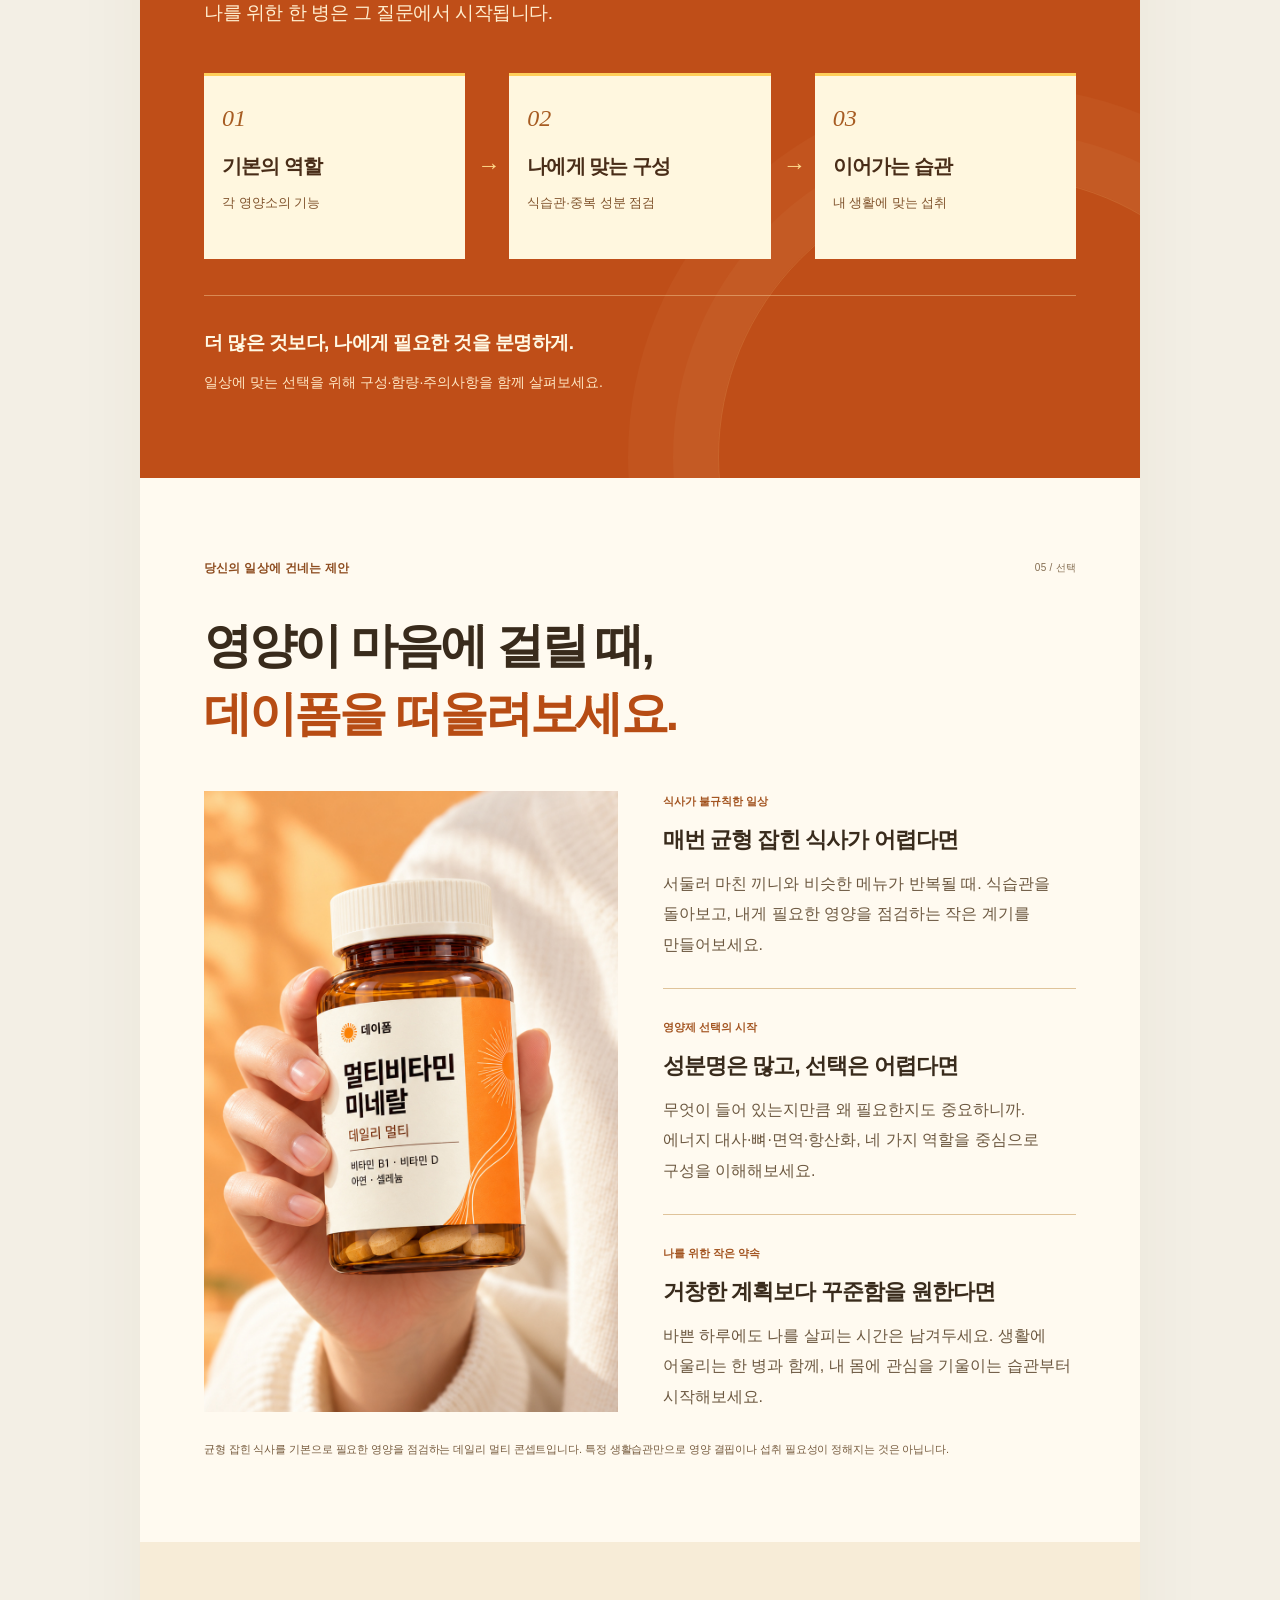
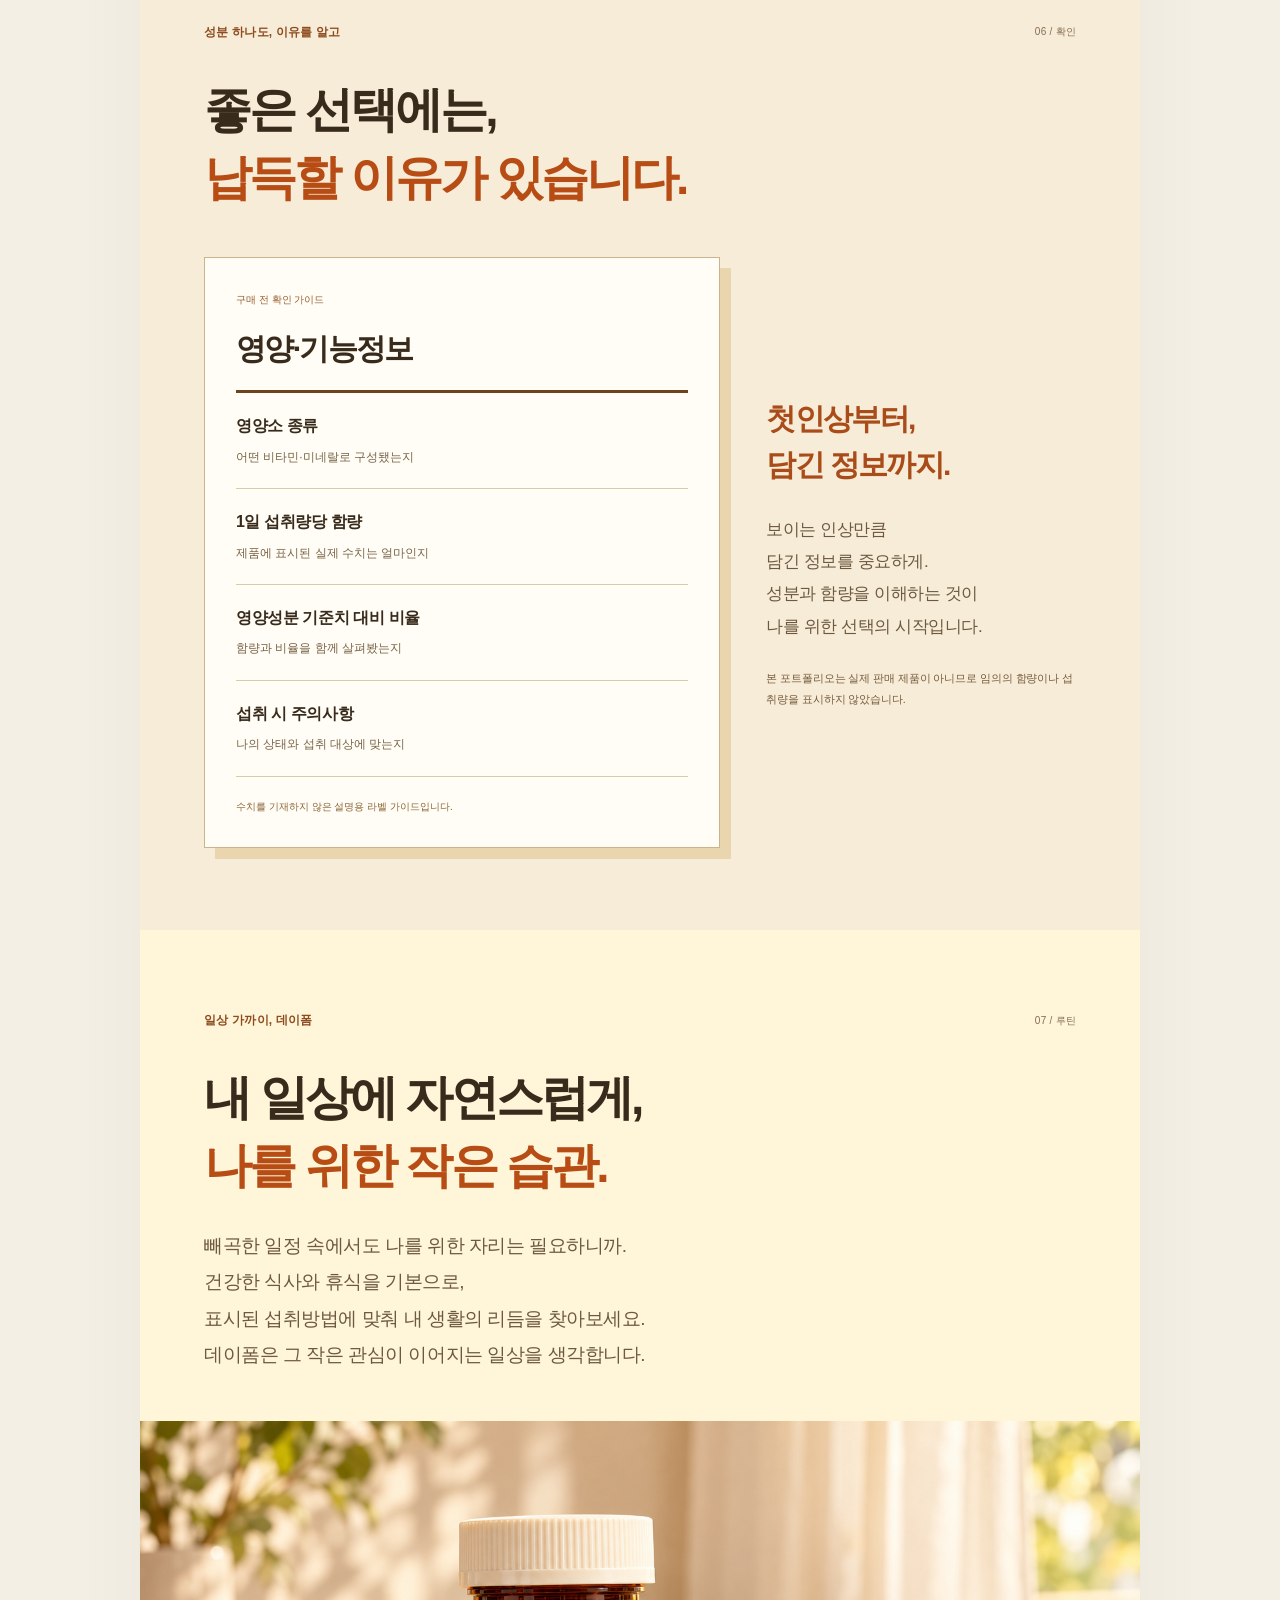
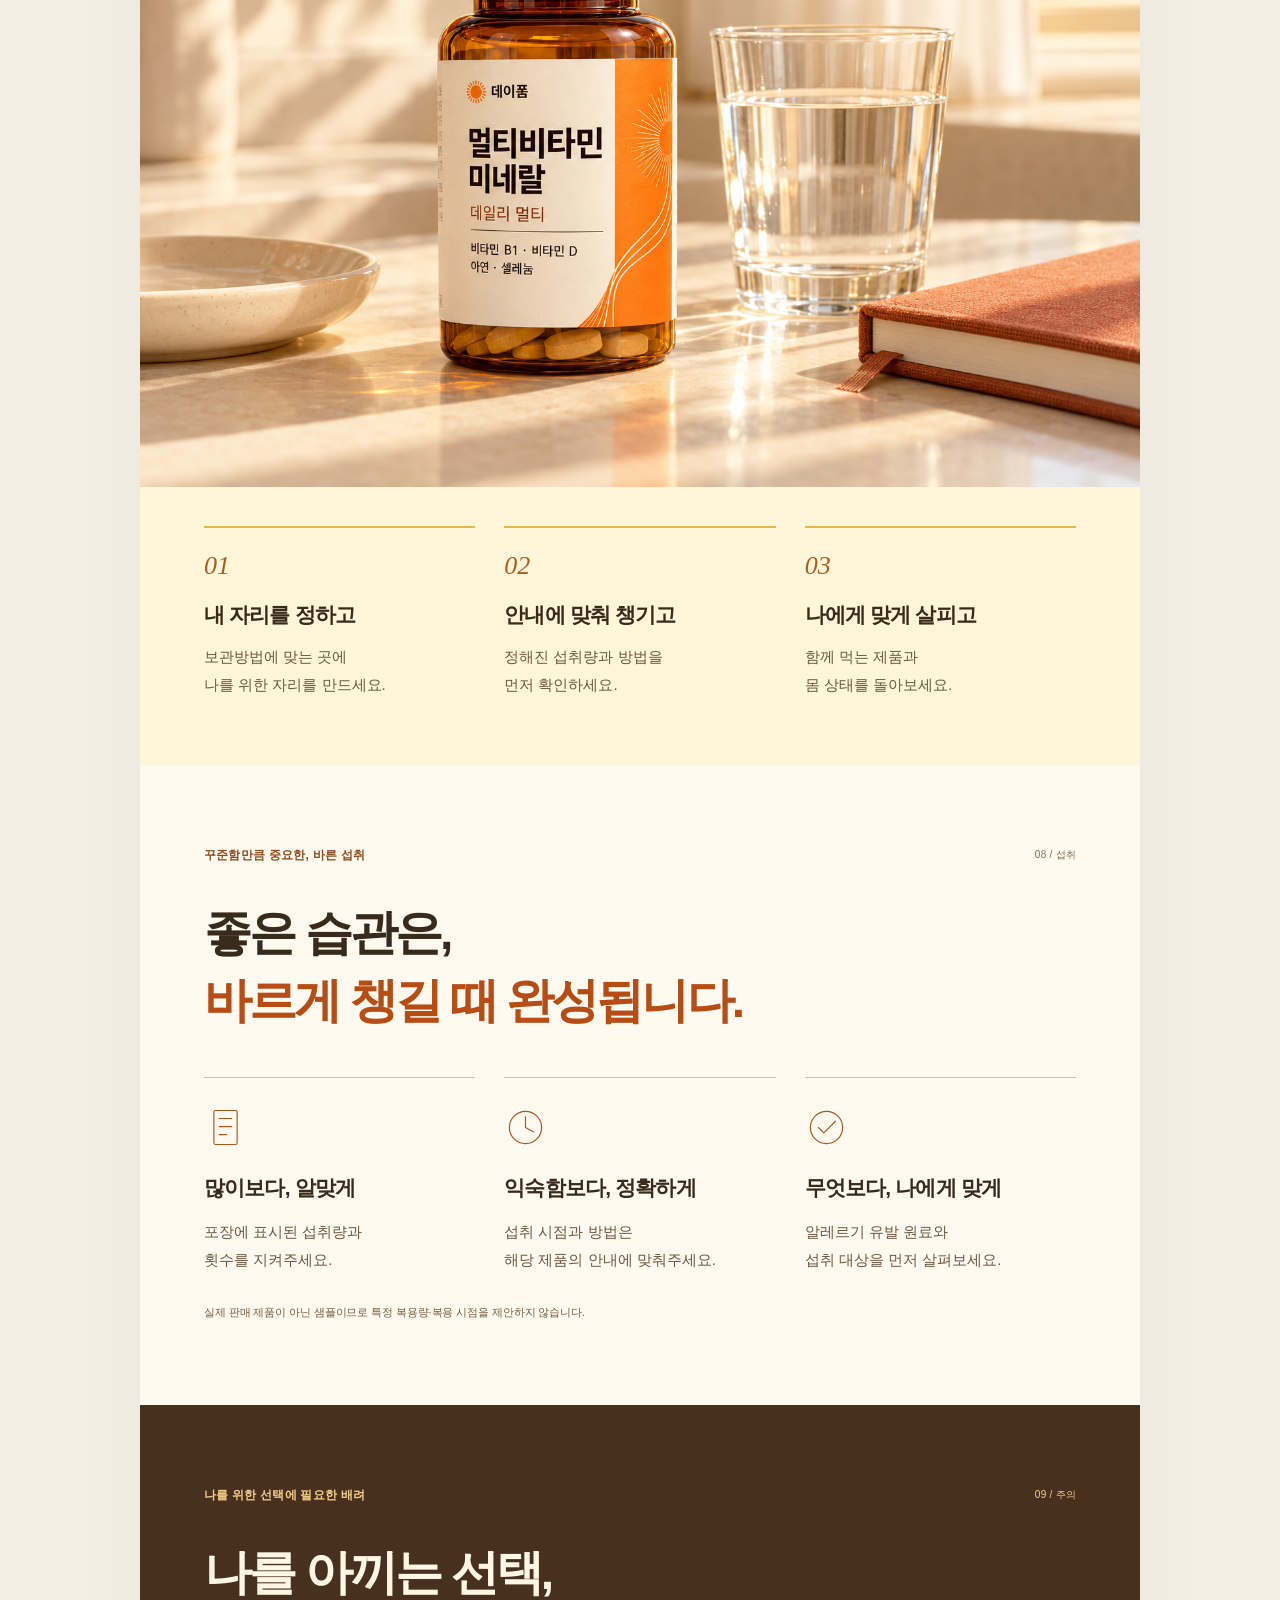
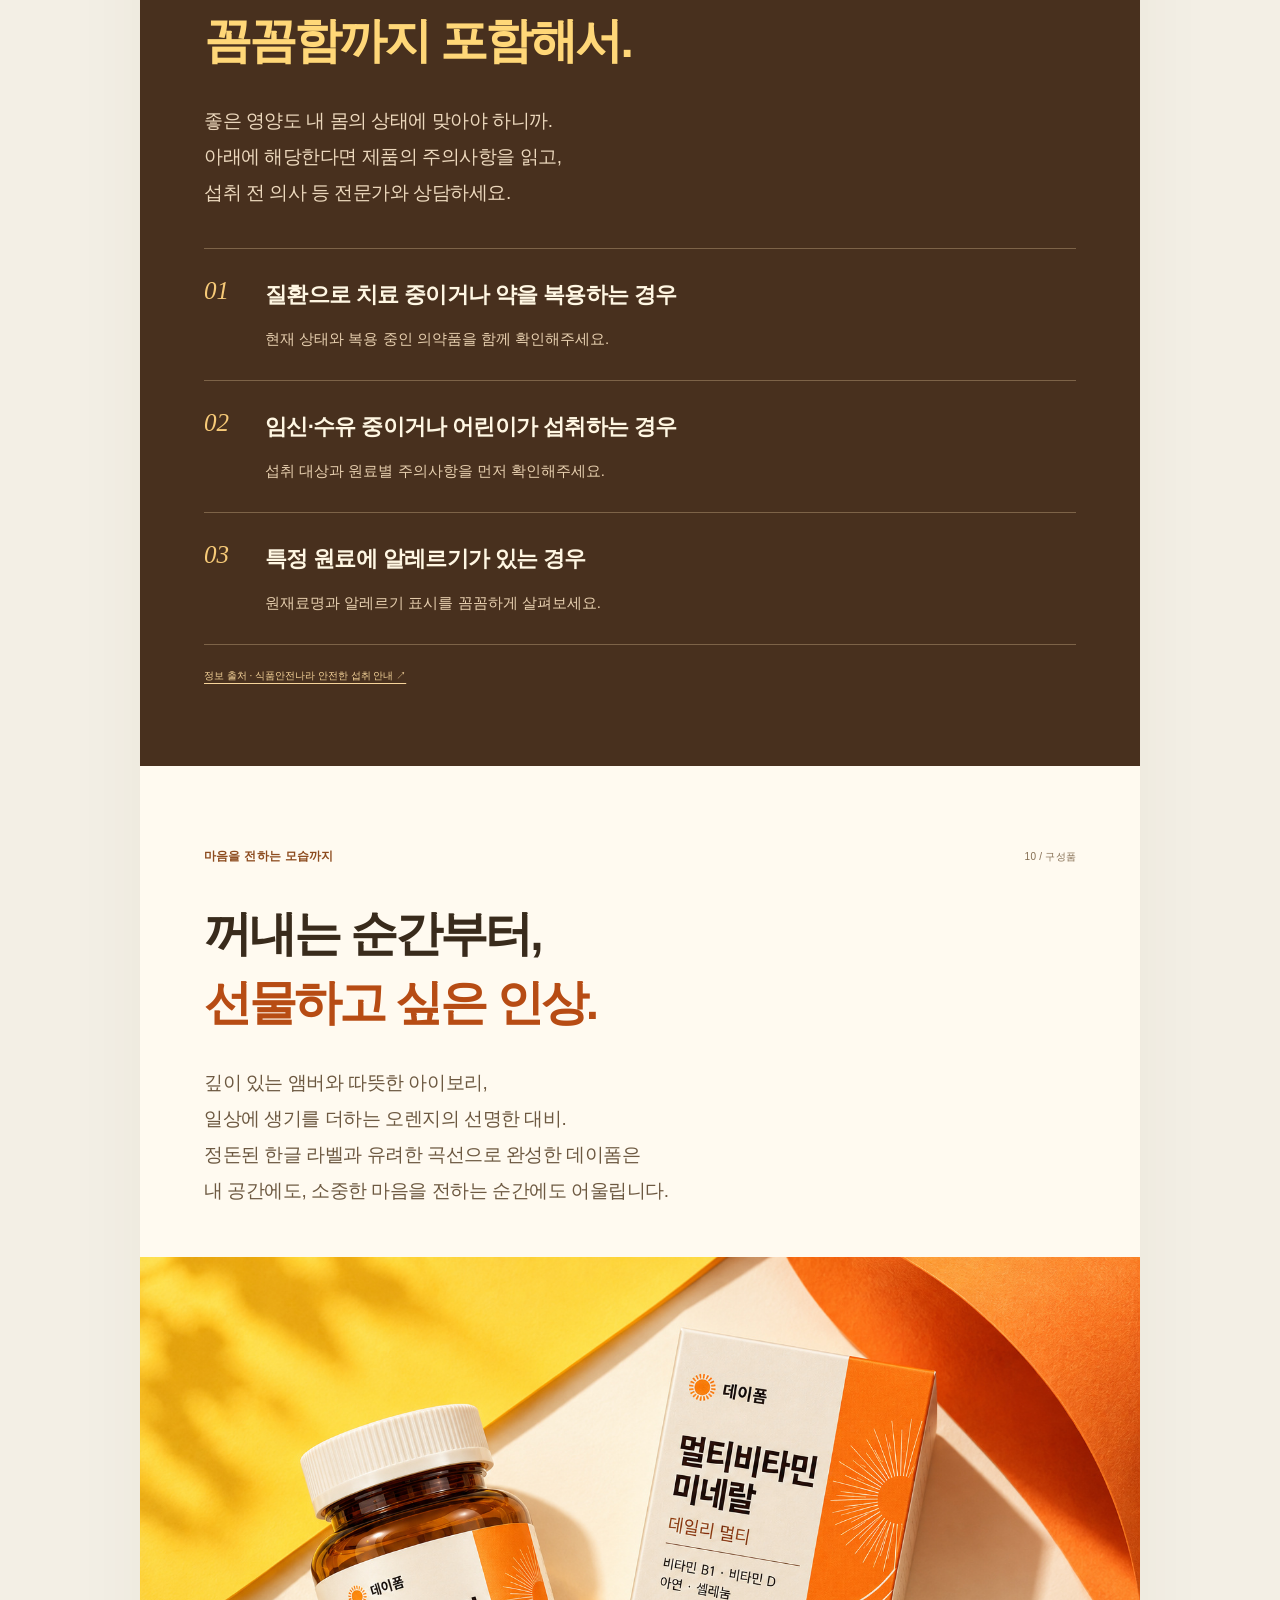
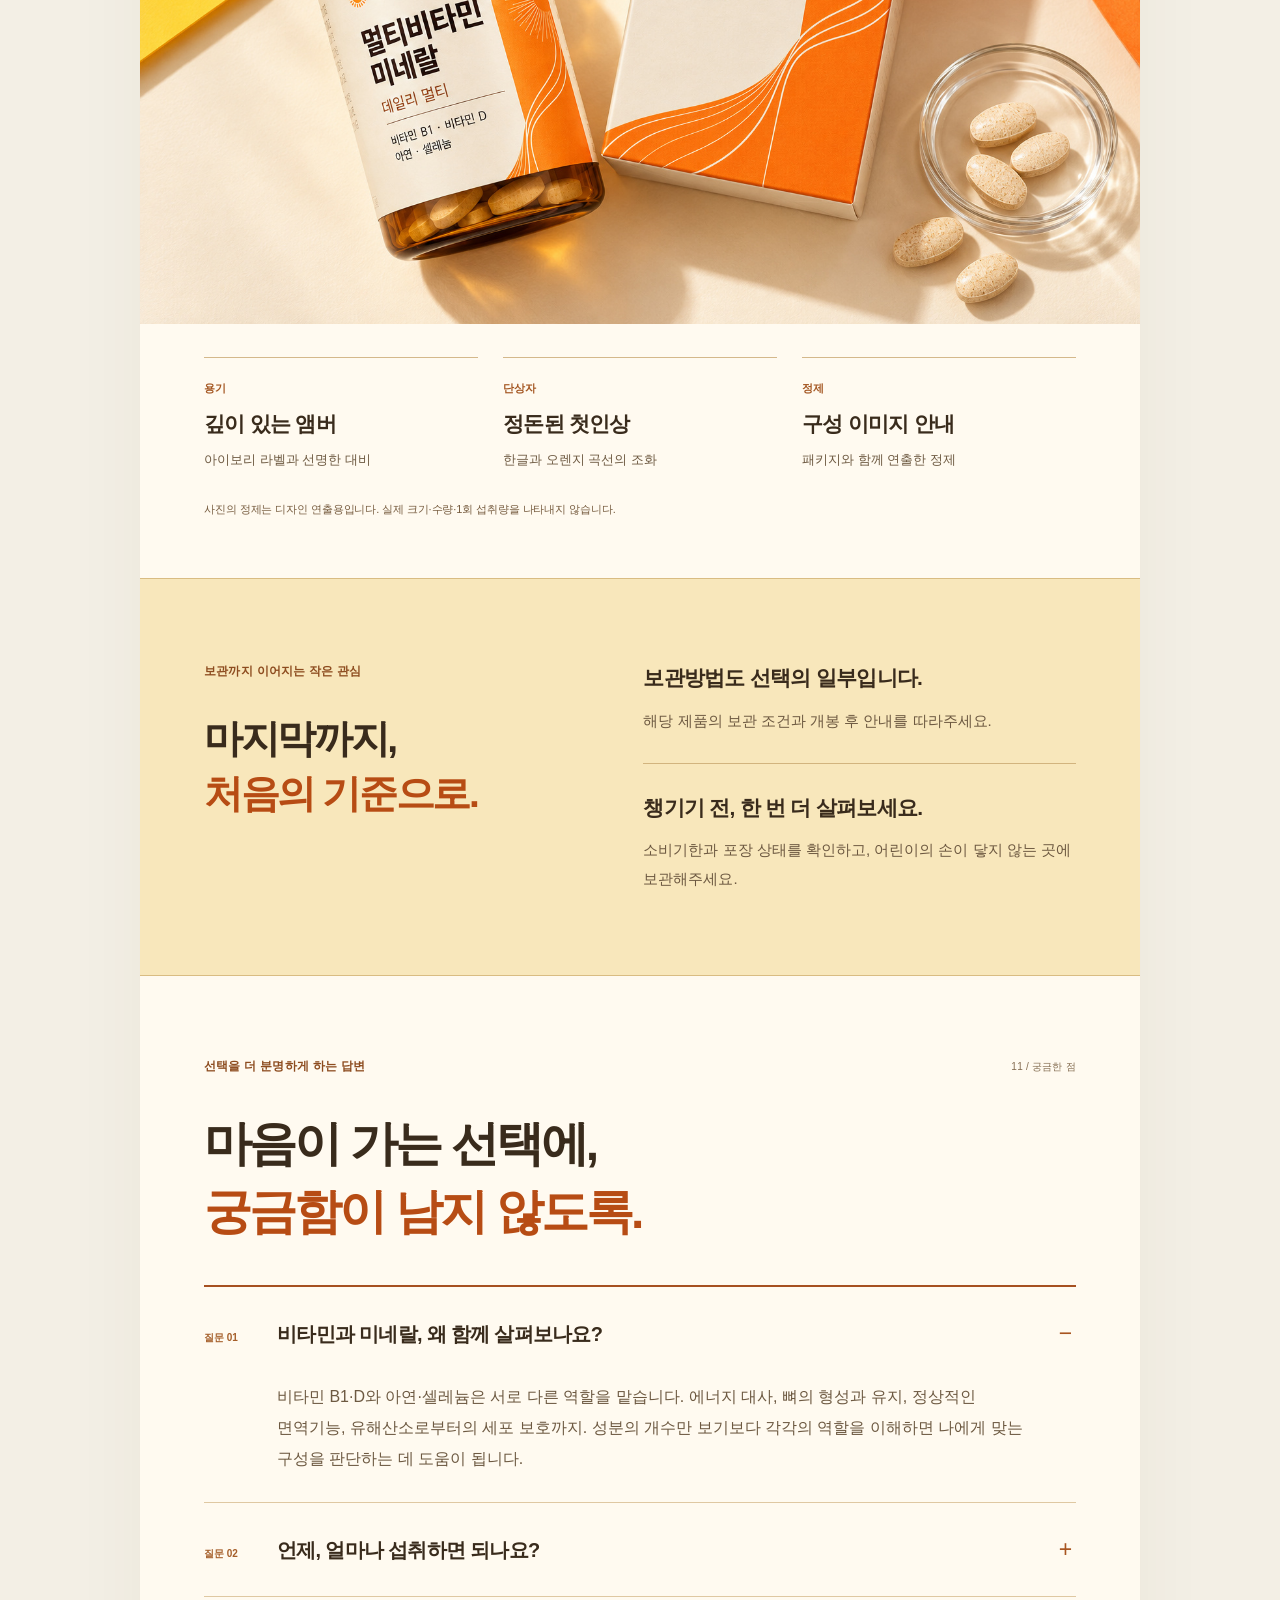
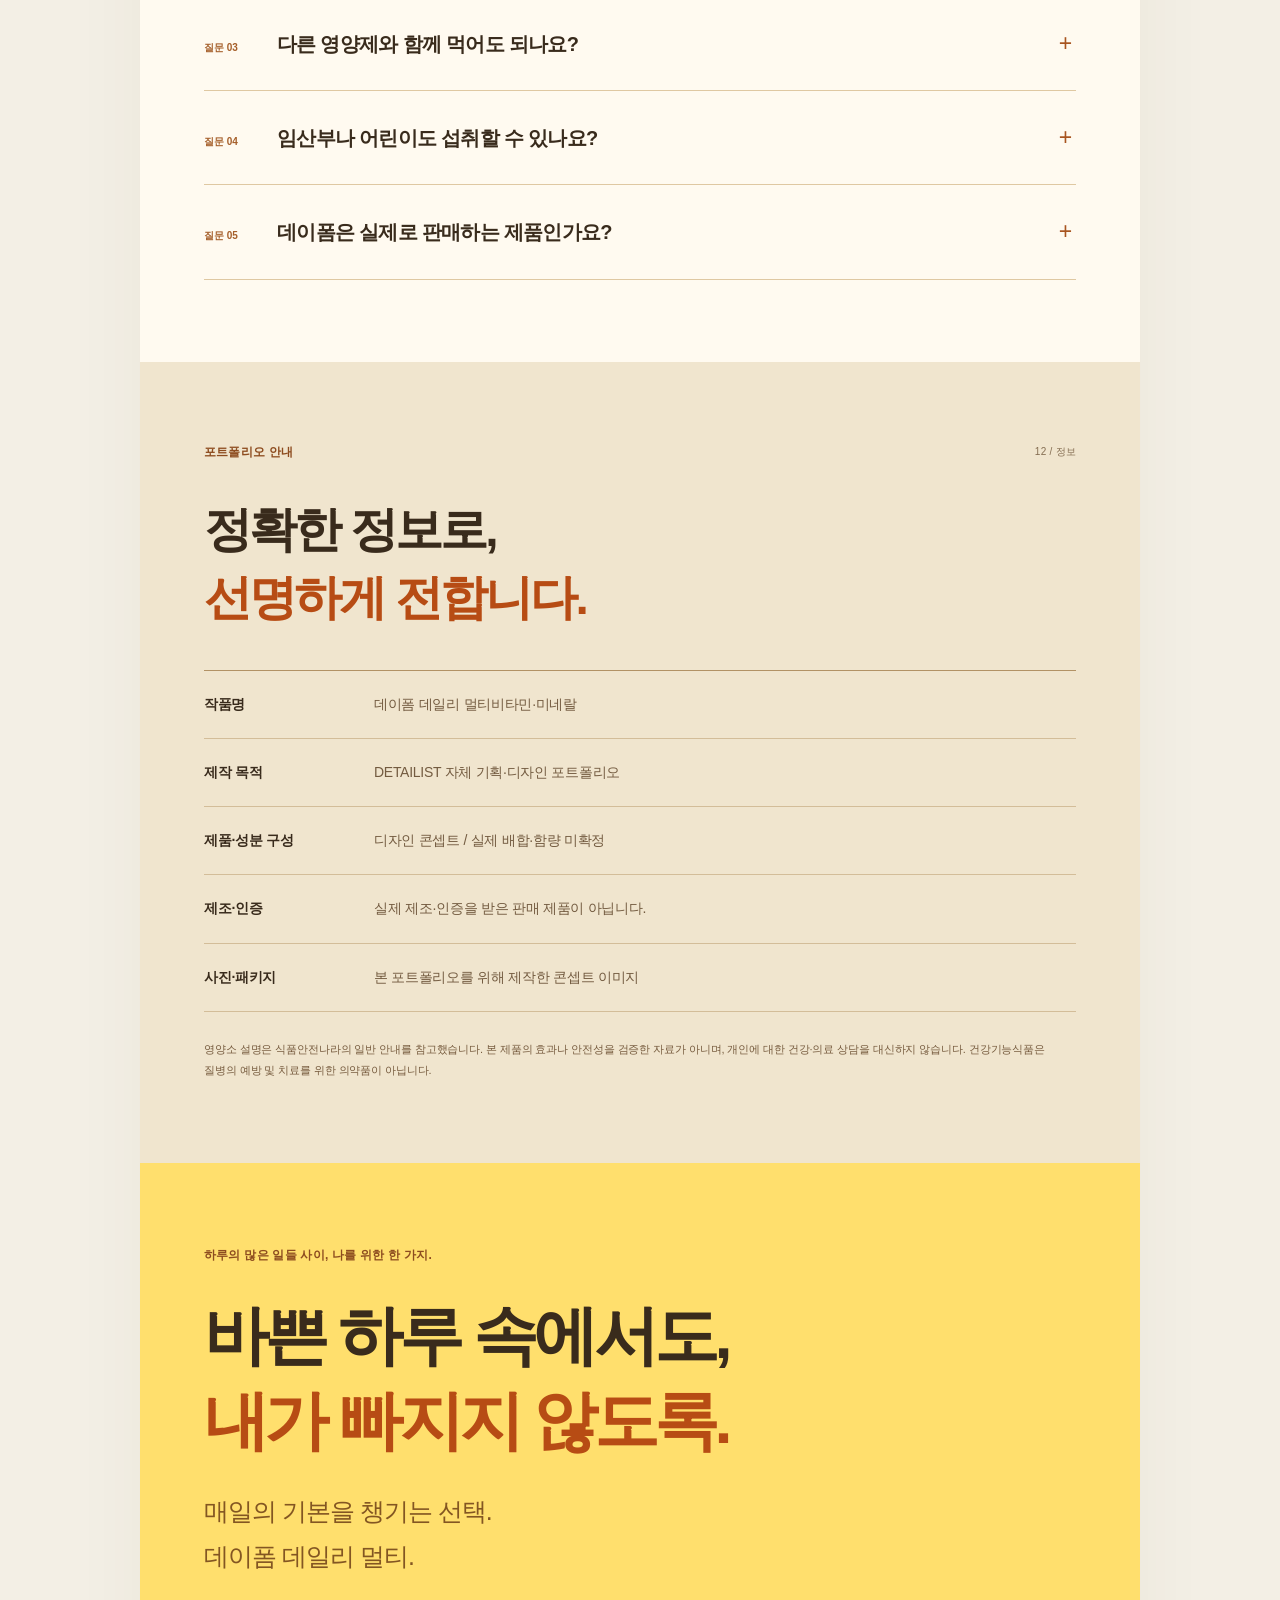
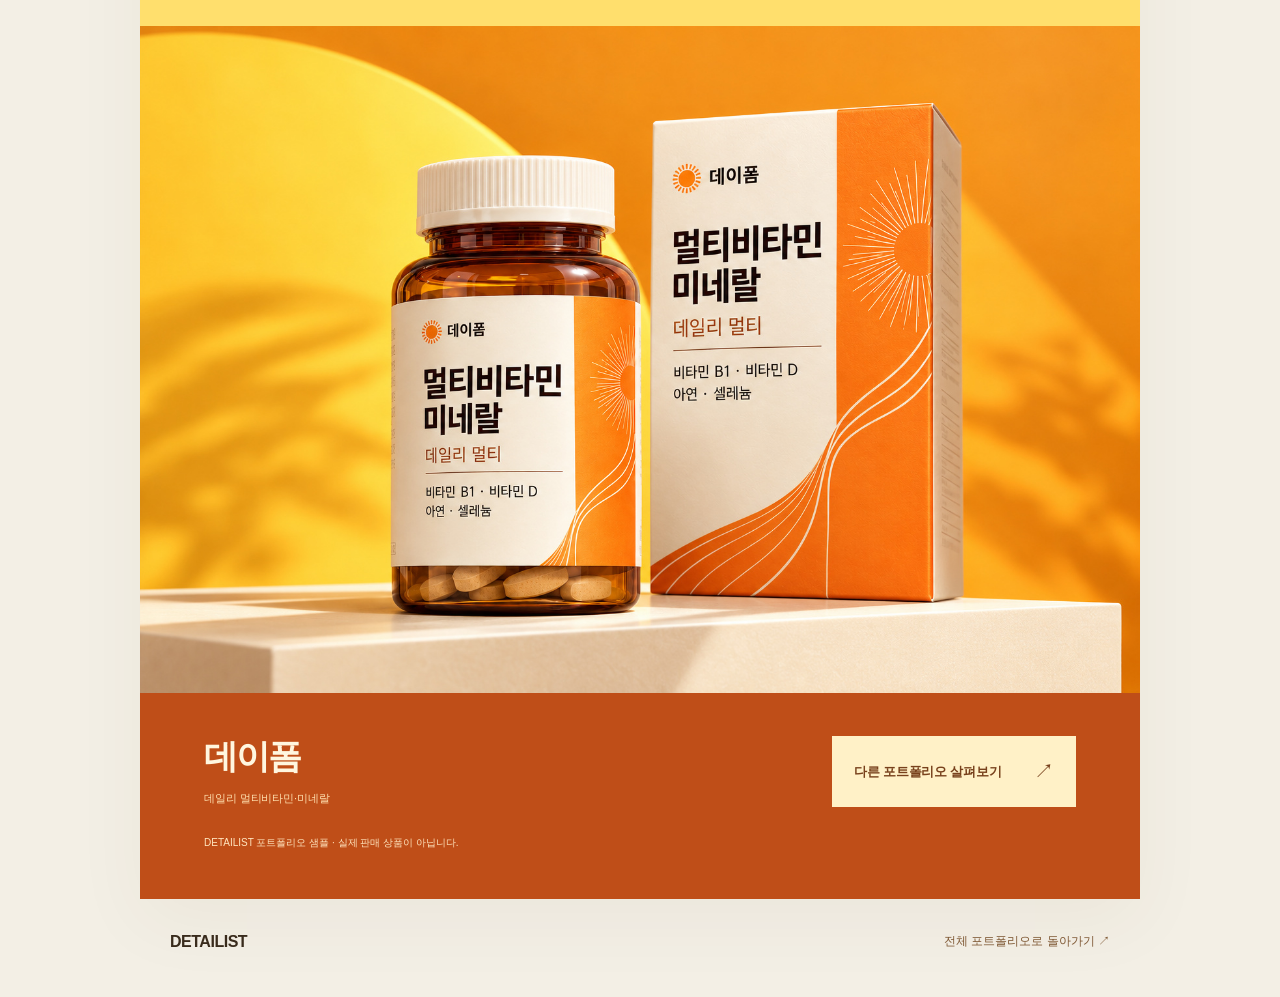
<file: supplement.html>
<!doctype html>
<html lang="ko">
<head>
<meta charset="utf-8"><meta name="viewport" content="width=device-width,initial-scale=1"><meta name="theme-color" content="#fff0a8">
<title>데이폼 멀티비타민 | DETAILIST 고급형 포트폴리오</title>
<meta name="description" content="바쁜 하루에도, 나를 챙기는 기본. 비타민 B1·D와 아연·셀레늄의 역할, 일상에 어울리는 앰버 패키지를 담은 데이폼 데일리 멀티. DETAILIST의 고급형 자체 포트폴리오 샘플입니다.">
<meta property="og:title" content="데이폼 멀티비타민 | DETAILIST"><meta property="og:image" content="https://july061400-coder.github.io/detailist-portfolio/dayform/hero-v05.jpg">
<link rel="icon" href="favicon.svg" type="image/svg+xml"><link rel="stylesheet" href="supplement-review-v05.css?v=6"><link rel="stylesheet" href="dayform-full-v06.css?v=6">
<script>if(new URLSearchParams(location.search).get('export')==='1')document.documentElement.classList.add('export-view');</script>
</head>
<body class="vitamin-body">
<a class="v-skip" href="#main">본문으로 건너뛰기</a>
<header class="review-note"><a href="index.html">DETAILIST</a><span>포트폴리오 샘플 / 건강기능식품 고급형</span></header>
<nav class="v-return" aria-label="포트폴리오 이동"><a href="index.html">← 전체 포트폴리오 보기</a><a href="#faq">자주 묻는 질문 ↓</a></nav>
<svg class="f-symbols" xmlns="http://www.w3.org/2000/svg" aria-hidden="true"><defs>
<symbol id="f-label" viewBox="0 0 48 48"><rect x="11" y="5" width="26" height="38" rx="2"/><path d="M17 14h14M17 23h14M17 32h8"/></symbol>
<symbol id="f-clock" viewBox="0 0 48 48"><circle cx="24" cy="24" r="18"/><path d="M24 12v12l9 5"/></symbol>
<symbol id="f-check" viewBox="0 0 48 48"><circle cx="24" cy="24" r="18"/><path d="m15 24 6 6 13-13"/></symbol>
</defs></svg>
<main class="vitamin-review vitamin-full" id="main">
<!-- 01 · 승인된 사진과 디자인 유지 / 구매자 관점의 v07 카피 -->
<section class="v-hero" id="hero" aria-labelledby="v-title" data-section="01">
<div class="v-brand"><a href="#hero" class="v-logo"><i aria-hidden="true"></i>데이폼</a><span>매일의 기본, 나를 위한 선택.</span></div>
<div class="v-hero-copy"><span class="v-eyebrow">데이폼 데일리 멀티</span><h1 id="v-title">바쁜 하루에도,<br> <em>나를 챙기는 기본.</em></h1><p>에너지 대사부터 뼈·면역·항산화까지.<br> 매일의 기본을 생각한 비타민·미네랄.</p><div class="v-tag-row"><span>멀티비타민</span><b aria-hidden="true">×</b><span>미네랄</span></div></div>
<div class="v-product"><img src="dayform/hero-v05.jpg" alt="데이폼 멀티비타민의 앰버 영양제 용기와 한글 오렌지 패키지" width="1122" height="1402" fetchpriority="high"></div>
<div class="v-ribbon" aria-label="비타민과 미네랄, 매일을 위한 영양 루틴"><span>비타민과 미네랄</span><i aria-hidden="true">✳</i><span>매일을 위한 영양 루틴</span><i aria-hidden="true">✳</i><span>데이폼 데일리 멀티</span></div>
</section>
<!-- 02 · 구매자의 일상에 공감하고 브랜드의 가치를 제시 -->
<section class="v-intro" id="intro" data-section="02">
<div class="v-section-top"><span>나를 챙기는 일의 시작</span><span>01 / 기준</span></div>
<h2>끼니는 챙겨도,<br> 영양까지 <em>챙겼을까요.</em></h2>
<p>서둘러 마친 식사, 익숙한 메뉴의 반복.<br> 오늘의 영양이 마음에 걸렸다면,<br> 더 복잡한 계획보다 나를 살피는 작은 습관부터.<br> 데이폼은 그 일상의 시작을 제안합니다.</p>
<div class="v-three"><article><span>01</span><h3>기본을 넓게</h3><p>에너지 대사·뼈·면역·항산화,<br> 각기 다른 영양의 역할.</p></article><article><span>02</span><h3>선택은 분명하게</h3><p>성분명에서 멈추지 않고<br> 구성의 의미까지.</p></article><article><span>03</span><h3>습관은 가볍게</h3><p>일상 가까이 두고<br> 나를 챙기는 작은 시간.</p></article></div>
</section>
<!-- 03 · 수치를 조작하지 않는 영양소 일반 정보 -->
<section class="v-formula" id="formula" data-section="03">
<div class="v-section-top"><span>영양소 구성 콘셉트</span><span>02 / 영양소</span></div>
<h2>서로 다른 네 가지 역할,<br> <em>매일의 기본을 이루다.</em></h2>
<p class="f-copy">에너지 대사, 뼈의 형성과 유지,<br> 정상적인 면역기능과 유해산소로부터의 세포 보호.<br> 이름을 넘어 역할을 이해하면, 구성의 의미가 보입니다.</p>
<div class="v-element-grid">
<article><span>비타민 B1</span><b>B<sub>1</sub></b><h3>에너지 대사의 기본</h3><p>탄수화물과 에너지 대사에<br> 필요한 비타민입니다.</p></article>
<article><span>비타민 D</span><b>D</b><h3>뼈를 위한 영양</h3><p>칼슘·인의 흡수와 이용,<br> 뼈의 형성과 유지에 필요합니다.</p></article>
<article><span>아연</span><b>Zn</b><h3>정상적인 면역기능</h3><p>정상적인 면역기능과<br> 정상적인 세포분열에 필요합니다.</p></article>
<article><span>셀레늄</span><b>Se</b><h3>세포를 위한 항산화</h3><p>유해산소로부터 세포를<br> 보호하는 데 필요합니다.</p></article>
</div>
<p class="v-footnote">영양소의 일반적 기능을 설명한 구성 콘셉트입니다. 실제 함유·함량 및 기능성이 검증된 판매 제품은 아닙니다.</p>
<a class="v-source" href="https://www.foodsafetykorea.go.kr/portal/board/boardDetail.do?bbs_no=bbs464&amp;menu_grp=MENU_NEW01&amp;menu_no=3811&amp;ntctxt_no=1070220" target="_blank" rel="noopener noreferrer">정보 출처 · 식품안전나라 영양소 기능 안내 ↗</a>
</section>
<!-- 04 · 제품 디테일 / 전문 인쇄 패키지의 물성 -->
<section class="f-detail" id="detail" data-section="04"><div class="f-section f-detail-copy"><div class="v-section-top"><span>매일 곁에 두고 싶은 이유</span><span>03 / 패키지</span></div><h2>곁에 두는 한 병,<br> <em>나를 챙기는 취향.</em></h2><p class="f-copy">하루가 머무는 공간 가까이에,<br> 나를 위한 한 자리를 남겨보세요.<br> 깊이 있는 앰버와 선명한 오렌지가<br> 건강을 생각하는 마음에<br> 당신의 취향까지 더합니다.</p><div class="f-type-line"><b>데이폼</b><span>멀티비타민 · 미네랄</span></div></div><div class="f-photo f-photo-detail"><img src="dayform/macro-v06.jpg" alt="앰버 용기와 아이보리 라벨, 오렌지 곡선 그래픽의 데이폼 제품 디테일" width="1536" height="1024"></div></section>
<!-- 05 · 구성 정보를 읽는 순서: 명확한 네이티브 도식 -->
<section class="f-map f-section" id="composition" data-section="05"><div class="v-section-top"><span>데이폼이 생각하는 멀티</span><span>04 / 구성</span></div><h2>많이 담았다는 말보다,<br> <em>왜 담았는지가 먼저.</em></h2><p class="f-copy">데이폼이 생각하는 멀티의 가치는 성분 이름의 개수가 아닙니다.<br> 서로 다른 영양소의 역할을 이해하고,<br> 내 생활과 식습관에 맞는 선택을 하는 것.<br> 나를 위한 한 병은 그 질문에서 시작됩니다.</p><div class="f-map-flow"><article><span>01</span><h3>기본의 역할</h3><p>각 영양소의 기능</p></article><b aria-hidden="true">→</b><article><span>02</span><h3>나에게 맞는 구성</h3><p>식습관·중복 성분 점검</p></article><b aria-hidden="true">→</b><article><span>03</span><h3>이어가는 습관</h3><p>내 생활에 맞는 섭취</p></article></div><div class="f-map-bottom"><strong>더 많은 것보다, 나에게 필요한 것을 분명하게.</strong><p>일상에 맞는 선택을 위해 구성·함량·주의사항을 함께 살펴보세요.</p></div></section>
<!-- 06 · 선택 가이드 / 인간적인 제품 스케일 -->
<section class="f-selection f-section" id="selection" data-section="06"><div class="v-section-top"><span>당신의 일상에 건네는 제안</span><span>05 / 선택</span></div><h2>영양이 마음에 걸릴 때,<br> <em>데이폼을 떠올려보세요.</em></h2><div class="f-selection-grid"><div class="f-photo f-hand"><img src="dayform/hand-v06.jpg" alt="한글 라벨의 앰버 데이폼 영양제 용기를 편안하게 든 손" width="1122" height="1402"></div><div class="f-guide"><article><span>식사가 불규칙한 일상</span><h3>매번 균형 잡힌 식사가 어렵다면</h3><p>서둘러 마친 끼니와 비슷한 메뉴가 반복될 때. 식습관을 돌아보고, 내게 필요한 영양을 점검하는 작은 계기를 만들어보세요.</p></article><article><span>영양제 선택의 시작</span><h3>성분명은 많고, 선택은 어렵다면</h3><p>무엇이 들어 있는지만큼 왜 필요한지도 중요하니까. 에너지 대사·뼈·면역·항산화, 네 가지 역할을 중심으로 구성을 이해해보세요.</p></article><article><span>나를 위한 작은 약속</span><h3>거창한 계획보다 꾸준함을 원한다면</h3><p>바쁜 하루에도 나를 살피는 시간은 남겨두세요. 생활에 어울리는 한 병과 함께, 내 몸에 관심을 기울이는 습관부터 시작해보세요.</p></article></div></div><p class="f-small f-top-gap">균형 잡힌 식사를 기본으로 필요한 영양을 점검하는 데일리 멀티 콘셉트입니다. 특정 생활습관만으로 영양 결핍이나 섭취 필요성이 정해지는 것은 아닙니다.</p></section>
<!-- 07 · 실제 함량을 만들지 않는 라벨 가이드 -->
<section class="f-label f-section" id="label" data-section="07"><div class="v-section-top"><span>성분 하나도, 이유를 알고</span><span>06 / 확인</span></div><h2>좋은 선택에는,<br> <em>납득할 이유가 있습니다.</em></h2><div class="f-label-grid"><div class="f-label-sheet"><span>구매 전 확인 가이드</span><h3>영양·기능정보</h3><dl><div><dt>영양소 종류</dt><dd>어떤 비타민·미네랄로 구성됐는지</dd></div><div><dt>1일 섭취량당 함량</dt><dd>제품에 표시된 실제 수치는 얼마인지</dd></div><div><dt>영양성분 기준치 대비 비율</dt><dd>함량과 비율을 함께 살펴봤는지</dd></div><div><dt>섭취 시 주의사항</dt><dd>나의 상태와 섭취 대상에 맞는지</dd></div></dl><p>수치를 기재하지 않은 설명용 라벨 가이드입니다.</p></div><div class="f-label-side"><span class="f-display">첫인상부터,<br> 담긴 정보까지.</span><p class="f-copy">보이는 인상만큼<br> 담긴 정보를 중요하게.<br> 성분과 함량을 이해하는 것이<br> 나를 위한 선택의 시작입니다.</p><span class="f-small">본 포트폴리오는 실제 판매 제품이 아니므로 임의의 함량이나 섭취량을 표시하지 않았습니다.</span></div></div></section>
<!-- 08 · 생활 장면 / 균등 정렬된 루틴 -->
<section class="f-routine" id="routine" data-section="08"><div class="f-section f-routine-heading"><div class="v-section-top"><span>일상 가까이, 데이폼</span><span>07 / 루틴</span></div><h2>내 일상에 자연스럽게,<br> <em>나를 위한 작은 습관.</em></h2><p class="f-copy">빼곡한 일정 속에서도 나를 위한 자리는 필요하니까.<br> 건강한 식사와 휴식을 기본으로,<br> 표시된 섭취방법에 맞춰 내 생활의 리듬을 찾아보세요.<br> 데이폼은 그 작은 관심이 이어지는 일상을 생각합니다.</p></div><div class="f-photo f-wide"><img src="dayform/routine-v06.jpg" alt="햇살이 드는 일상 공간의 데이폼 영양제와 물 한 잔" width="1536" height="1024"></div><div class="f-routine-steps"><article><span>01</span><h3>내 자리를 정하고</h3><p>보관방법에 맞는 곳에<br> 나를 위한 자리를 만드세요.</p></article><article><span>02</span><h3>안내에 맞춰 챙기고</h3><p>정해진 섭취량과 방법을<br> 먼저 확인하세요.</p></article><article><span>03</span><h3>나에게 맞게 살피고</h3><p>함께 먹는 제품과<br> 몸 상태를 돌아보세요.</p></article></div></section>
<!-- 09 · 제품별 섭취 안내 -->
<section class="f-intake f-section" id="intake" data-section="09"><div class="v-section-top"><span>꾸준함만큼 중요한, 바른 섭취</span><span>08 / 섭취</span></div><h2>좋은 습관은,<br> <em>바르게 챙길 때 완성됩니다.</em></h2><div class="f-intake-grid"><article><svg><use href="#f-label"/></svg><h3>많이보다, 알맞게</h3><p>포장에 표시된 섭취량과<br> 횟수를 지켜주세요.</p></article><article><svg><use href="#f-clock"/></svg><h3>익숙함보다, 정확하게</h3><p>섭취 시점과 방법은<br> 해당 제품의 안내에 맞춰주세요.</p></article><article><svg><use href="#f-check"/></svg><h3>무엇보다, 나에게 맞게</h3><p>알레르기 유발 원료와<br> 섭취 대상을 먼저 살펴보세요.</p></article></div><p class="f-small f-top-gap">실제 판매 제품이 아닌 샘플이므로 특정 복용량·복용 시점을 제안하지 않습니다.</p></section>
<!-- 10 · 안전 정보 / 화려한 레이아웃 안에서도 가독성 우선 -->
<section class="f-caution f-section" id="caution" data-section="10"><div class="v-section-top"><span>나를 위한 선택에 필요한 배려</span><span>09 / 주의</span></div><h2>나를 아끼는 선택,<br> <em>꼼꼼함까지 포함해서.</em></h2><p class="f-copy">좋은 영양도 내 몸의 상태에 맞아야 하니까.<br> 아래에 해당한다면 제품의 주의사항을 읽고,<br> 섭취 전 의사 등 전문가와 상담하세요.</p><div class="f-caution-list"><article><b>01</b><div><h3>질환으로 치료 중이거나 약을 복용하는 경우</h3><p>현재 상태와 복용 중인 의약품을 함께 확인해주세요.</p></div></article><article><b>02</b><div><h3>임신·수유 중이거나 어린이가 섭취하는 경우</h3><p>섭취 대상과 원료별 주의사항을 먼저 확인해주세요.</p></div></article><article><b>03</b><div><h3>특정 원료에 알레르기가 있는 경우</h3><p>원재료명과 알레르기 표시를 꼼꼼하게 살펴보세요.</p></div></article></div><a class="v-source" href="https://www.foodsafetykorea.go.kr/portal/board/boardDetail.do?bbs_no=bbs464&amp;menu_grp=MENU_NEW01&amp;menu_no=3811&amp;ntctxt_no=1070219" target="_blank" rel="noopener noreferrer">정보 출처 · 식품안전나라 안전한 섭취 안내 ↗</a></section>
<!-- 11 · 같은 제품 정체성을 유지하는 패키지 플랫레이 -->
<section class="f-package" id="package" data-section="11"><div class="f-section f-package-heading"><div class="v-section-top"><span>마음을 전하는 모습까지</span><span>10 / 구성품</span></div><h2>꺼내는 순간부터,<br> <em>선물하고 싶은 인상.</em></h2><p class="f-copy">깊이 있는 앰버와 따뜻한 아이보리,<br> 일상에 생기를 더하는 오렌지의 선명한 대비.<br> 정돈된 한글 라벨과 유려한 곡선으로 완성한 데이폼은<br> 내 공간에도, 소중한 마음을 전하는 순간에도 어울립니다.</p></div><div class="f-photo f-wide"><img src="dayform/flatlay-v06.jpg" alt="데이폼 앰버 용기와 오렌지 단상자, 정제 콘셉트의 전체 패키지 구성" width="1536" height="1024"></div><div class="f-package-labels"><article><span>용기</span><h3>깊이 있는 앰버</h3><p>아이보리 라벨과 선명한 대비</p></article><article><span>단상자</span><h3>정돈된 첫인상</h3><p>한글과 오렌지 곡선의 조화</p></article><article><span>정제</span><h3>구성 이미지 안내</h3><p>패키지와 함께 연출한 정제</p></article></div><p class="f-small f-package-note">사진의 정제는 디자인 연출용입니다. 실제 크기·수량·1회 섭취량을 나타내지 않습니다.</p></section>
<!-- 12 · 보관 / 짧고 분명한 2열 -->
<section class="f-storage f-section" id="storage" data-section="12"><div><span class="f-kicker">보관까지 이어지는 작은 관심</span><h2>마지막까지,<br> <em>처음의 기준으로.</em></h2></div><div><article><h3>보관방법도 선택의 일부입니다.</h3><p>해당 제품의 보관 조건과 개봉 후 안내를 따라주세요.</p></article><article><h3>챙기기 전, 한 번 더 살펴보세요.</h3><p>소비기한과 포장 상태를 확인하고, 어린이의 손이 닿지 않는 곳에 보관해주세요.</p></article></div></section>
<!-- 13 · 실제 여닫는 FAQ / 내보내기 시 전체 펼침 -->
<section class="f-faq f-section" id="faq" data-section="13"><div class="v-section-top"><span>선택을 더 분명하게 하는 답변</span><span>11 / 궁금한 점</span></div><h2>마음이 가는 선택에,<br> <em>궁금함이 남지 않도록.</em></h2><div class="f-faq-list">
<details open><summary><span>질문 01</span>비타민과 미네랄, 왜 함께 살펴보나요?</summary><div><p>비타민 B1·D와 아연·셀레늄은 서로 다른 역할을 맡습니다. 에너지 대사, 뼈의 형성과 유지, 정상적인 면역기능, 유해산소로부터의 세포 보호까지. 성분의 개수만 보기보다 각각의 역할을 이해하면 나에게 맞는 구성을 판단하는 데 도움이 됩니다.</p></div></details>
<details><summary><span>질문 02</span>언제, 얼마나 섭취하면 되나요?</summary><div><p>좋은 습관의 시작은 알맞게 챙기는 것입니다. 실제 제품 포장에 표시된 섭취량과 방법을 따라주세요. 본 샘플에서는 특정 복용량이나 식전·식후 섭취를 지정하지 않습니다.</p></div></details>
<details><summary><span>질문 03</span>다른 영양제와 함께 먹어도 되나요?</summary><div><p>더하는 것만큼 겹치는 성분을 확인하는 일도 중요합니다. 함께 섭취하려는 제품의 영양소 종류와 함량을 비교하고, 의약품을 복용 중이거나 질환이 있다면 섭취 전에 의사와 상담하세요.</p></div></details>
<details><summary><span>질문 04</span>임산부나 어린이도 섭취할 수 있나요?</summary><div><p>제품마다 섭취 대상과 주의사항이 다릅니다. 임신·수유 중이거나 어린이가 섭취할 경우에는 해당 제품의 표시사항을 확인하고 전문가와 먼저 상담하세요. 개인의 상태에 맞는 선택이 우선입니다.</p></div></details>
<details><summary><span>질문 05</span>데이폼은 실제로 판매하는 제품인가요?</summary><div><p>데이폼은 DETAILIST가 기획·디자인한 자체 포트폴리오 샘플입니다. 사진의 용기·상자·정제는 연출 이미지이며, 실제 제조·인증·함량이 확인된 판매 제품이 아닙니다. 주문·판매·결제는 제공하지 않습니다.</p></div></details>
</div></section>
<!-- 14 · 사실과 콘셉트를 명확히 구분 -->
<section class="f-information f-section" id="information" data-section="14"><div class="v-section-top"><span>포트폴리오 안내</span><span>12 / 정보</span></div><h2>정확한 정보로,<br> <em>선명하게 전합니다.</em></h2><dl><div><dt>작품명</dt><dd>데이폼 데일리 멀티비타민·미네랄</dd></div><div><dt>제작 목적</dt><dd>DETAILIST 자체 기획·디자인 포트폴리오</dd></div><div><dt>제품·성분 구성</dt><dd>디자인 콘셉트 / 실제 배합·함량 미확정</dd></div><div><dt>제조·인증</dt><dd>실제 제조·인증을 받은 판매 제품이 아닙니다.</dd></div><div><dt>사진·패키지</dt><dd>본 포트폴리오를 위해 제작한 콘셉트 이미지</dd></div></dl><p class="f-small f-top-gap">영양소 설명은 식품안전나라의 일반 안내를 참고했습니다. 본 제품의 효과나 안전성을 검증한 자료가 아니며, 개인에 대한 건강·의료 상담을 대신하지 않습니다. 건강기능식품은 질병의 예방 및 치료를 위한 의약품이 아닙니다.</p></section>
<!-- 15 · 마지막 캠페인 이미지와 실제 동작하는 포트폴리오 CTA -->
<section class="f-close" id="close" data-section="15"><div class="f-section f-close-heading"><span class="f-kicker">하루의 많은 일들 사이, 나를 위한 한 가지.</span><p class="f-close-display">바쁜 하루 속에서도,<br> <em>내가 빠지지 않도록.</em></p><h2>매일의 기본을 챙기는 선택.<br> 데이폼 데일리 멀티.</h2></div><div class="f-photo f-wide"><img src="dayform/closing-v06.jpg" alt="오렌지와 옐로 무대 위 데이폼 앰버 영양제와 브랜드 단상자" width="1536" height="1024"></div><div class="f-close-bottom"><strong>데이폼<span>데일리 멀티비타민·미네랄</span></strong><a class="f-cta" href="index.html">다른 포트폴리오 살펴보기 <b aria-hidden="true">↗</b></a><p>DETAILIST 포트폴리오 샘플 · 실제 판매 상품이 아닙니다.</p></div></section>
</main>
<footer class="review-footer"><strong>DETAILIST</strong><a href="index.html">전체 포트폴리오로 돌아가기 ↗</a></footer>
<script src="dayform-full-v06.js"></script>
</body></html>
</file>
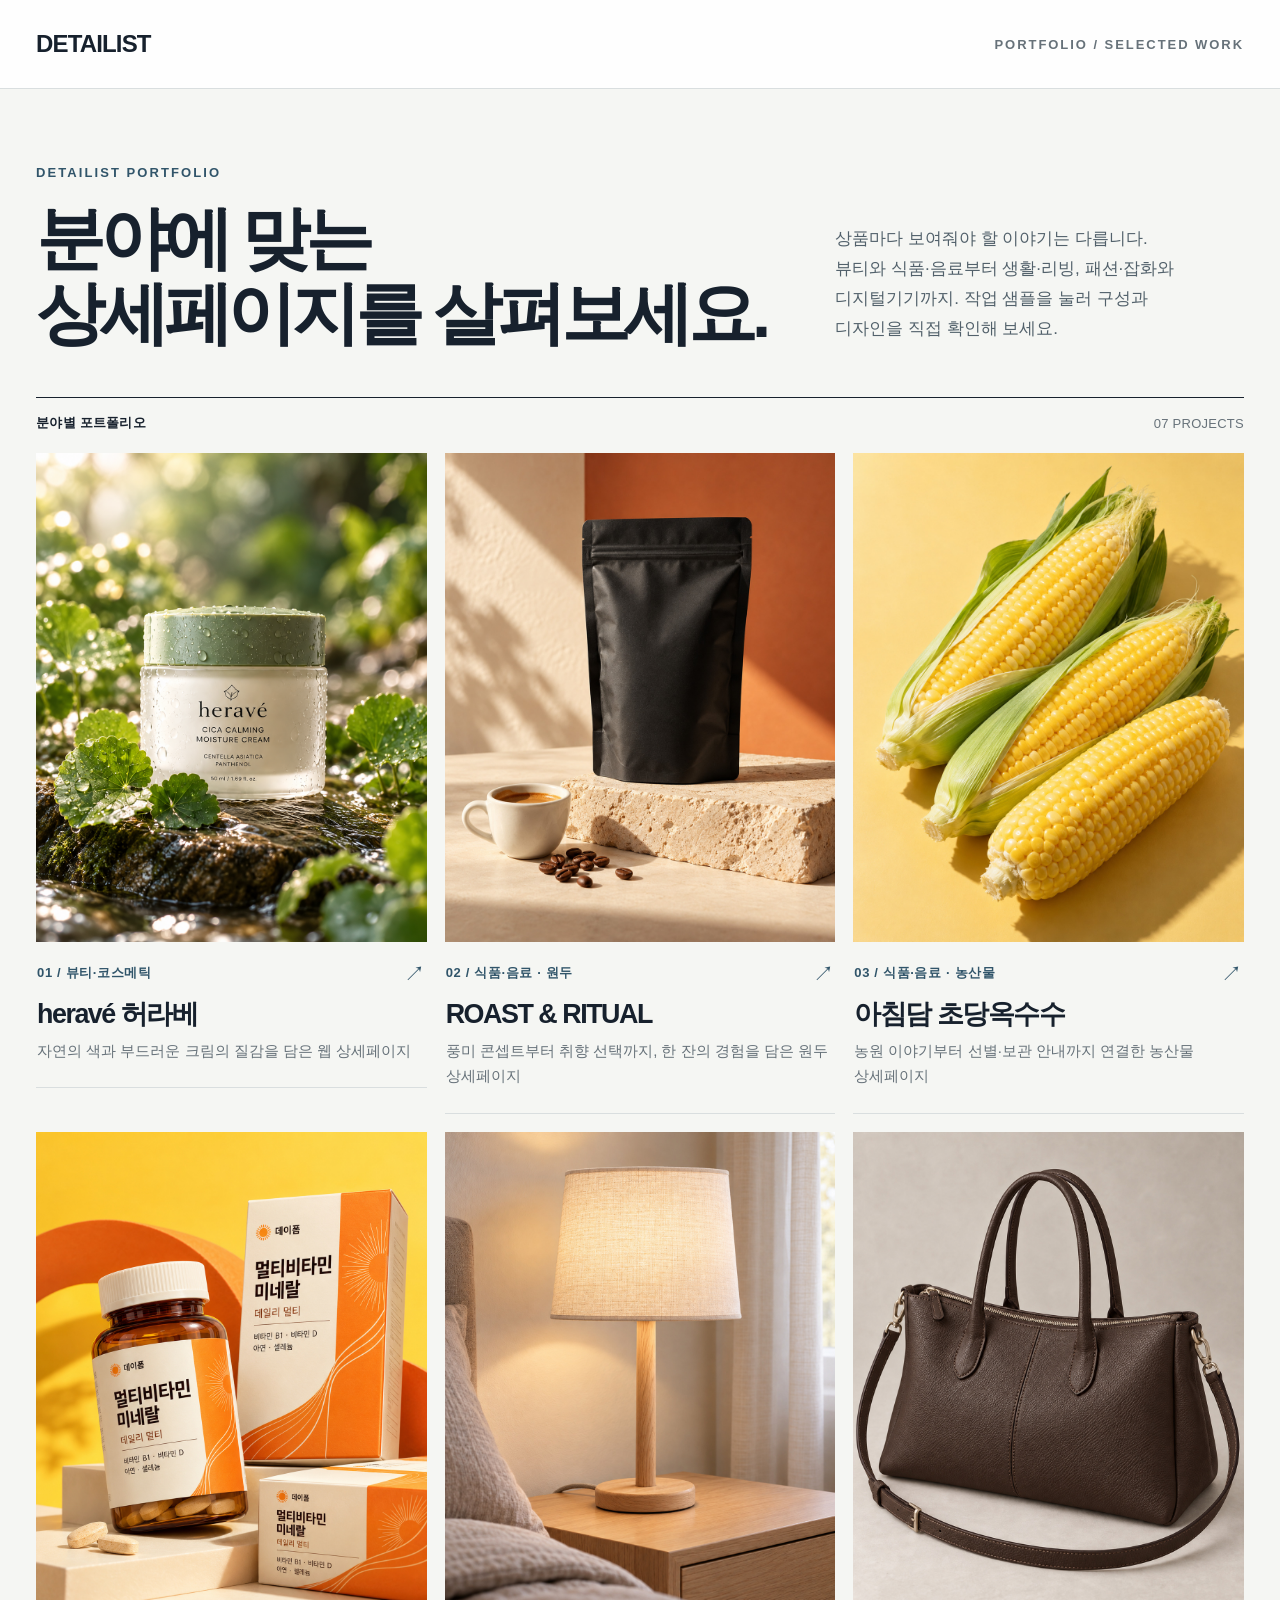
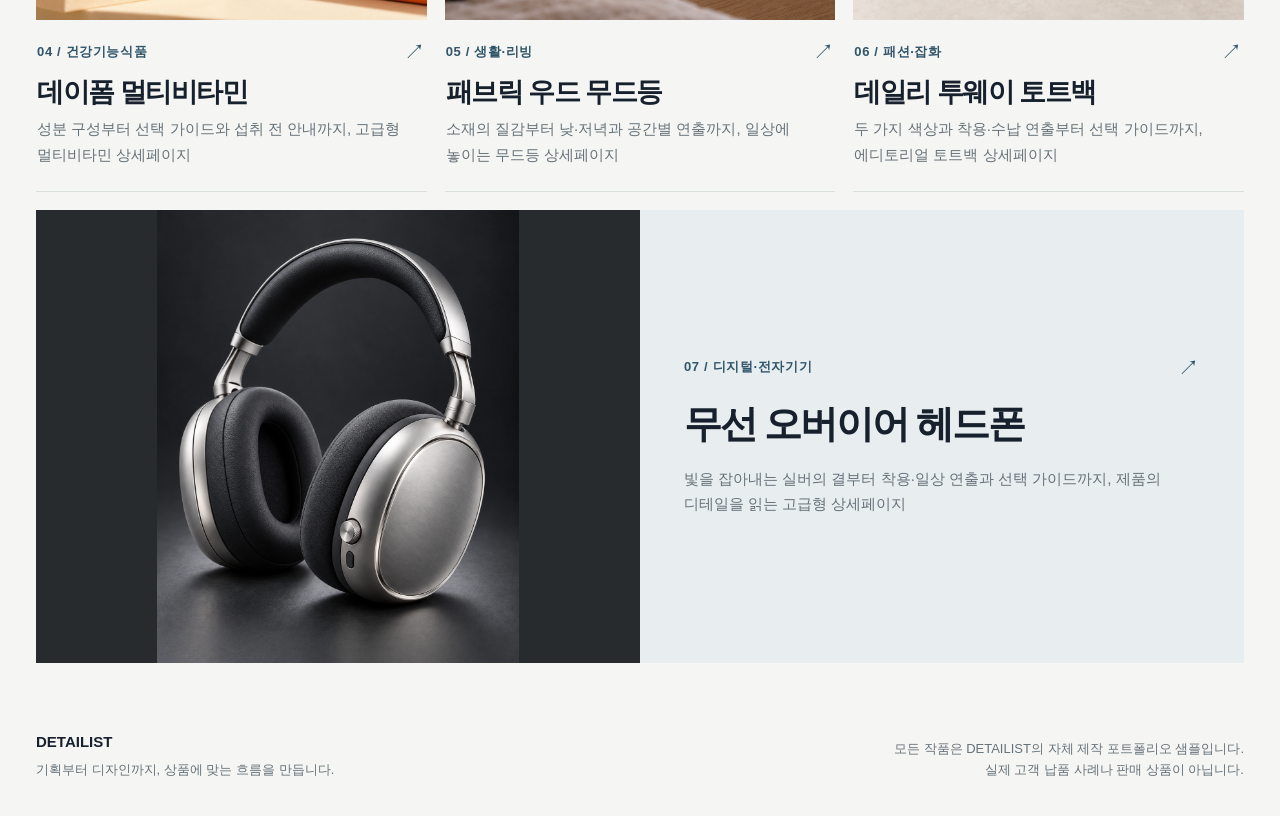
<file: vending.html>
<!doctype html><html lang="ko"><head><meta charset="utf-8"><meta name="viewport" content="width=device-width,initial-scale=1"><title>DETAILIST 포트폴리오</title><meta name="robots" content="noindex"><meta http-equiv="refresh" content="0;url=./"><link rel="icon" href="favicon.svg" type="image/svg+xml"><link rel="stylesheet" href="styles.css?v=20261016-detailist1"></head><body><main class="shell retired-page"><span class="eyebrow">DETAILIST PORTFOLIO</span><h1>새 포트폴리오에서<br>만나요.</h1><p>이 작업은 공개 목록에서 제외되었습니다.</p><a class="back-link" href="./">현재 포트폴리오 보기 →</a></main></body></html>
</file>
<file: styles.css>
:root{color-scheme:light;--ink:#17212d;--muted:#67727a;--line:#d9dedf;--paper:#f5f6f3;--white:#fff;--accent:#31556a;font-family:-apple-system,BlinkMacSystemFont,"Apple SD Gothic Neo","Noto Sans KR",Arial,sans-serif}
*{box-sizing:border-box}
html{scroll-behavior:smooth}
body{margin:0;background:var(--paper);color:var(--ink)}
a{color:inherit;text-decoration:none}
img{display:block;max-width:100%}
.shell{width:min(100% - 72px,1380px);margin:auto}
.site-header{border-bottom:1px solid var(--line);background:#ffffffeb}
.site-header .shell{min-height:88px;display:flex;align-items:center;justify-content:space-between;gap:24px}
.wordmark{font-size:24px;font-weight:800;letter-spacing:-.035em;white-space:nowrap}
.wordmark span{color:var(--accent)}
.header-note{font-size:13px;font-weight:600;letter-spacing:.15em;color:var(--muted)}
.intro{padding:76px 0 47px;display:grid;grid-template-columns:1.3fr .7fr;gap:40px;align-items:end}
.eyebrow{display:block;color:var(--accent);font-size:13px;font-weight:700;letter-spacing:.16em}
h1,h2,h3,p{margin:0}
.intro h1{font-size:clamp(48px,5.4vw,82px);line-height:1.08;letter-spacing:-.075em;font-weight:700;margin-top:21px}
.intro p{max-width:360px;font-size:17px;line-height:1.75;color:#52616b;word-break:keep-all;padding-bottom:7px}
.work-count{display:flex;align-items:center;justify-content:space-between;border-top:1px solid var(--ink);padding:16px 0 21px;font-size:13px;font-weight:650;letter-spacing:.02em}
.work-count span:last-child{color:var(--muted);font-weight:500}
.work-grid{display:grid;grid-template-columns:repeat(3,minmax(0,1fr));gap:18px}
.work-grid--four{grid-template-columns:repeat(4,minmax(0,1fr))}
.work-grid--four .work-image{height:auto;aspect-ratio:4/5}
.work-grid--four .work-info h2{font-size:clamp(23px,2.1vw,30px)}
.work-grid--five .work-image{height:auto;aspect-ratio:4/5}
.work-grid--five .work-info h2{font-size:clamp(23px,2.1vw,30px)}
.work-grid--six .work-image{height:auto;aspect-ratio:4/5}
.work-grid--six .work-info h2{font-size:clamp(23px,2.1vw,30px)}
.work-grid--seven .headphones{grid-column:1/-1;display:grid;grid-template-columns:1fr 1fr;align-items:center;background:#e8edf0}
.work-grid--seven .headphones .work-image{aspect-ratio:4/3;background:#272b2e}
.work-grid--seven .headphones .work-image img{object-fit:contain}
.work-grid--seven .headphones .work-info{padding:32px 44px;border:0}
.work-grid--seven .headphones .work-info h2{font-size:clamp(27px,3vw,42px);line-height:1.25;margin:22px 0 18px}
.work-card.supplement .work-image img{object-position:center center}
.work-card{display:block;min-width:0;transition:transform .25s ease}
.work-card:hover{transform:translateY(-5px)}
.work-card:focus-visible,.back-link:focus-visible{outline:3px solid var(--accent);outline-offset:5px}
.work-image{height:clamp(300px,33vw,480px);overflow:hidden;background:#d7d8d4;position:relative}
.work-image img{width:100%;height:100%;object-fit:cover;transition:transform .55s ease}
.work-card:hover .work-image img{transform:scale(1.035)}
.work-card.beauty .work-image img{object-position:center 18%}
.work-card.coffee .work-image img{object-position:53% center}
.work-card.corn .work-image img{object-position:center center}
.work-info{padding:21px 1px 24px;border-bottom:1px solid var(--line)}
.work-top{display:flex;align-items:center;justify-content:space-between;gap:14px;color:var(--accent);font-size:13px;font-weight:700;letter-spacing:.05em}
.work-top b{font-size:21px;line-height:1;font-weight:400}
.work-info h2{font-size:clamp(24px,2.3vw,34px);line-height:1.2;letter-spacing:-.055em;margin:14px 0 8px;word-break:keep-all}
.work-info p{font-size:15px;line-height:1.7;color:var(--muted);word-break:keep-all}
.footer{padding:67px 0 35px;display:flex;align-items:end;justify-content:space-between;gap:30px;color:var(--muted);font-size:13px;line-height:1.65}
.footer strong{display:block;color:var(--ink);font-size:15px;margin-bottom:4px}
.footer span{text-align:right}
.project-intro{padding:69px 0 40px;display:grid;grid-template-columns:1fr .65fr;gap:50px;align-items:end}
.project-intro h1{font-size:clamp(52px,7vw,100px);line-height:1;letter-spacing:-.065em;margin-top:17px}
.project-intro p{font-size:17px;line-height:1.75;color:#4f6069;word-break:keep-all;padding-bottom:7px}
.back-link{display:inline-flex;align-items:center;gap:8px;font-size:14px;font-weight:650;color:var(--accent)}
.detail-nav{padding-top:25px}
.project-meta{border-top:1px solid var(--ink);display:flex;gap:22px;justify-content:space-between;padding:17px 0 22px;color:var(--muted);font-size:13px}
.project-image{width:min(100%,860px);height:auto;margin:0 auto;background:#fff;box-shadow:0 22px 70px #15253418}
.project-stage{padding:0 0 75px}
.project-end{text-align:center;padding:32px 0 68px}
.project-end .back-link{border-bottom:1px solid currentColor;padding-bottom:5px}
@media(max-width:900px){.intro,.project-intro{grid-template-columns:1fr;gap:18px}.intro{padding-top:57px}.intro p,.project-intro p{max-width:680px}.work-grid{grid-template-columns:repeat(2,minmax(0,1fr))}.work-image{height:440px}}
@media(max-width:620px){.shell{width:min(100% - 32px,1380px)}.site-header .shell{min-height:66px}.wordmark{font-size:20px}.header-note{font-size:11px;letter-spacing:.08em}.intro{padding:44px 0 34px}.intro h1{font-size:clamp(43px,11vw,63px);margin-top:15px}.intro p{font-size:16px}.work-grid{grid-template-columns:1fr;gap:27px}.work-image{height:min(116vw,500px)}.work-info{padding-top:18px}.work-info h2{font-size:28px}.footer{padding:50px 0 27px;display:block}.footer span{display:block;text-align:left;margin-top:14px}.project-intro{padding:45px 0 30px;gap:18px}.project-intro h1{font-size:clamp(47px,13vw,70px)}.project-intro p{font-size:16px}.project-meta{display:block;line-height:1.6}.project-meta span{display:block}.project-stage{padding-bottom:45px}}
@media(prefers-reduced-motion:reduce){html{scroll-behavior:auto}.work-card,.work-image img{transition:none}}

.skip-link{position:fixed;left:16px;top:12px;padding:12px 18px;z-index:10;background:var(--ink);color:#fff;transform:translateY(-160%)}
.skip-link:focus{transform:translateY(0)}
.project-intro .project-title--wide{font-size:clamp(38px,5.3vw,76px);line-height:1.13;word-break:keep-all}
.project-intro .project-title--korean{font-size:clamp(48px,6vw,84px);line-height:1.15;word-break:keep-all}
.sample-banner{max-width:860px;margin:0 auto;padding:16px 22px;background:#4d111b;color:#fff8f3;display:flex;align-items:center;justify-content:space-between;gap:16px;font-size:12px;letter-spacing:.06em}
.sample-banner span{font-size:11px;color:#e5cbd0}
.retired-page{padding-top:15vh;padding-bottom:10vh}.retired-page h1{font-size:clamp(36px,6vw,72px);line-height:1.2;margin:24px 0}.retired-page p{margin:24px 0 32px}
@media(max-width:420px){.header-note{font-size:9px;letter-spacing:.04em}.sample-banner{padding:13px 14px;font-size:11px}.sample-banner span{font-size:9px}.project-intro .project-title--wide{font-size:38px}}
@media(max-width:900px){.work-grid--seven .headphones .work-info{padding:26px}}
@media(max-width:620px){.work-grid--seven .headphones{display:block}.work-grid--seven .headphones .work-image{aspect-ratio:4/5}.work-grid--seven .headphones .work-info{padding:23px 20px 28px}.work-grid--seven .headphones .work-info h2{font-size:28px;margin:17px 0 12px}}
</file>
<file: herave-full-v03.css>
/* heravé full detail v03 — fourteen original content blocks; all text / icons native. */
.herave-page{--h-forest:#243b2a;--h-olive:#566345;--h-cream:#f4f2e9;--h-line:#d9ddcc;--h-ink:#263328;background:#f7f7f2;color:var(--h-ink)}
.herave-page .wordmark{color:#253429}.herave-page .header-note{color:#56624e}.herave-page .site-header{background:#f7f7f2;border-color:var(--h-line)}
.h-symbols{position:absolute;width:0;height:0;overflow:hidden}
.h-detail{width:min(100%,960px);margin:24px auto 0;background:var(--h-cream)}
.h-detail *{min-width:0}.h-detail img{display:block;width:100%;height:100%;object-fit:cover}
.h-detail svg:not(.h-symbols){width:48px;height:48px;fill:none;stroke:currentColor;stroke-width:1.35;stroke-linecap:round;stroke-linejoin:round;flex:none}
.h-wrap{width:calc(100% - 112px);margin:0 auto}
.h-top-note{padding:17px 32px;border-bottom:1px solid var(--h-line);display:flex;align-items:center;justify-content:space-between;gap:16px;font-size:11px;line-height:1.6;color:#55614c;letter-spacing:.04em}
.h-detail h1,.h-detail h2,.h-detail h3{word-break:keep-all;overflow-wrap:break-word;letter-spacing:-.055em}
.h-detail h2{font-size:clamp(32px,4vw,49px);line-height:1.34;font-weight:650;margin:19px 0 24px}
.h-copy{font-size:18px;line-height:1.95;color:#52604e;word-break:keep-all}
.h-kicker{display:block;font-size:11px;font-weight:650;letter-spacing:.18em;line-height:1.7;color:var(--h-olive)}
.h-en{display:block;font-size:11px;font-weight:550;letter-spacing:.12em;line-height:1.8}
.h-fine{font-size:12px;line-height:1.85;color:#67715e;word-break:keep-all}
.h-light{color:#e0e8d8}
.h-section{padding:100px 0}
.h-section-heading{text-align:center;margin-bottom:48px}
.h-section-heading .h-copy{font-size:17px}
.h-short-rule{width:58px;height:1px;background:currentColor;opacity:.55;margin:30px 0}
.h-hero-grid{display:grid;grid-template-columns:1fr 1fr;background:#e9ebdd}
.h-hero-copy{padding:72px 28px 65px 52px;align-self:center}
.h-logo{font-family:Georgia,'Times New Roman',serif;font-size:62px;font-weight:400;line-height:1.1;letter-spacing:.015em}
.h-logo-sub{font-size:10px;letter-spacing:.21em;margin-top:11px;margin-bottom:62px}
.h-hero-lead{font-size:24px;line-height:1.7;letter-spacing:-.045em}
.h-hero h1{font-size:clamp(36px,4vw,52px);line-height:1.25;font-weight:750;margin:24px 0}
.h-hero .h-copy{font-size:17px}.h-hero .h-en{margin-top:38px;color:#5b6b50}
.h-hero-photo{height:850px}.h-hero-photo img{object-position:54% center}
.h-value-strip{display:grid;grid-template-columns:repeat(4,minmax(0,1fr));gap:18px;padding:34px 32px;background:#213526;color:#f1f4e6}
.h-value-strip div{text-align:center}.h-value-strip svg{margin:0 auto 14px}.h-value-strip span{display:block;font-size:13px;line-height:1.9;color:#e2e9d6}
.h-nature{position:relative;min-height:730px;background:#dce1d5;isolation:isolate}
.h-nature-photo{position:absolute;inset:0;z-index:-2}.h-nature-photo img{object-position:62% center}
.h-nature:after{content:'';position:absolute;inset:0;background:linear-gradient(90deg,rgba(248,247,238,.97),rgba(248,247,238,.83) 40%,rgba(248,247,238,.05) 85%);z-index:-1}
.h-nature-copy{padding:110px 0}.h-nature h2{font-size:51px}.h-nature .h-copy{margin:24px 0 44px}
.h-ingredients{padding:100px 0 72px;background:#233c2b;color:#f4f5e9}.h-ingredients>.h-wrap>h2{margin-bottom:26px}
.h-ingredient-grid{display:grid;grid-template-columns:repeat(3,minmax(0,1fr));gap:36px;margin-top:58px;text-align:center}
.h-ingredient-visual{width:100%;max-width:200px;aspect-ratio:1;margin:0 auto 22px;border-radius:50%;overflow:hidden;border:1px solid #8a9c78}
.h-ingredient-visual img{object-position:73% center}.h-ingredient-grid article:nth-child(2) img{object-position:36% center}
.h-ingredient-grid h3{font-size:23px;margin-bottom:12px;font-weight:550}.h-ingredient-grid p{font-size:13px;line-height:1.9;color:#d4dec9}
.h-water{background:radial-gradient(circle at 30% 20%,#dbe8de,#7a9c85 55%,#3d624c);display:grid;place-items:center;color:#f3f7ef}.h-water svg{width:90px!important;height:90px!important;stroke-width:1}
.h-ingredients .h-fine{margin-top:45px}
.h-point{display:grid;grid-template-columns:1fr 1fr;align-items:stretch;min-height:640px}
.h-point-copy{width:auto;margin:0;padding:80px 42px;align-self:center}.h-point h2{font-size:38px}
.h-point-photo{position:relative;min-height:640px}.h-point-photo>img{position:absolute;inset:0}
.h-point-green{background:#253f2c;color:#f2f4e7}.h-point-green .h-point-photo img{object-position:72% center}
.h-point-green .h-en{color:#dbe4cf}.h-point-cream{background:#f4eee3}.h-point-cream .h-point-photo img{object-position:40% center}
.h-point-soft{background:#e9ecdf}.h-point-soft .h-point-photo img{object-position:55% center}
.h-point .h-copy{font-size:17px}.h-point .h-fine{font-size:11px}
.h-lineup{background:#f8f6ee}.h-lineup-photo{max-width:720px;aspect-ratio:4/3;margin:auto;background:#ede6d8}
.h-lineup-photo img{object-fit:contain}
.h-lineup-grid{display:grid;grid-template-columns:repeat(3,minmax(0,1fr));gap:20px;text-align:center;margin-top:34px}
.h-lineup-grid .h-en{font-size:10px;color:#617251}.h-lineup-grid h3{font-size:22px;line-height:1.5;margin:13px 0}
.h-lineup-grid p{font-size:16px;line-height:1.9;color:#5d6854;word-break:keep-all}.h-lineup>.h-wrap>.h-fine{text-align:center;margin-top:36px}
.h-reasons{background:#e7ebdd}.h-reason-grid{display:grid;grid-template-columns:repeat(2,minmax(0,1fr));gap:0}
.h-reason-grid article{padding:35px 22px;text-align:center}.h-reason-grid article:nth-child(odd){border-right:1px solid #c6cfb6}.h-reason-grid article:nth-child(-n+2){border-bottom:1px solid #c6cfb6}
.h-reason-grid svg{margin:auto auto 23px;color:#4a6240}.h-reason-grid h3{font-size:21px;line-height:1.5;margin-bottom:13px}.h-reason-grid p{font-size:16px;line-height:1.8;color:#5a6852}
.h-use{background:#f8f5ee}.h-steps{display:grid;grid-template-columns:repeat(3,minmax(0,1fr));gap:22px}
.h-step-photo{aspect-ratio:4/5;background:#eadfce;overflow:hidden}.h-steps .h-kicker{margin-top:25px;font-size:10px}
.h-steps h3{font-size:21px;line-height:1.5;margin:12px 0}.h-steps p{font-size:15px;line-height:1.9;color:#5f6956;word-break:keep-all}
.h-use .h-fine{margin-top:40px}
.h-brand-grid{display:grid;grid-template-columns:1fr 1fr;background:#e9e9db}.h-brand-copy{padding:78px 42px 65px 52px;align-self:center}
.h-brand h2{font-size:40px}.h-brand .h-copy{font-size:17px}.h-brand-photo{height:660px}.h-brand-photo img{object-position:40% center}
.h-brand-values{display:grid;grid-template-columns:repeat(4,minmax(0,1fr));gap:18px;padding:36px 30px;background:#eeefe4;text-align:center}
.h-brand-values svg{margin:auto auto 15px;color:#536448}.h-brand-values p{font-size:12px;color:#556449;line-height:1.7;word-break:keep-all}
.h-recommend{display:grid;grid-template-columns:1.05fr .95fr;background:#f7f7ee}.h-recommend-copy{padding:80px 36px 70px 52px;align-self:center}.h-recommend h2{font-size:39px}
.h-recommend ul{list-style:none;margin:30px 0 0;padding:0}.h-recommend li{position:relative;padding-left:25px;font-size:16px;line-height:1.85;word-break:keep-all}.h-recommend li+li{margin-top:17px}.h-recommend li:before{content:'✓';position:absolute;left:0;top:1px;color:#576d44;font-weight:700}
.h-recommend .h-fine{margin-top:32px}.h-recommend-photo{height:700px}.h-recommend-photo img{object-position:47% center}
.h-reviews{background:#eeeade}.h-review-list{display:grid;gap:20px}.h-review-list article{display:grid;grid-template-columns:1fr 180px;gap:28px;align-items:center;padding:28px 28px 28px 34px;background:#fcfaf5;border:1px solid #d9dbce;border-radius:8px}
.h-review-list article>img{height:165px;border-radius:4px}.h-stars{color:#93610d;font-size:19px;letter-spacing:.06em}
.h-review-list p{font-size:18px;line-height:1.9;word-break:keep-all;margin:13px 0 15px;color:#4f5b49}.h-review-caption{font-size:11px;line-height:1.8;color:#6a735f}
.h-faq{background:#fafaf4}.h-faq details{border-top:1px solid #cbd2be}.h-faq details:last-child{border-bottom:1px solid #cbd2be}
.h-faq summary{display:flex;align-items:center;justify-content:space-between;gap:24px;min-height:86px;padding:23px 4px;list-style:none;font-size:18px;font-weight:550;line-height:1.7;cursor:pointer;letter-spacing:-.035em;word-break:keep-all}.h-faq summary::-webkit-details-marker{display:none}
.h-faq summary:after{content:'+';font-size:26px;font-weight:300;color:#4a6140;flex:none}.h-faq details[open] summary:after{content:'−'}.h-faq details p{font-size:16px;line-height:1.95;color:#5d6854;padding:0 42px 28px 4px;word-break:keep-all}
.h-faq summary:focus-visible{outline:2px solid #4b653c;outline-offset:3px}
.h-close{position:relative;min-height:530px;display:flex;align-items:center;isolation:isolate;background:#243b2a;color:#f3f5e9}
.h-close-photo{position:absolute;inset:0;z-index:-2;object-position:75% center}.h-close:after{content:'';position:absolute;inset:0;background:linear-gradient(90deg,rgba(27,49,30,.97),rgba(27,49,30,.86) 40%,rgba(27,49,30,.1));z-index:-1}
.h-close-copy{padding:80px 56px}.h-close h2{font-size:42px;margin:22px 0 34px}.h-button{display:inline-flex;align-items:center;justify-content:space-between;gap:30px;min-height:50px;padding:15px 23px;background:#f1f1e5;color:#31432b;border-radius:30px;font-size:14px;line-height:1.5}.h-button:focus-visible{outline:3px solid white;outline-offset:4px}.h-button:hover{background:#fff}
.h-bottom-note{width:min(100% - 40px,850px);margin:24px auto 0;color:#626e57;font-size:12px;line-height:1.9}.h-bottom-note p{margin-top:8px;word-break:keep-all}
@media(max-width:800px){
 .h-wrap{width:calc(100% - 72px)}.h-hero-copy{padding:60px 24px 50px 36px}.h-hero-photo{height:770px}.h-hero h1{font-size:43px}.h-logo{font-size:56px}
 .h-point-copy{padding:56px 30px}.h-point h2{font-size:33px}.h-point-photo{min-height:600px}
 .h-brand-copy,.h-recommend-copy{padding-left:36px;padding-right:28px}.h-brand h2,.h-recommend h2{font-size:34px}.h-brand-photo{height:650px}
 .h-lineup-grid h3{font-size:20px}.h-steps h3{font-size:18px}.h-steps p{font-size:14px}
}
@media(max-width:620px){
 .h-detail{margin-top:20px}.h-wrap{width:calc(100% - 40px)}.h-top-note{padding:14px 20px;font-size:9px;gap:12px}.h-top-note span{max-width:125px;text-align:right}
 .h-section{padding:65px 0}.h-section-heading{margin-bottom:34px}.h-detail h2{font-size:32px;margin:17px 0 20px}.h-copy{font-size:16px;line-height:1.95}.h-kicker{font-size:10px;letter-spacing:.14em}.h-fine{font-size:11px}.h-en{font-size:10px}
 .h-hero-grid{grid-template-columns:1fr}.h-hero-copy{padding:48px 28px 38px}.h-logo{font-size:56px}.h-logo-sub{font-size:9px;margin-bottom:38px}.h-hero-lead{font-size:22px}.h-hero h1{font-size:43px;margin:20px 0 23px}.h-hero .h-copy{font-size:16px}.h-hero .h-en{margin-top:26px}
 .h-hero-photo{height:auto;aspect-ratio:4/5}.h-value-strip{grid-template-columns:repeat(2,minmax(0,1fr));gap:28px 18px;padding:28px 20px}.h-value-strip span{font-size:12px}.h-value-strip svg{width:38px!important;height:38px!important;margin-bottom:10px}
 .h-nature{min-height:620px}.h-nature-copy{padding:67px 0}.h-nature:after{background:linear-gradient(90deg,rgba(248,247,238,.96),rgba(248,247,238,.74) 60%,rgba(248,247,238,.32))}.h-nature .h-copy{font-size:16px;margin-bottom:35px}
 .h-ingredients{padding:65px 0 52px}.h-ingredient-grid{gap:12px;margin-top:38px}.h-ingredient-visual{margin-bottom:16px}.h-ingredient-grid h3{font-size:17px;line-height:1.5;margin-bottom:9px}.h-ingredient-grid p{font-size:10px;line-height:1.8;overflow-wrap:break-word}.h-water svg{width:45px!important;height:45px!important}.h-ingredients .h-fine{margin-top:30px}
 .h-point{grid-template-columns:1fr;min-height:0}.h-point-copy{width:auto;margin:0;padding:50px 26px;grid-row:1}.h-point-photo{min-height:0;height:390px;grid-row:2}.h-point h2{font-size:33px}.h-point .h-copy{font-size:16px}.h-point .h-fine{font-size:11px}.h-short-rule{margin:26px 0}
 .h-lineup-photo{max-width:720px}.h-lineup-grid{gap:12px;margin-top:24px}.h-lineup-grid .h-en{font-size:8px;letter-spacing:.02em}.h-lineup-grid h3{font-size:16px;margin:10px 0;line-height:1.5}.h-lineup-grid p{font-size:12px;line-height:1.8}
 .h-reason-grid article{padding:27px 12px}.h-reason-grid h3{font-size:17px;line-height:1.6}.h-reason-grid p{font-size:13px}.h-reason-grid svg{width:40px!important;height:40px!important;margin-bottom:17px}
 .h-steps{grid-template-columns:1fr;gap:40px}.h-step-photo{width:100%;aspect-ratio:4/5}.h-steps .h-kicker{margin-top:20px}.h-steps h3{font-size:22px;margin:9px 0}.h-steps p{font-size:16px}.h-use .h-fine{margin-top:32px}
 .h-brand-grid{grid-template-columns:1fr}.h-brand-copy{padding:54px 26px 32px}.h-brand h2{font-size:34px}.h-brand .h-copy{font-size:16px}.h-brand-photo{height:auto;aspect-ratio:4/3}.h-brand-values{grid-template-columns:repeat(2,minmax(0,1fr));gap:28px 18px;padding:30px 20px}.h-brand-values svg{width:38px!important;height:38px!important}.h-brand-values p{font-size:12px}
 .h-recommend{grid-template-columns:1fr}.h-recommend-copy{padding:55px 26px 35px}.h-recommend h2{font-size:33px}.h-recommend li{font-size:16px}.h-recommend-photo{height:auto;aspect-ratio:4/5}
 .h-review-list{gap:15px}.h-review-list article{grid-template-columns:1fr 76px;gap:14px;padding:22px 17px}.h-review-list article>img{height:105px}.h-stars{font-size:15px}.h-review-list p{font-size:15px;margin:10px 0 12px}.h-review-list p br{display:none}.h-review-caption{font-size:10px}
 .h-faq summary{min-height:80px;padding:22px 3px;font-size:16px;gap:16px}.h-faq details p{font-size:15px;padding:0 14px 25px 3px}
 .h-close{min-height:410px}.h-close-copy{padding:60px 26px}.h-close h2{font-size:32px}.h-close:after{background:linear-gradient(90deg,rgba(27,49,30,.94),rgba(27,49,30,.7) 65%,rgba(27,49,30,.3))}.h-button{font-size:13px}
 .h-bottom-note{font-size:11px}
}
@media(prefers-reduced-motion:reduce){.herave-page{scroll-behavior:auto}}
</file>
<file: fashion-v02.css>
/* DETAILIST 자체 샘플 — 색상/서체/간격 공통값 */
:root{color-scheme:light;--paper:#faf7f2;--soft:#eee7de;--taupe:#a18c7a;--espresso:#382820;--ink:#332820;--muted:#6d5a4d;--line:#d2c6b9;--white:#fffcf7;--space:8px;font-family:-apple-system,BlinkMacSystemFont,"Apple SD Gothic Neo","Noto Sans KR",Arial,sans-serif;color:var(--ink);background:#e9e2d9;font-synthesis:none}
*{box-sizing:border-box}html{scroll-behavior:smooth;scroll-padding-top:74px}body{margin:0}h1,h2,h3,p,figure,ul,ol,dl,dd{margin:0}a{color:inherit;text-decoration:none}button{font:inherit;color:inherit}img{display:block;width:100%;height:auto;max-width:100%}button,a,summary{-webkit-tap-highlight-color:transparent}a:focus-visible,button:focus-visible,summary:focus-visible{outline:3px solid #9d612f;outline-offset:5px}p,li,dd{word-break:keep-all;overflow-wrap:break-word}h1,h2,h3{word-break:keep-all;text-wrap:balance}figure{min-width:0}[hidden]{display:none!important}
.utility{height:66px;max-width:1200px;margin:auto;padding:0 32px;display:flex;align-items:center;justify-content:space-between;gap:20px;font-size:12px}.utility>a:first-child{font-weight:800;font-size:18px;letter-spacing:.02em}.utility>a:first-child span{font-size:11px;font-weight:500;margin-left:12px;letter-spacing:0}.utility>a:last-child{border-bottom:1px solid var(--muted);padding:8px 0}.utility>a:last-child span{margin-left:12px}
.editorial{max-width:1040px;margin:0 auto;background:var(--paper);box-shadow:0 20px 70px #3828200a}.pad{padding:76px 64px}.eyebrow{font-size:13px;line-height:1.6;font-weight:650;letter-spacing:.1em;margin-bottom:22px;color:var(--muted)}h1{font-size:clamp(38px,6.4vw,74px);line-height:1.13;letter-spacing:-.065em;font-weight:600}h2{font-size:clamp(30px,4.7vw,50px);line-height:1.28;letter-spacing:-.058em;font-weight:600}h3{font-size:21px;line-height:1.4;letter-spacing:-.035em}p{font-size:17px;line-height:1.85;letter-spacing:-.025em;color:var(--muted)}.section-desc{margin:25px 0 34px;max-width:690px}.note{font-size:12px;line-height:1.75;color:var(--muted);margin-top:24px}.text-link{display:inline-flex;align-items:center;justify-content:space-between;gap:28px;border-bottom:1px solid currentColor;padding:12px 0;font-size:14px;font-weight:600;white-space:nowrap}.text-link span{font-size:21px}.section-top{display:flex;align-items:start;justify-content:space-between;gap:24px}.section-mark{font:italic 20px/1.6 Georgia,serif;color:var(--muted);letter-spacing:.02em}.section-top .eyebrow{margin-bottom:26px}.split{display:grid;grid-template-columns:1fr 1fr;gap:44px;align-items:center}.split>*{min-width:0}.copy>p:not(.eyebrow){margin-top:26px}.copy .pullquote{border-left:1px solid var(--taupe);padding-left:22px;color:var(--ink);font-size:22px;line-height:1.6;margin-top:34px}
/* 01 / 큰 제목은 네이티브 한국어로 조판 */
.hero-heading{padding-top:36px;padding-bottom:42px}.overline{display:flex;justify-content:space-between;gap:24px;border-bottom:1px solid var(--line);padding-bottom:22px;margin-bottom:58px;font-size:11px;letter-spacing:.12em}.overline span:first-child{font-weight:800;font-size:15px;letter-spacing:.08em}.overline span:last-child{letter-spacing:.02em}.hero-bottom{display:flex;align-items:end;justify-content:space-between;gap:30px;margin-top:29px}.hero-bottom p{font-size:16px}.hero-photo img{aspect-ratio:3/2;object-fit:cover}.hero-photo figcaption{display:flex;justify-content:space-between;padding:13px 64px;background:var(--soft);font-size:11px;color:var(--muted)}.hero-strip{display:flex;align-items:center;justify-content:center;gap:28px;padding:24px 32px;border-bottom:1px solid var(--line);font-size:12px;letter-spacing:.04em}.hero-strip i{height:14px;width:1px;background:var(--line)}
/* 02–05 / 각 정보의 목적에 맞춘 편집형 구성 */
.intro-grid{display:grid;grid-template-columns:1fr 1fr;gap:44px;margin:32px 0 46px}.intro-grid .lead{font-size:20px;line-height:1.75;color:var(--ink)}.numbered-row{display:grid;grid-template-columns:repeat(3,minmax(0,1fr));gap:22px;border-top:1px solid var(--line);padding-top:24px}.numbered-row span{display:block;font:italic 22px Georgia,serif;color:var(--muted);margin-bottom:20px}.numbered-row h3{font-size:18px}.numbered-row p{font-size:13px;margin-top:7px}.silhouette{background:var(--soft)}.silhouette .split{padding-top:64px;padding-bottom:64px}.silhouette img{aspect-ratio:4/5;object-fit:cover}.texture .split{align-items:center}.texture img,.hardware img{aspect-ratio:1;object-fit:cover}.detail-caption{display:grid;gap:8px;border-top:1px solid var(--line);padding-top:24px;margin-top:30px}.detail-caption b{font-size:14px;letter-spacing:.08em}.detail-caption span{font-size:13px;color:var(--muted)}.dark{background:var(--espresso);color:var(--paper)}.dark p,.dark .eyebrow,.dark .section-mark{color:#e0d1c2}.dark .copy>p:not(.eyebrow){font-size:16px}.line-list{list-style:none;margin-top:28px;padding:0}.line-list li{font-size:13px;padding:12px 0;border-top:1px solid #746052;line-height:1.6;color:#e0d1c2}
/* 06–07 / 착용과 수납 */
.look-grid{display:grid;grid-template-columns:1fr 1fr;gap:24px;margin-top:40px}.look-grid img{aspect-ratio:4/5;object-fit:cover}.look-grid figcaption{padding:21px 0 0;border-bottom:1px solid var(--line);padding-bottom:22px}.look-grid figcaption>span{font-size:12px;letter-spacing:.06em;color:var(--muted)}.look-grid h3{margin-top:12px;font-size:21px}.look-grid p{font-size:14px;margin-top:9px}.inside{background:#f0e9df}.inside-heading{padding-bottom:38px}.inside-heading>p:last-child{margin-top:24px}.inside>figure img{aspect-ratio:3/2;object-fit:cover}.inside-tips{display:grid;grid-template-columns:repeat(3,minmax(0,1fr));gap:28px;padding-top:34px;padding-bottom:0}.inside-tips b{font-size:16px;line-height:1.6;word-break:keep-all}.inside-tips p{font-size:13px;margin-top:10px}.inside>.note{padding-top:0;padding-bottom:44px}
/* 08 / JS 실패 시에도 두 색상이 읽히도록 하는 progressive enhancement */
.color-controls{display:flex;gap:12px;margin-bottom:30px;flex-wrap:wrap}.swatch-button{display:inline-flex;gap:10px;align-items:center;border:1px solid var(--line);background:transparent;padding:12px 16px;min-height:48px;cursor:pointer;font-size:14px}.swatch-button[aria-pressed=true]{border-color:var(--ink);background:var(--white);box-shadow:inset 0 -2px var(--ink)}.swatch{width:19px;height:19px;display:block;border-radius:50%;border:1px solid #5f4b3a66}.taupe{background:#ab9785}.espresso{background:#382820}.selected-word{font-size:10px;visibility:hidden;margin-left:4px}.swatch-button[aria-pressed=true] .selected-word{visibility:visible}.color-panel{display:grid;grid-template-columns:1fr 1fr;gap:40px;align-items:center}.color-panel>figure img{aspect-ratio:4/5;object-fit:cover}.color-number{font-size:11px;letter-spacing:.12em;color:var(--muted)}.color-copy h3{font-size:30px;margin-top:14px;letter-spacing:-.05em}.color-copy .color-line{font-size:21px;line-height:1.65;color:var(--ink);margin:22px 0}.color-copy>p:last-of-type{font-size:15px}.color-copy dl{margin-top:27px}.color-copy dl>div{padding:15px 0;border-top:1px solid var(--line)}.color-copy dt{font-size:12px;font-weight:700;line-height:1.6}.color-copy dd{font-size:13px;line-height:1.8;color:var(--muted);margin-top:5px}
/* 09–12 / 선택 근거와 사용 안내 */
.color-guide{border-top:1px solid var(--line);background:#f1ebe3}.guide-table{margin-top:36px}.guide-table>div{display:grid;grid-template-columns:1.05fr 1.3fr .65fr;gap:22px;padding:23px 0;border-bottom:1px solid var(--line);font-size:14px;line-height:1.8}.guide-table .guide-head{padding:0 0 16px;border-bottom:1px solid var(--ink);font-size:12px;color:var(--muted)}.guide-table [role=cell]{min-width:0;word-break:keep-all;overflow-wrap:break-word}.guide-table b{display:flex;align-items:center;gap:9px;align-self:center;font-weight:600}.mini-swatch{width:13px;height:13px;flex:0 0 13px;display:inline-block;border-radius:50%;border:1px solid #5f4b3a66}.guide-outro{text-align:center;font-size:23px;line-height:1.7;color:var(--ink);margin-top:42px}.audience{list-style:none;padding:0;margin-top:40px}.audience li{display:grid;grid-template-columns:50px 1fr;gap:26px;border-top:1px solid #746052;padding:27px 0}.audience li:last-child{padding-bottom:0}.audience li>span{font:italic 27px Georgia,serif;color:#d5c2ad}.audience h3{font-size:22px;font-weight:500}.audience p{font-size:15px;margin-top:9px;max-width:690px}.selection .split{align-items:start}.checklist{counter-reset:selection;list-style:none;padding:0}.checklist li{position:relative;padding:0 0 25px 32px;margin-bottom:25px;border-bottom:1px solid var(--line)}.checklist li:last-child{margin-bottom:0}.checklist li:before{counter-increment:selection;content:counter(selection,decimal-leading-zero);position:absolute;top:2px;left:0;font:italic 16px Georgia,serif;color:var(--muted)}.checklist b{font-size:17px;line-height:1.5;word-break:keep-all}.checklist p{font-size:14px;margin-top:9px}.care{background:#eee6db}.care-grid{display:grid;grid-template-columns:repeat(3,minmax(0,1fr));gap:30px;margin-top:36px}.care-grid>div{border-top:1px solid var(--line);padding-top:20px}.care-grid span{font-size:12px;color:var(--muted)}.care-grid h3{font-size:19px;margin-top:20px}.care-grid p{font-size:14px;margin-top:10px}
/* 13–14 / FAQ와 마무리 */
.faq-list{margin-top:32px;border-top:1px solid var(--ink)}.faq-list details{border-bottom:1px solid var(--line)}.faq-list summary{list-style:none;display:flex;align-items:center;justify-content:space-between;gap:20px;padding:23px 0;cursor:pointer;font-size:17px;font-weight:550;line-height:1.6;word-break:keep-all}.faq-list summary::-webkit-details-marker{display:none}.faq-list summary:after{content:'+';font-size:24px;font-weight:300;flex-shrink:0}.faq-list details[open] summary:after{content:'−'}.faq-list details>div{padding:0 34px 24px 0;max-width:790px}.faq-list details p{font-size:15px}.sample-info{margin-top:38px;background:var(--soft);padding:24px 28px}.sample-info b{font-size:12px;letter-spacing:.06em}.sample-info p{font-size:12px;line-height:1.8;margin-top:10px}.closing{text-align:center;background:#e7dacc}.closing>.pad{padding-bottom:48px}.closing h2{font-size:clamp(29px,4.5vw,48px)}.closing p:not(.eyebrow){margin:24px 0 16px}.closing figure img{aspect-ratio:3/2;object-fit:cover}.page-footer{padding:34px 24px 42px;max-width:1040px;margin:auto;display:flex;justify-content:space-between;gap:20px;font-size:13px}.page-footer>a{border-bottom:1px solid currentColor;padding-bottom:5px}.page-footer>a span{margin-left:16px}.page-footer p{font-size:11px}
.skip{position:fixed;z-index:10;top:12px;left:12px;background:var(--espresso);color:var(--paper);padding:12px 18px;transform:translateY(-200%)}.skip:focus{transform:none}.sr-only{position:absolute;width:1px;height:1px;padding:0;margin:-1px;overflow:hidden;clip:rect(0,0,0,0);white-space:nowrap;border:0}
@media(max-width:850px){.pad{padding:58px 40px}.hero-heading{padding-top:30px;padding-bottom:36px}.overline{margin-bottom:44px}.hero-bottom{align-items:start;gap:24px}.hero-bottom p{font-size:15px}.hero-bottom .text-link{font-size:12px;gap:12px}.split{gap:30px}.intro-grid{gap:28px}.copy>p:not(.eyebrow){font-size:16px}.copy .pullquote{font-size:20px}.hero-photo figcaption{padding-left:40px;padding-right:40px}.color-panel{gap:28px}.color-copy h3{font-size:26px}.color-copy .color-line{font-size:19px}.color-copy>p:last-of-type{font-size:14px}.color-copy dl{margin-top:18px}.color-copy dl>div{padding:11px 0}.care-grid{gap:22px}.look-grid h3{font-size:20px}}
@media(max-width:620px){html{scroll-padding-top:18px}.utility{height:58px;padding:0 18px}.utility>a:first-child{font-size:16px}.utility>a:first-child span{display:none}.utility>a:last-child{font-size:11px}.editorial{width:100%}.pad{padding:44px 24px}.eyebrow{font-size:11px;margin-bottom:18px;letter-spacing:.06em}h1{font-size:clamp(37px,10.5vw,62px)}h2{font-size:clamp(28px,7.5vw,42px)}p{font-size:15px;line-height:1.85}.overline{font-size:10px;gap:12px;margin-bottom:34px;padding-bottom:16px}.overline span:first-child{font-size:13px}.overline span:last-child{font-size:9px}.hero-heading{padding-top:24px;padding-bottom:28px}.hero-bottom{display:block;margin-top:23px}.hero-bottom p{font-size:14px}.hero-bottom .text-link{font-size:12px;margin-top:10px;gap:25px}.hero-photo figcaption{padding:11px 24px;font-size:10px}.hero-strip{gap:12px;padding:19px 12px;font-size:10px;letter-spacing:0}.hero-strip i{height:11px}.intro-grid{grid-template-columns:1fr;gap:20px;margin-top:24px;margin-bottom:30px}.intro-grid .lead{font-size:18px}.numbered-row{grid-template-columns:1fr;gap:0;padding-top:0}.numbered-row>div{display:grid;grid-template-columns:30px 1fr;gap:0 18px;border-bottom:1px solid var(--line);padding:20px 0}.numbered-row span{grid-row:span 2;margin-bottom:0;font-size:21px}.numbered-row h3{font-size:17px}.numbered-row p{font-size:12px;margin-top:5px}.split{grid-template-columns:1fr;gap:28px}.silhouette .split{padding:44px 24px}.silhouette img{aspect-ratio:4/5}.copy>p:not(.eyebrow){font-size:15px;margin-top:21px}.copy .pullquote{font-size:19px;padding-left:18px;margin-top:25px}.texture .split>figure{order:2}.texture .split .copy{order:1}.section-top{gap:14px}.section-mark{font-size:16px}.detail-caption{margin-top:22px;padding-top:19px}.detail-caption span{font-size:12px}.line-list{margin-top:20px}.dark .copy>p:not(.eyebrow){font-size:15px}.look-grid{gap:26px;grid-template-columns:1fr;margin-top:28px}.look-grid h3{font-size:21px}.look-grid p{font-size:14px}.look-grid figcaption{padding-top:18px;padding-bottom:20px}.section-desc{margin:22px 0 26px;font-size:14px}.note{font-size:11px}.inside-heading{padding-bottom:28px}.inside-heading>p:last-child{font-size:14px;margin-top:20px}.inside-tips{grid-template-columns:1fr;gap:0;padding-top:14px;padding-bottom:0}.inside-tips>div{padding:18px 0;border-bottom:1px solid var(--line)}.inside-tips b{font-size:16px}.inside-tips p{font-size:13px;margin-top:5px}.inside>.note{padding-top:0;padding-bottom:32px}.color-controls{gap:10px;margin-bottom:24px}.swatch-button{font-size:13px;padding:11px 12px;gap:8px}.selected-word{font-size:9px;margin-left:0}.color-panel{grid-template-columns:1fr;gap:25px}.color-panel>figure img{aspect-ratio:4/5}.color-copy h3{font-size:28px}.color-copy .color-line{font-size:21px;margin:17px 0}.color-copy>p:last-of-type{font-size:15px}.color-copy dl{margin-top:22px}.guide-table>div{grid-template-columns:1fr;gap:8px;padding:22px 0;font-size:14px}.guide-table .guide-head{display:none}.guide-table b{margin-top:5px}.guide-table [role=cell]:first-child{font-weight:600;color:var(--ink)}.guide-outro{font-size:20px;margin-top:30px}.audience{margin-top:30px}.audience li{grid-template-columns:31px 1fr;gap:17px;padding:24px 0}.audience li>span{font-size:23px}.audience h3{font-size:19px}.audience p{font-size:14px}.selection .split{gap:30px}.checklist b{font-size:16px}.checklist p{font-size:13px}.care-grid{grid-template-columns:1fr;gap:20px;margin-top:28px}.care-grid>div{padding-top:18px}.care-grid h3{font-size:19px;margin-top:11px}.care-grid p{font-size:14px;margin-top:7px}.faq-list{margin-top:28px}.faq-list summary{font-size:16px;padding:21px 0;gap:15px}.faq-list details>div{padding-right:0}.faq-list details p{font-size:14px}.sample-info{padding:20px;margin-top:28px}.sample-info p{font-size:11px}.closing>.pad{padding-bottom:34px}.closing p:not(.eyebrow){font-size:14px;margin-top:22px}.closing h2{font-size:clamp(27px,7.3vw,39px)}.closing .text-link{font-size:12px}.page-footer{display:block;padding:26px 24px 34px}.page-footer p{margin-top:14px;font-size:11px}}
@media(prefers-reduced-motion:reduce){html{scroll-behavior:auto}}
/* 정적 전체보기: 숨겨지는 두 색상과 FAQ 답변도 모두 보여준다. */
.export .utility,.export .page-footer,.export .color-controls,.export .colors>.section-desc{display:none}.export .editorial{max-width:860px;box-shadow:none}.export .color-panel[hidden]{display:grid!important}.export .color-panel+.color-panel{margin-top:36px;padding-top:36px;border-top:1px solid var(--line)}.export .color-panels{display:block}.export .faq-list summary{cursor:default}.export .faq-list summary:after{display:none}.export .hero-bottom .text-link,.export .closing .text-link{display:none}
@media print{.utility,.page-footer{display:none}.editorial{box-shadow:none}details>div{display:block}section{break-inside:avoid}}
</file>
<file: headphones-v03.css>
:root{color-scheme:light;--ink:#141d25;--muted:#53616d;--paper:#f3f6f8;--white:#fff;--dark:#111820;--line:#ccd5dd;--silver:#c9d1d8;--accent:#a9dce9;font-family:-apple-system,BlinkMacSystemFont,"Apple SD Gothic Neo","Noto Sans KR",Arial,sans-serif;font-synthesis:none;color:var(--ink);background:#dce3e9}*{box-sizing:border-box}html{scroll-behavior:smooth;scroll-padding-top:24px}body{margin:0}h1,h2,h3,p,figure,ul,ol,dl,dd{margin:0}img{display:block;width:100%;height:auto;max-width:100%}figure{min-width:0}a{color:inherit;text-decoration:none}button{font:inherit;color:inherit}p,li,dd{word-break:keep-all;overflow-wrap:break-word}h1,h2,h3{word-break:keep-all;text-wrap:balance}[hidden]{display:none!important}a:focus-visible,button:focus-visible,summary:focus-visible{outline:3px solid #278299;outline-offset:5px}.utility{max-width:1200px;height:66px;display:flex;justify-content:space-between;align-items:center;margin:auto;padding:0 32px;font-size:12px;gap:20px}.utility>a:first-child{font-weight:800;font-size:18px;letter-spacing:.03em}.utility>a:first-child span{font-size:11px;margin-left:12px;font-weight:500;letter-spacing:0}.utility>a:last-child{border-bottom:1px solid var(--muted);padding:9px 0}.utility>a:last-child span{margin-left:12px}.headphone-page{max-width:1040px;margin:auto;background:var(--paper);box-shadow:0 16px 60px #1427380a}.pad{padding:76px 64px}.dark{background:var(--dark);color:var(--paper)}.eyebrow{font-size:13px;font-weight:650;line-height:1.6;letter-spacing:.06em;color:var(--muted);margin-bottom:23px}h1{font-size:clamp(38px,5.5vw,62px);font-weight:700;line-height:1.16;letter-spacing:-.065em}h2{font-size:clamp(30px,4.7vw,50px);font-weight:650;line-height:1.25;letter-spacing:-.06em}h3{font-size:21px;line-height:1.45;letter-spacing:-.04em}p{font-size:17px;line-height:1.85;letter-spacing:-.025em;color:var(--muted)}.dark p,.dark .eyebrow{color:#c2ced8}.dark .eyebrow{color:var(--accent)}.note{font-size:12px;line-height:1.75;margin-top:26px}.inset{padding-left:64px;padding-right:64px}.section-desc{margin-top:24px;max-width:720px}.text-link{display:inline-flex;align-items:center;gap:30px;border-bottom:1px solid currentColor;padding:13px 0;font-size:14px;font-weight:600;line-height:1.5}.text-link span{font-size:22px}.section-top{display:flex;justify-content:space-between;align-items:start;gap:24px}.index-mark{font-size:12px;line-height:1.6;color:var(--accent);letter-spacing:.08em}.split{display:grid;grid-template-columns:1fr 1fr;gap:44px;align-items:center}.split>*{min-width:0}.copy>p:not(.eyebrow){margin-top:25px}.copy .pullquote{font-size:21px;line-height:1.65;color:var(--ink);border-left:2px solid #839eae;padding-left:22px;margin-top:32px}
/* 01 / 어두운 제품 화보와 큰 한국어 제목 */
.hero{padding:32px 48px 0}.hero-meta{display:flex;justify-content:space-between;align-items:center;gap:20px;border-bottom:1px solid #3c4a56;padding-bottom:23px;font-size:11px;letter-spacing:.04em;color:#c2ced8}.hero-meta>span:first-child{font-size:15px;font-weight:800;letter-spacing:.1em}.hero-grid{display:grid;grid-template-columns:1.05fr .95fr;gap:20px;align-items:center;padding:40px 0 20px}.hero-copy{position:relative;z-index:1}.hero h1 span{color:var(--accent)}.hero-desc{font-size:15px;margin-top:28px;line-height:1.9}.hero .text-link{color:var(--accent);margin-top:18px;font-size:13px}.hero-grid figure img{aspect-ratio:4/5;object-fit:cover}.hero-spec{display:grid;grid-template-columns:repeat(3,minmax(0,1fr));gap:20px;border-top:1px solid #3c4a56;padding:25px 0 27px;font-size:12px;text-align:center;color:#c2ced8}.hero-spec>span+span{border-left:1px solid #3c4a56}
/* 02–04 / 일상에서 형태로 좁혀가는 정보 위계 */
.intro-body{display:grid;grid-template-columns:1fr 1fr;gap:44px;margin-top:33px}.intro-body .lead{font-size:22px;line-height:1.65;color:var(--ink)}.keyword-row{display:grid;grid-template-columns:repeat(3,minmax(0,1fr));gap:24px;margin-top:38px;padding-top:24px;border-top:1px solid var(--line);font-size:14px;font-weight:600}.keyword-row span:before{content:'+';color:#486c80;margin-right:10px}.feature-grid{display:grid;grid-template-columns:repeat(3,minmax(0,1fr));gap:30px;margin-top:42px}.feature-grid article{border-top:1px solid #475765;padding-top:23px}.feature-number{display:block;color:var(--accent);font-size:28px;font-weight:300;letter-spacing:-.05em;margin-bottom:25px}.feature-grid h3{font-size:21px}.feature-grid p{font-size:14px;margin-top:16px}.silhouette{background:#e8eef2}.silhouette .copy h2{font-size:clamp(28px,3.8vw,40px)}.silhouette img{aspect-ratio:4/5;object-fit:cover}
/* 05–07 / 실제 제품 사진의 디테일을 충분한 크기로 */
.cushion{background:#f7f9fa;padding-bottom:44px}.section-heading{padding-bottom:35px}.section-heading>p:last-child{margin-top:25px;max-width:760px}.cushion>figure{padding:0 64px}.cushion>figure img{aspect-ratio:1.5;object-fit:cover}.cushion-notes{display:grid;grid-template-columns:1fr 1fr;gap:40px;padding-top:30px;padding-bottom:0}.cushion-notes b{font-size:18px;line-height:1.6}.cushion-notes p{font-size:14px;margin-top:10px}.steps{list-style:none;padding:0;margin-top:38px;counter-reset:fit}.steps li{display:grid;grid-template-columns:60px 1fr;gap:24px;border-top:1px solid var(--line);padding:26px 0}.steps li:last-child{padding-bottom:0}.steps li>span{font-size:28px;font-weight:300;color:#607e92}.steps h3{font-size:22px}.steps p{font-size:15px;margin-top:9px}.controls .copy h2{font-size:clamp(29px,4vw,43px)}.controls .copy>p:not(.eyebrow){font-size:15px}.controls .copy>.note{font-size:11px}.controls figure img{aspect-ratio:1;object-fit:cover}.control-labels{margin-top:27px}.control-labels>div{display:grid;grid-template-columns:90px 1fr;gap:16px;border-top:1px solid #475765;padding:14px 0;line-height:1.65;font-size:12px}.control-labels b{color:var(--accent);font-weight:500}.control-labels span{color:#c2ced8}
/* 08 / 실제 장면 전환, 음향 효과 시뮬레이션은 하지 않음 */
.scene-controls{display:flex;gap:10px;flex-wrap:wrap;margin:32px 0 28px}.scene-controls button{min-height:48px;border:1px solid #a7b7c3;background:transparent;padding:12px 18px;cursor:pointer;font-size:13px;font-weight:550;line-height:1.5}.scene-controls button[aria-selected=true]{background:var(--ink);color:var(--paper);border-color:var(--ink)}.scene-panel>figure{overflow:hidden;background:#dae3e9}.scene-panel>figure img{aspect-ratio:3/2;object-fit:cover}.scene-panel:first-child>figure img{object-position:center 35%}.scene-panel>div{display:grid;grid-template-columns:90px 1fr;gap:12px 25px;padding-top:27px}.scene-no{font-size:12px;line-height:1.6;color:var(--muted);padding-top:5px;grid-row:span 2}.scene-panel h3{font-size:25px}.scene-panel p{font-size:15px;max-width:650px}.scene-panel:not([hidden])~.scene-panel:not([hidden]){margin-top:36px}
/* 09–11 / 취향을 구체적인 선택 기준으로 */
.audience{margin-top:40px;display:grid;gap:0}.audience article{display:grid;grid-template-columns:50px 1fr;gap:10px 25px;border-top:1px solid #475765;padding:27px 0}.audience article:last-child{padding-bottom:0}.audience article>span{grid-row:span 2;font-size:26px;font-weight:300;color:var(--accent)}.audience h3{font-size:23px;font-weight:550}.audience p{font-size:15px;max-width:700px}.guide{background:#e9eff3}.guide-table{margin-top:38px}.guide-table>div{display:grid;grid-template-columns:60px 1fr;gap:11px 30px;border-top:1px solid #acbecb;padding:27px 0}.guide-table>div:last-child{padding-bottom:0}.guide-table span{grid-row:span 2;font-size:12px;font-weight:650;color:#446378;line-height:1.7;padding-top:4px}.guide-table h3{font-size:22px}.guide-table p{font-size:15px}.care .split{grid-template-columns:.9fr 1.1fr}.care figure img{aspect-ratio:4/5;object-fit:cover;object-position:40% center}.care .copy h2{font-size:clamp(29px,4vw,43px)}.care-list{list-style:none;padding:0;margin-top:30px}.care-list li{border-top:1px solid var(--line);padding:18px 0}.care-list li:last-child{padding-bottom:0}.care-list b{font-size:15px;line-height:1.6}.care-list p{font-size:13px;margin-top:8px}
/* 12–14 / FAQ와 샘플 정보의 구분 */
.faq{background:#fff}.faq-list{margin-top:34px;border-top:1px solid var(--ink)}.faq-list details{border-bottom:1px solid var(--line)}.faq-list summary{display:flex;align-items:center;justify-content:space-between;gap:22px;list-style:none;font-size:17px;line-height:1.65;font-weight:550;padding:23px 0;word-break:keep-all;cursor:pointer}.faq-list summary::-webkit-details-marker{display:none}.faq-list summary:after{content:'+';font-size:24px;font-weight:300;flex-shrink:0}.faq-list details[open] summary:after{content:'−'}.faq-list details>div{padding:0 36px 26px 0;max-width:780px}.faq-list details p{font-size:15px}.sample{background:#e2ebf0}.sample h2{font-size:clamp(29px,4.3vw,46px)}.sample-table{margin-top:33px;border-top:1px solid #8ba2b2}.sample-table>div{display:grid;grid-template-columns:130px 1fr;gap:25px;border-bottom:1px solid #b5c6d1;padding:19px 0;font-size:14px;line-height:1.8}.sample-table dt{font-weight:600}.sample-table dd{color:#3f5566}.closing{display:grid;grid-template-columns:1.05fr .95fr;gap:0;align-items:center}.closing>.pad{padding-right:28px}.closing h2{font-size:clamp(31px,4vw,44px)}.closing p:not(.eyebrow){font-size:15px;margin-top:25px}.closing .text-link{color:var(--accent);margin-top:22px;font-size:13px}.closing>figure img{aspect-ratio:4/5;object-fit:cover}.page-footer{max-width:1040px;margin:auto;padding:34px 26px 44px;display:flex;align-items:center;justify-content:space-between;gap:20px;font-size:13px}.page-footer>a{border-bottom:1px solid currentColor;padding-bottom:6px}.page-footer>a span{margin-left:15px}.page-footer p{font-size:11px}.skip{position:fixed;z-index:10;top:12px;left:12px;background:var(--dark);color:#fff;padding:12px 18px;transform:translateY(-200%)}.skip:focus{transform:none}
@media(max-width:850px){.pad{padding:58px 40px}.hero{padding:28px 36px 0}.hero-grid{gap:10px}.hero h1{font-size:clamp(35px,5.2vw,47px)}.hero-desc{font-size:14px}.split{gap:28px}.silhouette .copy h2{font-size:33px}.copy>p:not(.eyebrow){font-size:15px}.intro-body{gap:28px}.intro-body .lead{font-size:20px}.feature-grid{gap:23px}.feature-grid h3{font-size:19px}.cushion>figure{padding:0 40px}.inset{padding-left:40px;padding-right:40px}.controls .copy h2{font-size:34px}.controls .copy>p:not(.eyebrow){font-size:14px}.controls .copy>.note{font-size:11px}.control-labels>div{grid-template-columns:74px 1fr;gap:10px;font-size:11px}.care .copy h2{font-size:33px}.closing>.pad{padding-left:40px}.closing h2{font-size:34px}}
@media(max-width:620px){.utility{height:58px;padding:0 18px}.utility>a:first-child{font-size:16px}.utility>a:first-child span{display:none}.utility>a:last-child{font-size:11px}.pad{padding:44px 24px}h1{font-size:clamp(40px,11vw,61px)}h2{font-size:clamp(29px,7.8vw,43px)}h3{font-size:20px}p{font-size:15px;line-height:1.85}.eyebrow{font-size:11px;letter-spacing:.04em;margin-bottom:18px}.note{font-size:11px;line-height:1.8}.hero{padding:24px 24px 0}.hero-meta{gap:12px;font-size:9px;padding-bottom:18px}.hero-meta>span:first-child{font-size:13px}.hero-grid{grid-template-columns:1fr;gap:16px;padding:35px 0 0}.hero h1{font-size:clamp(39px,10.7vw,60px)}.hero-desc{font-size:14px;margin-top:22px}.hero .text-link{font-size:12px;margin-top:13px}.hero-grid>figure{margin:0 -24px}.hero-grid figure img{aspect-ratio:4/4.7;object-fit:contain;background:var(--dark)}.hero-spec{gap:10px;padding:20px 0;font-size:10px}.intro-body{grid-template-columns:1fr;gap:21px;margin-top:25px}.intro-body .lead{font-size:19px}.keyword-row{gap:12px;margin-top:27px;padding-top:21px;font-size:11px;line-height:1.7}.keyword-row span:before{margin-right:5px}.section-top{gap:12px}.index-mark{font-size:10px}.feature-grid{grid-template-columns:1fr;gap:24px;margin-top:30px}.feature-grid article{display:grid;grid-template-columns:38px 1fr;gap:8px 15px;padding-top:20px}.feature-number{grid-row:span 2;margin:0;font-size:24px}.feature-grid h3{font-size:21px}.feature-grid p{font-size:14px;margin-top:0}.split{grid-template-columns:1fr;gap:28px}.silhouette .split>.copy{order:1}.silhouette .split>figure{order:2}.silhouette .copy h2{font-size:clamp(28px,7.3vw,39px)}.copy>p:not(.eyebrow){margin-top:22px;font-size:15px}.copy .pullquote{font-size:20px;margin-top:25px;padding-left:18px}.section-heading{padding-bottom:28px}.section-heading>p:last-child{font-size:15px;margin-top:22px}.cushion{padding-bottom:32px}.cushion>figure{padding:0 24px}.cushion>figure img{aspect-ratio:1;object-fit:cover}.cushion-notes{grid-template-columns:1fr;gap:22px;padding-top:26px;padding-bottom:0}.cushion-notes b{font-size:17px}.cushion-notes p{font-size:14px;margin-top:7px}.inset{padding-left:24px;padding-right:24px}.section-desc{font-size:14px;margin-top:22px}.steps{margin-top:29px}.steps li{grid-template-columns:34px 1fr;gap:17px;padding:23px 0}.steps li>span{font-size:24px}.steps h3{font-size:19px}.steps p{font-size:14px;margin-top:8px}.controls .copy h2{font-size:clamp(29px,7.7vw,41px)}.controls .copy>p:not(.eyebrow){font-size:15px}.controls .copy>.note{font-size:11px}.control-labels>div{grid-template-columns:83px 1fr;gap:15px;font-size:12px}.scene-controls{gap:8px;margin:27px 0 24px}.scene-controls button{padding:11px 12px;font-size:11px;min-height:48px;flex:1 1 90px}.scene-panel>figure img{aspect-ratio:4/3;object-fit:cover}.scene-panel:first-child>figure img{aspect-ratio:4/5;object-position:center}.scene-panel>div{display:block;padding-top:22px}.scene-no{display:block;padding:0;margin-bottom:11px;font-size:11px}.scene-panel h3{font-size:22px}.scene-panel p{font-size:14px;margin-top:11px}.audience{margin-top:30px}.audience article{grid-template-columns:31px 1fr;gap:9px 17px;padding:24px 0}.audience article>span{font-size:23px}.audience h3{font-size:20px}.audience p{font-size:14px}.guide-table{margin-top:28px}.guide-table>div{grid-template-columns:35px 1fr;gap:10px 17px;padding:23px 0}.guide-table span{font-size:11px}.guide-table h3{font-size:19px}.guide-table p{font-size:14px}.care .split{grid-template-columns:1fr}.care .copy{order:1}.care figure{order:2}.care figure img{aspect-ratio:3/2;object-position:center}.care .copy h2{font-size:clamp(29px,7.7vw,41px)}.care-list{margin-top:25px}.care-list b{font-size:16px}.care-list p{font-size:14px}.faq-list{margin-top:28px}.faq-list summary{font-size:16px;padding:21px 0;gap:16px}.faq-list details>div{padding-right:0;padding-bottom:23px}.faq-list details p{font-size:14px}.sample h2{font-size:clamp(28px,7.5vw,40px)}.sample-table{margin-top:28px}.sample-table>div{grid-template-columns:1fr;gap:7px;padding:17px 0;font-size:13px}.sample-table dt{font-size:12px}.closing{grid-template-columns:1fr}.closing>.pad{padding:44px 24px 30px}.closing h2{font-size:clamp(29px,7.7vw,42px)}.closing p:not(.eyebrow){font-size:14px;margin-top:21px}.closing .text-link{font-size:12px;margin-top:13px}.closing>figure img{aspect-ratio:4/4.7;object-fit:contain}.page-footer{display:block;padding:27px 24px 35px}.page-footer p{margin-top:15px}.text-link{gap:25px}}
@media(prefers-reduced-motion:reduce){html{scroll-behavior:auto}}
/* 전체 JPG 출력: 모든 장면과 FAQ 답변을 동일 화면에 표시 */
.export .utility,.export .page-footer,.export .scene-controls{display:none}.export .headphone-page{max-width:860px;box-shadow:none}.export .scene-panel[hidden]{display:block!important}.export .scene-panel+.scene-panel{margin-top:38px;padding-top:30px;border-top:1px solid var(--line)}.export .scene-panel>figure img{aspect-ratio:auto;object-fit:contain;max-height:640px}.export .hero .text-link,.export .closing .text-link{display:none}.export .faq-list summary:after{display:none}.export .faq-list summary{cursor:default}
/* 세로 착용 사진은 제품과 머리선이 잘리지 않도록 원래 비율로 보여준다. */
.scene-panel:first-child{display:grid;grid-template-columns:1fr .85fr;gap:32px;align-items:center}
.scene-panel:first-child>figure img{aspect-ratio:4/5;object-position:center}
.scene-panel:first-child>div{display:block;padding-top:0}
.scene-panel:first-child .scene-no{display:block;margin-bottom:16px;padding:0}
.scene-panel:first-child p{margin-top:18px}
@media(max-width:620px){.scene-panel:first-child{grid-template-columns:1fr;gap:23px}.scene-panel:first-child .scene-no{margin-bottom:11px}.scene-panel:first-child p{margin-top:11px}}
@media print{.utility,.page-footer{display:none}.headphone-page{box-shadow:none}section{break-inside:avoid}}
</file>
<file: living-v06.css>
/* DETAILIST · 패브릭 우드 무드등. 디자인 토큰과 공통 간격. */
:root{color-scheme:light;--cream:#f5f0e6;--paper:#fffcf6;--ink:#3f3025;--muted:#665548;--accent:#715338;--line:#d9cdbc;--white:#fff;--pad:clamp(28px,6vw,72px);font-family:-apple-system,BlinkMacSystemFont,"Apple SD Gothic Neo","Noto Sans KR",sans-serif}
*{box-sizing:border-box}html{scroll-behavior:smooth;scroll-padding-top:28px}body{margin:0;background:#e9e3d9;color:var(--ink)}a{color:inherit;text-decoration:none}img{display:block;width:100%;height:auto}figure,h1,h2,h3,p{margin:0}button{font:inherit;cursor:pointer}button,a{-webkit-tap-highlight-color:transparent}button:focus-visible,a:focus-visible,summary:focus-visible{outline:3px solid #9d6c31;outline-offset:5px}[hidden]{display:none!important}.symbols{position:absolute;width:0;height:0;overflow:hidden}.skip{position:fixed;top:10px;left:12px;z-index:10;background:var(--ink);color:var(--paper);padding:14px 20px;transform:translateY(-160%)}.skip:focus{transform:none}
.portfolio-note,.return-nav,.end-note{max-width:1040px;margin:auto}.portfolio-note{padding:24px 28px;display:flex;justify-content:space-between;align-items:center;gap:16px;border-bottom:1px solid #cec4b5}.portfolio-note a{font-size:19px;font-weight:800;letter-spacing:.025em}.portfolio-note span{font-size:12px;color:var(--muted)}.return-nav{display:flex;gap:24px;align-items:center;padding:8px 28px;font-size:13px;color:var(--muted)}.return-nav a{display:flex;align-items:center;min-height:42px}.return-nav a:first-child{margin-right:auto}.lamp-page{width:min(100%,1040px);margin:auto;background:var(--paper);box-shadow:0 18px 70px #42302012}.section{padding:80px var(--pad)}.eyebrow{display:block;font-size:12px;font-weight:650;letter-spacing:.08em;color:var(--accent);margin-bottom:24px}.section-label{display:flex;justify-content:space-between;gap:20px;align-items:start;color:var(--accent);font-size:12px;font-weight:600;letter-spacing:.025em;margin-bottom:34px}.section-label span:last-child{white-space:nowrap}h1,h2,h3{word-break:keep-all;overflow-wrap:break-word}h1,h2{font-weight:650;letter-spacing:-.055em;line-height:1.28}h2{font-size:clamp(33px,4.6vw,48px)}h3{font-size:22px;line-height:1.45;letter-spacing:-.035em;font-weight:650}p{font-size:17px;line-height:1.85;word-break:keep-all;overflow-wrap:break-word;color:var(--muted)}h2+p{margin-top:26px}.small{font-size:12px;line-height:1.75}.button{display:inline-flex;align-items:center;justify-content:space-between;gap:28px;padding:17px 24px;background:var(--ink);color:var(--paper);min-height:52px;font-size:14px;border-radius:2px}.button:hover{background:#62472f}.text-link{display:inline-flex;min-height:44px;align-items:center;gap:48px;border-bottom:1px solid var(--ink);font-size:13px;font-weight:600}
/* 01 · 대표 화면 */
.hero{background:var(--cream)}.hero-brand{display:flex;align-items:center;justify-content:space-between;gap:20px;margin:0 28px;padding:23px 0;border-bottom:1px solid var(--line);font-size:11px;color:var(--muted)}.hero-brand strong{font-size:17px;letter-spacing:.09em;color:var(--ink)}.hero-grid{display:grid;grid-template-columns:.95fr 1.05fr;align-items:stretch}.hero-copy{padding:70px 25px 48px 48px;align-self:center}.hero h1{font-size:clamp(40px,5.1vw,56px);line-height:1.32;letter-spacing:-.065em;white-space:nowrap}.hero-copy p{margin-top:29px;font-size:16px;line-height:1.95}.hero-copy .text-link{margin-top:28px}.hero-photo{padding-top:30px}.hero-photo img{height:100%;max-height:710px;object-fit:cover;object-position:center center}.hero-swatches{display:flex;align-items:center;gap:8px;margin-top:47px;font-size:10px;color:var(--muted)}.hero-swatches i{display:block;width:16px;height:16px;border-radius:50%;background:#f9f3e7;border:1px solid #bcb09e}.hero-swatches i:nth-child(2){background:#bd905b;border-color:#a67d4d}.hero-swatches span{margin-left:5px}.hero-tail{padding:24px 28px;display:flex;justify-content:space-between;gap:18px;font-size:11px;border-top:1px solid var(--line);color:var(--accent)}
/* 02~03 · 공감과 세 가지 매력 */
.intro{text-align:center;background:var(--paper)}.intro .section-label{justify-content:center}.intro h2{font-size:clamp(37px,5vw,54px)}.intro .lead{margin:30px 0 22px;color:var(--ink);font-size:20px}.intro-line{display:flex;justify-content:center;align-items:center;gap:20px;margin-top:44px;color:var(--accent)}.intro-line span{height:1px;background:var(--line);width:78px}.intro-line i{font-style:normal;font-size:23px}.qualities{padding-top:16px;background:var(--paper)}.quality-grid{display:grid;grid-template-columns:repeat(3,minmax(0,1fr));gap:24px;border-top:1px solid var(--line);padding-top:34px}.quality-grid article{min-width:0;text-align:center;padding:16px 8px 0}.quality-grid svg{display:block;width:43px;height:43px;fill:none;stroke:var(--accent);stroke-width:1.3;stroke-linecap:round;stroke-linejoin:round;margin:0 auto 23px}.quality-grid article>span{display:block;color:var(--accent);font-size:11px;margin-bottom:12px}.quality-grid h3{font-size:21px}.quality-grid p{font-size:14px;margin-top:15px;line-height:1.9}
/* 04~06 · 독립 사진과 디테일 */
.feature{display:grid;grid-template-columns:1fr 1fr;background:#eee4d5;align-items:stretch}.feature-copy{padding:48px 40px;align-self:center}.feature h2{font-size:clamp(31px,3.9vw,42px)}.feature p{font-size:15px;line-height:1.95;margin-top:23px}.feature p+p{margin-top:19px}.feature-photo img{height:100%;min-height:560px;object-fit:cover}.detail-note{display:flex;gap:12px;flex-wrap:wrap;margin-top:28px;font-size:11px;color:var(--accent)}.detail-note span{border-bottom:1px solid #b7a083;padding:0 0 6px}.wood{background:#e3d3bb}.silhouette{display:grid;grid-template-columns:1fr 1fr;gap:32px;align-items:center;background:#f8f4ed}.silhouette-copy p{font-size:16px;margin-top:25px}.silhouette .section-label{margin-bottom:26px}.catalog-photo img{width:100%;height:auto}.catalog-photo figcaption{font-size:11px;color:var(--muted);margin-top:15px;text-align:center}
/* 07 · 낮/저녁 연출 버튼 */
.time-section{background:var(--ink);color:var(--paper)}.time-section .section-label,.time-section p{color:#e1d0bd}.section-heading{padding-bottom:40px}.time-buttons{display:flex;gap:8px;margin-top:29px}.time-buttons button{border:1px solid #a99173;background:transparent;color:#f8f1e6;padding:11px 22px;min-height:44px;font-size:13px;border-radius:30px}.time-buttons button[aria-pressed=true]{color:var(--ink);background:#f8f1e6;border-color:#f8f1e6}.time-panel img{aspect-ratio:3/2;object-fit:cover}.time-panel figcaption{padding:18px 28px;color:#e1d0bd;font-size:12px}.scene-note{padding:0 28px 34px;max-width:900px}.time-buttons button:hover{border-color:#fff}
/* 08 · 공간별 탭 */
.spaces{background:var(--cream)}.space-heading{display:flex;justify-content:space-between;align-items:end;gap:28px;margin-bottom:36px}.room-tabs{display:flex;gap:0;border-bottom:1px solid var(--line);flex-shrink:0}.room-tabs button{padding:12px 17px;min-height:44px;border:0;background:transparent;color:var(--muted);font-size:13px;border-bottom:2px solid transparent}.room-tabs button[aria-selected=true]{border-bottom-color:var(--ink);color:var(--ink);font-weight:700}.room-panel{display:grid;grid-template-columns:1.15fr .85fr;background:var(--paper);min-width:0}.room-panel figure{height:390px}.room-panel img{height:100%;object-fit:cover}.room-panel:first-child img{object-position:50% 48%}.room-panel>div{padding:36px 28px;align-self:center}.room-panel span{font-size:11px;color:var(--accent);display:block;margin-bottom:19px}.room-panel h3{font-size:25px}.room-panel p{font-size:14px;line-height:1.95;margin-top:22px}.spaces>.small{margin-top:20px}
/* 09~11 · 스타일링 / 추천 / 선택 체크 */
.styling{background:var(--paper)}.style-grid{display:grid;grid-template-columns:repeat(3,minmax(0,1fr));gap:25px;margin:36px 0 44px}.style-grid article{border-top:1px solid var(--line);padding-top:20px;min-width:0}.style-grid article>span{font-size:12px;color:var(--accent);display:block;margin-bottom:16px}.style-grid h3{font-size:18px}.style-grid p{font-size:14px;margin-top:14px;line-height:1.9}.material-strip{display:grid;grid-template-columns:1fr 1.25fr 1fr;align-items:stretch;min-width:0;background:var(--cream)}.material-strip>img{height:220px;object-fit:cover}.material-strip>div{padding:25px 15px;align-self:center;text-align:center;min-width:0}.material-strip strong{font-size:20px;line-height:1.6;font-weight:600;letter-spacing:-.04em}.material-strip p{font-size:13px;margin-top:13px}.audience{background:#574332;color:var(--paper)}.audience .eyebrow{color:#ead3b4}.audience h2{font-size:clamp(33px,4.7vw,47px)}.audience ul{list-style:none;margin:40px 0 0;padding:0}.audience li{display:flex;gap:22px;align-items:start;border-top:1px solid #977e65;padding:25px 0}.audience li:last-child{padding-bottom:0}.audience svg{width:32px;height:32px;flex-shrink:0;fill:none;stroke:#e6ca9c;stroke-width:1.4}.audience h3{font-size:21px}.audience p{font-size:15px;color:#e6d8c9;margin-top:7px}.selection{background:var(--paper)}.check-rows{margin-top:36px}.check-rows article{display:flex;align-items:start;gap:27px;border-top:1px solid var(--line);padding:25px 0}.check-rows article:last-child{padding-bottom:0}.check-rows b{font-size:25px;color:var(--accent);font-weight:500;line-height:1.45}.check-rows h3{font-size:21px}.check-rows p{font-size:15px;margin-top:10px}
/* 12~14 · 질문 / 정보 / 마무리 */
.faq{background:#ece2d2}.faq-list{margin-top:36px;border-top:1px solid #c8b79f}.faq details{border-bottom:1px solid #c8b79f}.faq summary{list-style:none;cursor:pointer;display:flex;align-items:center;justify-content:space-between;gap:22px;padding:24px 0;min-height:64px;font-size:17px;font-weight:600;line-height:1.6;word-break:keep-all}.faq summary::-webkit-details-marker{display:none}.faq summary span{font-size:25px;font-weight:400;line-height:1;transition:transform .15s;flex-shrink:0}.faq details[open] summary span{transform:rotate(45deg)}.faq details>div{padding:0 32px 27px 0}.faq details p{font-size:15px;line-height:1.95}.information{background:var(--paper)}.information h2{font-size:clamp(30px,4.4vw,43px)}.information dl{margin:34px 0 0}.information dl>div{display:grid;grid-template-columns:140px minmax(0,1fr);gap:20px;border-top:1px solid var(--line);padding:18px 0;font-size:14px;line-height:1.8}.information dt{font-weight:600}.information dd{margin:0;color:var(--muted);word-break:keep-all;overflow-wrap:anywhere}.closing{background:var(--cream)}.closing-copy{text-align:center;padding-bottom:50px}.closing-copy h2{font-size:clamp(41px,6vw,63px)}.closing-copy p{font-size:17px}.closing>figure img{width:100%;height:auto}.closing-bottom{display:flex;align-items:center;justify-content:space-between;gap:25px;padding:32px 36px}.closing-bottom strong{display:block;font-size:20px;letter-spacing:-.035em}.closing-bottom>div>span{display:block;font-size:11px;color:var(--muted);margin-top:8px}.end-note{padding:34px 28px 42px;display:flex;justify-content:space-between;align-items:center;gap:24px}.end-note a{font-size:17px;font-weight:800;letter-spacing:.035em}.end-note p{font-size:12px}
/* 중간 화면에서도 읽는 순서와 카드 정렬 유지 */
@media(max-width:800px){.section{padding:64px 36px}.hero-copy{padding:40px 18px 38px 32px}.hero h1{font-size:38px}.hero-copy p{font-size:15px}.hero-swatches{margin-top:28px}.feature-copy{padding:36px 28px}.feature-photo img{min-height:540px}.feature h2{font-size:33px}.feature p{font-size:14px}.space-heading{display:block}.room-tabs{width:max-content;margin-top:25px}.style-grid{gap:18px}.style-grid h3{font-size:17px}.style-grid p{font-size:13px}.material-strip strong{font-size:17px}.material-strip p{font-size:12px}.quality-grid{gap:14px}.quality-grid h3{font-size:18px}.quality-grid p{font-size:13px}.room-panel>div{padding:28px 23px}.room-panel h3{font-size:23px}}
@media(max-width:600px){:root{--pad:24px}.portfolio-note{padding:20px 20px;gap:12px}.portfolio-note span{font-size:10px}.portfolio-note a{font-size:17px}.return-nav{padding:4px 20px;font-size:11px;gap:15px}.return-nav a{min-height:40px}.hero-brand{margin:0 22px;padding:21px 0;gap:12px}.hero-brand strong{font-size:15px}.hero-brand>span{font-size:10px}.hero-grid{grid-template-columns:1fr}.hero-copy{padding:42px 28px 32px}.hero .eyebrow{margin-bottom:22px}.hero h1{font-size:clamp(37px,10vw,48px)}.hero-copy p{font-size:16px;line-height:1.85;margin-top:24px}.hero-copy .text-link{margin-top:20px}.hero-swatches{margin-top:25px}.hero-photo{padding:0 22px 24px}.hero-photo img{height:auto;max-height:none;aspect-ratio:4/5;object-fit:cover}.hero-tail{padding:20px 22px;display:block;font-size:10px;line-height:1.8}.hero-tail span{display:block}.section{padding:54px 24px}.section-label{font-size:10px;gap:12px;margin-bottom:27px}h2{font-size:33px}h3{font-size:21px}p{font-size:16px}.intro h2{font-size:35px}.intro .lead{font-size:18px}.intro p{font-size:15px;line-height:1.95}.intro-line{margin-top:34px}.qualities{padding-top:8px}.quality-grid{grid-template-columns:1fr;gap:0;padding-top:4px;border-top:0}.quality-grid article{display:grid;grid-template-columns:48px minmax(0,1fr);gap:0 20px;text-align:left;padding:27px 0;border-top:1px solid var(--line)}.quality-grid article:last-child{padding-bottom:0}.quality-grid svg{grid-row:1/4;align-self:center;margin:0}.quality-grid article>span{margin-bottom:9px}.quality-grid h3{font-size:21px}.quality-grid p{font-size:14px;margin-top:10px}.quality-grid br{display:none}.feature{grid-template-columns:1fr}.feature-copy{padding:44px 25px 48px}.feature-photo img{min-height:0;aspect-ratio:1/1;height:auto}.fabric .feature-photo{order:2}.fabric .feature-copy{order:1}.feature h2{font-size:33px}.feature p{font-size:16px;line-height:1.85}.detail-note{font-size:11px}.silhouette{grid-template-columns:1fr;gap:30px}.silhouette-copy p{font-size:16px;line-height:1.85}.catalog-photo{max-width:370px;width:100%;margin:auto}.catalog-photo figcaption{font-size:11px}.section-heading{padding-bottom:30px}.time-panel figcaption{padding:15px 22px;font-size:11px}.scene-note{padding:0 22px 28px;font-size:11px}.time-buttons button{padding:11px 21px}.room-tabs{margin-top:24px}.room-tabs button{font-size:13px;padding:12px 23px}.room-panel{grid-template-columns:1fr}.room-panel figure{height:auto;aspect-ratio:5/4;overflow:hidden}.room-panel img{object-position:center 37%}.room-panel>div{padding:28px 24px 32px}.room-panel h3{font-size:25px}.room-panel p{font-size:15px}.spaces>.small{font-size:11px}.style-grid{grid-template-columns:1fr;gap:26px;margin-bottom:32px}.style-grid article{display:grid;grid-template-columns:28px minmax(0,1fr);gap:9px 15px}.style-grid article>span{grid-row:1/3;margin:0;padding-top:4px}.style-grid h3{font-size:21px}.style-grid p{margin:0;font-size:15px}.style-grid p br{display:none}.material-strip{grid-template-columns:1fr 1fr}.material-strip>div{grid-column:1/3;grid-row:1;padding:27px 16px}.material-strip>img{height:auto;aspect-ratio:1/1}.material-strip strong{font-size:21px}.material-strip p{font-size:14px}.audience h2{font-size:33px}.audience li{gap:15px;padding:23px 0}.audience svg{width:27px;height:27px}.audience h3{font-size:19px}.audience p{font-size:14px;line-height:1.9}.check-rows article{gap:19px;padding:25px 0}.check-rows b{font-size:22px}.check-rows h3{font-size:20px}.check-rows p{font-size:15px}.faq summary{font-size:16px;gap:15px;padding:23px 0}.faq details>div{padding-right:8px}.faq details p{font-size:15px}.information h2{font-size:31px}.information dl>div{grid-template-columns:84px minmax(0,1fr);gap:14px;font-size:13px;padding:17px 0}.closing-copy{padding-bottom:38px}.closing-copy h2{font-size:41px}.closing-copy p{font-size:15px}.closing-bottom{display:block;padding:27px 24px 32px}.closing-bottom .button{margin-top:24px;display:flex}.end-note{padding:28px 24px 35px;display:block}.end-note p{margin-top:12px;font-size:11px}.small{font-size:11px}}
/* 사진 내보내기: 기능 비교와 FAQ를 정적으로 모두 보여준다. */
.export-view .portfolio-note,.export-view .return-nav,.export-view .end-note{display:none}.export-view body{background:var(--paper)}.export-view .lamp-page{max-width:860px;box-shadow:none}.export-view .time-buttons,.export-view .room-tabs{display:none}.export-view .time-panels{display:grid;grid-template-columns:1fr 1fr}.export-view .time-panel[hidden],.export-view .room-panel[hidden]{display:grid!important}.export-view .time-panel{display:block!important}.export-view .room-panels{display:grid;grid-template-columns:repeat(3,minmax(0,1fr));gap:14px}.export-view .room-panel{display:block;min-width:0}.export-view .room-panel figure{height:220px}.export-view .room-panel>div{padding:23px 16px}.export-view .room-panel h3{font-size:21px}.export-view .room-panel p{font-size:13px}.export-view .room-panel p br{display:none}.export-view .room-panel span{font-size:10px}.export-view .time-panel figcaption{padding:15px 20px;font-size:11px}.export-view .scene-note{padding-top:6px}
@media(prefers-reduced-motion:reduce){html{scroll-behavior:auto}*{transition:none!important}}
</file>
<file: supplement-review-v05.css>
:root{font-family:-apple-system,BlinkMacSystemFont,'Apple SD Gothic Neo','Noto Sans KR',sans-serif;color:#392b1c;background:#f3efe5;--v-orange:#b74c14;--v-yellow:#ffdf5d;--v-cream:#fffaf0;--v-ink:#392b1c;--v-muted:#6d5941}*{box-sizing:border-box}body{margin:0}a{color:inherit;text-decoration:none}h1,h2,h3,p{margin:0}a:focus-visible{outline:3px solid #a9481a;outline-offset:5px}.review-note{max-width:1000px;margin:0 auto;display:flex;justify-content:space-between;gap:20px;padding:24px 30px;align-items:center;font-size:10px;color:#785e41}.review-note>a{font-size:18px;font-weight:800;letter-spacing:-.04em}.vitamin-review{max-width:1000px;margin:auto;overflow:clip;background:var(--v-cream)}.vitamin-review h1,.vitamin-review h2,.vitamin-review h3,.vitamin-review p{word-break:keep-all;overflow-wrap:break-word}.v-hero{background:#fff0a8;position:relative;isolation:isolate;padding-bottom:35px}.v-brand{padding:37px 64px;display:flex;justify-content:space-between;align-items:center;gap:20px;border-bottom:1px solid #cb9f4944;position:relative;z-index:1}.v-logo{display:inline-flex;align-items:center;gap:12px;font-size:31px;font-weight:800;letter-spacing:-.075em}.v-logo i{position:relative;display:block;width:24px;height:24px;border-radius:50%;background:#de631f;box-shadow:0 0 0 5px #e18b2422}.v-logo i:after{content:'';position:absolute;border:1px solid #de631f;border-radius:50%;inset:-7px}.v-brand>span{font-size:12px;color:#775627;letter-spacing:-.01em}.v-hero-copy{padding:55px 64px 0;position:relative;z-index:2}.v-eyebrow{display:block;color:#974313;font-size:15px;font-weight:750;letter-spacing:-.02em;margin-bottom:22px}.v-hero h1{font-size:clamp(46px,6.6vw,76px);font-weight:750;letter-spacing:-.075em;line-height:1.19}.v-hero h1 em{font-style:normal;color:#ba4913;position:relative;display:inline-block}.v-hero h1 em:after{content:'';position:absolute;bottom:-7px;left:2px;right:3px;height:5px;background:#e8812d;transform:rotate(-1.5deg)}.v-hero-copy>p{font-size:21px;color:#6a5238;line-height:1.8;letter-spacing:-.04em;margin-top:30px}.v-tag-row{display:flex;gap:14px;align-items:center;margin-top:28px;font-size:13px;font-weight:650;color:#935022}.v-tag-row>span{border:1px solid #b46a2e;padding:9px 16px;border-radius:30px;background:#fff8dc}.v-tag-row>b{font-size:19px;font-weight:400}.v-product{width:100%;height:940px;overflow:hidden;margin-top:-10px;position:relative;z-index:0}.v-product>img{display:block;width:100%;height:100%;object-fit:cover;object-position:center 55%}.v-ribbon{position:relative;z-index:3;display:flex;justify-content:center;gap:27px;align-items:center;min-width:110%;margin:-27px -5% 0;padding:22px 0;background:#dd5919;transform:rotate(-3deg);color:#fff9e6;font-size:17px;line-height:1.5;font-weight:700;letter-spacing:-.025em;border-top:1px solid #ed9b40;border-bottom:1px solid #ed9b40}.v-ribbon i{font-style:normal;font-size:29px;line-height:1;color:#ffe386}.v-intro,.v-formula{padding:82px 64px}.v-section-top{display:flex;justify-content:space-between;align-items:center;gap:20px;font-size:12px;font-weight:750;color:#8d4c1f;letter-spacing:.02em;margin-bottom:35px}.v-section-top>span:last-child{font-size:10px;font-weight:500;color:#846d51}.vitamin-review h2{font-size:clamp(32px,4.5vw,48px);font-weight:700;line-height:1.42;letter-spacing:-.06em}.vitamin-review h2 em{font-style:normal;color:#b74c14}.v-intro>p{font-size:19px;line-height:1.9;color:var(--v-muted);margin-top:29px;letter-spacing:-.025em}.v-three{display:grid;grid-template-columns:repeat(3,minmax(0,1fr));gap:25px;margin-top:44px}.v-three article{border-top:2px solid #e7b149;padding-top:24px}.v-three article>span{display:block;font:italic 26px/1 Georgia,serif;color:#b25b1c}.v-three h3{font-size:21px;line-height:1.4;letter-spacing:-.035em;margin-top:19px}.v-three p{font-size:15px;line-height:1.85;color:var(--v-muted);margin-top:13px}.v-formula{background:#ffe584}.v-element-grid{display:grid;grid-template-columns:repeat(2,minmax(0,1fr));gap:17px;margin-top:42px}.v-element-grid article{padding:31px;background:#fffaf0;border:1px solid #e2b958;position:relative;overflow:hidden}.v-element-grid article:after{content:'';position:absolute;right:-40px;top:8px;width:170px;height:170px;border:1px solid #e3bd712e;border-radius:50%;box-shadow:0 0 0 24px #e3bd7117,0 0 0 49px #e3bd710d}.v-element-grid article>span{display:block;font-size:11px;font-weight:650;color:#956127}.v-element-grid b{display:block;font:80px/1.2 Georgia,serif;letter-spacing:-.055em;color:#ca601d;margin-top:19px;position:relative;z-index:1}.v-element-grid sub{font-size:.4em}.v-element-grid h3{font-size:23px;letter-spacing:-.03em;margin-top:23px}.v-element-grid p{font-size:15px;line-height:1.8;color:#725536;margin-top:12px;position:relative;z-index:1}.v-footnote{font-size:11px;line-height:1.9;color:#6c522e;margin-top:28px}.v-source{display:inline-block;font-size:10px;line-height:1.6;text-decoration:underline;text-underline-offset:4px;margin-top:16px}.review-footer{max-width:1000px;padding:32px 30px 45px;margin:auto}.review-footer strong{font-size:16px;letter-spacing:-.03em}.review-footer p{font-size:12px;line-height:1.8;color:#7b6952;margin-top:11px}
@media(max-width:800px){.v-brand{padding:31px 44px}.v-hero-copy{padding:45px 44px 0}.v-product{height:auto;aspect-ratio:1/1.1}.v-intro,.v-formula{padding:70px 44px}.v-ribbon{gap:22px;font-size:15px}.v-element-grid article{padding:25px}}
@media(max-width:600px){.review-note{padding:22px;font-size:8px;gap:15px}.review-note>a{font-size:16px}.v-brand{padding:29px 23px}.v-logo{font-size:28px;gap:12px}.v-logo i{width:20px;height:20px}.v-logo i:after{inset:-5px}.v-brand>span{font-size:9px}.v-hero-copy{padding:39px 23px 0}.v-eyebrow{font-size:12px;margin-bottom:20px}.v-hero h1{font-size:40px;line-height:1.26}.v-hero h1 em:after{height:3px;bottom:-5px}.v-hero-copy>p{font-size:16px;margin-top:24px;line-height:1.85}.v-tag-row{margin-top:23px;font-size:11px;gap:10px}.v-tag-row>span{padding:7px 13px}.v-product{aspect-ratio:4/5;margin-top:15px}.v-ribbon{min-width:180%;margin-left:-40%;margin-top:-20px;font-size:12px;gap:19px;padding:17px 0}.v-ribbon i{font-size:23px}.v-hero{padding-bottom:25px}.v-intro,.v-formula{padding:58px 23px}.v-section-top{font-size:11px;margin-bottom:27px}.v-section-top>span:last-child{font-size:9px}.vitamin-review h2{font-size:29px;line-height:1.48}.v-intro>p{font-size:15px;line-height:1.95;margin-top:23px}.v-three{grid-template-columns:1fr;gap:23px;margin-top:34px}.v-three article{display:grid;grid-template-columns:37px 1fr;gap:0 14px;padding-top:22px}.v-three article>span{grid-row:span 2;font-size:25px}.v-three h3{font-size:20px;margin:0}.v-three p{font-size:14px;line-height:1.85;margin-top:8px}.v-three p br{display:none}.v-element-grid{gap:12px;margin-top:31px}.v-element-grid article{padding:22px 15px}.v-element-grid article>span{font-size:10px}.v-element-grid b{font-size:62px;margin-top:15px}.v-element-grid article:after{width:120px;height:120px;right:-45px}.v-element-grid h3{font-size:19px;margin-top:20px}.v-element-grid p{font-size:12px;line-height:1.85;margin-top:11px}.v-footnote{font-size:10px}.review-footer{padding:28px 22px 36px}.review-footer p{font-size:11px}}
@media(max-width:359px){.v-hero h1{font-size:35px}.v-brand>span{font-size:8px}.vitamin-review h2{font-size:26px}.v-hero-copy>p{font-size:14px}.v-tag-row{font-size:10px}.v-element-grid article{padding:20px 12px}.v-element-grid h3{font-size:17px}.v-element-grid b{font-size:56px}}
@media(prefers-reduced-motion:reduce){html{scroll-behavior:auto}}
</file>
<file: dayform-full-v06.css>
/* The approved v05 hero remains untouched; these components extend its system. */
html{scroll-behavior:smooth}.vitamin-body{background:#f3efe5}.v-skip{position:fixed;top:12px;left:15px;z-index:20;padding:12px 17px;background:#392b1c;color:white;transform:translateY(-160%)}.v-skip:focus{transform:none}.v-return{width:min(100% - 60px,1000px);margin:0 auto;display:flex;justify-content:space-between;gap:20px;padding:0 0 24px;font-size:12px;font-weight:650;color:#80502d}.f-symbols{position:absolute;width:0;height:0;overflow:hidden}.vitamin-full{box-shadow:0 22px 70px #5e38130c}.vitamin-full section{scroll-margin-top:25px}.vitamin-full img{display:block;max-width:100%}.vitamin-full *{min-width:0}.f-section{padding:82px 64px}.f-copy{font-size:19px;line-height:1.9;color:var(--v-muted);letter-spacing:-.025em;margin-top:28px}.f-small{display:block;font-size:11px;line-height:1.9;color:#765b3e;letter-spacing:-.01em}.f-top-gap{margin-top:27px}.f-kicker{display:block;font-size:12px;font-weight:750;line-height:1.8;color:#8d4c1f;letter-spacing:.02em;margin-bottom:28px}.f-photo{overflow:hidden}.f-photo img{width:100%;height:100%;object-fit:cover}.f-wide{aspect-ratio:3/2;width:100%}.f-detail{display:grid;grid-template-columns:.95fr 1.05fr;background:#fffaf0}.f-detail-copy{padding-right:38px;align-self:center}.f-detail .v-section-top{display:block;margin-bottom:29px}.f-detail .v-section-top>span:last-child{display:block;margin-top:10px}.vitamin-full .f-detail h2{font-size:40px;line-height:1.45}.f-detail .f-copy{font-size:17px}.f-photo-detail{min-height:700px}.f-photo-detail img{object-position:49% center}.f-type-line{padding-top:23px;border-top:1px solid #d4b995;margin-top:36px}.f-type-line b{font-size:27px;letter-spacing:-.065em}.f-type-line span{display:block;font-size:11px;letter-spacing:-.01em;color:#855d37;margin-top:9px}.f-map{background:#bf4e18;color:#fff8e3;position:relative;isolation:isolate;overflow:hidden}.f-map:before{content:'';position:absolute;bottom:-260px;right:-140px;width:560px;height:560px;border:1px solid #ffe6a424;border-radius:50%;box-shadow:0 0 0 45px #ffe6a40a,0 0 0 90px #ffe6a40a;z-index:-1}.f-map .v-section-top,.f-map .v-section-top>span:last-child{color:#ffe9ba}.vitamin-full .f-map h2 em{color:#ffe18a}.f-map .f-copy{color:#ffedce}.f-map-flow{display:grid;grid-template-columns:1fr 20px 1fr 20px 1fr;gap:12px;align-items:center;margin-top:42px}.f-map-flow article{background:#fff7df;color:#492d18;padding:29px 18px;min-height:186px;border-top:3px solid #ffcf5a}.f-map-flow article>span{font:italic 24px Georgia,serif;color:#a75c22}.f-map-flow h3{font-size:20px;line-height:1.5;letter-spacing:-.045em;margin-top:19px}.f-map-flow p{font-size:13px;line-height:1.8;margin-top:10px;color:#80532c}.f-map-flow>b{text-align:center;font-size:23px;color:#ffdb8d;font-weight:400}.f-map-bottom{padding-top:30px;border-top:1px solid #ffe4af66;margin-top:36px}.f-map-bottom strong{font-size:19px;line-height:1.75;letter-spacing:-.03em}.f-map-bottom p{font-size:14px;line-height:1.85;color:#ffe6c3;margin-top:11px}.f-selection{background:#fffaf0}.f-selection-grid{display:grid;grid-template-columns:1fr 1fr;gap:45px;margin-top:43px;align-items:stretch}.f-hand{min-height:590px;background:#f2e6ca}.f-hand img{object-position:center center}.f-guide{align-self:center}.f-guide article+article{border-top:1px solid #dfc39a;padding-top:28px;margin-top:28px}.f-guide article>span{font-size:11px;font-weight:750;color:#a35420;line-height:1.6}.f-guide h3{font-size:22px;line-height:1.6;letter-spacing:-.04em;margin-top:11px}.f-guide p{font-size:16px;line-height:1.9;color:var(--v-muted);margin-top:12px}.f-label{background:#f7ecd7}.f-label-grid{display:grid;grid-template-columns:1.25fr .75fr;gap:46px;align-items:center;margin-top:45px}.f-label-sheet{background:#fffdf5;border:1px solid #ccb38d;padding:31px;box-shadow:11px 11px 0 #e9d6ae}.f-label-sheet>span{font-size:10px;line-height:1.7;color:#955d2d}.f-label-sheet h3{font-size:30px;line-height:1.5;letter-spacing:-.055em;padding-bottom:19px;border-bottom:3px solid #6e431f;margin-top:18px}.f-label-sheet dl{margin:0}.f-label-sheet dl>div{padding:20px 0;border-bottom:1px solid #ddc9a6}.f-label-sheet dt{font-size:16px;font-weight:700;line-height:1.65;letter-spacing:-.025em}.f-label-sheet dd{margin:7px 0 0;font-size:12px;line-height:1.8;color:#796348}.f-label-sheet>p{font-size:10px;line-height:1.8;color:#8b6537;margin-top:21px}.f-display{display:block;font-size:30px;font-weight:700;line-height:1.55;letter-spacing:-.055em;color:#a94c1a}.f-label-side .f-copy{font-size:17px;margin-top:25px}.f-label-side .f-small{font-size:11px;margin-top:25px}.f-routine{background:#fff5d8}.f-routine-heading{padding-bottom:48px}.f-routine-steps{display:grid;grid-template-columns:repeat(3,minmax(0,1fr));gap:29px;padding:39px 64px 65px}.f-routine-steps article{border-top:2px solid #e6b84c;padding-top:23px}.f-routine-steps article>span{font:italic 26px Georgia,serif;color:#ae5c22}.f-routine-steps h3{font-size:21px;line-height:1.5;letter-spacing:-.04em;margin-top:18px}.f-routine-steps p{font-size:15px;line-height:1.9;color:var(--v-muted);margin-top:12px}.f-intake{background:#fffaf0}.f-intake-grid{display:grid;grid-template-columns:repeat(3,minmax(0,1fr));gap:29px;margin-top:42px}.f-intake-grid article{padding-top:28px;border-top:1px solid #d7bc96}.f-intake-grid svg{width:43px;height:43px;fill:none;stroke:#ae551d;stroke-width:1.3;stroke-linecap:round;stroke-linejoin:round;display:block;margin-bottom:23px}.f-intake-grid h3{font-size:21px;letter-spacing:-.04em;line-height:1.5}.f-intake-grid p{font-size:15px;line-height:1.9;color:var(--v-muted);margin-top:14px}.f-caution{background:#48301e;color:#fff7e3}.f-caution .v-section-top,.f-caution .v-section-top>span:last-child{color:#f5cf8a}.vitamin-full .f-caution h2 em{color:#ffd778}.f-caution .f-copy{color:#ecd8bd}.f-caution-list{margin-top:37px}.f-caution-list article{display:grid;grid-template-columns:37px 1fr;gap:24px;padding:28px 0;border-top:1px solid #e7c99c55}.f-caution-list article:last-child{border-bottom:1px solid #e7c99c55}.f-caution-list article>b{font:italic 25px Georgia,serif;color:#f7ca78}.f-caution-list h3{font-size:22px;line-height:1.65;letter-spacing:-.03em}.f-caution-list p{font-size:15px;line-height:1.85;color:#e7cfaf;margin-top:11px}.f-caution .v-source{color:#f6d49a;margin-top:23px}.f-package{background:#fffaf0}.f-package-heading{padding-bottom:48px}.f-package-labels{display:grid;grid-template-columns:repeat(3,minmax(0,1fr));gap:25px;padding:33px 64px 0}.f-package-labels article{border-top:1px solid #d4b88b;padding-top:20px}.f-package-labels span{font-size:11px;color:#a45621;font-weight:700}.f-package-labels h3{font-size:21px;letter-spacing:-.035em;line-height:1.5;margin-top:12px}.f-package-labels p{font-size:13px;line-height:1.8;color:var(--v-muted);margin-top:9px}.f-package-note{padding:0 64px 59px;margin-top:27px}.f-storage{display:grid;grid-template-columns:.95fr 1.05fr;gap:48px;background:#f8e7bb;border-top:1px solid #d9bc82;border-bottom:1px solid #d9bc82}.vitamin-full .f-storage h2{font-size:39px}.f-storage h3{font-size:21px;line-height:1.6;letter-spacing:-.035em}.f-storage p{font-size:15px;line-height:1.9;color:var(--v-muted);margin-top:12px}.f-storage article+article{padding-top:27px;border-top:1px solid #d2b47e;margin-top:27px}.f-faq{background:#fffaf0}.f-faq-list{margin-top:39px;border-top:2px solid #a65020}.f-faq details{border-bottom:1px solid #dfc8a2}.f-faq summary{display:grid;grid-template-columns:57px 1fr 22px;align-items:baseline;gap:16px;cursor:pointer;list-style:none;padding:27px 0;font-size:20px;font-weight:650;line-height:1.7;letter-spacing:-.035em;word-break:keep-all}.f-faq summary::-webkit-details-marker{display:none}.f-faq summary>span{font-size:10px;line-height:1.8;font-weight:700;color:#a55e29;letter-spacing:0}.f-faq summary:after{content:'+';font-size:23px;font-weight:400;text-align:center;color:#a85520}.f-faq details[open] summary:after{content:'−'}.f-faq details>div{padding:0 35px 28px 73px}.f-faq details p{font-size:16px;line-height:1.95;color:var(--v-muted)}.f-faq summary:focus-visible{outline:3px solid #b74c14;outline-offset:5px}.f-information{background:#f0e5ce}.f-information dl{border-top:1px solid #b29265;margin:38px 0 0}.f-information dl>div{display:grid;grid-template-columns:145px 1fr;gap:25px;border-bottom:1px solid #d3bd99;padding:21px 0;font-size:14px;line-height:1.8;letter-spacing:-.02em}.f-information dt{font-weight:700}.f-information dd{margin:0;color:#735b40}.f-close{background:#ffdf6d}.f-close-heading{padding-bottom:47px}.f-close-display{font-size:clamp(42px,6.5vw,65px);font-weight:750;line-height:1.3;letter-spacing:-.07em}.f-close-display em{font-style:normal;color:#b74c14}.vitamin-full .f-close h2{font-size:25px;line-height:1.8;letter-spacing:-.04em;font-weight:500;color:#835622;margin-top:26px}.f-close-bottom{padding:41px 64px 47px;display:grid;grid-template-columns:1fr auto;align-items:center;gap:25px;background:#bf4e18;color:#fff6df}.f-close-bottom>strong{font-size:34px;line-height:1.3;font-weight:800;letter-spacing:-.065em}.f-close-bottom>strong span{display:block;font-size:11px;line-height:1.9;font-weight:500;letter-spacing:-.01em;margin-top:10px;color:#ffe1b0}.f-cta{display:flex;gap:33px;align-items:center;justify-content:space-between;padding:19px 22px;min-height:56px;background:#fff1c7;color:#78411c;font-size:13px;line-height:1.65;font-weight:700;letter-spacing:-.02em}.f-cta>b{font-size:20px;font-weight:400}.f-close-bottom>p{grid-column:1/-1;font-size:10px;line-height:1.8;color:#ffe5bf;margin-top:0}.review-footer{display:flex;justify-content:space-between;gap:25px;align-items:center}.review-footer>a{font-size:12px;line-height:1.8;color:#7f5935}
/* Tablet: two columns stay balanced; repeated cells share padding. */
@media(max-width:800px){.f-section{padding:70px 44px}.f-detail{grid-template-columns:1fr 1fr}.f-detail-copy{padding-right:27px}.vitamin-full .f-detail h2{font-size:32px}.f-detail .f-copy{font-size:15px}.f-photo-detail{min-height:650px}.f-map-flow{gap:9px;grid-template-columns:1fr 15px 1fr 15px 1fr}.f-map-flow article{padding:25px 13px}.f-map-flow h3{font-size:17px}.f-map-flow p{font-size:12px}.f-selection-grid{gap:29px}.f-hand{min-height:570px}.f-guide h3{font-size:20px}.f-guide p{font-size:15px}.f-label-grid{gap:32px}.f-label-sheet{padding:25px}.f-label-side .f-copy{font-size:15px}.f-display{font-size:25px}.f-routine-heading,.f-package-heading{padding-bottom:42px}.f-routine-steps{padding:33px 44px 56px;gap:23px}.f-routine-steps h3{font-size:19px}.f-routine-steps p{font-size:14px}.f-intake-grid{gap:24px}.f-intake-grid h3{font-size:19px}.f-intake-grid p{font-size:14px}.f-caution-list h3{font-size:20px}.f-package-labels{padding:30px 44px 0;gap:22px}.f-package-labels h3{font-size:19px}.f-package-note{padding:0 44px 52px}.f-storage{gap:32px}.vitamin-full .f-storage h2{font-size:32px}.f-storage h3{font-size:19px}.f-close-bottom{padding:35px 44px 42px}.f-close-display{font-size:50px}}
/* Mobile: one-column text, true native font sizing, touch-friendly FAQ and CTA. */
@media(max-width:600px){.v-return{width:calc(100% - 44px);font-size:10px;padding-bottom:20px}.f-section{padding:58px 23px}.f-copy{font-size:15px;line-height:1.95;margin-top:23px}.f-small{font-size:10px}.f-top-gap{margin-top:23px}.f-kicker{font-size:11px;margin-bottom:24px}.f-detail{display:flex;flex-direction:column}.f-detail-copy{padding:58px 23px 36px}.f-detail .v-section-top{display:flex;margin-bottom:27px;gap:18px}.f-detail .v-section-top>span:last-child{margin-top:0}.vitamin-full .f-detail h2{font-size:29px}.f-detail .f-copy{font-size:15px}.f-detail .f-copy br{display:none}.f-type-line{margin-top:28px;padding-top:22px;display:flex;align-items:center;justify-content:space-between;gap:15px}.f-type-line b{font-size:25px}.f-type-line span{font-size:10px;margin-top:0}.f-photo-detail{aspect-ratio:3/2;min-height:0}.f-map .f-copy br{display:none}.f-map-flow{grid-template-columns:1fr;gap:10px;margin-top:32px}.f-map-flow article{display:grid;grid-template-columns:37px 1fr;gap:0 15px;padding:22px;min-height:0}.f-map-flow article>span{grid-row:span 2;font-size:24px}.f-map-flow h3{font-size:20px;margin-top:0}.f-map-flow p{font-size:14px;margin-top:5px}.f-map-flow>b{line-height:1;font-size:20px;transform:rotate(90deg)}.f-map-bottom{margin-top:27px;padding-top:24px}.f-map-bottom strong{font-size:16px;line-height:1.85}.f-map-bottom p{font-size:13px;line-height:1.9}.f-selection-grid{grid-template-columns:1fr;gap:30px;margin-top:33px}.f-hand{aspect-ratio:4/5;min-height:0;max-height:570px}.f-guide article+article{padding-top:24px;margin-top:24px}.f-guide h3{font-size:21px}.f-guide p{font-size:15px;line-height:1.95}.f-label-grid{grid-template-columns:1fr;gap:35px;margin-top:33px}.f-label-sheet{padding:25px;box-shadow:7px 7px 0 #e9d6ae}.f-label-sheet h3{font-size:27px}.f-label-sheet dt{font-size:15px}.f-label-sheet dd{font-size:12px}.f-label-side{display:grid;grid-template-columns:1fr 1fr;gap:17px}.f-display{font-size:23px;line-height:1.6}.f-label-side .f-copy{font-size:14px;line-height:1.9;margin:0}.f-label-side .f-small{grid-column:1/-1;font-size:10px;margin:0}.f-routine-heading,.f-package-heading{padding-bottom:36px}.f-routine-heading .f-copy br,.f-package-heading .f-copy br{display:none}.f-routine-steps{grid-template-columns:1fr;padding:29px 23px 43px;gap:0}.f-routine-steps article{display:grid;grid-template-columns:37px 1fr;gap:0 15px;padding:23px 0}.f-routine-steps article>span{grid-row:span 2;font-size:25px}.f-routine-steps h3{font-size:20px;margin-top:0}.f-routine-steps p{font-size:15px;margin-top:8px}.f-routine-steps p br{display:none}.f-intake-grid{grid-template-columns:1fr;gap:0;margin-top:32px}.f-intake-grid article{padding:25px 0;display:grid;grid-template-columns:43px 1fr;gap:0 17px}.f-intake-grid svg{grid-row:span 2;width:36px;height:36px;margin:0}.f-intake-grid h3{font-size:20px}.f-intake-grid p{font-size:15px;margin-top:8px}.f-intake-grid p br{display:none}.f-caution .f-copy br{display:none}.f-caution-list{margin-top:31px}.f-caution-list article{grid-template-columns:30px 1fr;gap:16px;padding:25px 0}.f-caution-list article>b{font-size:23px}.f-caution-list h3{font-size:18px;line-height:1.75}.f-caution-list p{font-size:14px;line-height:1.9}.f-package-labels{padding:26px 23px 0;gap:15px}.f-package-labels h3{font-size:16px;line-height:1.65;margin-top:10px}.f-package-labels p{font-size:11px;line-height:1.8}.f-package-labels span{font-size:10px}.f-package-note{padding:0 23px 43px;margin-top:23px}.f-storage{grid-template-columns:1fr;gap:30px}.vitamin-full .f-storage h2{font-size:29px}.f-storage h3{font-size:20px}.f-storage p{font-size:15px}.f-faq-list{margin-top:31px}.f-faq summary{grid-template-columns:1fr 18px;font-size:17px;line-height:1.8;gap:7px 11px;padding:23px 0}.f-faq summary>span{grid-column:1/-1;font-size:10px}.f-faq summary:after{font-size:22px}.f-faq details>div{padding:0 15px 25px 0}.f-faq details p{font-size:14px;line-height:1.95}.f-information dl{margin-top:30px}.f-information dl>div{grid-template-columns:85px 1fr;gap:16px;font-size:12px;line-height:1.9;padding:19px 0}.f-close-heading{padding-bottom:36px}.f-close-display{font-size:36px;line-height:1.4}.vitamin-full .f-close h2{font-size:20px;line-height:1.85;margin-top:23px}.f-close-bottom{grid-template-columns:1fr;gap:25px;padding:32px 23px 37px}.f-close-bottom>strong{font-size:31px}.f-close-bottom>strong span{font-size:11px}.f-cta{font-size:13px;padding:18px 21px;min-height:56px}.f-close-bottom>p{font-size:9px}.review-footer{display:block}.review-footer>a{display:block;font-size:11px;margin-top:10px}}
@media(max-width:359px){.vitamin-full .f-detail h2,.vitamin-full .f-storage h2{font-size:26px}.f-close-display{font-size:31px}.f-map-flow article{padding:20px 17px}.f-label-side{grid-template-columns:1fr}.f-display{font-size:25px}.f-label-side .f-copy br{display:none}.f-package-labels{gap:12px}.f-package-labels h3{font-size:14px}.f-information dl>div{grid-template-columns:73px 1fr;gap:12px;font-size:11px}}
/* The downloadable JPG is the same native content with every FAQ answer open. */
.export-view .review-note,.export-view .v-return,.export-view .review-footer,.export-view .v-skip{display:none}.export-view body{background:#fff}.export-view .vitamin-full{width:860px;max-width:860px;margin:0;box-shadow:none}.export-view .v-hero h1{font-size:65px}.export-view .vitamin-full h2{font-size:43px}.export-view .vitamin-full .f-detail h2{font-size:36px}.export-view .vitamin-full .f-storage h2{font-size:35px}.export-view .vitamin-full .f-close h2{font-size:25px}.export-view .f-close-display{font-size:58px}.export-view .v-product{height:940px}
@media(prefers-reduced-motion:reduce){html{scroll-behavior:auto}}
</file>
